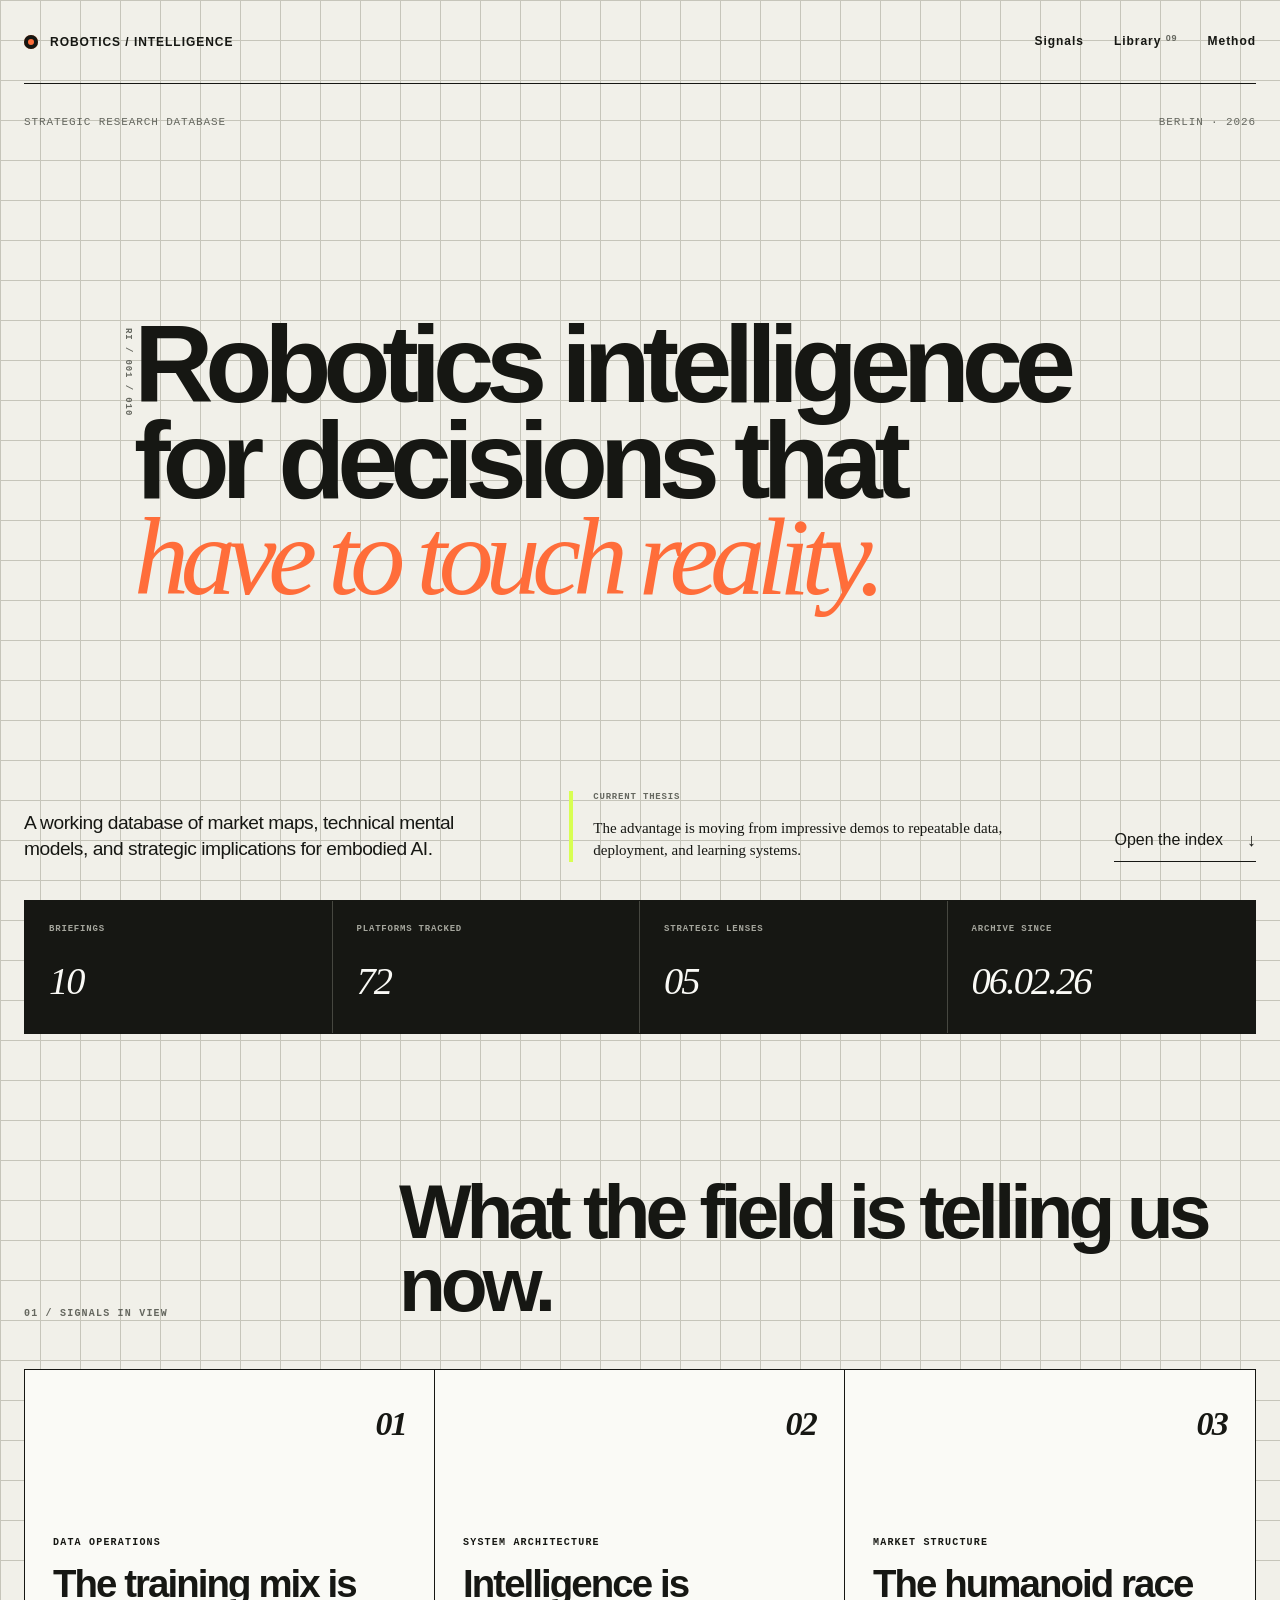
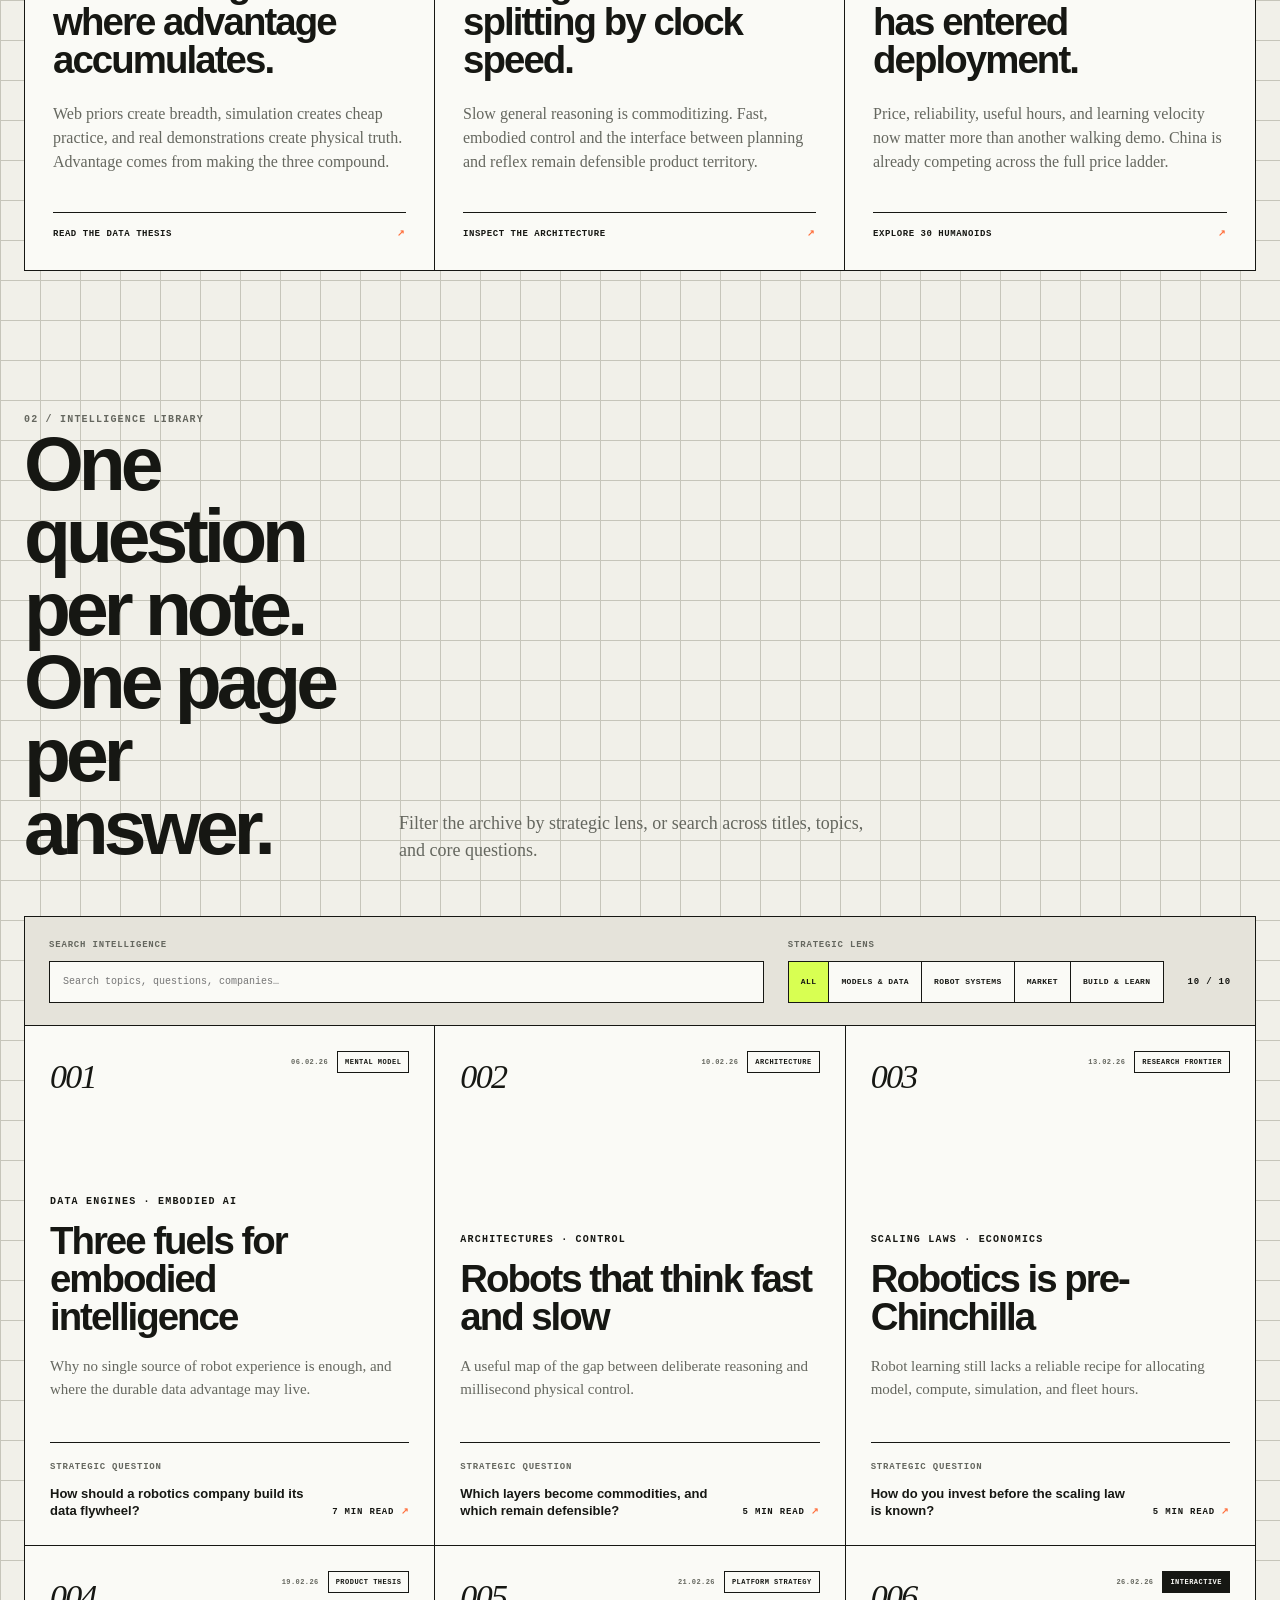
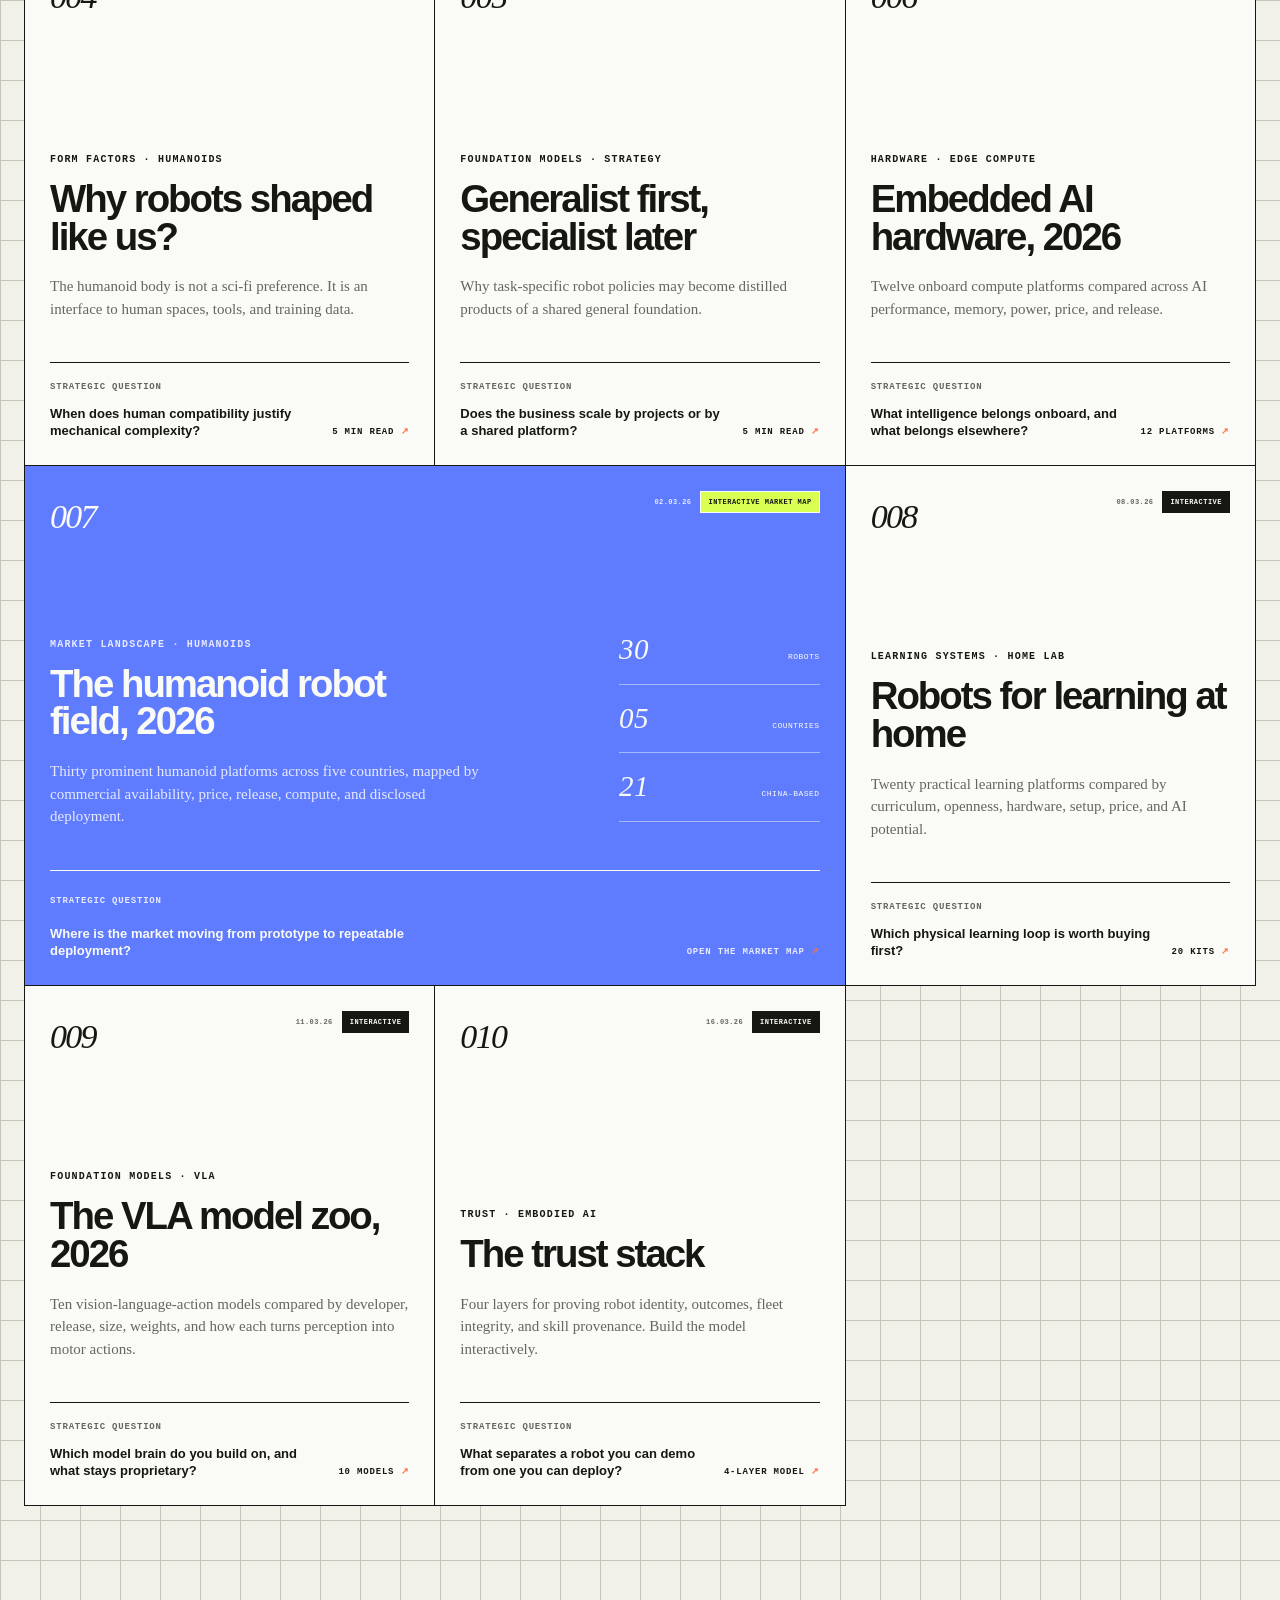
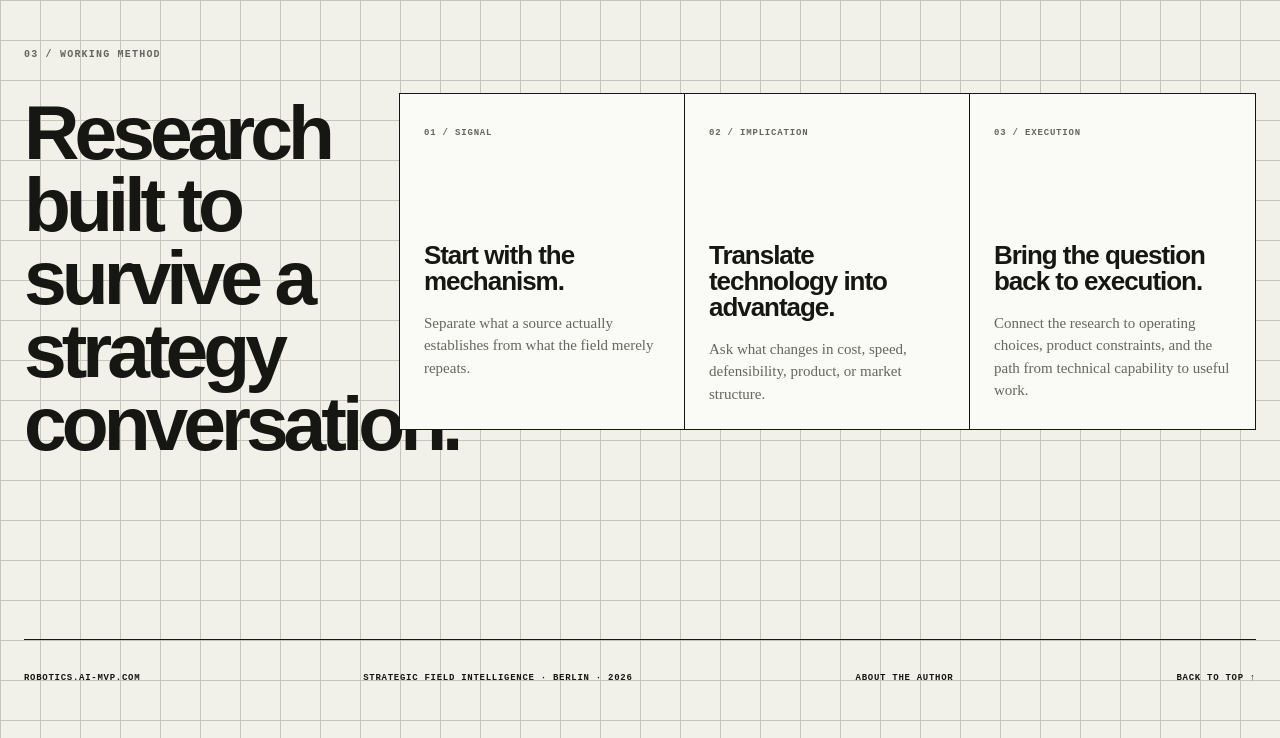
<file: index.html>
<!doctype html>
<html lang="en">
  <head>
    <meta charset="UTF-8" />
    <meta name="viewport" content="width=device-width, initial-scale=1.0" />
    <meta
      name="description"
      content="A strategic intelligence database on robotics, embodied AI, humanoids, and the systems that turn research into deployment."
    />
    <meta name="theme-color" content="#f1f0e9" />
    <meta property="og:title" content="Robotics Intelligence | AI MVP" />
    <meta
      property="og:description"
      content="Strategic field intelligence on robotics, embodied AI, and physical intelligence."
    />
    <meta property="og:type" content="website" />
    <title>Robotics Intelligence | AI MVP</title>
    <link rel="icon" href="./favicon.svg" type="image/svg+xml" />
    <link rel="stylesheet" href="./styles.css?v=16" />
    <script src="./main.js?v=11" defer></script>
  </head>
  <body class="intelligence-home">
    <div class="progress" aria-hidden="true"><span></span></div>

    <header class="site-header">
      <a class="wordmark" href="#top" aria-label="Robotics Intelligence, home">
        <span class="wordmark-mark" aria-hidden="true"></span>
        <span>ROBOTICS / INTELLIGENCE</span>
      </a>
      <nav aria-label="Primary navigation">
        <a href="#signals">Signals</a>
        <a href="#library">Library <span>09</span></a>
        <a href="#about">Method</a>
      </nav>
    </header>

    <main id="top">
      <section class="intelligence-hero" aria-labelledby="hero-title">
        <div class="hero-kicker reveal">
          <span>Strategic research database</span>
          <span>Berlin · 2026</span>
        </div>

        <div class="intelligence-hero-copy">
          <p class="hero-index reveal">RI / 001 / 010</p>
          <h1 id="hero-title" class="reveal">
            Robotics intelligence<br />
            for decisions that<br />
            <em>have to touch reality.</em>
          </h1>
        </div>

        <div class="intelligence-hero-bottom reveal">
          <p>
            A working database of market maps, technical mental models, and
            strategic implications for embodied AI.
          </p>
          <div class="hero-brief">
            <span>Current thesis</span>
            <strong>
              The advantage is moving from impressive demos to repeatable
              data, deployment, and learning systems.
            </strong>
          </div>
          <a class="down-link" href="#library">
            Open the index
            <span aria-hidden="true">↓</span>
          </a>
        </div>
      </section>

      <section class="database-status" aria-label="Database coverage">
        <div>
          <span>Briefings</span>
          <strong>10</strong>
        </div>
        <div>
          <span>Platforms tracked</span>
          <strong>72</strong>
        </div>
        <div>
          <span>Strategic lenses</span>
          <strong>05</strong>
        </div>
        <div>
          <span>Archive since</span>
          <strong>06.02.26</strong>
        </div>
      </section>

      <section id="signals" class="signal-board" aria-labelledby="signals-title">
        <div class="signal-heading">
          <p class="section-label">01 / Signals in view</p>
          <h2 id="signals-title">What the field is telling us now.</h2>
        </div>

        <div class="signal-grid">
          <article>
            <span class="signal-number">01</span>
            <p class="eyebrow">Data operations</p>
            <h3>The training mix is where advantage accumulates.</h3>
            <p>
              Web priors create breadth, simulation creates cheap practice,
              and real demonstrations create physical truth. Advantage comes
              from making the three compound.
            </p>
            <a href="./notes/001-three-fuels-for-embodied-intelligence/">
              Read the data thesis <span aria-hidden="true">↗</span>
            </a>
          </article>
          <article>
            <span class="signal-number">02</span>
            <p class="eyebrow">System architecture</p>
            <h3>Intelligence is splitting by clock speed.</h3>
            <p>
              Slow general reasoning is commoditizing. Fast, embodied control
              and the interface between planning and reflex remain defensible
              product territory.
            </p>
            <a href="./notes/002-thinking-fast-and-slow-for-robots/">
              Inspect the architecture <span aria-hidden="true">↗</span>
            </a>
          </article>
          <article>
            <span class="signal-number">03</span>
            <p class="eyebrow">Market structure</p>
            <h3>The humanoid race has entered deployment.</h3>
            <p>
              Price, reliability, useful hours, and learning velocity now
              matter more than another walking demo. China is already
              competing across the full price ladder.
            </p>
            <a href="./notes/007-humanoid-robot-field-2026/">
              Explore 30 humanoids <span aria-hidden="true">↗</span>
            </a>
          </article>
        </div>
      </section>

      <section id="library" class="intelligence-library" aria-labelledby="library-title">
        <div class="library-heading">
          <div>
            <p class="section-label">02 / Intelligence library</p>
            <h2 id="library-title">One question per note.<br />One page per answer.</h2>
          </div>
          <p>
            Filter the archive by strategic lens, or search across titles,
            topics, and core questions.
          </p>
        </div>

        <div class="library-controls">
          <label class="library-search">
            <span>Search intelligence</span>
            <input
              id="note-search"
              type="search"
              placeholder="Search topics, questions, companies…"
              autocomplete="off"
            />
          </label>
          <div class="library-filters" aria-label="Filter notes by strategic lens">
            <span>Strategic lens</span>
            <div>
              <button class="library-chip active" type="button" data-note-filter="all">All</button>
              <button class="library-chip" type="button" data-note-filter="models">Models &amp; data</button>
              <button class="library-chip" type="button" data-note-filter="systems">Robot systems</button>
              <button class="library-chip" type="button" data-note-filter="market">Market</button>
              <button class="library-chip" type="button" data-note-filter="learning">Build &amp; learn</button>
            </div>
          </div>
          <span class="library-count" id="note-count" aria-live="polite">10 / 10</span>
        </div>

        <div class="intelligence-grid" id="note-grid">
          <article
            class="intelligence-card"
            data-note-topics="models systems"
            data-note-search="three fuels embodied intelligence data engines web data simulation real robot demonstrations training advantage"
          >
            <a href="./notes/001-three-fuels-for-embodied-intelligence/">
              <header>
                <span class="card-id">001</span>
                <time class="card-date" datetime="2026-02-06">06.02.26</time>
                <span class="card-status">Mental model</span>
              </header>
              <div>
                <p class="eyebrow">Data engines · Embodied AI</p>
                <h3>Three fuels for embodied intelligence</h3>
                <p>
                  Why no single source of robot experience is enough, and
                  where the durable data advantage may live.
                </p>
              </div>
              <footer>
                <span>Strategic question</span>
                <strong>How should a robotics company build its data flywheel?</strong>
                <small>7 min read <i aria-hidden="true">↗</i></small>
              </footer>
            </a>
          </article>

          <article
            class="intelligence-card"
            data-note-topics="models systems"
            data-note-search="thinking fast slow robots system one system two vla architecture control reflex reasoning planning"
          >
            <a href="./notes/002-thinking-fast-and-slow-for-robots/">
              <header>
                <span class="card-id">002</span>
                <time class="card-date" datetime="2026-02-10">10.02.26</time>
                <span class="card-status">Architecture</span>
              </header>
              <div>
                <p class="eyebrow">Architectures · Control</p>
                <h3>Robots that think fast and slow</h3>
                <p>
                  A useful map of the gap between deliberate reasoning and
                  millisecond physical control.
                </p>
              </div>
              <footer>
                <span>Strategic question</span>
                <strong>Which layers become commodities, and which remain defensible?</strong>
                <small>5 min read <i aria-hidden="true">↗</i></small>
              </footer>
            </a>
          </article>

          <article
            class="intelligence-card"
            data-note-topics="models"
            data-note-search="robotics pre chinchilla scaling laws compute data models embodied ai recipe economics"
          >
            <a href="./notes/003-robotics-is-pre-chinchilla/">
              <header>
                <span class="card-id">003</span>
                <time class="card-date" datetime="2026-02-13">13.02.26</time>
                <span class="card-status">Research frontier</span>
              </header>
              <div>
                <p class="eyebrow">Scaling laws · Economics</p>
                <h3>Robotics is pre-Chinchilla</h3>
                <p>
                  Robot learning still lacks a reliable recipe for allocating
                  model, compute, simulation, and fleet hours.
                </p>
              </div>
              <footer>
                <span>Strategic question</span>
                <strong>How do you invest before the scaling law is known?</strong>
                <small>5 min read <i aria-hidden="true">↗</i></small>
              </footer>
            </a>
          </article>

          <article
            class="intelligence-card"
            data-note-topics="systems market"
            data-note-search="humanoid form factor embodiment human world tools video data arms legs interface"
          >
            <a href="./notes/004-why-the-humanoid-form-factor/">
              <header>
                <span class="card-id">004</span>
                <time class="card-date" datetime="2026-02-19">19.02.26</time>
                <span class="card-status">Product thesis</span>
              </header>
              <div>
                <p class="eyebrow">Form factors · Humanoids</p>
                <h3>Why robots shaped like us?</h3>
                <p>
                  The humanoid body is not a sci-fi preference. It is an
                  interface to human spaces, tools, and training data.
                </p>
              </div>
              <footer>
                <span>Strategic question</span>
                <strong>When does human compatibility justify mechanical complexity?</strong>
                <small>5 min read <i aria-hidden="true">↗</i></small>
              </footer>
            </a>
          </article>

          <article
            class="intelligence-card"
            data-note-topics="models market"
            data-note-search="generalist specialist foundation models strategy groot fine tuning distillation task policies"
          >
            <a href="./notes/005-generalist-first-specialist-later/">
              <header>
                <span class="card-id">005</span>
                <time class="card-date" datetime="2026-02-21">21.02.26</time>
                <span class="card-status">Platform strategy</span>
              </header>
              <div>
                <p class="eyebrow">Foundation models · Strategy</p>
                <h3>Generalist first, specialist later</h3>
                <p>
                  Why task-specific robot policies may become distilled
                  products of a shared general foundation.
                </p>
              </div>
              <footer>
                <span>Strategic question</span>
                <strong>Does the business scale by projects or by a shared platform?</strong>
                <small>5 min read <i aria-hidden="true">↗</i></small>
              </footer>
            </a>
          </article>

          <article
            class="intelligence-card"
            data-note-topics="systems learning"
            data-note-search="embedded ai hardware 2026 jetson thor orin raspberry pi hailo edge compute memory power price"
          >
            <a href="./notes/006-embedded-ai-hardware-2026/">
              <header>
                <span class="card-id">006</span>
                <time class="card-date" datetime="2026-02-26">26.02.26</time>
                <span class="card-status live">Interactive</span>
              </header>
              <div>
                <p class="eyebrow">Hardware · Edge compute</p>
                <h3>Embedded AI hardware, 2026</h3>
                <p>
                  Twelve onboard compute platforms compared across AI
                  performance, memory, power, price, and release.
                </p>
              </div>
              <footer>
                <span>Strategic question</span>
                <strong>What intelligence belongs onboard, and what belongs elsewhere?</strong>
                <small>12 platforms <i aria-hidden="true">↗</i></small>
              </footer>
            </a>
          </article>

          <article
            class="intelligence-card intelligence-card-featured"
            data-note-topics="market systems"
            data-note-search="humanoid robot field 2026 market map neura 4ne1 china usa germany price availability deployments units"
          >
            <a href="./notes/007-humanoid-robot-field-2026/">
              <header>
                <span class="card-id">007</span>
                <time class="card-date" datetime="2026-03-02">02.03.26</time>
                <span class="card-status live">Interactive market map</span>
              </header>
              <div>
                <p class="eyebrow">Market landscape · Humanoids</p>
                <h3>The humanoid robot field, 2026</h3>
                <p>
                  Thirty prominent humanoid platforms across five countries,
                  mapped by commercial availability, price, release, compute,
                  and disclosed deployment.
                </p>
              </div>
              <div class="featured-metrics" aria-label="Market map coverage">
                <span><strong>30</strong> robots</span>
                <span><strong>05</strong> countries</span>
                <span><strong>21</strong> China-based</span>
              </div>
              <footer>
                <span>Strategic question</span>
                <strong>Where is the market moving from prototype to repeatable deployment?</strong>
                <small>Open the market map <i aria-hidden="true">↗</i></small>
              </footer>
            </a>
          </article>

          <article
            class="intelligence-card"
            data-note-topics="learning systems"
            data-note-search="robots learning home diy robotics kits ros turtlebot lerobot arms cars quadruped education comparison"
          >
            <a href="./notes/008-home-robot-learning-kits/">
              <header>
                <span class="card-id">008</span>
                <time class="card-date" datetime="2026-03-08">08.03.26</time>
                <span class="card-status live">Interactive</span>
              </header>
              <div>
                <p class="eyebrow">Learning systems · Home lab</p>
                <h3>Robots for learning at home</h3>
                <p>
                  Twenty practical learning platforms compared by curriculum,
                  openness, hardware, setup, price, and AI potential.
                </p>
              </div>
              <footer>
                <span>Strategic question</span>
                <strong>Which physical learning loop is worth buying first?</strong>
                <small>20 kits <i aria-hidden="true">↗</i></small>
              </footer>
            </a>
          </article>

          <article
            class="intelligence-card"
            data-note-topics="models systems"
            data-note-search="vla vision language action models zoo rt-2 openvla octo pi0 pi0.5 groot helix gemini robotics smolvla rdt diffusion flow matching tokens foundation policy open weights"
          >
            <a href="./notes/009-vision-language-action-models/">
              <header>
                <span class="card-id">009</span>
                <time class="card-date" datetime="2026-03-11">11.03.26</time>
                <span class="card-status live">Interactive</span>
              </header>
              <div>
                <p class="eyebrow">Foundation models · VLA</p>
                <h3>The VLA model zoo, 2026</h3>
                <p>
                  Ten vision-language-action models compared by developer,
                  release, size, weights, and how each turns perception into
                  motor actions.
                </p>
              </div>
              <footer>
                <span>Strategic question</span>
                <strong>Which model brain do you build on, and what stays proprietary?</strong>
                <small>10 models <i aria-hidden="true">↗</i></small>
              </footer>
            </a>
          </article>

          <article
            class="intelligence-card"
            data-note-topics="systems market"
            data-note-search="trust stack verifiable attestation confidential computing thor outcome evidence fleet revocation blast radius skill provenance marketplace default-deny assurance insurable deployment regulated governance"
          >
            <a href="./notes/010-the-trust-stack/">
              <header>
                <span class="card-id">010</span>
                <time class="card-date" datetime="2026-03-16">16.03.26</time>
                <span class="card-status live">Interactive</span>
              </header>
              <div>
                <p class="eyebrow">Trust · Embodied AI</p>
                <h3>The trust stack</h3>
                <p>
                  Four layers for proving robot identity, outcomes, fleet
                  integrity, and skill provenance. Build the model interactively.
                </p>
              </div>
              <footer>
                <span>Strategic question</span>
                <strong>What separates a robot you can demo from one you can deploy?</strong>
                <small>4-layer model <i aria-hidden="true">↗</i></small>
              </footer>
            </a>
          </article>
        </div>

        <p class="library-empty" id="library-empty" hidden>
          No notes match this view. Try another lens or search term.
        </p>
      </section>

      <section id="about" class="intelligence-method" aria-labelledby="method-title">
        <div>
          <p class="section-label">03 / Working method</p>
          <h2 id="method-title">Research built to survive a strategy conversation.</h2>
        </div>
        <div class="method-steps">
          <article>
            <span>01 / Signal</span>
            <h3>Start with the mechanism.</h3>
            <p>
              Separate what a source actually establishes from what the field
              merely repeats.
            </p>
          </article>
          <article>
            <span>02 / Implication</span>
            <h3>Translate technology into advantage.</h3>
            <p>
              Ask what changes in cost, speed, defensibility, product, or
              market structure.
            </p>
          </article>
          <article>
            <span>03 / Execution</span>
            <h3>Bring the question back to execution.</h3>
            <p>
              Connect the research to operating choices, product constraints,
              and the path from technical capability to useful work.
            </p>
          </article>
        </div>
      </section>
    </main>

    <footer class="site-footer">
      <span>robotics.ai-mvp.com</span>
      <span>Strategic field intelligence · Berlin · 2026</span>
      <a href="https://ai-mvp.com/">About the author</a>
      <a href="#top">Back to top ↑</a>
    </footer>
  </body>
</html>
</file>
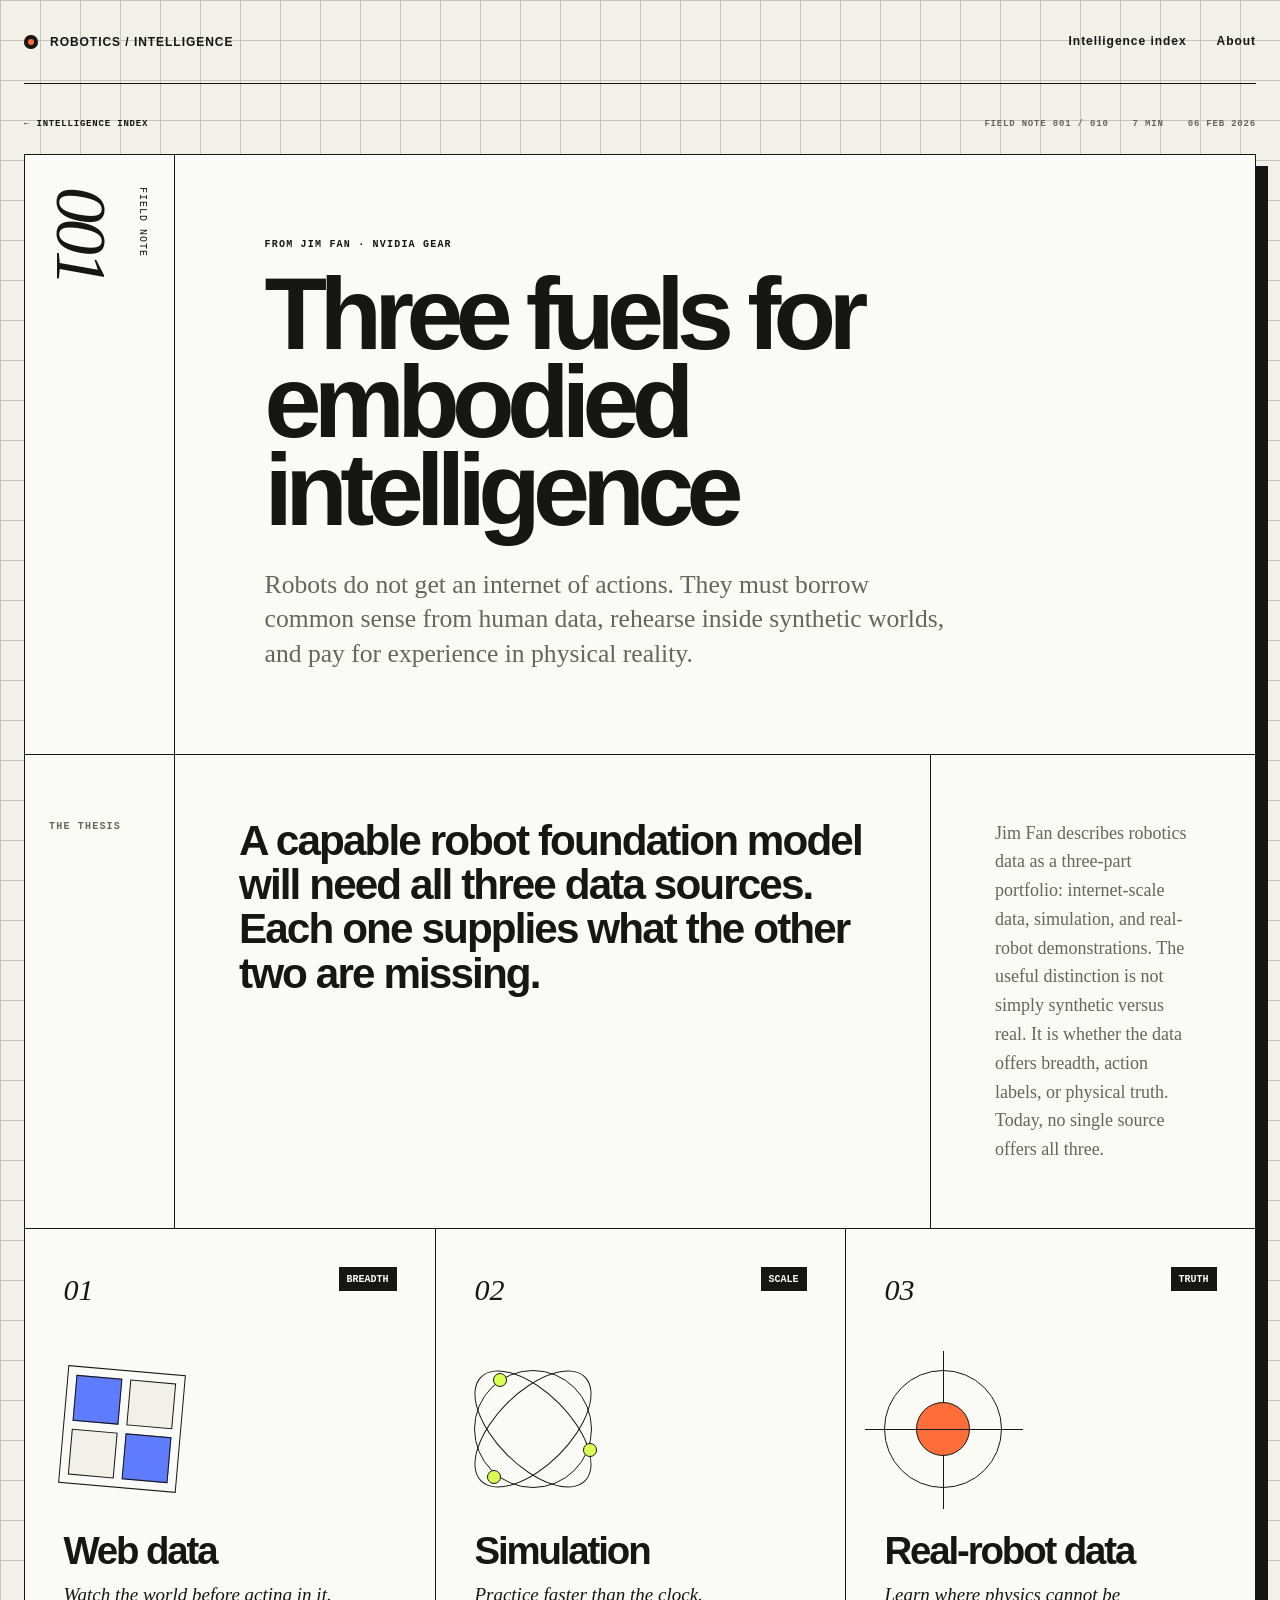
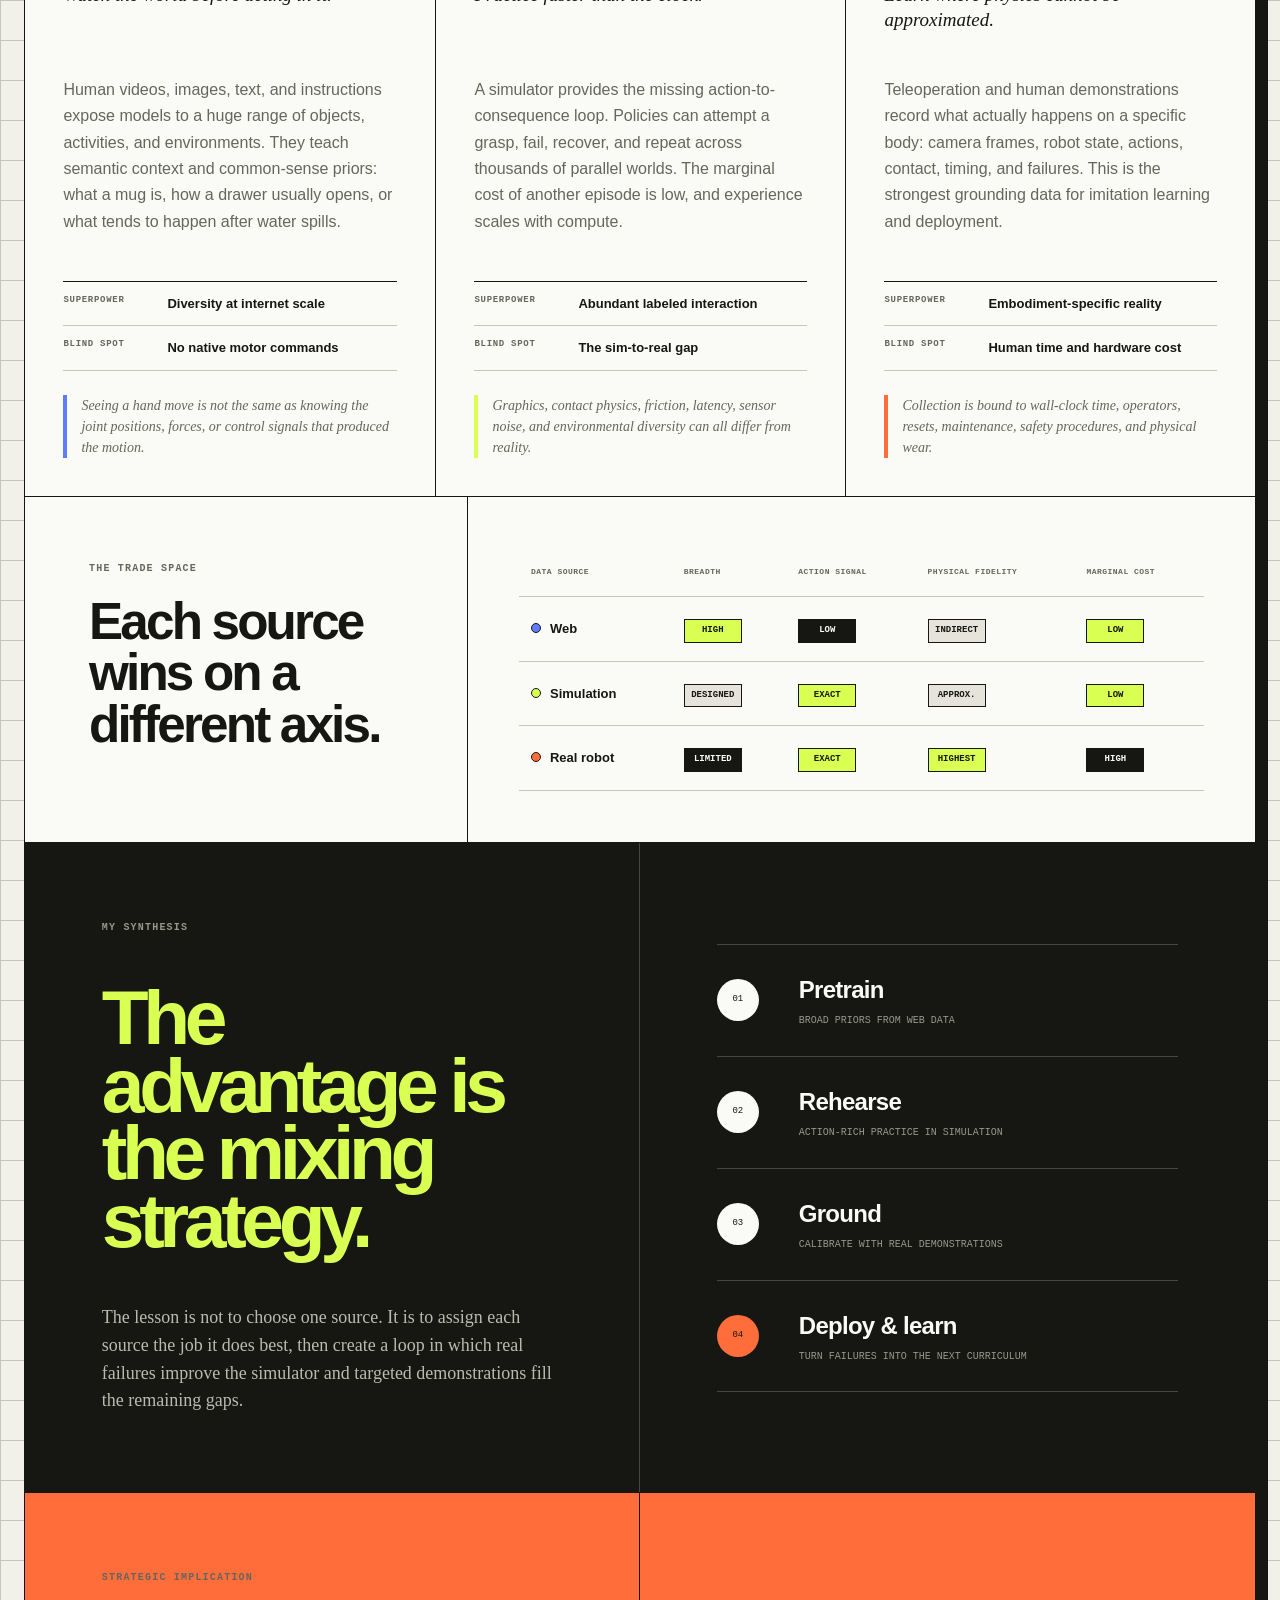
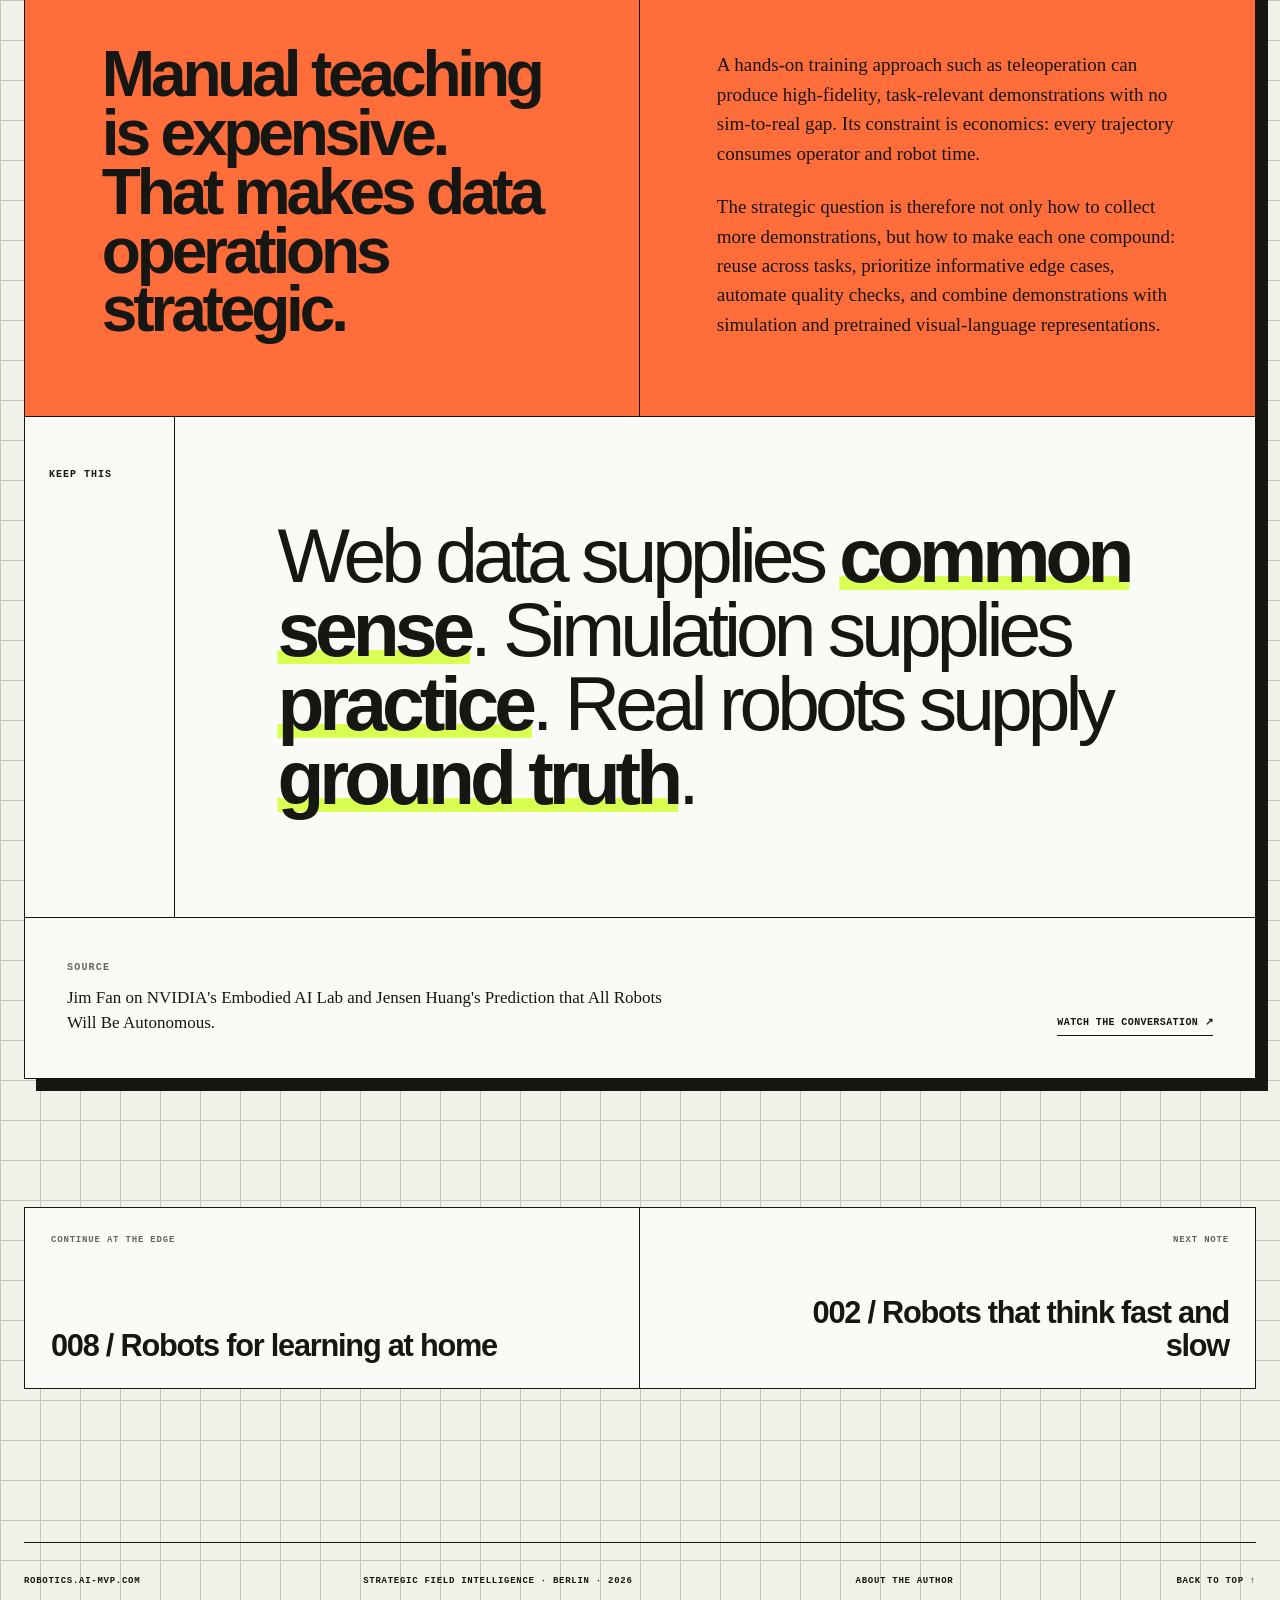
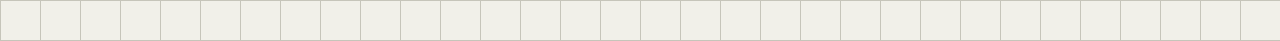
<file: notes/001-three-fuels-for-embodied-intelligence/index.html>
<!doctype html>
<html lang="en">
  <head>
    <meta charset="UTF-8" />
    <meta name="viewport" content="width=device-width, initial-scale=1.0" />
    <base href="../../" />
    <meta name="description" content="Why robot foundation models need web data, simulation, and real-world demonstrations." />
    <meta name="theme-color" content="#f1f0e9" />
    <meta property="og:title" content="Three fuels for embodied intelligence | Robotics Intelligence" />
    <meta property="og:description" content="Why robot foundation models need web data, simulation, and real-world demonstrations." />
    <meta property="og:type" content="article" />
    <link rel="canonical" href="https://robotics.ai-mvp.com/notes/001-three-fuels-for-embodied-intelligence/" />
    <title>Three fuels for embodied intelligence | Robotics Intelligence</title>
    <link rel="icon" href="./favicon.svg" type="image/svg+xml" />
    <link rel="stylesheet" href="./styles.css?v=16" />
    <script src="./main.js?v=11" defer></script>

  </head>
  <body class="note-site">
    <div class="progress" aria-hidden="true"><span></span></div>

    <header class="site-header note-site-header">
      <a class="wordmark" href="./" aria-label="Robotics Intelligence, home">
        <span class="wordmark-mark" aria-hidden="true"></span>
        <span>ROBOTICS / INTELLIGENCE</span>
      </a>
      <nav aria-label="Primary navigation">
        <a href="./#library">Intelligence index</a>
        <a href="./#about">About</a>
      </nav>
    </header>

    <main id="top" class="note-page">
      <section class="note-context" aria-label="Note context">
        <a href="./#library"><span aria-hidden="true">←</span> Intelligence index</a>
        <div>
          <span>Field note 001 / 010</span>
          <span>7 min</span>
          <time datetime="2026-02-06">06 Feb 2026</time>
        </div>
      </section>

<article id="note-001" class="learning-note standalone-note">
        <header class="article-header">
          <div class="article-id">
            <span>FIELD NOTE</span>
            <strong>001</strong>
          </div>
          <div class="article-title">
            <p class="eyebrow">From Jim Fan · NVIDIA GEAR</p>
            <h2>Three fuels for<br />embodied intelligence</h2>
            <p class="dek">
              Robots do not get an internet of actions. They must borrow
              common sense from human data, rehearse inside synthetic worlds,
              and pay for experience in physical reality.
            </p>
          </div>
        </header>

        <section class="thesis">
          <p class="section-label">The thesis</p>
          <blockquote>
            A capable robot foundation model will need all three data sources.
            Each one supplies what the other two are missing.
          </blockquote>
          <p class="body-copy">
            Jim Fan describes robotics data as a three-part portfolio:
            internet-scale data, simulation, and real-robot demonstrations.
            The useful distinction is not simply synthetic versus real. It is
            whether the data offers breadth, action labels, or physical truth.
            Today, no single source offers all three.
          </p>
        </section>

        <section class="data-cards" aria-label="Three types of robotics data">
          <article class="data-card web-card reveal">
            <header>
              <span class="card-number">01</span>
              <span class="card-tag">BREADTH</span>
            </header>
            <div class="card-icon" aria-hidden="true">
              <span></span><span></span><span></span><span></span>
            </div>
            <h3>Web data</h3>
            <p class="card-lead">Watch the world before acting in it.</p>
            <p>
              Human videos, images, text, and instructions expose models to a
              huge range of objects, activities, and environments. They teach
              semantic context and common-sense priors: what a mug is, how a
              drawer usually opens, or what tends to happen after water spills.
            </p>
            <dl>
              <div>
                <dt>Superpower</dt>
                <dd>Diversity at internet scale</dd>
              </div>
              <div>
                <dt>Blind spot</dt>
                <dd>No native motor commands</dd>
              </div>
            </dl>
            <p class="card-footnote">
              Seeing a hand move is not the same as knowing the joint
              positions, forces, or control signals that produced the motion.
            </p>
          </article>

          <article class="data-card sim-card reveal">
            <header>
              <span class="card-number">02</span>
              <span class="card-tag">SCALE</span>
            </header>
            <div class="card-icon orbit" aria-hidden="true">
              <span></span><span></span><span></span>
            </div>
            <h3>Simulation</h3>
            <p class="card-lead">Practice faster than the clock.</p>
            <p>
              A simulator provides the missing action-to-consequence loop.
              Policies can attempt a grasp, fail, recover, and repeat across
              thousands of parallel worlds. The marginal cost of another
              episode is low, and experience scales with compute.
            </p>
            <dl>
              <div>
                <dt>Superpower</dt>
                <dd>Abundant labeled interaction</dd>
              </div>
              <div>
                <dt>Blind spot</dt>
                <dd>The sim-to-real gap</dd>
              </div>
            </dl>
            <p class="card-footnote">
              Graphics, contact physics, friction, latency, sensor noise, and
              environmental diversity can all differ from reality.
            </p>
          </article>

          <article class="data-card real-card reveal">
            <header>
              <span class="card-number">03</span>
              <span class="card-tag">TRUTH</span>
            </header>
            <div class="card-icon crosshair" aria-hidden="true">
              <span></span><span></span><span></span>
            </div>
            <h3>Real-robot data</h3>
            <p class="card-lead">Learn where physics cannot be approximated.</p>
            <p>
              Teleoperation and human demonstrations record what actually
              happens on a specific body: camera frames, robot state, actions,
              contact, timing, and failures. This is the strongest grounding
              data for imitation learning and deployment.
            </p>
            <dl>
              <div>
                <dt>Superpower</dt>
                <dd>Embodiment-specific reality</dd>
              </div>
              <div>
                <dt>Blind spot</dt>
                <dd>Human time and hardware cost</dd>
              </div>
            </dl>
            <p class="card-footnote">
              Collection is bound to wall-clock time, operators, resets,
              maintenance, safety procedures, and physical wear.
            </p>
          </article>
        </section>

        <section class="comparison" aria-labelledby="comparison-title">
          <div class="comparison-heading">
            <p class="section-label">The trade space</p>
            <h3 id="comparison-title">Each source wins on a different axis.</h3>
          </div>
          <div class="matrix-wrap">
            <table>
              <thead>
                <tr>
                  <th scope="col">Data source</th>
                  <th scope="col">Breadth</th>
                  <th scope="col">Action signal</th>
                  <th scope="col">Physical fidelity</th>
                  <th scope="col">Marginal cost</th>
                </tr>
              </thead>
              <tbody>
                <tr>
                  <th scope="row"><span class="dot web"></span>Web</th>
                  <td><span class="rating high">High</span></td>
                  <td><span class="rating low">Low</span></td>
                  <td><span class="rating mid">Indirect</span></td>
                  <td><span class="rating high">Low</span></td>
                </tr>
                <tr>
                  <th scope="row"><span class="dot sim"></span>Simulation</th>
                  <td><span class="rating mid">Designed</span></td>
                  <td><span class="rating high">Exact</span></td>
                  <td><span class="rating mid">Approx.</span></td>
                  <td><span class="rating high">Low</span></td>
                </tr>
                <tr>
                  <th scope="row"><span class="dot real"></span>Real robot</th>
                  <td><span class="rating low">Limited</span></td>
                  <td><span class="rating high">Exact</span></td>
                  <td><span class="rating high">Highest</span></td>
                  <td><span class="rating low">High</span></td>
                </tr>
              </tbody>
            </table>
          </div>
        </section>

        <section class="synthesis" aria-labelledby="synthesis-title">
          <div class="synthesis-copy">
            <p class="section-label">My synthesis</p>
            <h3 id="synthesis-title">The advantage is the mixing strategy.</h3>
            <p>
              The lesson is not to choose one source. It is to assign each
              source the job it does best, then create a loop in which real
              failures improve the simulator and targeted demonstrations fill
              the remaining gaps.
            </p>
          </div>

          <div class="flywheel" aria-label="Data flywheel">
            <ol>
              <li>
                <span>01</span>
                <div><strong>Pretrain</strong><small>Broad priors from web data</small></div>
              </li>
              <li>
                <span>02</span>
                <div><strong>Rehearse</strong><small>Action-rich practice in simulation</small></div>
              </li>
              <li>
                <span>03</span>
                <div><strong>Ground</strong><small>Calibrate with real demonstrations</small></div>
              </li>
              <li>
                <span>04</span>
                <div><strong>Deploy & learn</strong><small>Turn failures into the next curriculum</small></div>
              </li>
            </ol>
          </div>
        </section>

        <section class="strategic-lens">
          <div>
            <p class="section-label">Strategic implication</p>
            <h3>Manual teaching is expensive. That makes data operations strategic.</h3>
          </div>
          <div>
            <p>
              A hands-on training approach such as teleoperation can produce
              high-fidelity, task-relevant demonstrations with no sim-to-real
              gap. Its constraint is economics: every trajectory consumes
              operator and robot time.
            </p>
            <p>
              The strategic question is therefore not only how to collect more
              demonstrations, but how to make each one compound: reuse across
              tasks, prioritize informative edge cases, automate quality
              checks, and combine demonstrations with simulation and pretrained
              visual-language representations.
            </p>
          </div>
        </section>

        <section class="takeaway">
          <span class="takeaway-label">Keep this</span>
          <p>
            Web data supplies <strong>common sense</strong>. Simulation supplies
            <strong>practice</strong>. Real robots supply
            <strong>ground truth</strong>.
          </p>
        </section>

        <footer class="source">
          <div>
            <p class="section-label">Source</p>
            <p>
              Jim Fan on NVIDIA's Embodied AI Lab and Jensen Huang's Prediction
              that All Robots Will Be Autonomous.
            </p>
          </div>
          <a
            href="https://www.youtube.com/watch?v=yMGGpMyW_vw"
            target="_blank"
            rel="noreferrer"
          >
            Watch the conversation <span aria-hidden="true">↗</span>
          </a>
        </footer>
      </article>

      <nav class="note-pagination" aria-label="More field notes">
          <a href="./notes/008-home-robot-learning-kits/">
            <span>Continue at the edge</span>
            <strong>008 / Robots for learning at home</strong>
          </a>
          <a href="./notes/002-thinking-fast-and-slow-for-robots/">
            <span>Next note</span>
            <strong>002 / Robots that think fast and slow</strong>
          </a>
      </nav>
    </main>

    <footer class="site-footer">
      <span>robotics.ai-mvp.com</span>
      <span>Strategic field intelligence · Berlin · 2026</span>
      <a href="https://ai-mvp.com/">About the author</a>
      <a href="#top">Back to top ↑</a>
    </footer>
  </body>
</html>
</file>
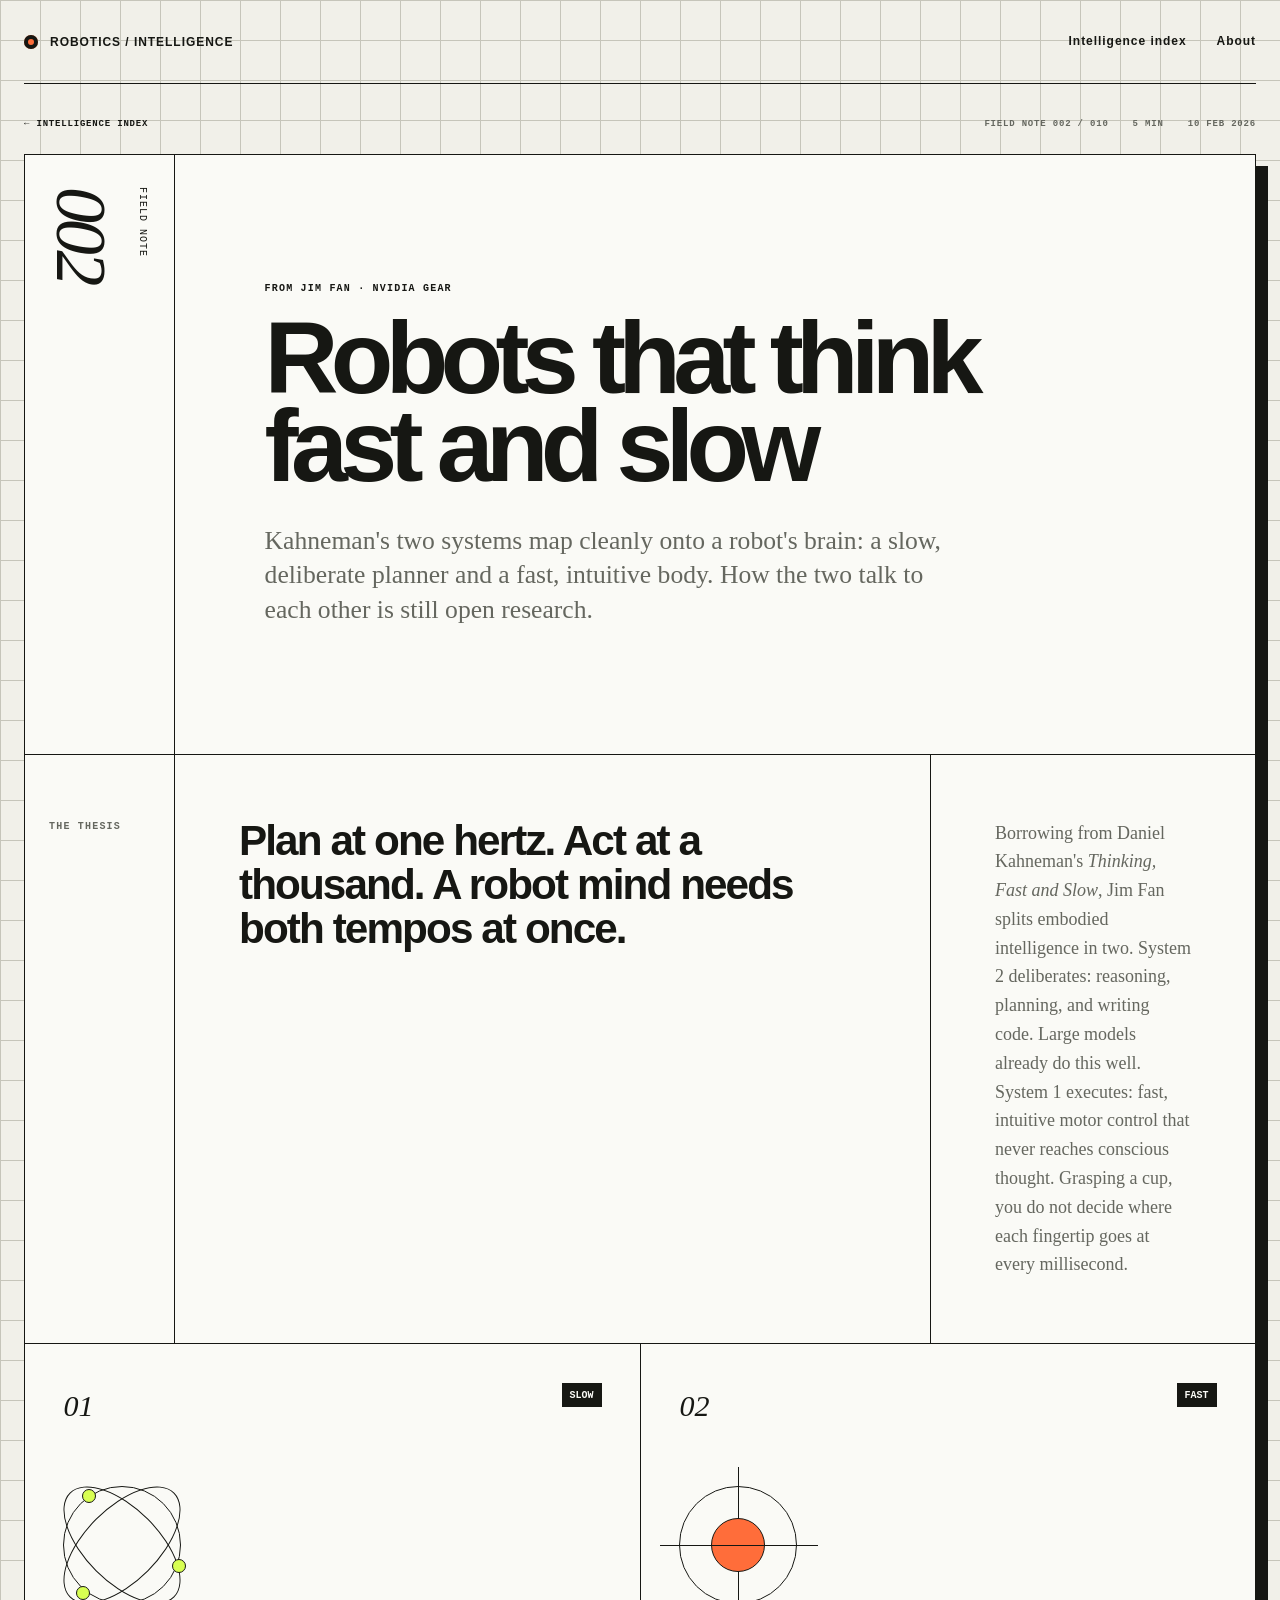
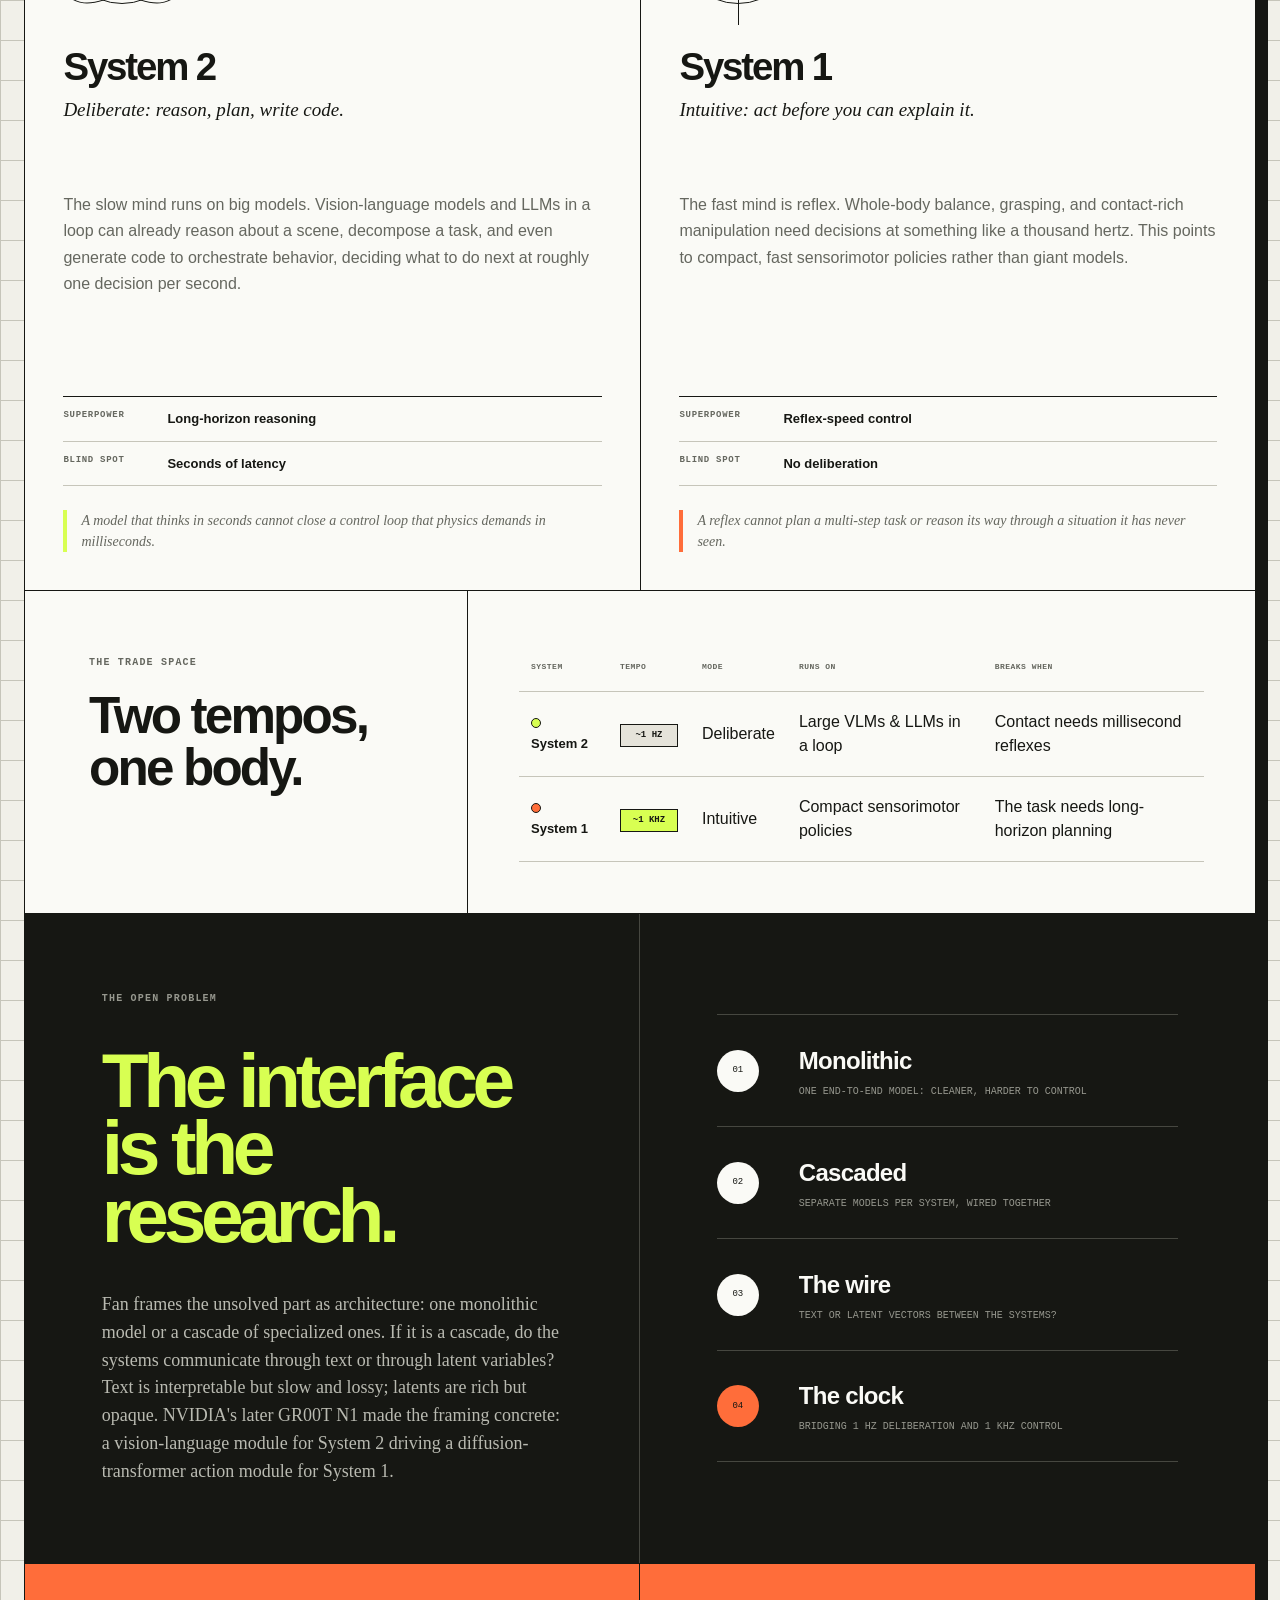
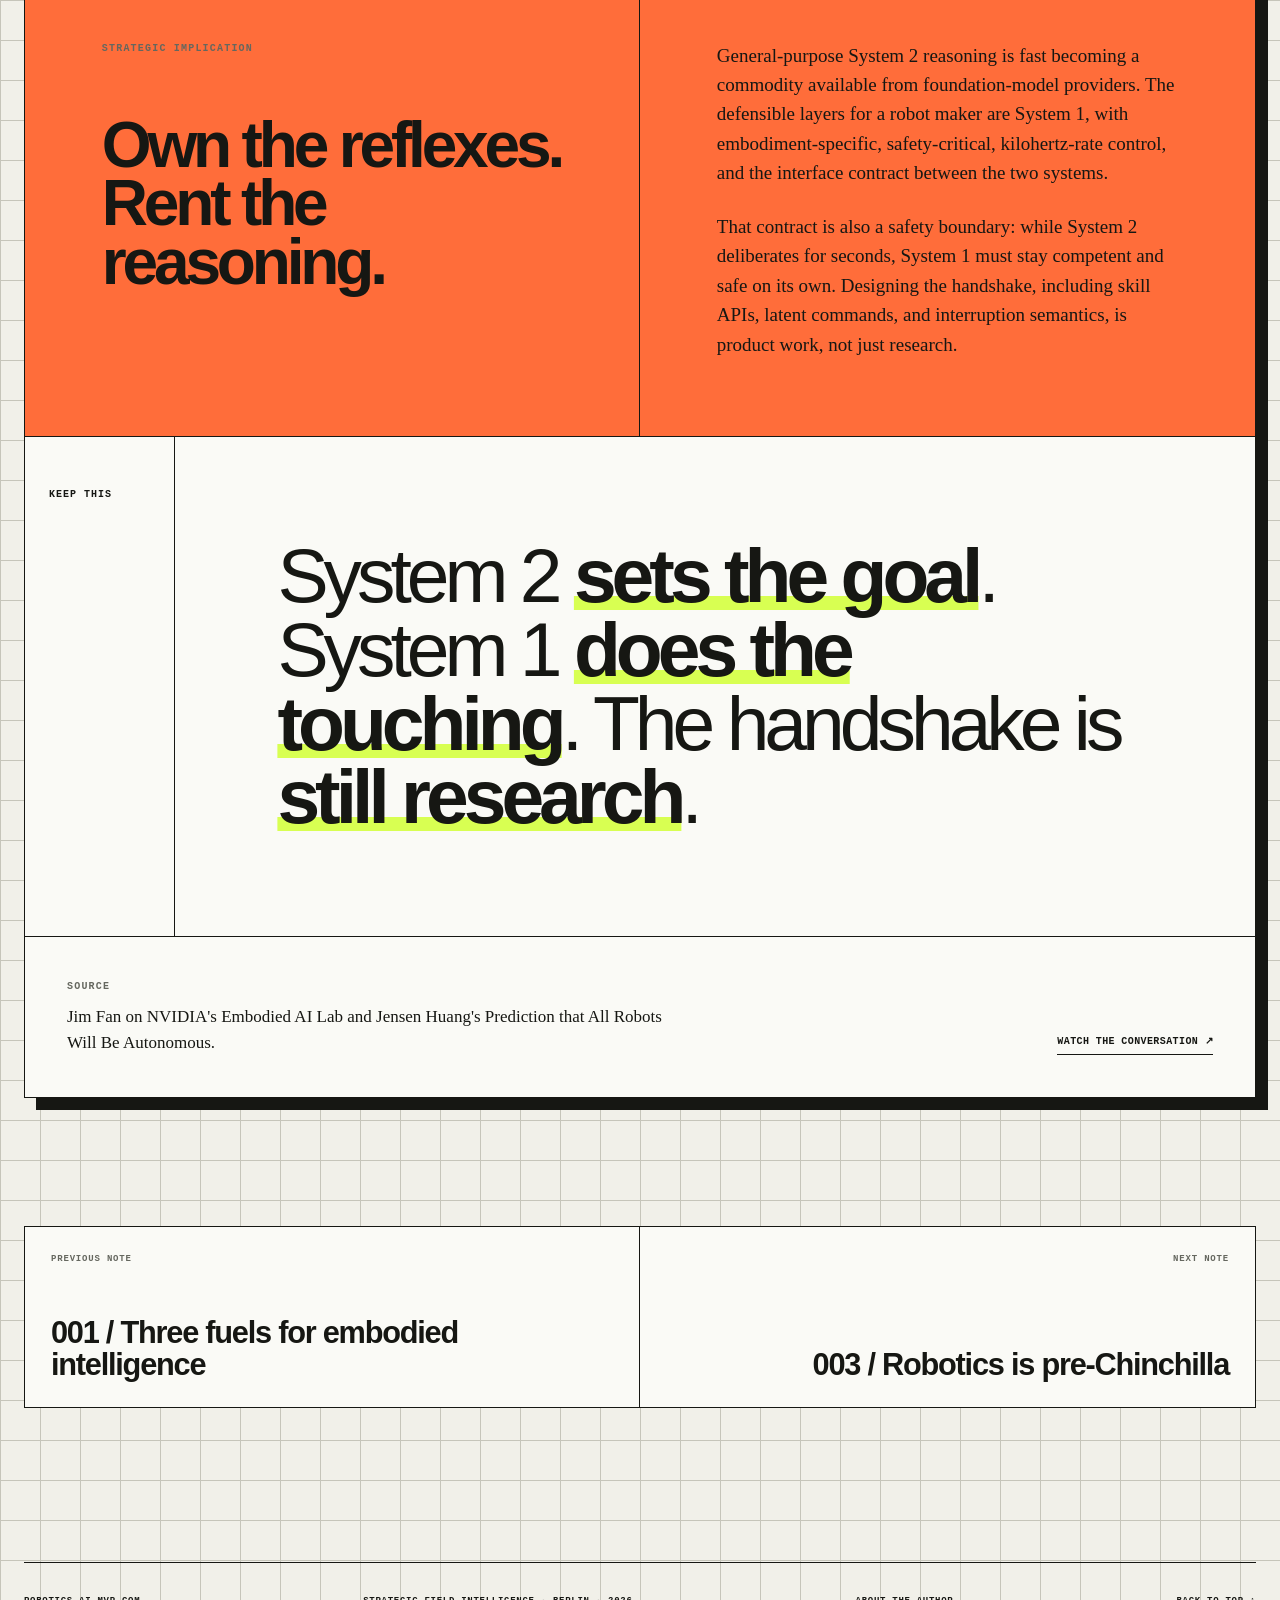
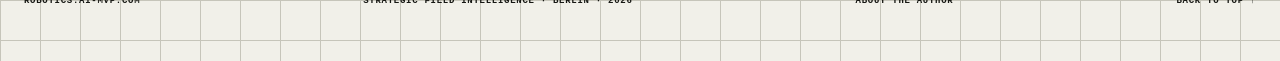
<file: notes/002-thinking-fast-and-slow-for-robots/index.html>
<!doctype html>
<html lang="en">
  <head>
    <meta charset="UTF-8" />
    <meta name="viewport" content="width=device-width, initial-scale=1.0" />
    <base href="../../" />
    <meta name="description" content="The strategic interface between slow reasoning and fast sensorimotor control." />
    <meta name="theme-color" content="#f1f0e9" />
    <meta property="og:title" content="Robots that think fast and slow | Robotics Intelligence" />
    <meta property="og:description" content="The strategic interface between slow reasoning and fast sensorimotor control." />
    <meta property="og:type" content="article" />
    <link rel="canonical" href="https://robotics.ai-mvp.com/notes/002-thinking-fast-and-slow-for-robots/" />
    <title>Robots that think fast and slow | Robotics Intelligence</title>
    <link rel="icon" href="./favicon.svg" type="image/svg+xml" />
    <link rel="stylesheet" href="./styles.css?v=16" />
    <script src="./main.js?v=11" defer></script>

  </head>
  <body class="note-site">
    <div class="progress" aria-hidden="true"><span></span></div>

    <header class="site-header note-site-header">
      <a class="wordmark" href="./" aria-label="Robotics Intelligence, home">
        <span class="wordmark-mark" aria-hidden="true"></span>
        <span>ROBOTICS / INTELLIGENCE</span>
      </a>
      <nav aria-label="Primary navigation">
        <a href="./#library">Intelligence index</a>
        <a href="./#about">About</a>
      </nav>
    </header>

    <main id="top" class="note-page">
      <section class="note-context" aria-label="Note context">
        <a href="./#library"><span aria-hidden="true">←</span> Intelligence index</a>
        <div>
          <span>Field note 002 / 010</span>
          <span>5 min</span>
          <time datetime="2026-02-10">10 Feb 2026</time>
        </div>
      </section>

<article id="note-002" class="learning-note standalone-note">
        <header class="article-header">
          <div class="article-id">
            <span>FIELD NOTE</span>
            <strong>002</strong>
          </div>
          <div class="article-title">
            <p class="eyebrow">From Jim Fan · NVIDIA GEAR</p>
            <h2>Robots that think<br />fast and slow</h2>
            <p class="dek">
              Kahneman's two systems map cleanly onto a robot's brain: a slow,
              deliberate planner and a fast, intuitive body. How the two talk
              to each other is still open research.
            </p>
          </div>
        </header>

        <section class="thesis">
          <p class="section-label">The thesis</p>
          <blockquote>
            Plan at one hertz. Act at a thousand. A robot mind needs both
            tempos at once.
          </blockquote>
          <p class="body-copy">
            Borrowing from Daniel Kahneman's <em>Thinking, Fast and Slow</em>,
            Jim Fan splits embodied intelligence in two. System 2 deliberates:
            reasoning, planning, and writing code. Large models already do this
            well. System 1 executes: fast, intuitive motor control that
            never reaches conscious thought. Grasping a cup, you do not decide
            where each fingertip goes at every millisecond.
          </p>
        </section>

        <section class="data-cards duo" aria-label="System 2 and System 1">
          <article class="data-card sim-card reveal">
            <header>
              <span class="card-number">01</span>
              <span class="card-tag">SLOW</span>
            </header>
            <div class="card-icon orbit" aria-hidden="true">
              <span></span><span></span><span></span>
            </div>
            <h3>System 2</h3>
            <p class="card-lead">Deliberate: reason, plan, write code.</p>
            <p>
              The slow mind runs on big models. Vision-language models and
              LLMs in a loop can already reason about a scene, decompose a
              task, and even generate code to orchestrate behavior, deciding
              what to do next at roughly one decision per second.
            </p>
            <dl>
              <div>
                <dt>Superpower</dt>
                <dd>Long-horizon reasoning</dd>
              </div>
              <div>
                <dt>Blind spot</dt>
                <dd>Seconds of latency</dd>
              </div>
            </dl>
            <p class="card-footnote">
              A model that thinks in seconds cannot close a control loop that
              physics demands in milliseconds.
            </p>
          </article>

          <article class="data-card real-card reveal">
            <header>
              <span class="card-number">02</span>
              <span class="card-tag">FAST</span>
            </header>
            <div class="card-icon crosshair" aria-hidden="true">
              <span></span><span></span><span></span>
            </div>
            <h3>System 1</h3>
            <p class="card-lead">Intuitive: act before you can explain it.</p>
            <p>
              The fast mind is reflex. Whole-body balance, grasping, and
              contact-rich manipulation need decisions at something like a
              thousand hertz. This points to compact, fast sensorimotor
              policies rather than giant models.
            </p>
            <dl>
              <div>
                <dt>Superpower</dt>
                <dd>Reflex-speed control</dd>
              </div>
              <div>
                <dt>Blind spot</dt>
                <dd>No deliberation</dd>
              </div>
            </dl>
            <p class="card-footnote">
              A reflex cannot plan a multi-step task or reason its way through
              a situation it has never seen.
            </p>
          </article>
        </section>

        <section class="comparison" aria-labelledby="comparison-002-title">
          <div class="comparison-heading">
            <p class="section-label">The trade space</p>
            <h3 id="comparison-002-title">Two tempos, one body.</h3>
          </div>
          <div class="matrix-wrap">
            <table>
              <thead>
                <tr>
                  <th scope="col">System</th>
                  <th scope="col">Tempo</th>
                  <th scope="col">Mode</th>
                  <th scope="col">Runs on</th>
                  <th scope="col">Breaks when</th>
                </tr>
              </thead>
              <tbody>
                <tr>
                  <th scope="row"><span class="dot sim"></span>System 2</th>
                  <td><span class="rating mid">~1 Hz</span></td>
                  <td>Deliberate</td>
                  <td>Large VLMs &amp; LLMs in a loop</td>
                  <td>Contact needs millisecond reflexes</td>
                </tr>
                <tr>
                  <th scope="row"><span class="dot real"></span>System 1</th>
                  <td><span class="rating high">~1 kHz</span></td>
                  <td>Intuitive</td>
                  <td>Compact sensorimotor policies</td>
                  <td>The task needs long-horizon planning</td>
                </tr>
              </tbody>
            </table>
          </div>
        </section>

        <section class="synthesis" aria-labelledby="synthesis-002-title">
          <div class="synthesis-copy">
            <p class="section-label">The open problem</p>
            <h3 id="synthesis-002-title">The interface is the research.</h3>
            <p>
              Fan frames the unsolved part as architecture: one monolithic
              model or a cascade of specialized ones. If it is a cascade, do
              the systems communicate through text or through latent
              variables? Text is interpretable but slow and lossy; latents
              are rich but opaque. NVIDIA's later GR00T N1 made the framing
              concrete: a vision-language module for System 2 driving a
              diffusion-transformer action module for System 1.
            </p>
          </div>

          <div class="flywheel" aria-label="Open architecture questions">
            <ol>
              <li>
                <span>01</span>
                <div><strong>Monolithic</strong><small>One end-to-end model: cleaner, harder to control</small></div>
              </li>
              <li>
                <span>02</span>
                <div><strong>Cascaded</strong><small>Separate models per system, wired together</small></div>
              </li>
              <li>
                <span>03</span>
                <div><strong>The wire</strong><small>Text or latent vectors between the systems?</small></div>
              </li>
              <li>
                <span>04</span>
                <div><strong>The clock</strong><small>Bridging 1 Hz deliberation and 1 kHz control</small></div>
              </li>
            </ol>
          </div>
        </section>

        <section class="strategic-lens">
          <div>
            <p class="section-label">Strategic implication</p>
            <h3>Own the reflexes. Rent the reasoning.</h3>
          </div>
          <div>
            <p>
              General-purpose System 2 reasoning is fast becoming a commodity
              available from foundation-model providers. The defensible layers
              for a robot maker are System 1, with embodiment-specific,
              safety-critical, kilohertz-rate control, and the interface
              contract between the two systems.
            </p>
            <p>
              That contract is also a safety boundary: while System 2
              deliberates for seconds, System 1 must stay competent and safe
              on its own. Designing the handshake, including skill APIs, latent
              commands, and interruption semantics, is product work, not just
              research.
            </p>
          </div>
        </section>

        <section class="takeaway">
          <span class="takeaway-label">Keep this</span>
          <p>
            System 2 <strong>sets the goal</strong>. System 1
            <strong>does the touching</strong>. The handshake is
            <strong>still research</strong>.
          </p>
        </section>

        <footer class="source">
          <div>
            <p class="section-label">Source</p>
            <p>
              Jim Fan on NVIDIA's Embodied AI Lab and Jensen Huang's Prediction
              that All Robots Will Be Autonomous.
            </p>
          </div>
          <a
            href="https://www.youtube.com/watch?v=yMGGpMyW_vw"
            target="_blank"
            rel="noreferrer"
          >
            Watch the conversation <span aria-hidden="true">↗</span>
          </a>
        </footer>
      </article>

      <nav class="note-pagination" aria-label="More field notes">
          <a href="./notes/001-three-fuels-for-embodied-intelligence/">
            <span>Previous note</span>
            <strong>001 / Three fuels for embodied intelligence</strong>
          </a>
          <a href="./notes/003-robotics-is-pre-chinchilla/">
            <span>Next note</span>
            <strong>003 / Robotics is pre-Chinchilla</strong>
          </a>
      </nav>
    </main>

    <footer class="site-footer">
      <span>robotics.ai-mvp.com</span>
      <span>Strategic field intelligence · Berlin · 2026</span>
      <a href="https://ai-mvp.com/">About the author</a>
      <a href="#top">Back to top ↑</a>
    </footer>
  </body>
</html>
</file>
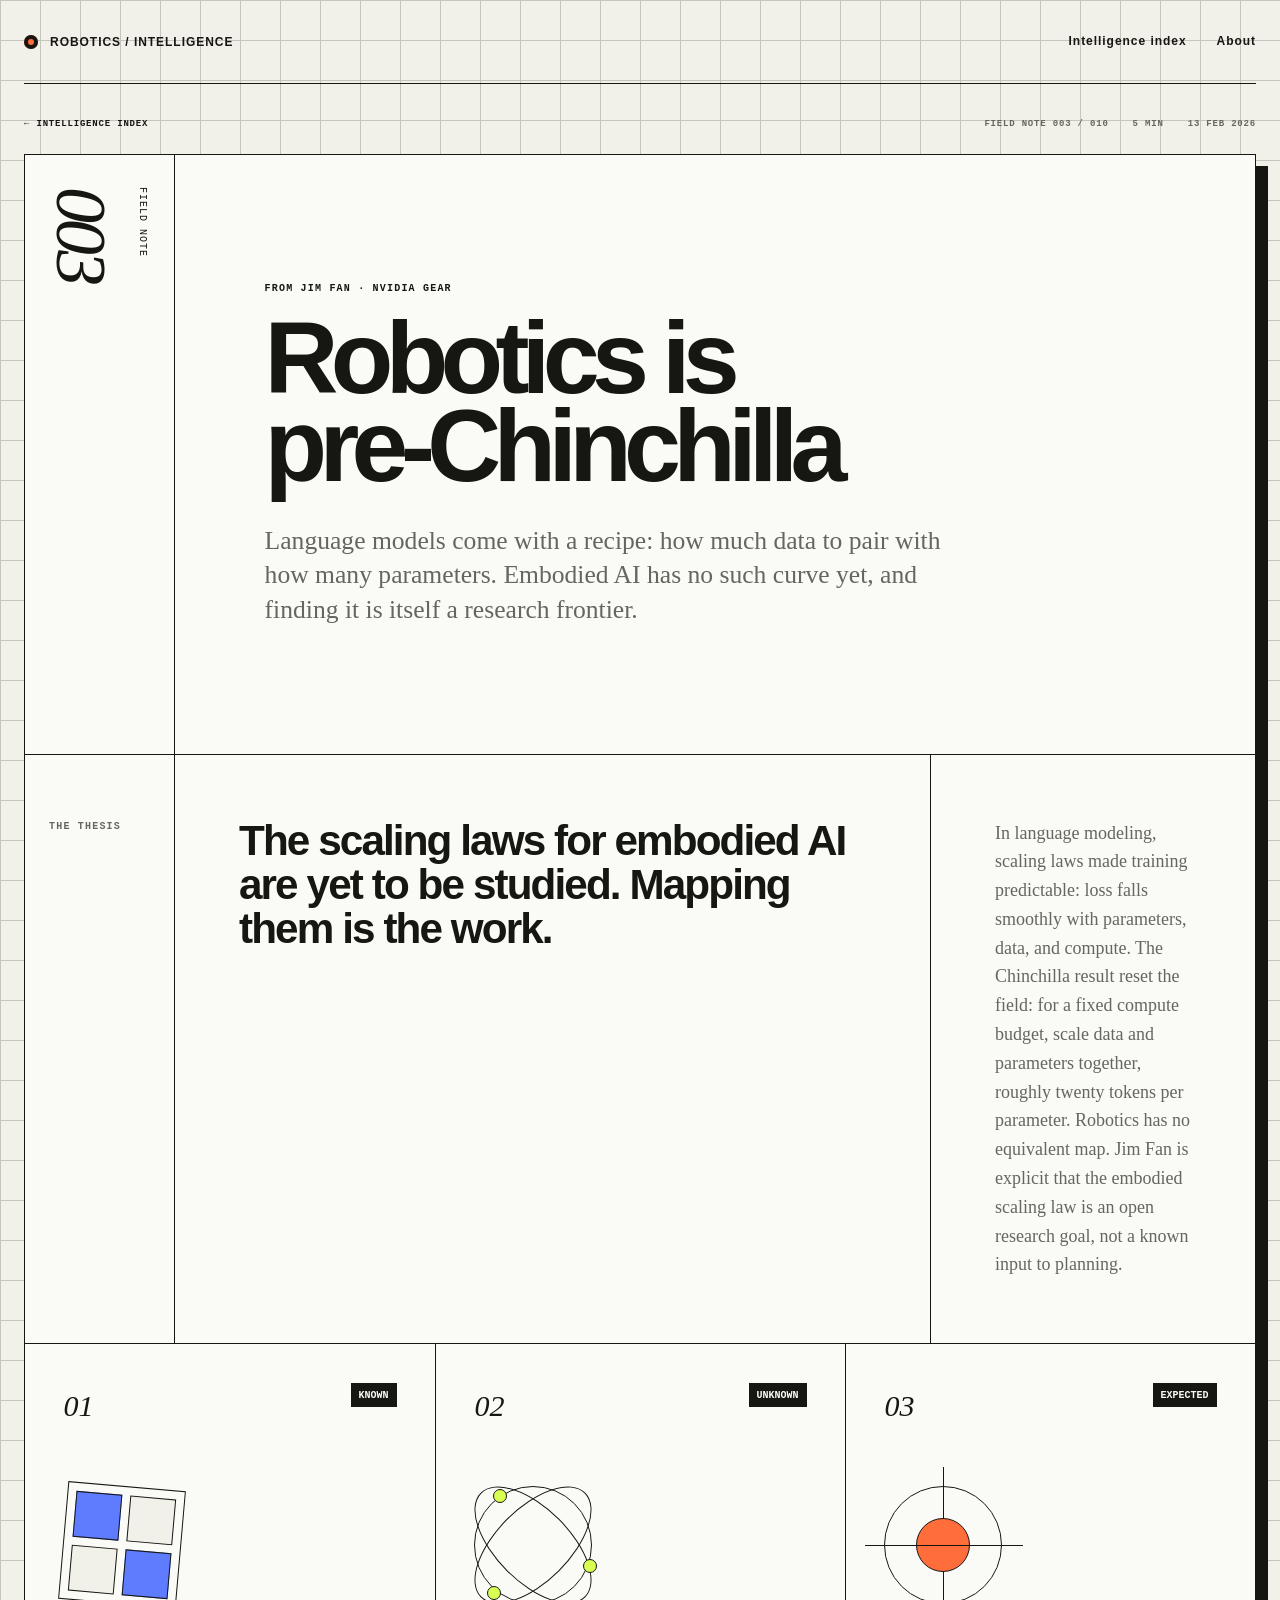
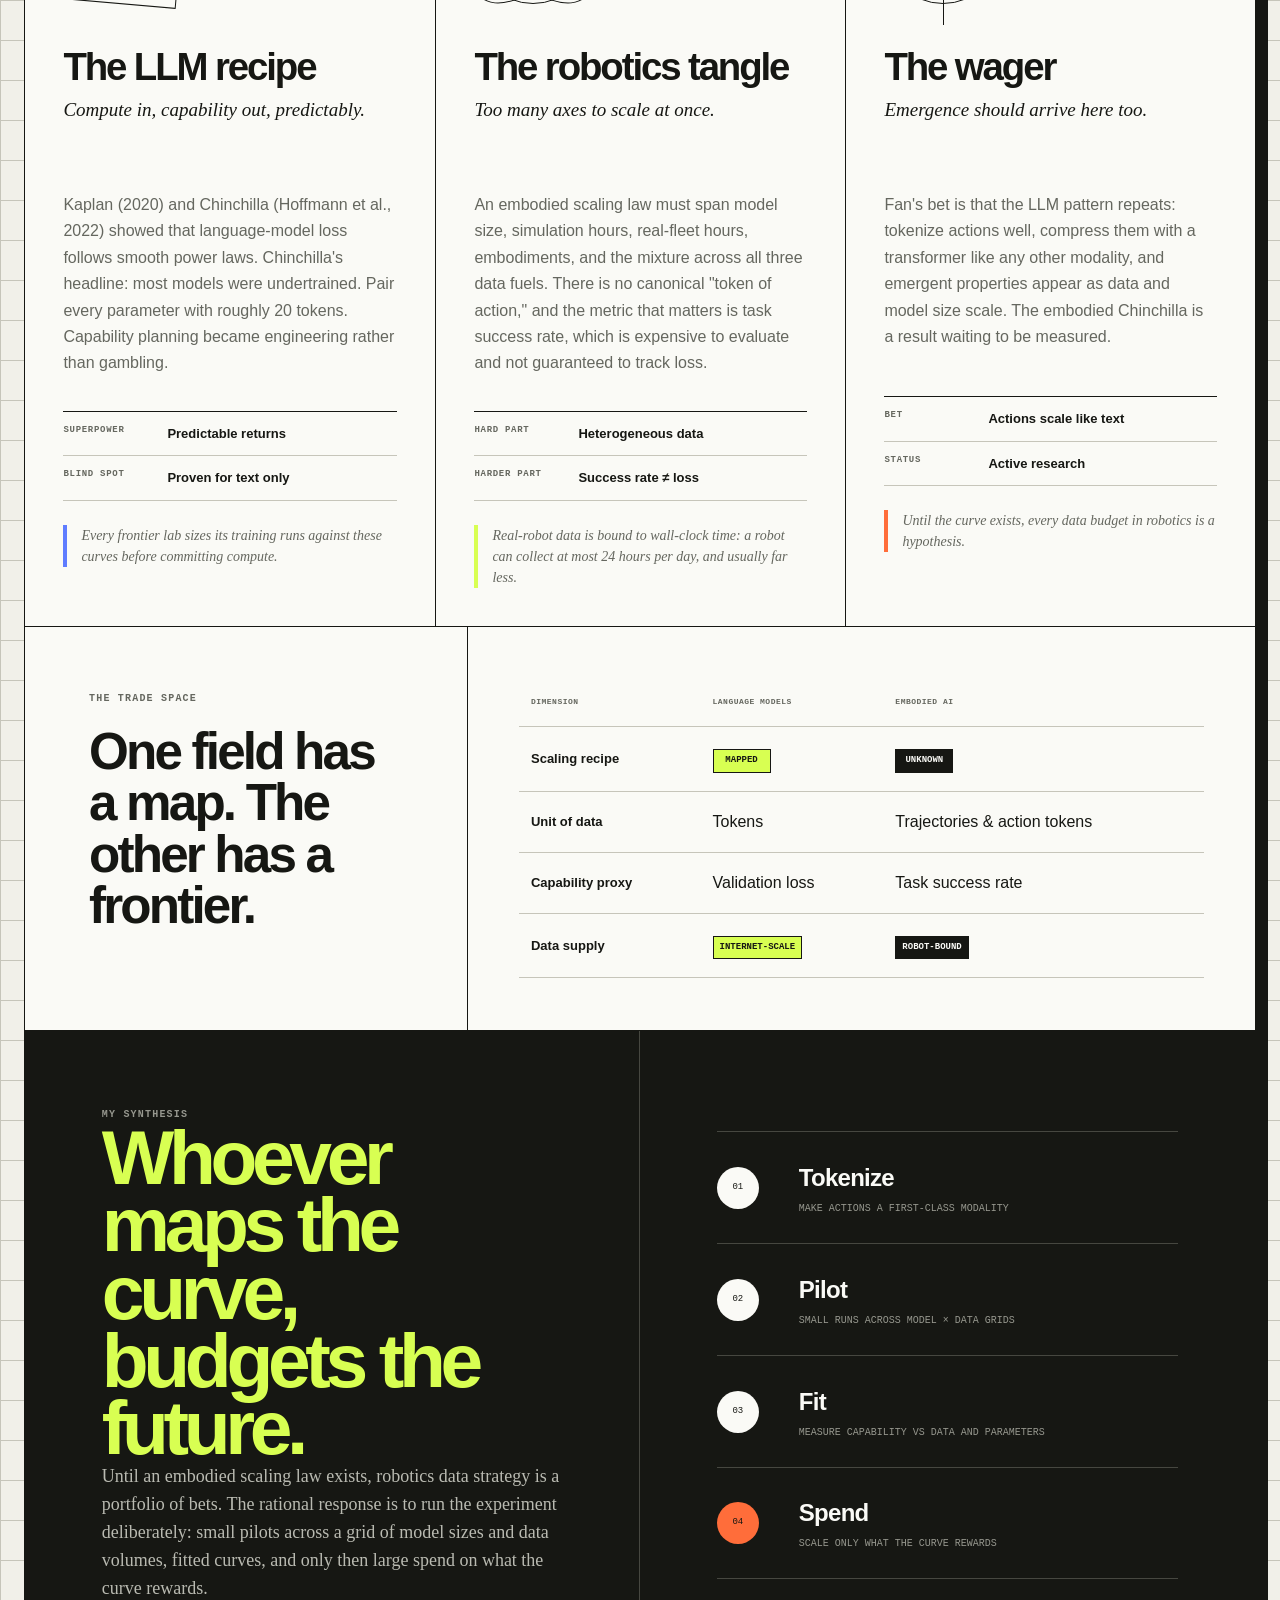
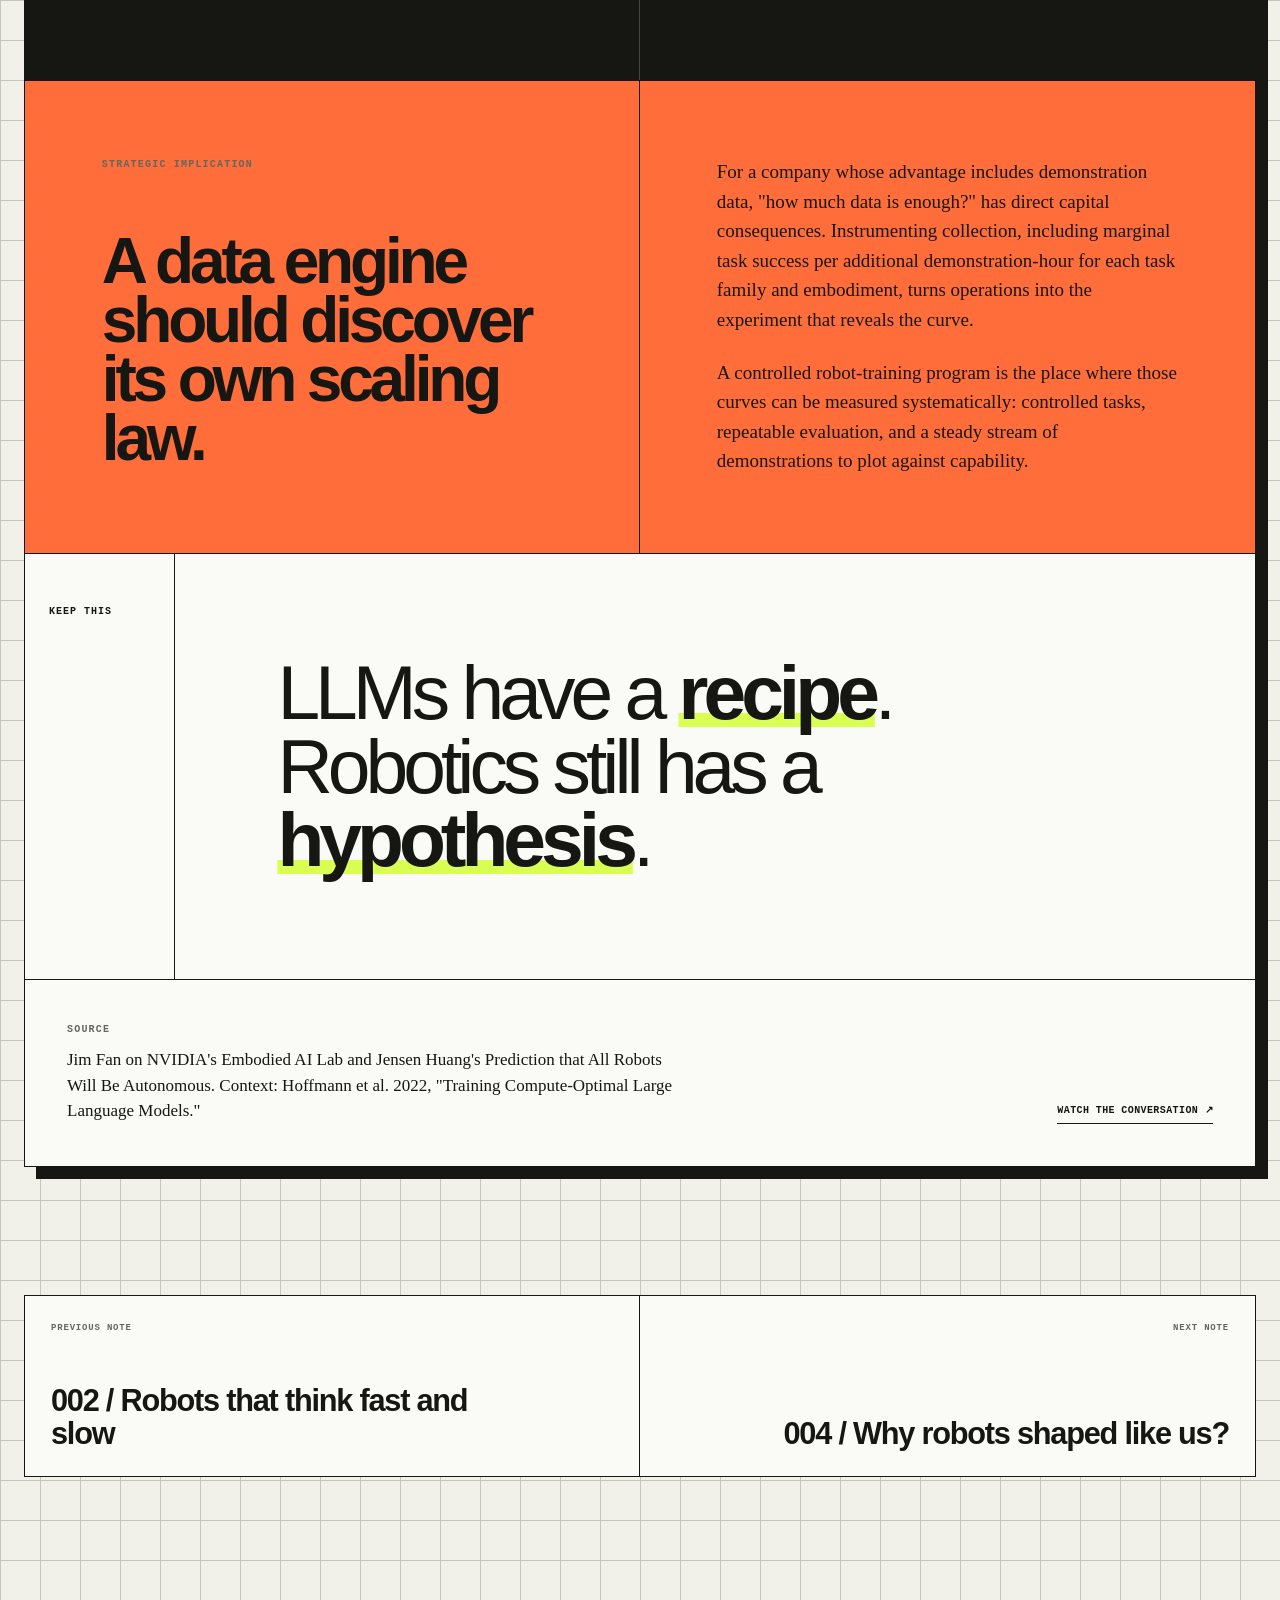
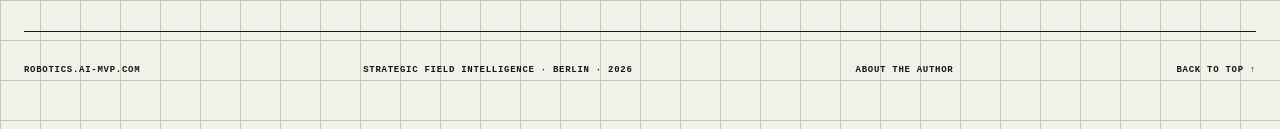
<file: notes/003-robotics-is-pre-chinchilla/index.html>
<!doctype html>
<html lang="en">
  <head>
    <meta charset="UTF-8" />
    <meta name="viewport" content="width=device-width, initial-scale=1.0" />
    <base href="../../" />
    <meta name="description" content="Embodied AI still lacks a reliable scaling recipe for models, data, and compute." />
    <meta name="theme-color" content="#f1f0e9" />
    <meta property="og:title" content="Robotics is pre-Chinchilla | Robotics Intelligence" />
    <meta property="og:description" content="Embodied AI still lacks a reliable scaling recipe for models, data, and compute." />
    <meta property="og:type" content="article" />
    <link rel="canonical" href="https://robotics.ai-mvp.com/notes/003-robotics-is-pre-chinchilla/" />
    <title>Robotics is pre-Chinchilla | Robotics Intelligence</title>
    <link rel="icon" href="./favicon.svg" type="image/svg+xml" />
    <link rel="stylesheet" href="./styles.css?v=16" />
    <script src="./main.js?v=11" defer></script>

  </head>
  <body class="note-site">
    <div class="progress" aria-hidden="true"><span></span></div>

    <header class="site-header note-site-header">
      <a class="wordmark" href="./" aria-label="Robotics Intelligence, home">
        <span class="wordmark-mark" aria-hidden="true"></span>
        <span>ROBOTICS / INTELLIGENCE</span>
      </a>
      <nav aria-label="Primary navigation">
        <a href="./#library">Intelligence index</a>
        <a href="./#about">About</a>
      </nav>
    </header>

    <main id="top" class="note-page">
      <section class="note-context" aria-label="Note context">
        <a href="./#library"><span aria-hidden="true">←</span> Intelligence index</a>
        <div>
          <span>Field note 003 / 010</span>
          <span>5 min</span>
          <time datetime="2026-02-13">13 Feb 2026</time>
        </div>
      </section>

<article id="note-003" class="learning-note standalone-note">
        <header class="article-header">
          <div class="article-id">
            <span>FIELD NOTE</span>
            <strong>003</strong>
          </div>
          <div class="article-title">
            <p class="eyebrow">From Jim Fan · NVIDIA GEAR</p>
            <h2>Robotics is<br />pre-Chinchilla</h2>
            <p class="dek">
              Language models come with a recipe: how much data to pair with
              how many parameters. Embodied AI has no such curve yet, and
              finding it is itself a research frontier.
            </p>
          </div>
        </header>

        <section class="thesis">
          <p class="section-label">The thesis</p>
          <blockquote>
            The scaling laws for embodied AI are yet to be studied. Mapping
            them is the work.
          </blockquote>
          <p class="body-copy">
            In language modeling, scaling laws made training predictable:
            loss falls smoothly with parameters, data, and compute. The
            Chinchilla result reset the field: for a fixed compute budget,
            scale data and parameters together, roughly twenty tokens per
            parameter. Robotics has no equivalent map. Jim Fan is explicit
            that the embodied scaling law is an open research goal, not a
            known input to planning.
          </p>
        </section>

        <section class="data-cards" aria-label="Scaling laws: known, unknown, expected">
          <article class="data-card web-card reveal">
            <header>
              <span class="card-number">01</span>
              <span class="card-tag">KNOWN</span>
            </header>
            <div class="card-icon" aria-hidden="true">
              <span></span><span></span><span></span><span></span>
            </div>
            <h3>The LLM recipe</h3>
            <p class="card-lead">Compute in, capability out, predictably.</p>
            <p>
              Kaplan (2020) and Chinchilla (Hoffmann et al., 2022) showed that
              language-model loss follows smooth power laws. Chinchilla's
              headline: most models were undertrained. Pair every parameter
              with roughly 20 tokens. Capability planning became engineering
              rather than gambling.
            </p>
            <dl>
              <div>
                <dt>Superpower</dt>
                <dd>Predictable returns</dd>
              </div>
              <div>
                <dt>Blind spot</dt>
                <dd>Proven for text only</dd>
              </div>
            </dl>
            <p class="card-footnote">
              Every frontier lab sizes its training runs against these curves
              before committing compute.
            </p>
          </article>

          <article class="data-card sim-card reveal">
            <header>
              <span class="card-number">02</span>
              <span class="card-tag">UNKNOWN</span>
            </header>
            <div class="card-icon orbit" aria-hidden="true">
              <span></span><span></span><span></span>
            </div>
            <h3>The robotics tangle</h3>
            <p class="card-lead">Too many axes to scale at once.</p>
            <p>
              An embodied scaling law must span model size, simulation hours,
              real-fleet hours, embodiments, and the mixture across all three
              data fuels. There is no canonical "token of action," and the
              metric that matters is task success rate, which is expensive to
              evaluate and not guaranteed to track loss.
            </p>
            <dl>
              <div>
                <dt>Hard part</dt>
                <dd>Heterogeneous data</dd>
              </div>
              <div>
                <dt>Harder part</dt>
                <dd>Success rate ≠ loss</dd>
              </div>
            </dl>
            <p class="card-footnote">
              Real-robot data is bound to wall-clock time: a robot can collect
              at most 24 hours per day, and usually far less.
            </p>
          </article>

          <article class="data-card real-card reveal">
            <header>
              <span class="card-number">03</span>
              <span class="card-tag">EXPECTED</span>
            </header>
            <div class="card-icon crosshair" aria-hidden="true">
              <span></span><span></span><span></span>
            </div>
            <h3>The wager</h3>
            <p class="card-lead">Emergence should arrive here too.</p>
            <p>
              Fan's bet is that the LLM pattern repeats: tokenize actions
              well, compress them with a transformer like any other modality,
              and emergent properties appear as data and model size scale.
              The embodied Chinchilla is a result waiting to be measured.
            </p>
            <dl>
              <div>
                <dt>Bet</dt>
                <dd>Actions scale like text</dd>
              </div>
              <div>
                <dt>Status</dt>
                <dd>Active research</dd>
              </div>
            </dl>
            <p class="card-footnote">
              Until the curve exists, every data budget in robotics is a
              hypothesis.
            </p>
          </article>
        </section>

        <section class="comparison" aria-labelledby="comparison-003-title">
          <div class="comparison-heading">
            <p class="section-label">The trade space</p>
            <h3 id="comparison-003-title">One field has a map. The other has a frontier.</h3>
          </div>
          <div class="matrix-wrap">
            <table>
              <thead>
                <tr>
                  <th scope="col">Dimension</th>
                  <th scope="col">Language models</th>
                  <th scope="col">Embodied AI</th>
                </tr>
              </thead>
              <tbody>
                <tr>
                  <th scope="row">Scaling recipe</th>
                  <td><span class="rating high">Mapped</span></td>
                  <td><span class="rating low">Unknown</span></td>
                </tr>
                <tr>
                  <th scope="row">Unit of data</th>
                  <td>Tokens</td>
                  <td>Trajectories &amp; action tokens</td>
                </tr>
                <tr>
                  <th scope="row">Capability proxy</th>
                  <td>Validation loss</td>
                  <td>Task success rate</td>
                </tr>
                <tr>
                  <th scope="row">Data supply</th>
                  <td><span class="rating high">Internet-scale</span></td>
                  <td><span class="rating low">Robot-bound</span></td>
                </tr>
              </tbody>
            </table>
          </div>
        </section>

        <section class="synthesis" aria-labelledby="synthesis-003-title">
          <div class="synthesis-copy">
            <p class="section-label">My synthesis</p>
            <h3 id="synthesis-003-title">Whoever maps the curve, budgets the future.</h3>
            <p>
              Until an embodied scaling law exists, robotics data strategy is
              a portfolio of bets. The rational response is to run the
              experiment deliberately: small pilots across a grid of model
              sizes and data volumes, fitted curves, and only then large
              spend on what the curve rewards.
            </p>
          </div>

          <div class="flywheel" aria-label="Finding the scaling law">
            <ol>
              <li>
                <span>01</span>
                <div><strong>Tokenize</strong><small>Make actions a first-class modality</small></div>
              </li>
              <li>
                <span>02</span>
                <div><strong>Pilot</strong><small>Small runs across model × data grids</small></div>
              </li>
              <li>
                <span>03</span>
                <div><strong>Fit</strong><small>Measure capability vs data and parameters</small></div>
              </li>
              <li>
                <span>04</span>
                <div><strong>Spend</strong><small>Scale only what the curve rewards</small></div>
              </li>
            </ol>
          </div>
        </section>

        <section class="strategic-lens">
          <div>
            <p class="section-label">Strategic implication</p>
            <h3>A data engine should discover its own scaling law.</h3>
          </div>
          <div>
            <p>
              For a company whose advantage includes demonstration data, "how much
              data is enough?" has direct capital consequences. Instrumenting
              collection, including marginal task success per additional
              demonstration-hour for each task family and embodiment, turns
              operations into the experiment that reveals the curve.
            </p>
            <p>
              A controlled robot-training program is the place where those
              curves can be measured systematically: controlled tasks,
              repeatable evaluation, and a steady stream of demonstrations to
              plot against capability.
            </p>
          </div>
        </section>

        <section class="takeaway">
          <span class="takeaway-label">Keep this</span>
          <p>
            LLMs have a <strong>recipe</strong>. Robotics still has a
            <strong>hypothesis</strong>.
          </p>
        </section>

        <footer class="source">
          <div>
            <p class="section-label">Source</p>
            <p>
              Jim Fan on NVIDIA's Embodied AI Lab and Jensen Huang's Prediction
              that All Robots Will Be Autonomous. Context: Hoffmann et al.
              2022, "Training Compute-Optimal Large Language Models."
            </p>
          </div>
          <a
            href="https://www.youtube.com/watch?v=yMGGpMyW_vw"
            target="_blank"
            rel="noreferrer"
          >
            Watch the conversation <span aria-hidden="true">↗</span>
          </a>
        </footer>
      </article>

      <nav class="note-pagination" aria-label="More field notes">
          <a href="./notes/002-thinking-fast-and-slow-for-robots/">
            <span>Previous note</span>
            <strong>002 / Robots that think fast and slow</strong>
          </a>
          <a href="./notes/004-why-the-humanoid-form-factor/">
            <span>Next note</span>
            <strong>004 / Why robots shaped like us?</strong>
          </a>
      </nav>
    </main>

    <footer class="site-footer">
      <span>robotics.ai-mvp.com</span>
      <span>Strategic field intelligence · Berlin · 2026</span>
      <a href="https://ai-mvp.com/">About the author</a>
      <a href="#top">Back to top ↑</a>
    </footer>
  </body>
</html>
</file>
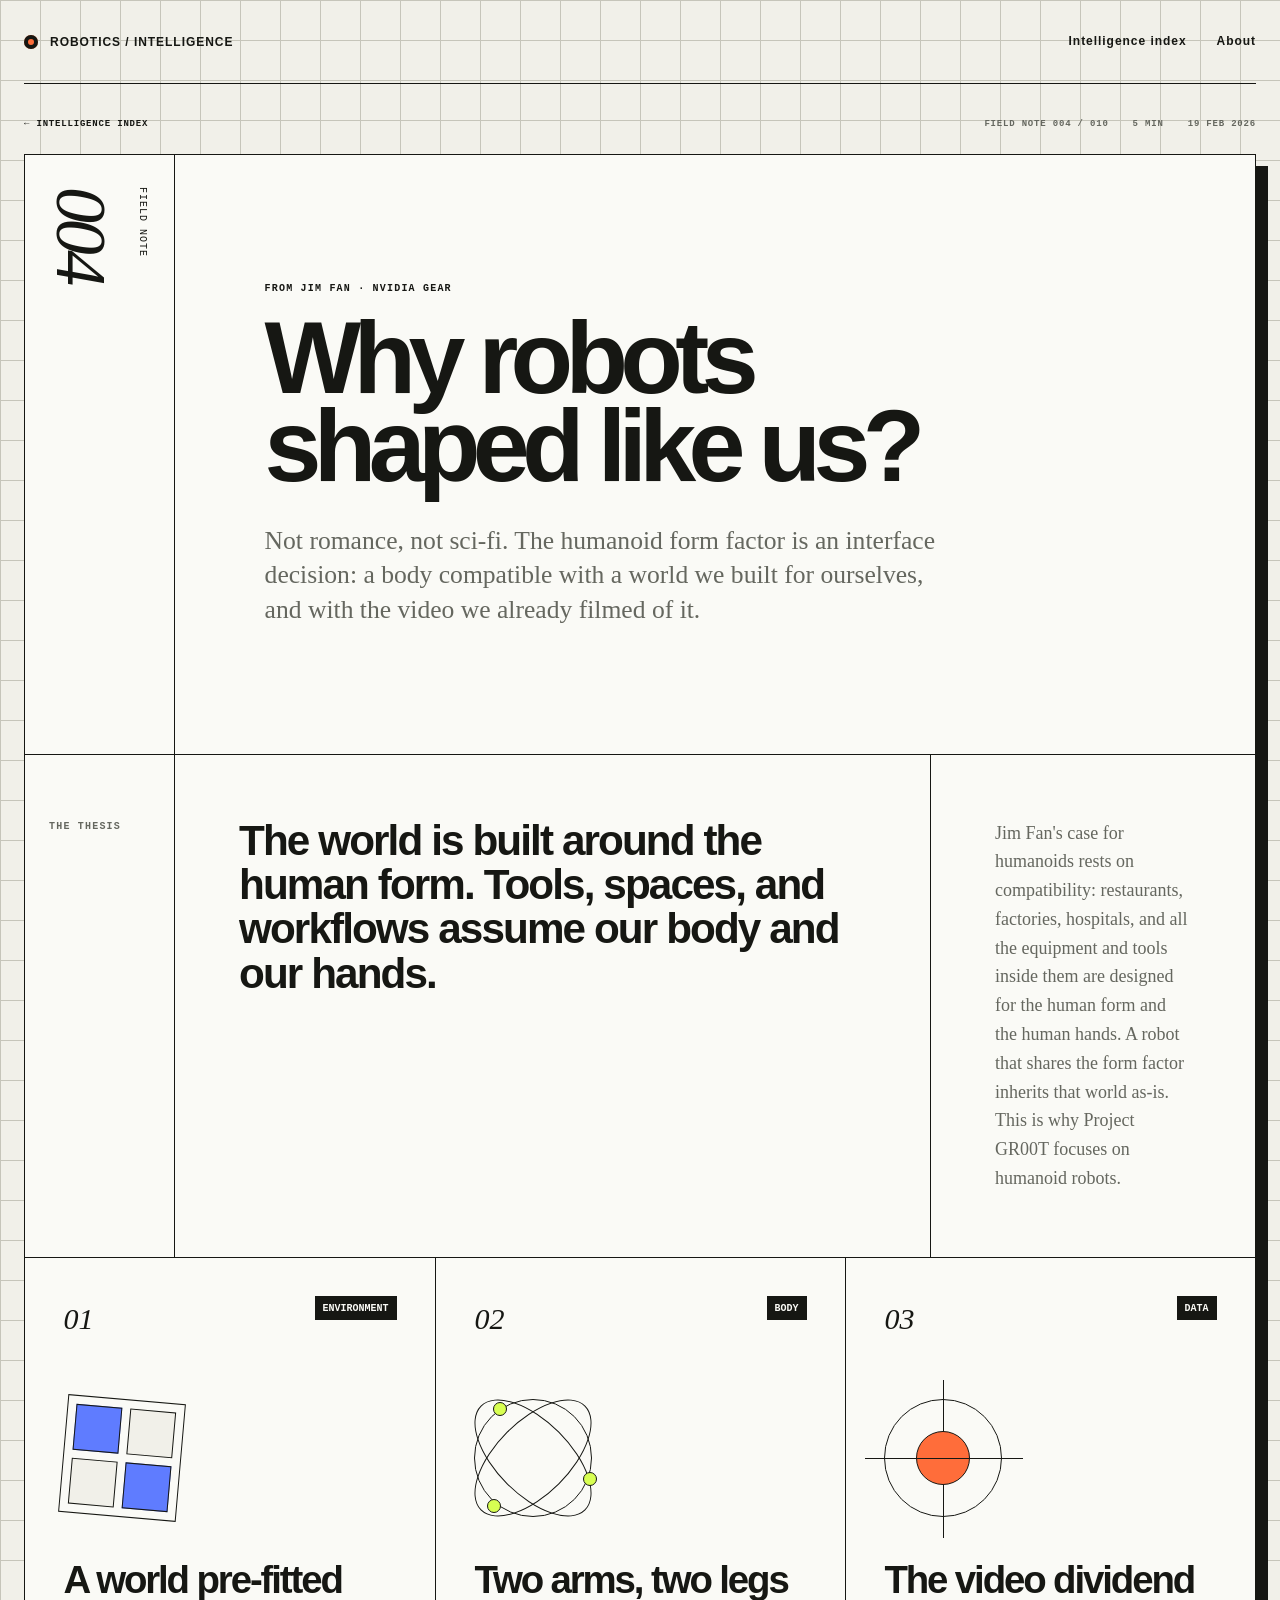
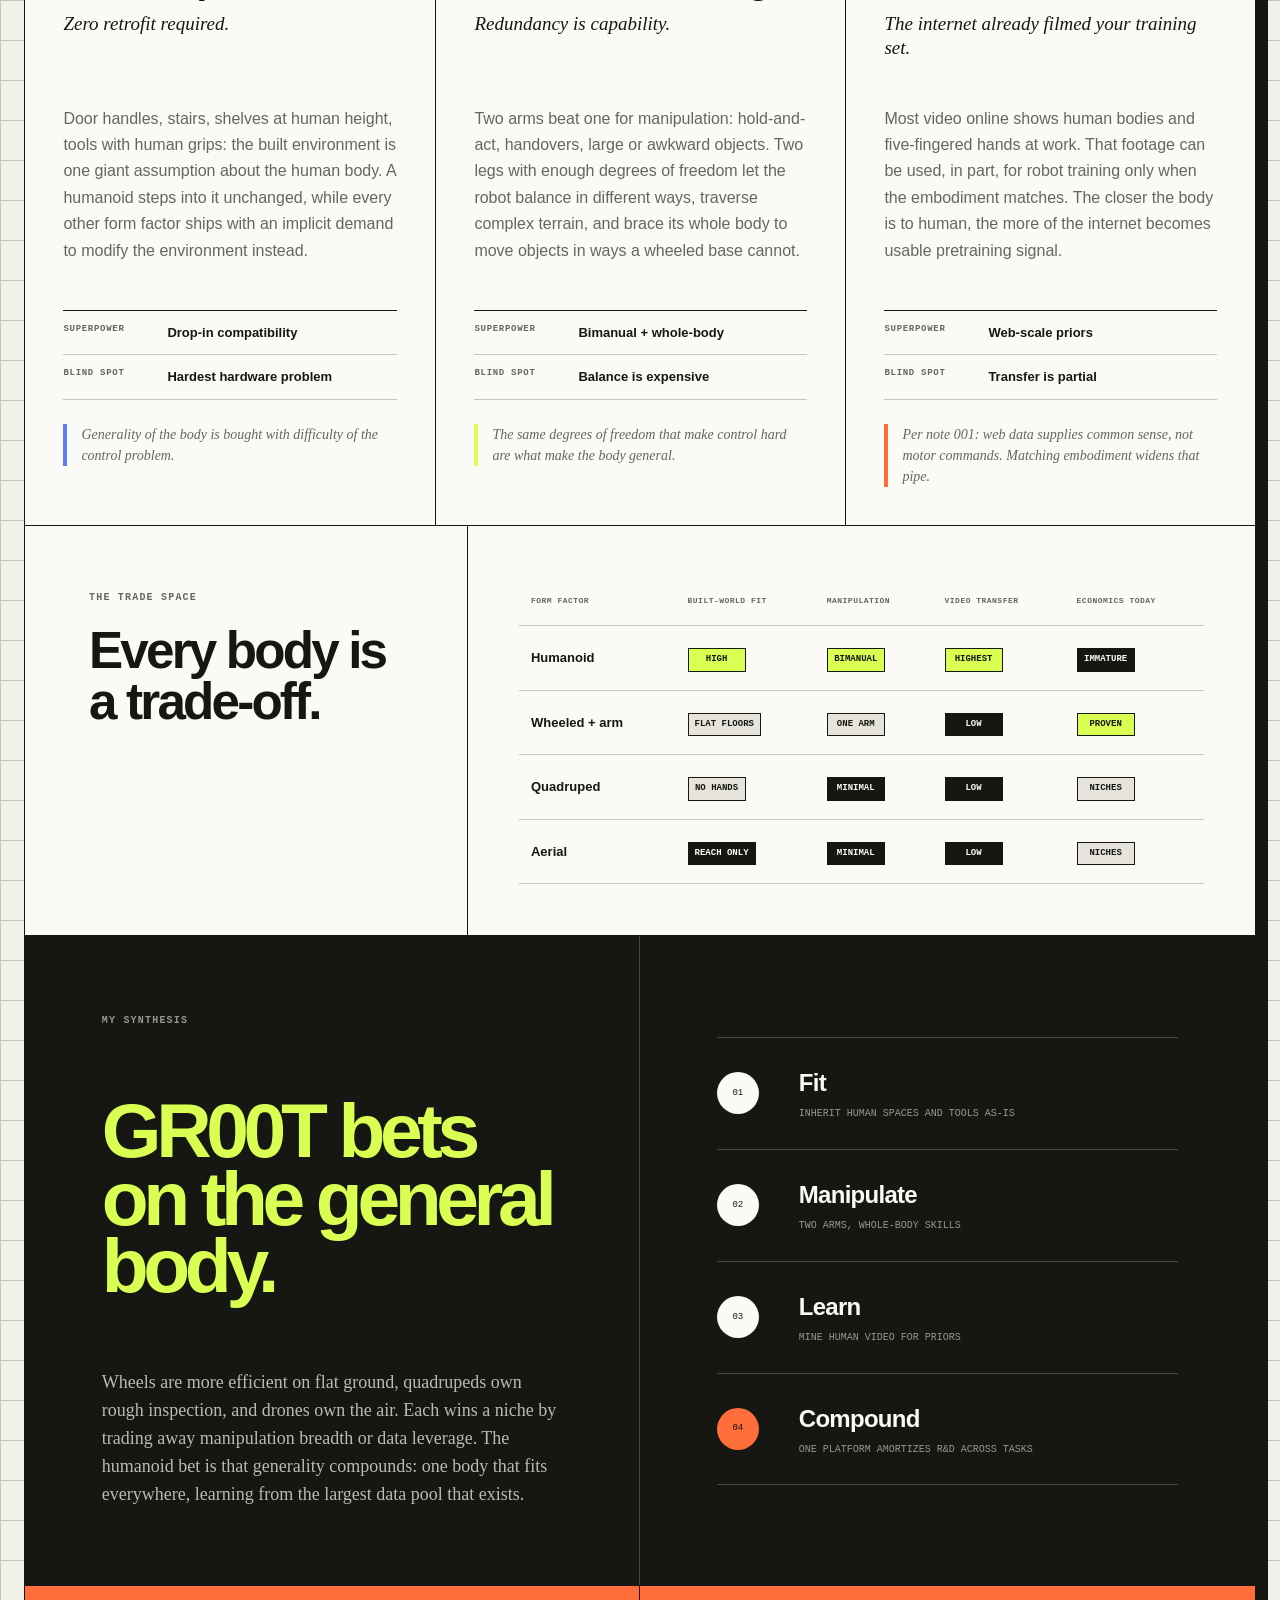
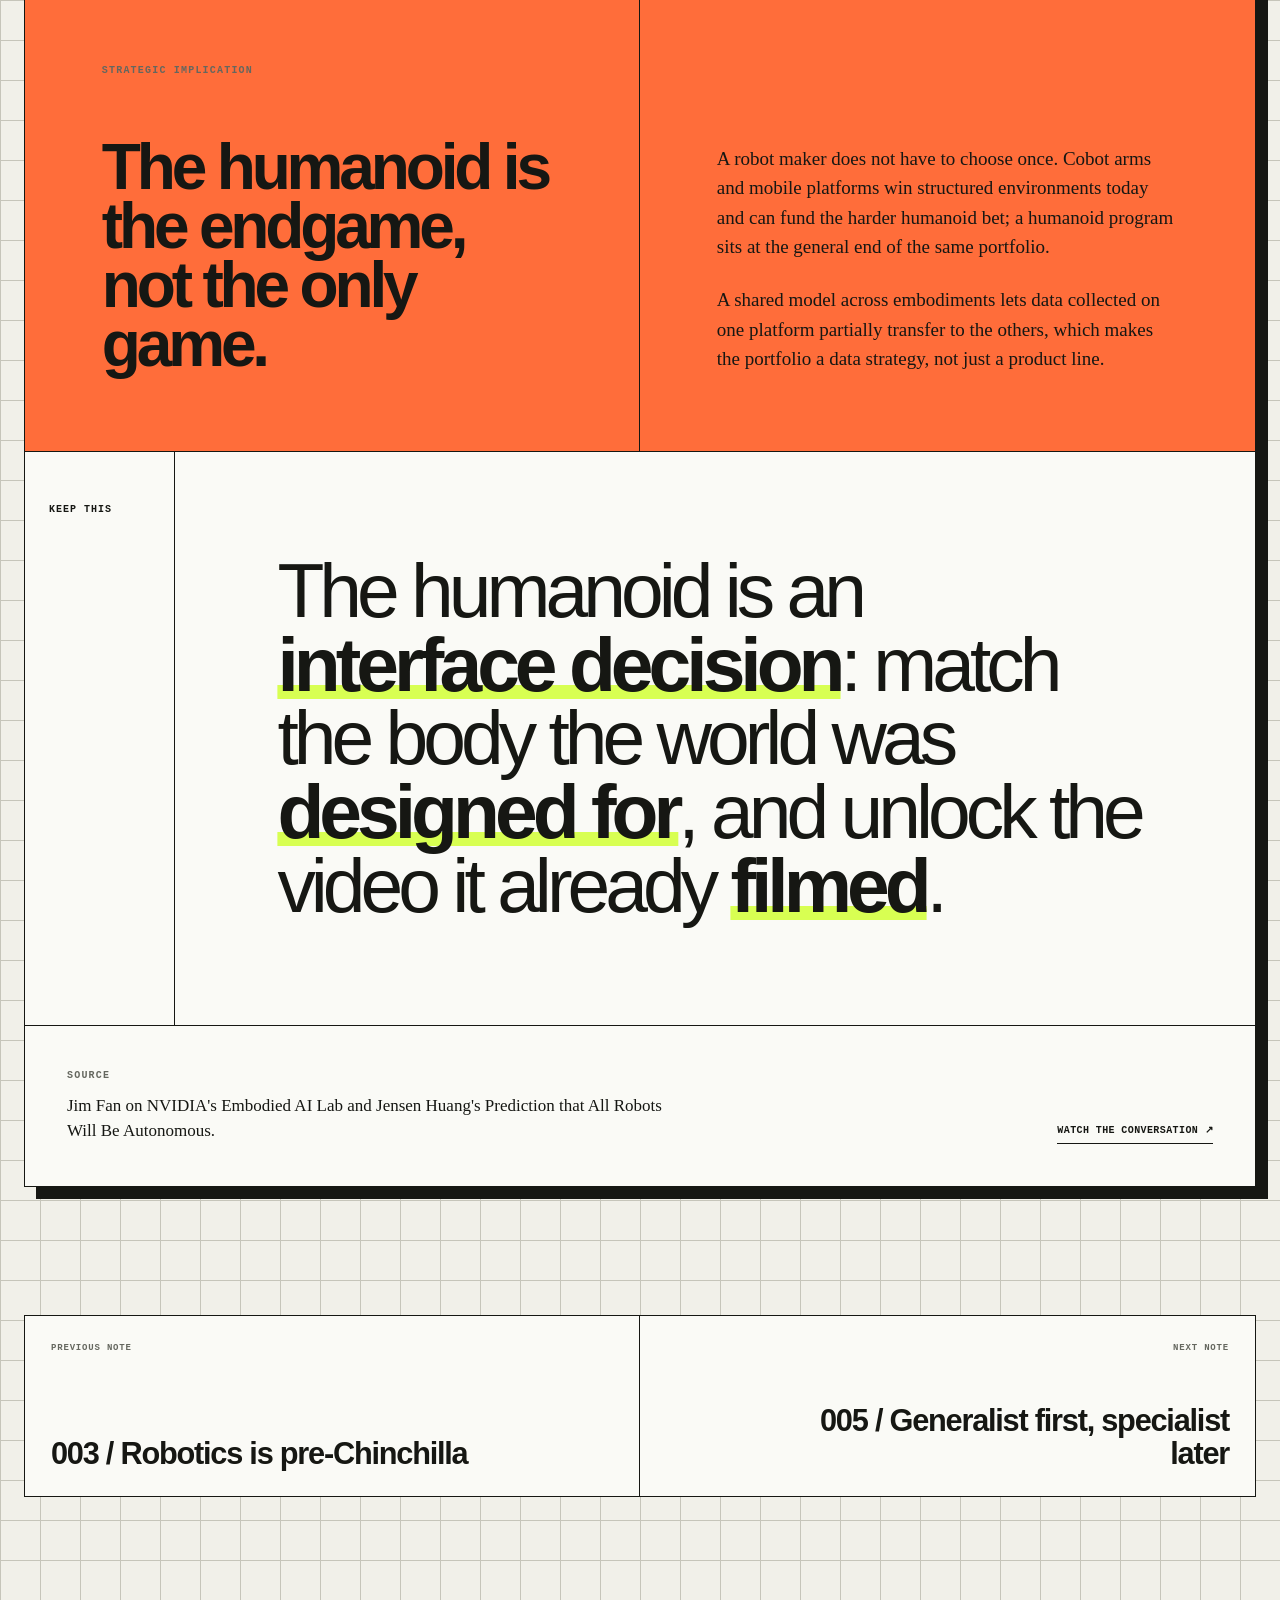
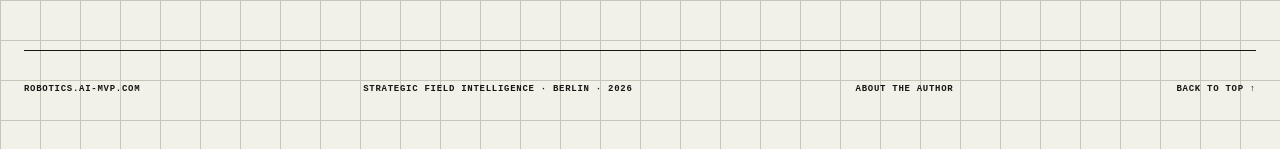
<file: notes/004-why-the-humanoid-form-factor/index.html>
<!doctype html>
<html lang="en">
  <head>
    <meta charset="UTF-8" />
    <meta name="viewport" content="width=device-width, initial-scale=1.0" />
    <base href="../../" />
    <meta name="description" content="The humanoid body as an interface to human environments, tools, and training data." />
    <meta name="theme-color" content="#f1f0e9" />
    <meta property="og:title" content="Why robots shaped like us? | Robotics Intelligence" />
    <meta property="og:description" content="The humanoid body as an interface to human environments, tools, and training data." />
    <meta property="og:type" content="article" />
    <link rel="canonical" href="https://robotics.ai-mvp.com/notes/004-why-the-humanoid-form-factor/" />
    <title>Why robots shaped like us? | Robotics Intelligence</title>
    <link rel="icon" href="./favicon.svg" type="image/svg+xml" />
    <link rel="stylesheet" href="./styles.css?v=16" />
    <script src="./main.js?v=11" defer></script>

  </head>
  <body class="note-site">
    <div class="progress" aria-hidden="true"><span></span></div>

    <header class="site-header note-site-header">
      <a class="wordmark" href="./" aria-label="Robotics Intelligence, home">
        <span class="wordmark-mark" aria-hidden="true"></span>
        <span>ROBOTICS / INTELLIGENCE</span>
      </a>
      <nav aria-label="Primary navigation">
        <a href="./#library">Intelligence index</a>
        <a href="./#about">About</a>
      </nav>
    </header>

    <main id="top" class="note-page">
      <section class="note-context" aria-label="Note context">
        <a href="./#library"><span aria-hidden="true">←</span> Intelligence index</a>
        <div>
          <span>Field note 004 / 010</span>
          <span>5 min</span>
          <time datetime="2026-02-19">19 Feb 2026</time>
        </div>
      </section>

<article id="note-004" class="learning-note standalone-note">
        <header class="article-header">
          <div class="article-id">
            <span>FIELD NOTE</span>
            <strong>004</strong>
          </div>
          <div class="article-title">
            <p class="eyebrow">From Jim Fan · NVIDIA GEAR</p>
            <h2>Why robots<br />shaped like us?</h2>
            <p class="dek">
              Not romance, not sci-fi. The humanoid form factor is an
              interface decision: a body compatible with a world we built for
              ourselves, and with the video we already filmed of it.
            </p>
          </div>
        </header>

        <section class="thesis">
          <p class="section-label">The thesis</p>
          <blockquote>
            The world is built around the human form. Tools, spaces, and
            workflows assume our body and our hands.
          </blockquote>
          <p class="body-copy">
            Jim Fan's case for humanoids rests on compatibility: restaurants,
            factories, hospitals, and all the equipment and tools inside them
            are designed for the human form and the human hands. A robot
            that shares the form factor inherits that world as-is. This is why
            Project GR00T focuses on humanoid robots.
          </p>
        </section>

        <section class="data-cards" aria-label="Three arguments for the humanoid form factor">
          <article class="data-card web-card reveal">
            <header>
              <span class="card-number">01</span>
              <span class="card-tag">ENVIRONMENT</span>
            </header>
            <div class="card-icon" aria-hidden="true">
              <span></span><span></span><span></span><span></span>
            </div>
            <h3>A world pre-fitted</h3>
            <p class="card-lead">Zero retrofit required.</p>
            <p>
              Door handles, stairs, shelves at human height, tools with human
              grips: the built environment is one giant assumption about the
              human body. A humanoid steps into it unchanged, while every
              other form factor ships with an implicit demand to modify the
              environment instead.
            </p>
            <dl>
              <div>
                <dt>Superpower</dt>
                <dd>Drop-in compatibility</dd>
              </div>
              <div>
                <dt>Blind spot</dt>
                <dd>Hardest hardware problem</dd>
              </div>
            </dl>
            <p class="card-footnote">
              Generality of the body is bought with difficulty of the control
              problem.
            </p>
          </article>

          <article class="data-card sim-card reveal">
            <header>
              <span class="card-number">02</span>
              <span class="card-tag">BODY</span>
            </header>
            <div class="card-icon orbit" aria-hidden="true">
              <span></span><span></span><span></span>
            </div>
            <h3>Two arms, two legs</h3>
            <p class="card-lead">Redundancy is capability.</p>
            <p>
              Two arms beat one for manipulation: hold-and-act, handovers,
              large or awkward objects. Two legs with enough degrees of
              freedom let the robot balance in different ways, traverse
              complex terrain, and brace its whole body to move objects in
              ways a wheeled base cannot.
            </p>
            <dl>
              <div>
                <dt>Superpower</dt>
                <dd>Bimanual + whole-body</dd>
              </div>
              <div>
                <dt>Blind spot</dt>
                <dd>Balance is expensive</dd>
              </div>
            </dl>
            <p class="card-footnote">
              The same degrees of freedom that make control hard are what make
              the body general.
            </p>
          </article>

          <article class="data-card real-card reveal">
            <header>
              <span class="card-number">03</span>
              <span class="card-tag">DATA</span>
            </header>
            <div class="card-icon crosshair" aria-hidden="true">
              <span></span><span></span><span></span>
            </div>
            <h3>The video dividend</h3>
            <p class="card-lead">The internet already filmed your training set.</p>
            <p>
              Most video online shows human bodies and five-fingered hands at
              work. That footage can be used, in part, for robot training
              only when the embodiment matches. The closer the body is to
              human, the more of the internet becomes usable pretraining
              signal.
            </p>
            <dl>
              <div>
                <dt>Superpower</dt>
                <dd>Web-scale priors</dd>
              </div>
              <div>
                <dt>Blind spot</dt>
                <dd>Transfer is partial</dd>
              </div>
            </dl>
            <p class="card-footnote">
              Per note 001: web data supplies common sense, not motor
              commands. Matching embodiment widens that pipe.
            </p>
          </article>
        </section>

        <section class="comparison" aria-labelledby="comparison-004-title">
          <div class="comparison-heading">
            <p class="section-label">The trade space</p>
            <h3 id="comparison-004-title">Every body is a trade-off.</h3>
          </div>
          <div class="matrix-wrap">
            <table>
              <thead>
                <tr>
                  <th scope="col">Form factor</th>
                  <th scope="col">Built-world fit</th>
                  <th scope="col">Manipulation</th>
                  <th scope="col">Video transfer</th>
                  <th scope="col">Economics today</th>
                </tr>
              </thead>
              <tbody>
                <tr>
                  <th scope="row">Humanoid</th>
                  <td><span class="rating high">High</span></td>
                  <td><span class="rating high">Bimanual</span></td>
                  <td><span class="rating high">Highest</span></td>
                  <td><span class="rating low">Immature</span></td>
                </tr>
                <tr>
                  <th scope="row">Wheeled + arm</th>
                  <td><span class="rating mid">Flat floors</span></td>
                  <td><span class="rating mid">One arm</span></td>
                  <td><span class="rating low">Low</span></td>
                  <td><span class="rating high">Proven</span></td>
                </tr>
                <tr>
                  <th scope="row">Quadruped</th>
                  <td><span class="rating mid">No hands</span></td>
                  <td><span class="rating low">Minimal</span></td>
                  <td><span class="rating low">Low</span></td>
                  <td><span class="rating mid">Niches</span></td>
                </tr>
                <tr>
                  <th scope="row">Aerial</th>
                  <td><span class="rating low">Reach only</span></td>
                  <td><span class="rating low">Minimal</span></td>
                  <td><span class="rating low">Low</span></td>
                  <td><span class="rating mid">Niches</span></td>
                </tr>
              </tbody>
            </table>
          </div>
        </section>

        <section class="synthesis" aria-labelledby="synthesis-004-title">
          <div class="synthesis-copy">
            <p class="section-label">My synthesis</p>
            <h3 id="synthesis-004-title">GR00T bets on the general body.</h3>
            <p>
              Wheels are more efficient on flat ground, quadrupeds own rough
              inspection, and drones own the air. Each wins a niche by trading
              away manipulation breadth or data leverage. The humanoid bet is
              that generality compounds: one body that fits everywhere,
              learning from the largest data pool that exists.
            </p>
          </div>

          <div class="flywheel" aria-label="Why the humanoid compounds">
            <ol>
              <li>
                <span>01</span>
                <div><strong>Fit</strong><small>Inherit human spaces and tools as-is</small></div>
              </li>
              <li>
                <span>02</span>
                <div><strong>Manipulate</strong><small>Two arms, whole-body skills</small></div>
              </li>
              <li>
                <span>03</span>
                <div><strong>Learn</strong><small>Mine human video for priors</small></div>
              </li>
              <li>
                <span>04</span>
                <div><strong>Compound</strong><small>One platform amortizes R&amp;D across tasks</small></div>
              </li>
            </ol>
          </div>
        </section>

        <section class="strategic-lens">
          <div>
            <p class="section-label">Strategic implication</p>
            <h3>The humanoid is the endgame, not the only game.</h3>
          </div>
          <div>
            <p>
              A robot maker does not have to choose once. Cobot arms and
              mobile platforms win structured environments today and can fund
              the harder humanoid bet; a humanoid program sits at the general
              end of the same portfolio.
            </p>
            <p>
              A shared model across embodiments lets data collected on one
              platform partially transfer to the others, which makes the
              portfolio a data strategy, not just a product line.
            </p>
          </div>
        </section>

        <section class="takeaway">
          <span class="takeaway-label">Keep this</span>
          <p>
            The humanoid is an <strong>interface decision</strong>: match the
            body the world was <strong>designed for</strong>, and unlock the
            video it already <strong>filmed</strong>.
          </p>
        </section>

        <footer class="source">
          <div>
            <p class="section-label">Source</p>
            <p>
              Jim Fan on NVIDIA's Embodied AI Lab and Jensen Huang's Prediction
              that All Robots Will Be Autonomous.
            </p>
          </div>
          <a
            href="https://www.youtube.com/watch?v=yMGGpMyW_vw"
            target="_blank"
            rel="noreferrer"
          >
            Watch the conversation <span aria-hidden="true">↗</span>
          </a>
        </footer>
      </article>

      <nav class="note-pagination" aria-label="More field notes">
          <a href="./notes/003-robotics-is-pre-chinchilla/">
            <span>Previous note</span>
            <strong>003 / Robotics is pre-Chinchilla</strong>
          </a>
          <a href="./notes/005-generalist-first-specialist-later/">
            <span>Next note</span>
            <strong>005 / Generalist first, specialist later</strong>
          </a>
      </nav>
    </main>

    <footer class="site-footer">
      <span>robotics.ai-mvp.com</span>
      <span>Strategic field intelligence · Berlin · 2026</span>
      <a href="https://ai-mvp.com/">About the author</a>
      <a href="#top">Back to top ↑</a>
    </footer>
  </body>
</html>
</file>
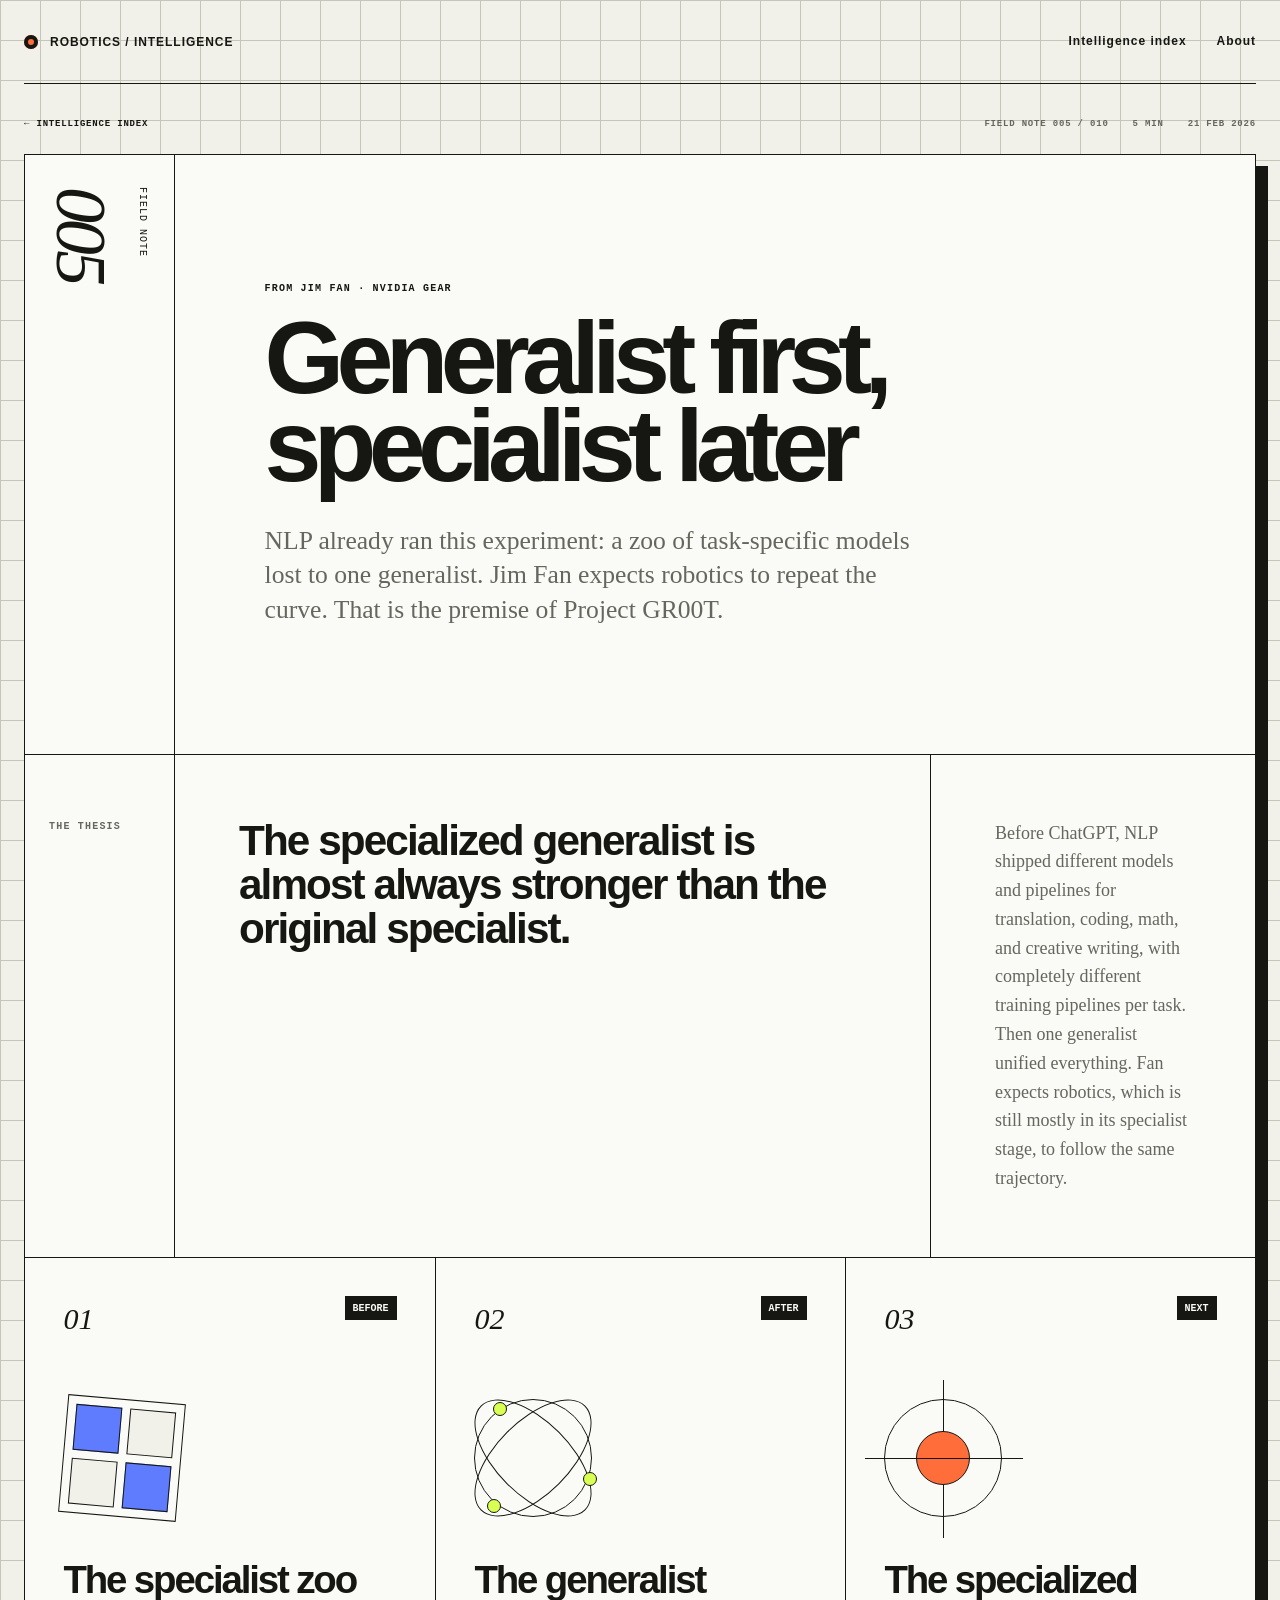
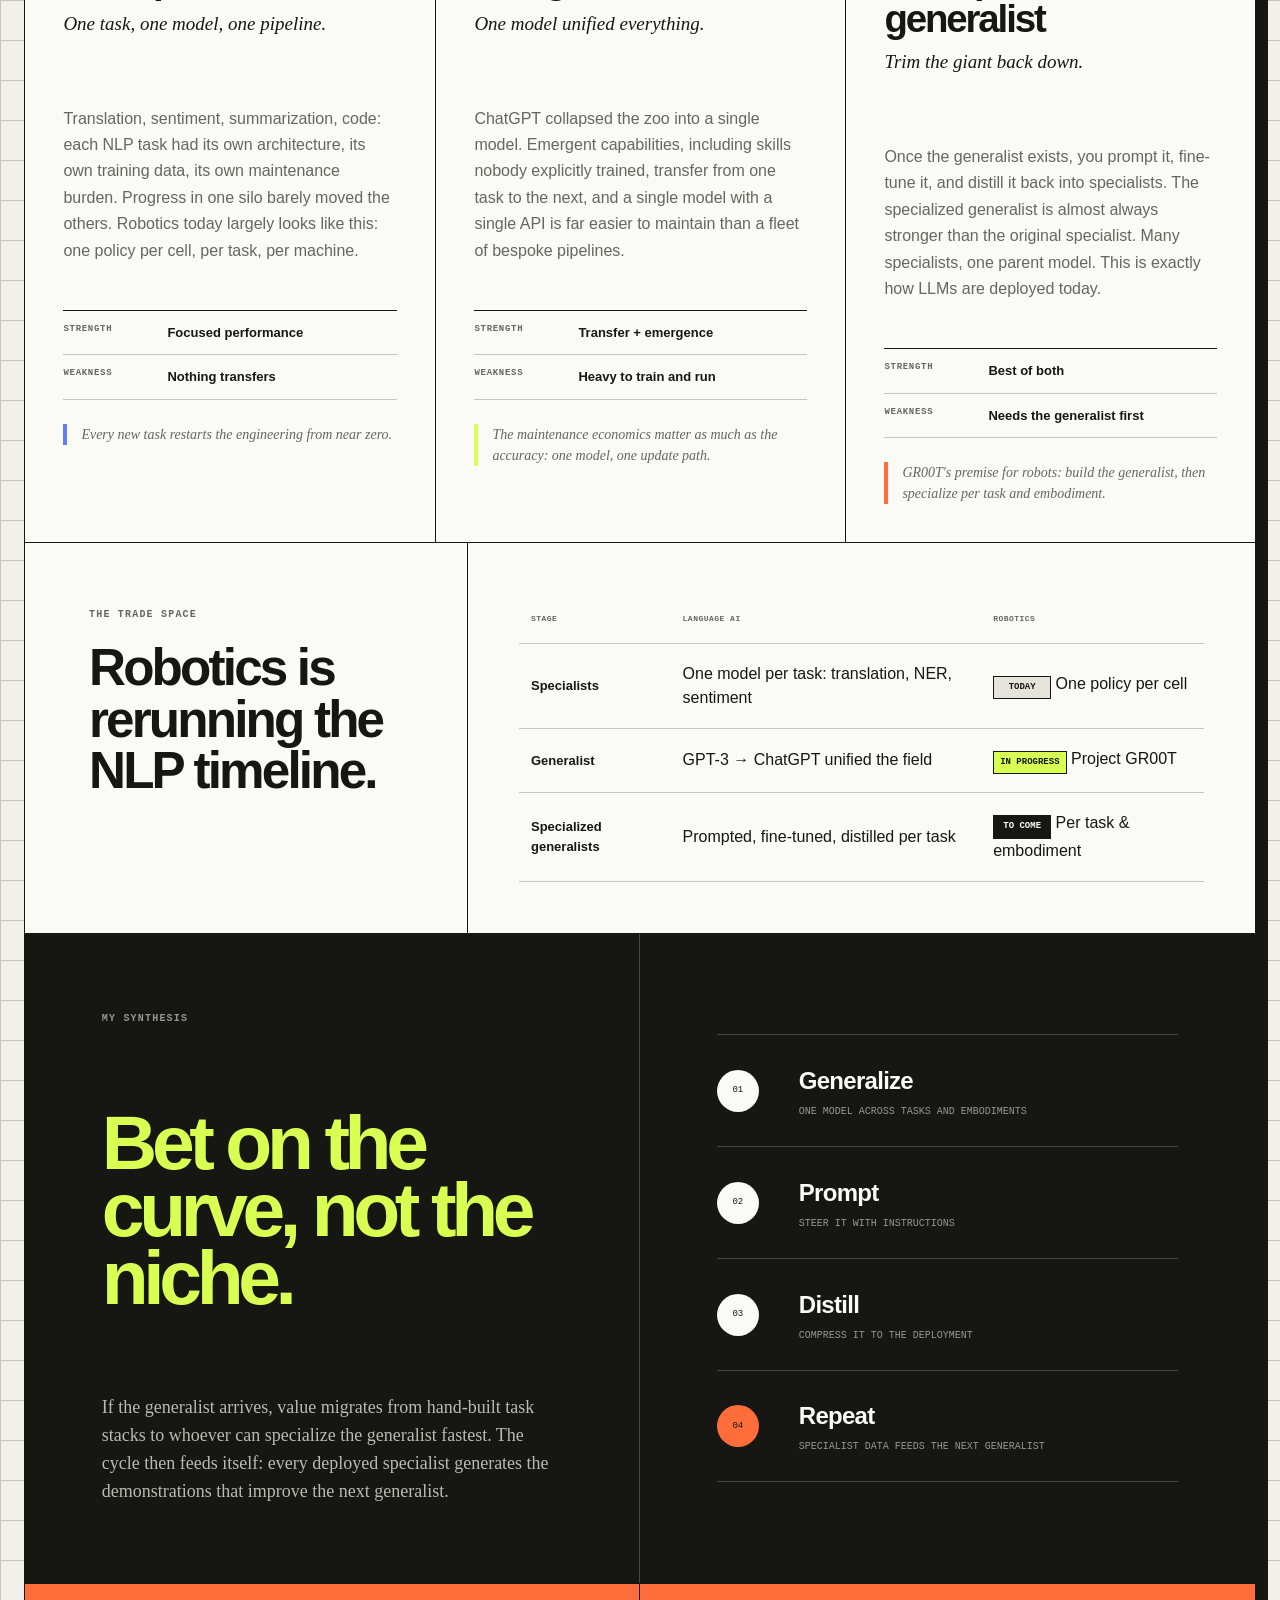
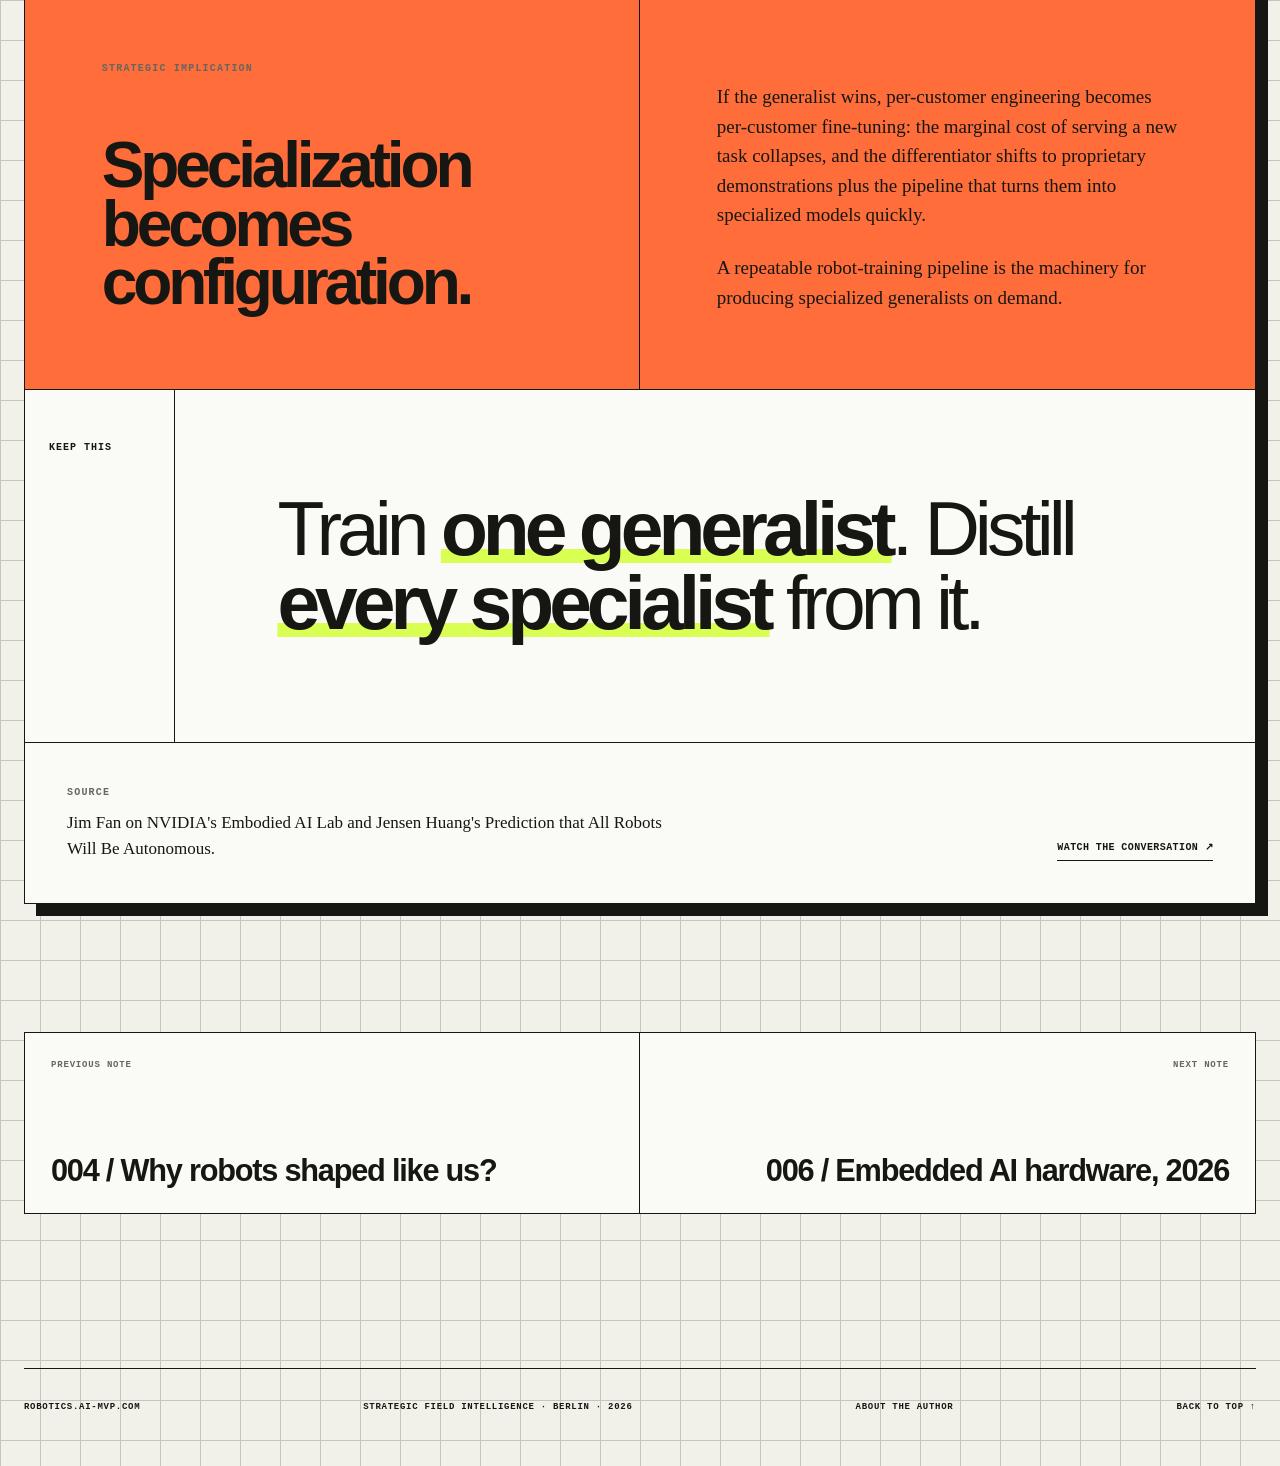
<file: notes/005-generalist-first-specialist-later/index.html>
<!doctype html>
<html lang="en">
  <head>
    <meta charset="UTF-8" />
    <meta name="viewport" content="width=device-width, initial-scale=1.0" />
    <base href="../../" />
    <meta name="description" content="Why robot foundation models may replace the current zoo of task-specific policies." />
    <meta name="theme-color" content="#f1f0e9" />
    <meta property="og:title" content="Generalist first, specialist later | Robotics Intelligence" />
    <meta property="og:description" content="Why robot foundation models may replace the current zoo of task-specific policies." />
    <meta property="og:type" content="article" />
    <link rel="canonical" href="https://robotics.ai-mvp.com/notes/005-generalist-first-specialist-later/" />
    <title>Generalist first, specialist later | Robotics Intelligence</title>
    <link rel="icon" href="./favicon.svg" type="image/svg+xml" />
    <link rel="stylesheet" href="./styles.css?v=16" />
    <script src="./main.js?v=11" defer></script>

  </head>
  <body class="note-site">
    <div class="progress" aria-hidden="true"><span></span></div>

    <header class="site-header note-site-header">
      <a class="wordmark" href="./" aria-label="Robotics Intelligence, home">
        <span class="wordmark-mark" aria-hidden="true"></span>
        <span>ROBOTICS / INTELLIGENCE</span>
      </a>
      <nav aria-label="Primary navigation">
        <a href="./#library">Intelligence index</a>
        <a href="./#about">About</a>
      </nav>
    </header>

    <main id="top" class="note-page">
      <section class="note-context" aria-label="Note context">
        <a href="./#library"><span aria-hidden="true">←</span> Intelligence index</a>
        <div>
          <span>Field note 005 / 010</span>
          <span>5 min</span>
          <time datetime="2026-02-21">21 Feb 2026</time>
        </div>
      </section>

<article id="note-005" class="learning-note standalone-note">
        <header class="article-header">
          <div class="article-id">
            <span>FIELD NOTE</span>
            <strong>005</strong>
          </div>
          <div class="article-title">
            <p class="eyebrow">From Jim Fan · NVIDIA GEAR</p>
            <h2>Generalist first,<br />specialist later</h2>
            <p class="dek">
              NLP already ran this experiment: a zoo of task-specific models
              lost to one generalist. Jim Fan expects robotics to repeat the
              curve. That is the premise of Project GR00T.
            </p>
          </div>
        </header>

        <section class="thesis">
          <p class="section-label">The thesis</p>
          <blockquote>
            The specialized generalist is almost always stronger than the
            original specialist.
          </blockquote>
          <p class="body-copy">
            Before ChatGPT, NLP shipped different models and pipelines for
            translation, coding, math, and creative writing, with completely
            different training pipelines per task. Then one generalist
            unified everything. Fan expects robotics, which is still mostly
            in its specialist stage, to follow the same trajectory.
          </p>
        </section>

        <section class="data-cards" aria-label="From specialists to specialized generalists">
          <article class="data-card web-card reveal">
            <header>
              <span class="card-number">01</span>
              <span class="card-tag">BEFORE</span>
            </header>
            <div class="card-icon" aria-hidden="true">
              <span></span><span></span><span></span><span></span>
            </div>
            <h3>The specialist zoo</h3>
            <p class="card-lead">One task, one model, one pipeline.</p>
            <p>
              Translation, sentiment, summarization, code: each NLP task had
              its own architecture, its own training data, its own maintenance
              burden. Progress in one silo barely moved the others. Robotics
              today largely looks like this: one policy per cell, per task,
              per machine.
            </p>
            <dl>
              <div>
                <dt>Strength</dt>
                <dd>Focused performance</dd>
              </div>
              <div>
                <dt>Weakness</dt>
                <dd>Nothing transfers</dd>
              </div>
            </dl>
            <p class="card-footnote">
              Every new task restarts the engineering from near zero.
            </p>
          </article>

          <article class="data-card sim-card reveal">
            <header>
              <span class="card-number">02</span>
              <span class="card-tag">AFTER</span>
            </header>
            <div class="card-icon orbit" aria-hidden="true">
              <span></span><span></span><span></span>
            </div>
            <h3>The generalist</h3>
            <p class="card-lead">One model unified everything.</p>
            <p>
              ChatGPT collapsed the zoo into a single model. Emergent
              capabilities, including skills nobody explicitly trained, transfer from
              one task to the next, and a single model with a single API is
              far easier to maintain than a fleet of bespoke pipelines.
            </p>
            <dl>
              <div>
                <dt>Strength</dt>
                <dd>Transfer + emergence</dd>
              </div>
              <div>
                <dt>Weakness</dt>
                <dd>Heavy to train and run</dd>
              </div>
            </dl>
            <p class="card-footnote">
              The maintenance economics matter as much as the accuracy: one
              model, one update path.
            </p>
          </article>

          <article class="data-card real-card reveal">
            <header>
              <span class="card-number">03</span>
              <span class="card-tag">NEXT</span>
            </header>
            <div class="card-icon crosshair" aria-hidden="true">
              <span></span><span></span><span></span>
            </div>
            <h3>The specialized generalist</h3>
            <p class="card-lead">Trim the giant back down.</p>
            <p>
              Once the generalist exists, you prompt it, fine-tune it, and
              distill it back into specialists. The specialized
              generalist is almost always stronger than the original
              specialist. Many specialists, one parent model. This is exactly
              how LLMs are deployed today.
            </p>
            <dl>
              <div>
                <dt>Strength</dt>
                <dd>Best of both</dd>
              </div>
              <div>
                <dt>Weakness</dt>
                <dd>Needs the generalist first</dd>
              </div>
            </dl>
            <p class="card-footnote">
              GR00T's premise for robots: build the generalist, then
              specialize per task and embodiment.
            </p>
          </article>
        </section>

        <section class="comparison" aria-labelledby="comparison-005-title">
          <div class="comparison-heading">
            <p class="section-label">The trade space</p>
            <h3 id="comparison-005-title">Robotics is rerunning the NLP timeline.</h3>
          </div>
          <div class="matrix-wrap">
            <table>
              <thead>
                <tr>
                  <th scope="col">Stage</th>
                  <th scope="col">Language AI</th>
                  <th scope="col">Robotics</th>
                </tr>
              </thead>
              <tbody>
                <tr>
                  <th scope="row">Specialists</th>
                  <td>One model per task: translation, NER, sentiment</td>
                  <td><span class="rating mid">Today</span> One policy per cell</td>
                </tr>
                <tr>
                  <th scope="row">Generalist</th>
                  <td>GPT-3 → ChatGPT unified the field</td>
                  <td><span class="rating high">In progress</span> Project GR00T</td>
                </tr>
                <tr>
                  <th scope="row">Specialized generalists</th>
                  <td>Prompted, fine-tuned, distilled per task</td>
                  <td><span class="rating low">To come</span> Per task &amp; embodiment</td>
                </tr>
              </tbody>
            </table>
          </div>
        </section>

        <section class="synthesis" aria-labelledby="synthesis-005-title">
          <div class="synthesis-copy">
            <p class="section-label">My synthesis</p>
            <h3 id="synthesis-005-title">Bet on the curve, not the niche.</h3>
            <p>
              If the generalist arrives, value migrates from hand-built task
              stacks to whoever can specialize the generalist fastest. The
              cycle then feeds itself: every deployed specialist generates the
              demonstrations that improve the next generalist.
            </p>
          </div>

          <div class="flywheel" aria-label="The generalist cycle">
            <ol>
              <li>
                <span>01</span>
                <div><strong>Generalize</strong><small>One model across tasks and embodiments</small></div>
              </li>
              <li>
                <span>02</span>
                <div><strong>Prompt</strong><small>Steer it with instructions</small></div>
              </li>
              <li>
                <span>03</span>
                <div><strong>Distill</strong><small>Compress it to the deployment</small></div>
              </li>
              <li>
                <span>04</span>
                <div><strong>Repeat</strong><small>Specialist data feeds the next generalist</small></div>
              </li>
            </ol>
          </div>
        </section>

        <section class="strategic-lens">
          <div>
            <p class="section-label">Strategic implication</p>
            <h3>Specialization becomes configuration.</h3>
          </div>
          <div>
            <p>
              If the generalist wins, per-customer engineering becomes
              per-customer fine-tuning: the marginal cost of serving a new
              task collapses, and the differentiator shifts to proprietary
              demonstrations plus the pipeline that turns them into
              specialized models quickly.
            </p>
            <p>
              A repeatable robot-training pipeline is the machinery for
              producing specialized generalists on demand.
            </p>
          </div>
        </section>

        <section class="takeaway">
          <span class="takeaway-label">Keep this</span>
          <p>
            Train <strong>one generalist</strong>. Distill
            <strong>every specialist</strong> from it.
          </p>
        </section>

        <footer class="source">
          <div>
            <p class="section-label">Source</p>
            <p>
              Jim Fan on NVIDIA's Embodied AI Lab and Jensen Huang's Prediction
              that All Robots Will Be Autonomous.
            </p>
          </div>
          <a
            href="https://www.youtube.com/watch?v=yMGGpMyW_vw"
            target="_blank"
            rel="noreferrer"
          >
            Watch the conversation <span aria-hidden="true">↗</span>
          </a>
        </footer>
      </article>

      <nav class="note-pagination" aria-label="More field notes">
          <a href="./notes/004-why-the-humanoid-form-factor/">
            <span>Previous note</span>
            <strong>004 / Why robots shaped like us?</strong>
          </a>
          <a href="./notes/006-embedded-ai-hardware-2026/">
            <span>Next note</span>
            <strong>006 / Embedded AI hardware, 2026</strong>
          </a>
      </nav>
    </main>

    <footer class="site-footer">
      <span>robotics.ai-mvp.com</span>
      <span>Strategic field intelligence · Berlin · 2026</span>
      <a href="https://ai-mvp.com/">About the author</a>
      <a href="#top">Back to top ↑</a>
    </footer>
  </body>
</html>
</file>
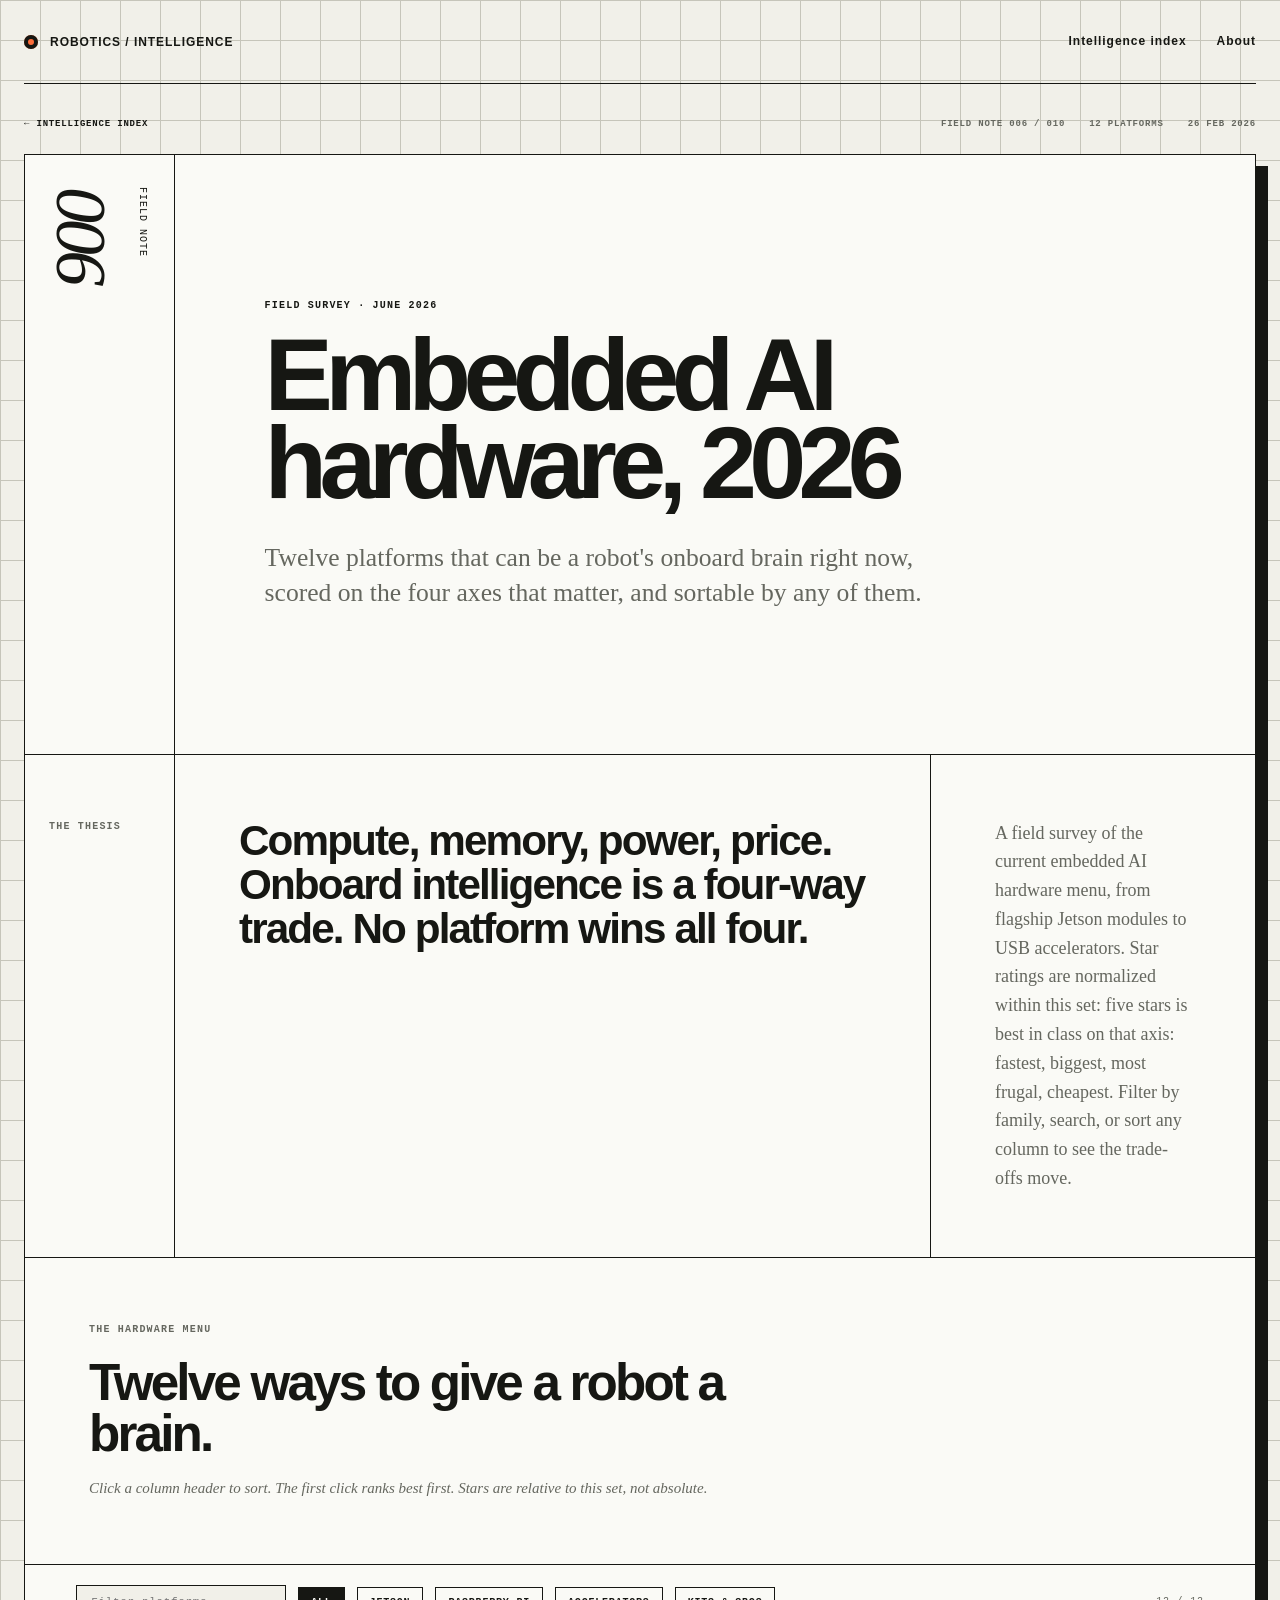
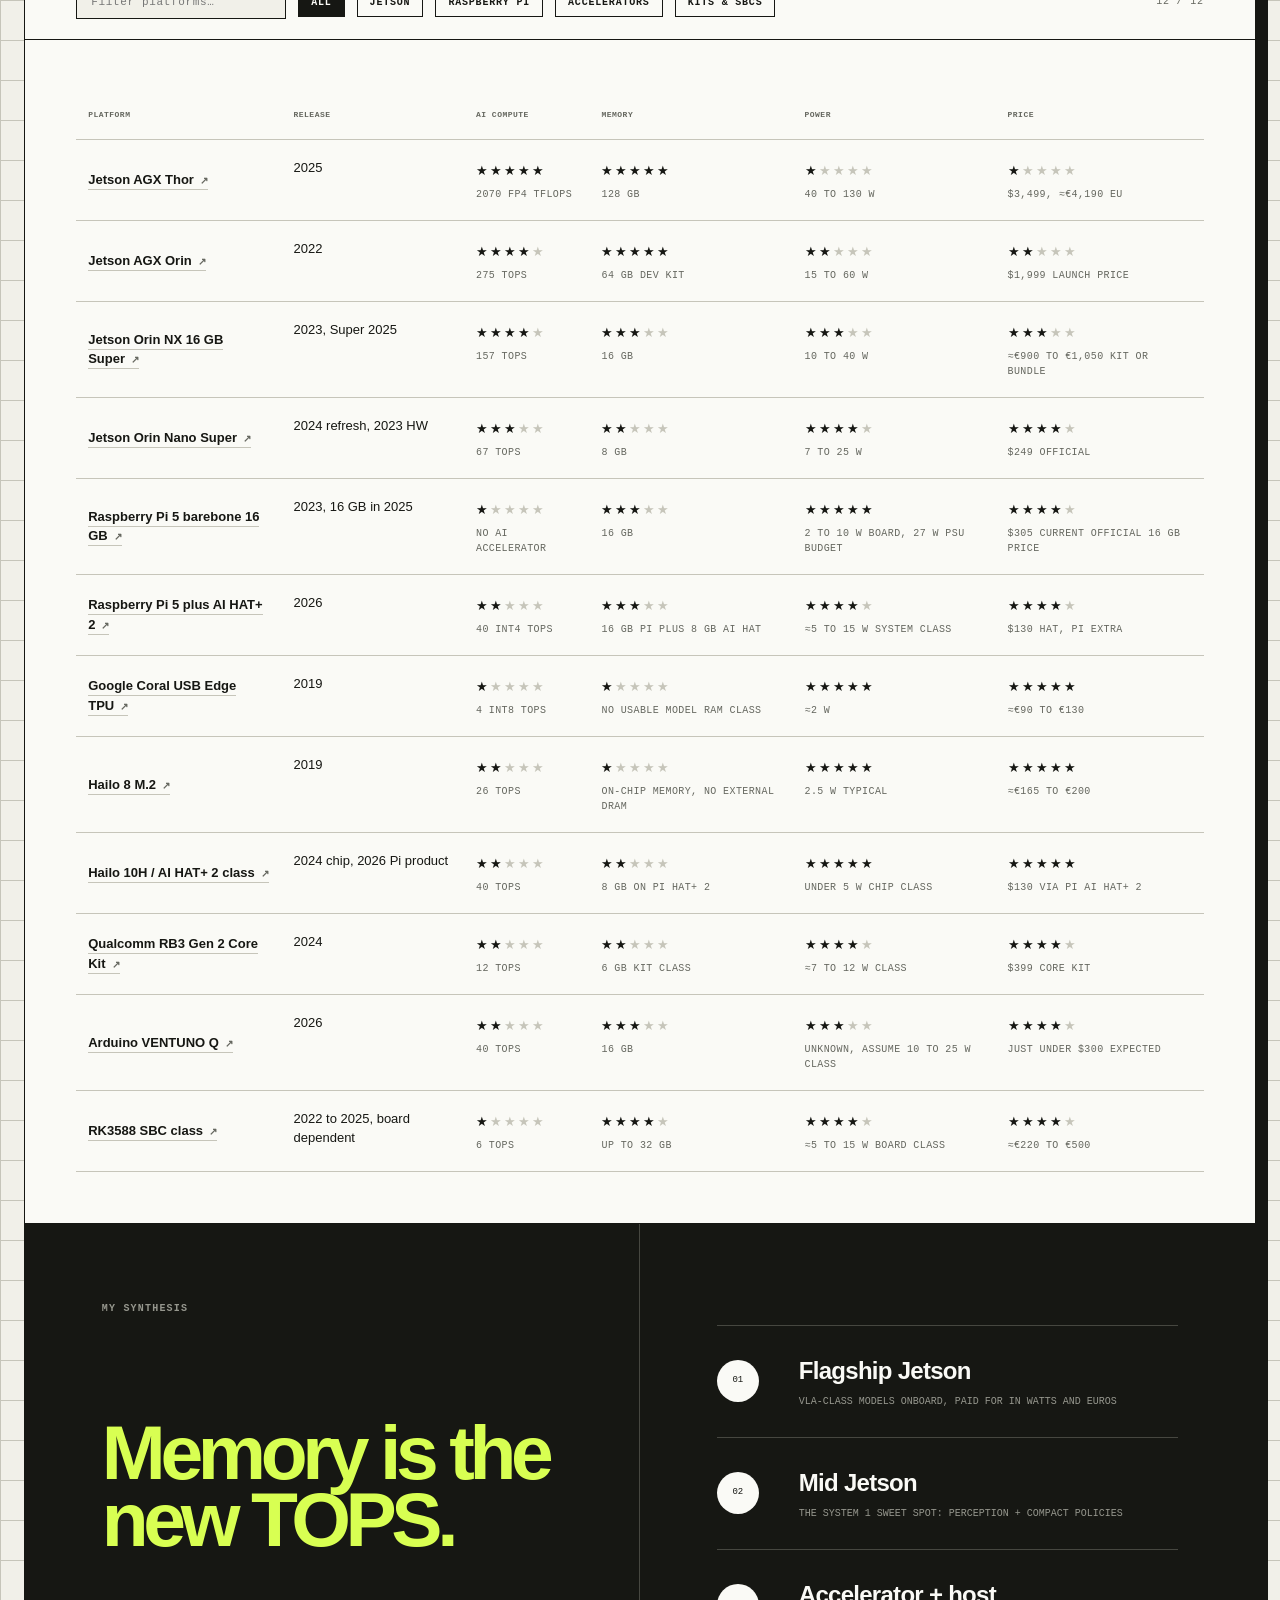
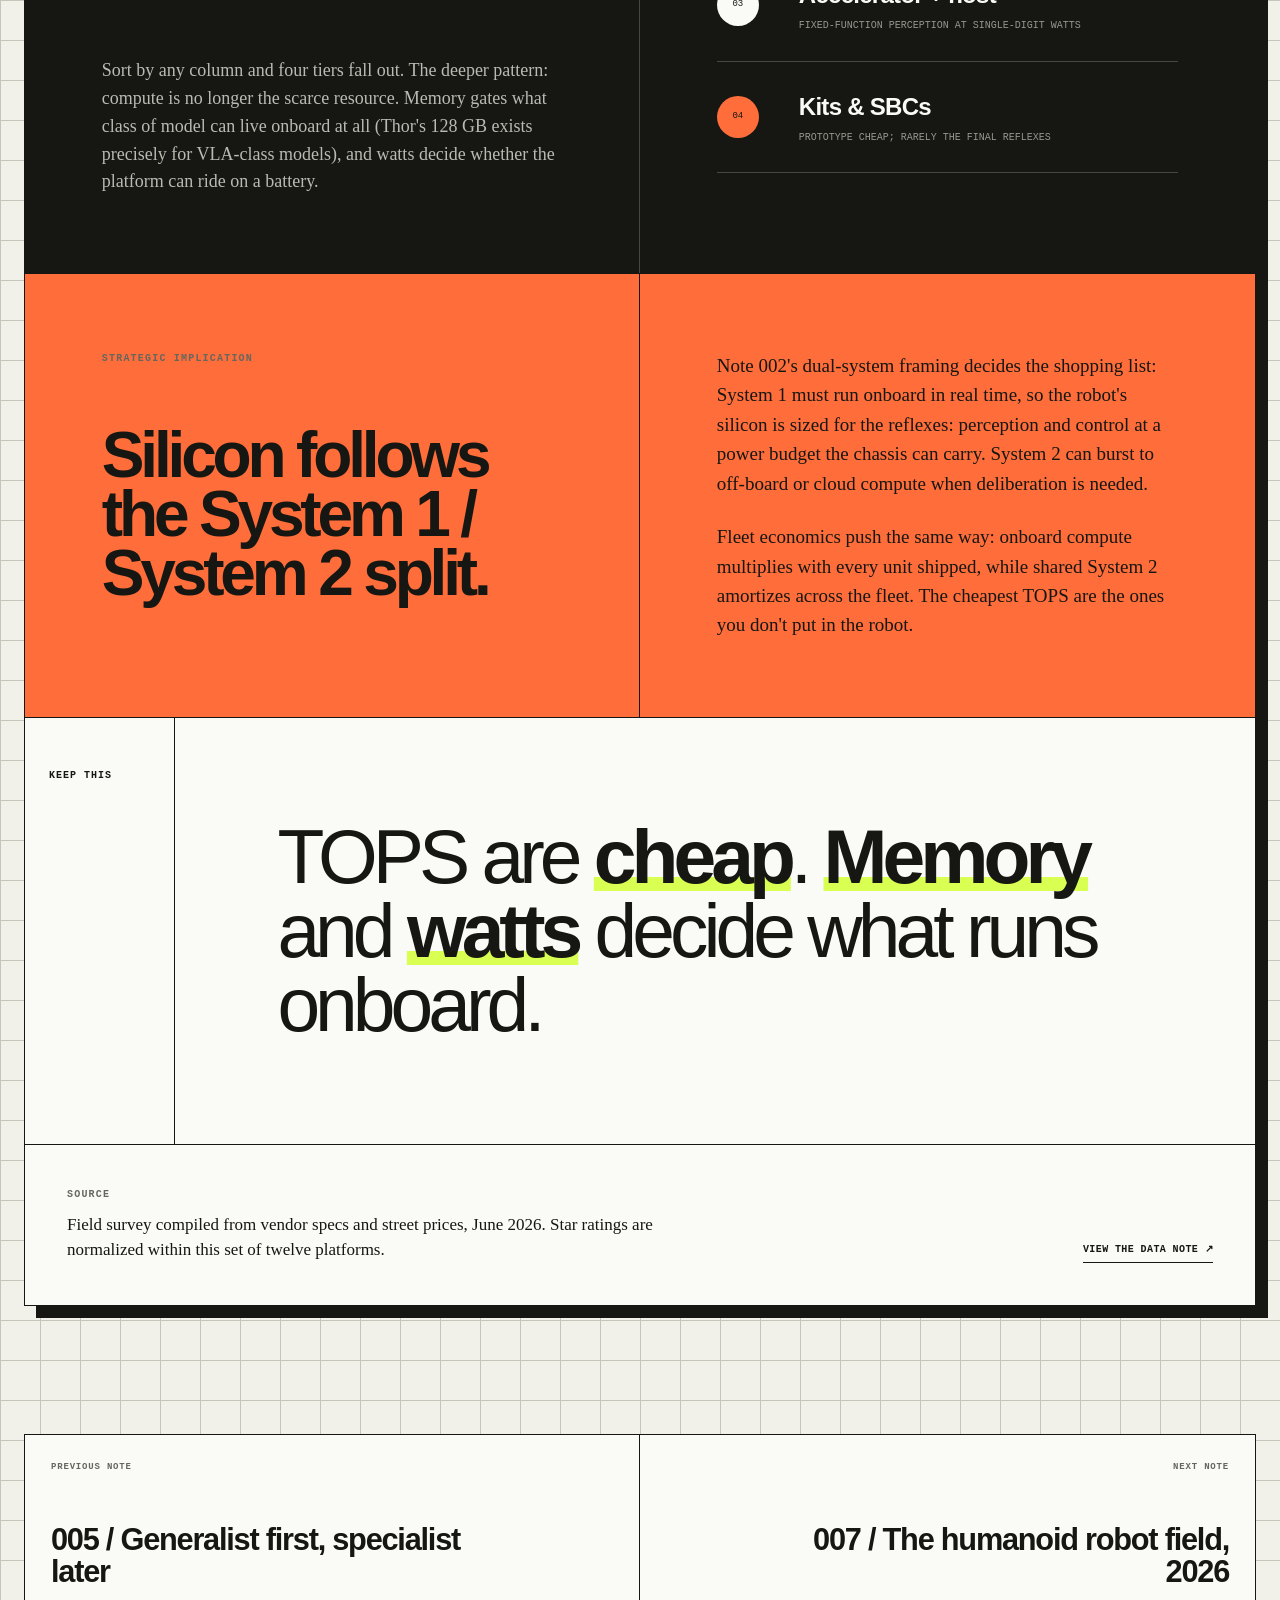
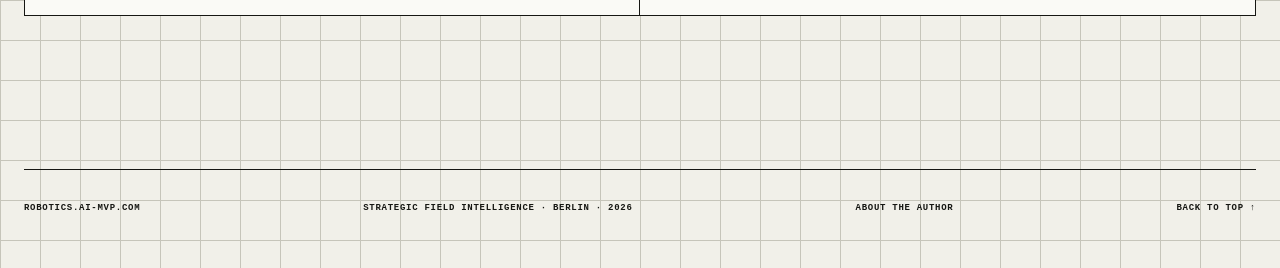
<file: notes/006-embedded-ai-hardware-2026/index.html>
<!doctype html>
<html lang="en">
  <head>
    <meta charset="UTF-8" />
    <meta name="viewport" content="width=device-width, initial-scale=1.0" />
    <base href="../../" />
    <meta name="description" content="An interactive comparison of the compute platforms that can become a robot's onboard brain." />
    <meta name="theme-color" content="#f1f0e9" />
    <meta property="og:title" content="Embedded AI hardware, 2026 | Robotics Intelligence" />
    <meta property="og:description" content="An interactive comparison of the compute platforms that can become a robot's onboard brain." />
    <meta property="og:type" content="article" />
    <link rel="canonical" href="https://robotics.ai-mvp.com/notes/006-embedded-ai-hardware-2026/" />
    <title>Embedded AI hardware, 2026 | Robotics Intelligence</title>
    <link rel="icon" href="./favicon.svg" type="image/svg+xml" />
    <link rel="stylesheet" href="./styles.css?v=16" />
    <script src="./main.js?v=11" defer></script>

  </head>
  <body class="note-site">
    <div class="progress" aria-hidden="true"><span></span></div>

    <header class="site-header note-site-header">
      <a class="wordmark" href="./" aria-label="Robotics Intelligence, home">
        <span class="wordmark-mark" aria-hidden="true"></span>
        <span>ROBOTICS / INTELLIGENCE</span>
      </a>
      <nav aria-label="Primary navigation">
        <a href="./#library">Intelligence index</a>
        <a href="./#about">About</a>
      </nav>
    </header>

    <main id="top" class="note-page">
      <section class="note-context" aria-label="Note context">
        <a href="./#library"><span aria-hidden="true">←</span> Intelligence index</a>
        <div>
          <span>Field note 006 / 010</span>
          <span>12 platforms</span>
          <time datetime="2026-02-26">26 Feb 2026</time>
        </div>
      </section>

<article id="note-006" class="learning-note standalone-note">
        <header class="article-header">
          <div class="article-id">
            <span>FIELD NOTE</span>
            <strong>006</strong>
          </div>
          <div class="article-title">
            <p class="eyebrow">Field survey · June 2026</p>
            <h2>Embedded AI<br />hardware, 2026</h2>
            <p class="dek">
              Twelve platforms that can be a robot's onboard brain right now,
              scored on the four axes that matter, and sortable by any of
              them.
            </p>
          </div>
        </header>

        <section class="thesis">
          <p class="section-label">The thesis</p>
          <blockquote>
            Compute, memory, power, price. Onboard intelligence is a four-way
            trade. No platform wins all four.
          </blockquote>
          <p class="body-copy">
            A field survey of the current embedded AI hardware menu, from
            flagship Jetson modules to USB accelerators. Star ratings are
            normalized within this set: five stars is best in class on that
            axis: fastest, biggest, most frugal, cheapest. Filter by family,
            search, or sort any column to see the trade-offs move.
          </p>
        </section>

        <section class="hw-explorer" aria-labelledby="hw-title">
          <div class="hw-heading">
            <p class="section-label">The hardware menu</p>
            <h3 id="hw-title">Twelve ways to give a robot a brain.</h3>
            <p class="hw-hint">
              Click a column header to sort. The first click ranks best
              first. Stars are relative to this set, not absolute.
            </p>
          </div>

          <div class="hw-controls">
            <input
              id="hw-search"
              type="search"
              placeholder="Filter platforms…"
              aria-label="Filter platforms by text"
            />
            <button class="hw-chip active" type="button" data-family="all">All</button>
            <button class="hw-chip" type="button" data-family="jetson">Jetson</button>
            <button class="hw-chip" type="button" data-family="pi">Raspberry Pi</button>
            <button class="hw-chip" type="button" data-family="accel">Accelerators</button>
            <button class="hw-chip" type="button" data-family="kit">Kits &amp; SBCs</button>
            <span class="hw-count" id="hw-count">12 / 12</span>
          </div>

          <div class="hw-table-wrap">
            <table id="hw-table" class="hw-table">
              <thead>
                <tr>
                  <th scope="col" aria-sort="none">
                    <button type="button" data-key="platform">Platform <span class="dir" aria-hidden="true"></span></button>
                  </th>
                  <th scope="col" aria-sort="none">
                    <button type="button" data-key="release">Release <span class="dir" aria-hidden="true"></span></button>
                  </th>
                  <th scope="col" aria-sort="none">
                    <button type="button" data-key="compute">AI compute <span class="dir" aria-hidden="true"></span></button>
                  </th>
                  <th scope="col" aria-sort="none">
                    <button type="button" data-key="memory">Memory <span class="dir" aria-hidden="true"></span></button>
                  </th>
                  <th scope="col" aria-sort="none">
                    <button type="button" data-key="power">Power <span class="dir" aria-hidden="true"></span></button>
                  </th>
                  <th scope="col" aria-sort="none">
                    <button type="button" data-key="price">Price <span class="dir" aria-hidden="true"></span></button>
                  </th>
                </tr>
              </thead>
              <tbody>
                <tr data-family="jetson" data-platform="Jetson AGX Thor" data-compute="5" data-memory="5" data-power="1" data-price="1">
                  <th scope="row"><a href="https://www.nvidia.com/en-us/autonomous-machines/embedded-systems/jetson-thor/" target="_blank" rel="noreferrer">Jetson AGX Thor</a></th>
                  <td class="release">2025</td>
                  <td><span class="stars" role="img" aria-label="5 of 5">★★★★★</span><small>2070 FP4 TFLOPS</small></td>
                  <td><span class="stars" role="img" aria-label="5 of 5">★★★★★</span><small>128 GB</small></td>
                  <td><span class="stars" role="img" aria-label="1 of 5">★<span class="dim">★★★★</span></span><small>40 to 130 W</small></td>
                  <td><span class="stars" role="img" aria-label="1 of 5">★<span class="dim">★★★★</span></span><small>$3,499, ≈€4,190 EU</small></td>
                </tr>
                <tr data-family="jetson" data-platform="Jetson AGX Orin" data-compute="4" data-memory="5" data-power="2" data-price="2">
                  <th scope="row"><a href="https://www.nvidia.com/en-us/autonomous-machines/embedded-systems/jetson-orin/" target="_blank" rel="noreferrer">Jetson AGX Orin</a></th>
                  <td class="release">2022</td>
                  <td><span class="stars" role="img" aria-label="4 of 5">★★★★<span class="dim">★</span></span><small>275 TOPS</small></td>
                  <td><span class="stars" role="img" aria-label="5 of 5">★★★★★</span><small>64 GB dev kit</small></td>
                  <td><span class="stars" role="img" aria-label="2 of 5">★★<span class="dim">★★★</span></span><small>15 to 60 W</small></td>
                  <td><span class="stars" role="img" aria-label="2 of 5">★★<span class="dim">★★★</span></span><small>$1,999 launch price</small></td>
                </tr>
                <tr data-family="jetson" data-platform="Jetson Orin NX 16 GB Super" data-compute="4" data-memory="3" data-power="3" data-price="3">
                  <th scope="row"><a href="https://developer.nvidia.com/embedded/jetson-orin-nx" target="_blank" rel="noreferrer">Jetson Orin NX 16 GB Super</a></th>
                  <td class="release">2023, Super 2025</td>
                  <td><span class="stars" role="img" aria-label="4 of 5">★★★★<span class="dim">★</span></span><small>157 TOPS</small></td>
                  <td><span class="stars" role="img" aria-label="3 of 5">★★★<span class="dim">★★</span></span><small>16 GB</small></td>
                  <td><span class="stars" role="img" aria-label="3 of 5">★★★<span class="dim">★★</span></span><small>10 to 40 W</small></td>
                  <td><span class="stars" role="img" aria-label="3 of 5">★★★<span class="dim">★★</span></span><small>≈€900 to €1,050 kit or bundle</small></td>
                </tr>
                <tr data-family="jetson" data-platform="Jetson Orin Nano Super" data-compute="3" data-memory="2" data-power="4" data-price="4">
                  <th scope="row"><a href="https://www.nvidia.com/en-us/autonomous-machines/embedded-systems/jetson-orin/nano-super-developer-kit/" target="_blank" rel="noreferrer">Jetson Orin Nano Super</a></th>
                  <td class="release">2024 refresh, 2023 HW</td>
                  <td><span class="stars" role="img" aria-label="3 of 5">★★★<span class="dim">★★</span></span><small>67 TOPS</small></td>
                  <td><span class="stars" role="img" aria-label="2 of 5">★★<span class="dim">★★★</span></span><small>8 GB</small></td>
                  <td><span class="stars" role="img" aria-label="4 of 5">★★★★<span class="dim">★</span></span><small>7 to 25 W</small></td>
                  <td><span class="stars" role="img" aria-label="4 of 5">★★★★<span class="dim">★</span></span><small>$249 official</small></td>
                </tr>
                <tr data-family="pi" data-platform="Raspberry Pi 5 barebone 16 GB" data-compute="1" data-memory="3" data-power="5" data-price="4">
                  <th scope="row"><a href="https://www.raspberrypi.com/products/raspberry-pi-5/" target="_blank" rel="noreferrer">Raspberry Pi 5 barebone 16 GB</a></th>
                  <td class="release">2023, 16 GB in 2025</td>
                  <td><span class="stars" role="img" aria-label="1 of 5">★<span class="dim">★★★★</span></span><small>No AI accelerator</small></td>
                  <td><span class="stars" role="img" aria-label="3 of 5">★★★<span class="dim">★★</span></span><small>16 GB</small></td>
                  <td><span class="stars" role="img" aria-label="5 of 5">★★★★★</span><small>2 to 10 W board, 27 W PSU budget</small></td>
                  <td><span class="stars" role="img" aria-label="4 of 5">★★★★<span class="dim">★</span></span><small>$305 current official 16 GB price</small></td>
                </tr>
                <tr data-family="pi" data-platform="Raspberry Pi 5 plus AI HAT+ 2" data-compute="2" data-memory="3" data-power="4" data-price="4">
                  <th scope="row"><a href="https://www.raspberrypi.com/products/ai-hat-plus-2/" target="_blank" rel="noreferrer">Raspberry Pi 5 plus AI HAT+ 2</a></th>
                  <td class="release">2026</td>
                  <td><span class="stars" role="img" aria-label="2 of 5">★★<span class="dim">★★★</span></span><small>40 INT4 TOPS</small></td>
                  <td><span class="stars" role="img" aria-label="3 of 5">★★★<span class="dim">★★</span></span><small>16 GB Pi plus 8 GB AI HAT</small></td>
                  <td><span class="stars" role="img" aria-label="4 of 5">★★★★<span class="dim">★</span></span><small>≈5 to 15 W system class</small></td>
                  <td><span class="stars" role="img" aria-label="4 of 5">★★★★<span class="dim">★</span></span><small>$130 HAT, Pi extra</small></td>
                </tr>
                <tr data-family="accel" data-platform="Google Coral USB Edge TPU" data-compute="1" data-memory="1" data-power="5" data-price="5">
                  <th scope="row"><a href="https://coral.ai/products/accelerator/" target="_blank" rel="noreferrer">Google Coral USB Edge TPU</a></th>
                  <td class="release">2019</td>
                  <td><span class="stars" role="img" aria-label="1 of 5">★<span class="dim">★★★★</span></span><small>4 INT8 TOPS</small></td>
                  <td><span class="stars" role="img" aria-label="1 of 5">★<span class="dim">★★★★</span></span><small>No usable model RAM class</small></td>
                  <td><span class="stars" role="img" aria-label="5 of 5">★★★★★</span><small>≈2 W</small></td>
                  <td><span class="stars" role="img" aria-label="5 of 5">★★★★★</span><small>≈€90 to €130</small></td>
                </tr>
                <tr data-family="accel" data-platform="Hailo 8 M.2" data-compute="2" data-memory="1" data-power="5" data-price="5">
                  <th scope="row"><a href="https://hailo.ai/products/ai-accelerators/hailo-8-m2-ai-acceleration-module/" target="_blank" rel="noreferrer">Hailo 8 M.2</a></th>
                  <td class="release">2019</td>
                  <td><span class="stars" role="img" aria-label="2 of 5">★★<span class="dim">★★★</span></span><small>26 TOPS</small></td>
                  <td><span class="stars" role="img" aria-label="1 of 5">★<span class="dim">★★★★</span></span><small>On-chip memory, no external DRAM</small></td>
                  <td><span class="stars" role="img" aria-label="5 of 5">★★★★★</span><small>2.5 W typical</small></td>
                  <td><span class="stars" role="img" aria-label="5 of 5">★★★★★</span><small>≈€165 to €200</small></td>
                </tr>
                <tr data-family="accel" data-platform="Hailo 10H / AI HAT+ 2 class" data-compute="2" data-memory="2" data-power="5" data-price="5">
                  <th scope="row"><a href="https://hailo.ai/products/ai-accelerators/hailo-10h-ai-accelerator/" target="_blank" rel="noreferrer">Hailo 10H / AI HAT+ 2 class</a></th>
                  <td class="release">2024 chip, 2026 Pi product</td>
                  <td><span class="stars" role="img" aria-label="2 of 5">★★<span class="dim">★★★</span></span><small>40 TOPS</small></td>
                  <td><span class="stars" role="img" aria-label="2 of 5">★★<span class="dim">★★★</span></span><small>8 GB on Pi HAT+ 2</small></td>
                  <td><span class="stars" role="img" aria-label="5 of 5">★★★★★</span><small>Under 5 W chip class</small></td>
                  <td><span class="stars" role="img" aria-label="5 of 5">★★★★★</span><small>$130 via Pi AI HAT+ 2</small></td>
                </tr>
                <tr data-family="kit" data-platform="Qualcomm RB3 Gen 2 Core Kit" data-compute="2" data-memory="2" data-power="4" data-price="4">
                  <th scope="row"><a href="https://www.qualcomm.com/developer/hardware/rb3-gen-2-development-kit" target="_blank" rel="noreferrer">Qualcomm RB3 Gen 2 Core Kit</a></th>
                  <td class="release">2024</td>
                  <td><span class="stars" role="img" aria-label="2 of 5">★★<span class="dim">★★★</span></span><small>12 TOPS</small></td>
                  <td><span class="stars" role="img" aria-label="2 of 5">★★<span class="dim">★★★</span></span><small>6 GB kit class</small></td>
                  <td><span class="stars" role="img" aria-label="4 of 5">★★★★<span class="dim">★</span></span><small>≈7 to 12 W class</small></td>
                  <td><span class="stars" role="img" aria-label="4 of 5">★★★★<span class="dim">★</span></span><small>$399 core kit</small></td>
                </tr>
                <tr data-family="kit" data-platform="Arduino VENTUNO Q" data-compute="2" data-memory="3" data-power="3" data-price="4">
                  <th scope="row"><a href="https://www.arduino.cc/product-ventuno-q" target="_blank" rel="noreferrer">Arduino VENTUNO Q</a></th>
                  <td class="release">2026</td>
                  <td><span class="stars" role="img" aria-label="2 of 5">★★<span class="dim">★★★</span></span><small>40 TOPS</small></td>
                  <td><span class="stars" role="img" aria-label="3 of 5">★★★<span class="dim">★★</span></span><small>16 GB</small></td>
                  <td><span class="stars" role="img" aria-label="3 of 5">★★★<span class="dim">★★</span></span><small>Unknown, assume 10 to 25 W class</small></td>
                  <td><span class="stars" role="img" aria-label="4 of 5">★★★★<span class="dim">★</span></span><small>Just under $300 expected</small></td>
                </tr>
                <tr data-family="kit" data-platform="RK3588 SBC class" data-compute="1" data-memory="4" data-power="4" data-price="4">
                  <th scope="row"><a href="https://www.rock-chips.com/a/en/products/RK35_Series/2022/0926/1660.html" target="_blank" rel="noreferrer">RK3588 SBC class</a></th>
                  <td class="release">2022 to 2025, board dependent</td>
                  <td><span class="stars" role="img" aria-label="1 of 5">★<span class="dim">★★★★</span></span><small>6 TOPS</small></td>
                  <td><span class="stars" role="img" aria-label="4 of 5">★★★★<span class="dim">★</span></span><small>Up to 32 GB</small></td>
                  <td><span class="stars" role="img" aria-label="4 of 5">★★★★<span class="dim">★</span></span><small>≈5 to 15 W board class</small></td>
                  <td><span class="stars" role="img" aria-label="4 of 5">★★★★<span class="dim">★</span></span><small>≈€220 to €500</small></td>
                </tr>
              </tbody>
            </table>
          </div>
        </section>

        <section class="synthesis" aria-labelledby="synthesis-006-title">
          <div class="synthesis-copy">
            <p class="section-label">My synthesis</p>
            <h3 id="synthesis-006-title">Memory is the new TOPS.</h3>
            <p>
              Sort by any column and four tiers fall out. The deeper pattern:
              compute is no longer the scarce resource. Memory gates what
              class of model can live onboard at all (Thor's 128 GB exists
              precisely for VLA-class models), and watts decide whether the
              platform can ride on a battery.
            </p>
          </div>

          <div class="flywheel" aria-label="The four hardware tiers">
            <ol>
              <li>
                <span>01</span>
                <div><strong>Flagship Jetson</strong><small>VLA-class models onboard, paid for in watts and euros</small></div>
              </li>
              <li>
                <span>02</span>
                <div><strong>Mid Jetson</strong><small>The System 1 sweet spot: perception + compact policies</small></div>
              </li>
              <li>
                <span>03</span>
                <div><strong>Accelerator + host</strong><small>Fixed-function perception at single-digit watts</small></div>
              </li>
              <li>
                <span>04</span>
                <div><strong>Kits &amp; SBCs</strong><small>Prototype cheap; rarely the final reflexes</small></div>
              </li>
            </ol>
          </div>
        </section>

        <section class="strategic-lens">
          <div>
            <p class="section-label">Strategic implication</p>
            <h3>Silicon follows the System 1 / System 2 split.</h3>
          </div>
          <div>
            <p>
              Note 002's dual-system framing decides the shopping list:
              System 1 must run onboard in real time, so the robot's silicon
              is sized for the reflexes: perception and control at a power
              budget the chassis can carry. System 2 can burst to off-board
              or cloud compute when deliberation is needed.
            </p>
            <p>
              Fleet economics push the same way: onboard compute multiplies
              with every unit shipped, while shared System 2 amortizes across
              the fleet. The cheapest TOPS are the ones you don't put in the
              robot.
            </p>
          </div>
        </section>

        <section class="takeaway">
          <span class="takeaway-label">Keep this</span>
          <p>
            TOPS are <strong>cheap</strong>. <strong>Memory</strong> and
            <strong>watts</strong> decide what runs onboard.
          </p>
        </section>

        <footer class="source">
          <div>
            <p class="section-label">Source</p>
            <p>
              Field survey compiled from vendor specs and street prices,
              June 2026. Star ratings are normalized within this set of
              twelve platforms.
            </p>
          </div>
          <a href="./notes/006-embedded-ai-hardware-2026.md" target="_blank" rel="noreferrer">
            View the data note <span aria-hidden="true">↗</span>
          </a>
        </footer>
      </article>

      <nav class="note-pagination" aria-label="More field notes">
          <a href="./notes/005-generalist-first-specialist-later/">
            <span>Previous note</span>
            <strong>005 / Generalist first, specialist later</strong>
          </a>
          <a href="./notes/007-humanoid-robot-field-2026/">
            <span>Next note</span>
            <strong>007 / The humanoid robot field, 2026</strong>
          </a>
      </nav>
    </main>

    <footer class="site-footer">
      <span>robotics.ai-mvp.com</span>
      <span>Strategic field intelligence · Berlin · 2026</span>
      <a href="https://ai-mvp.com/">About the author</a>
      <a href="#top">Back to top ↑</a>
    </footer>
  </body>
</html>
</file>
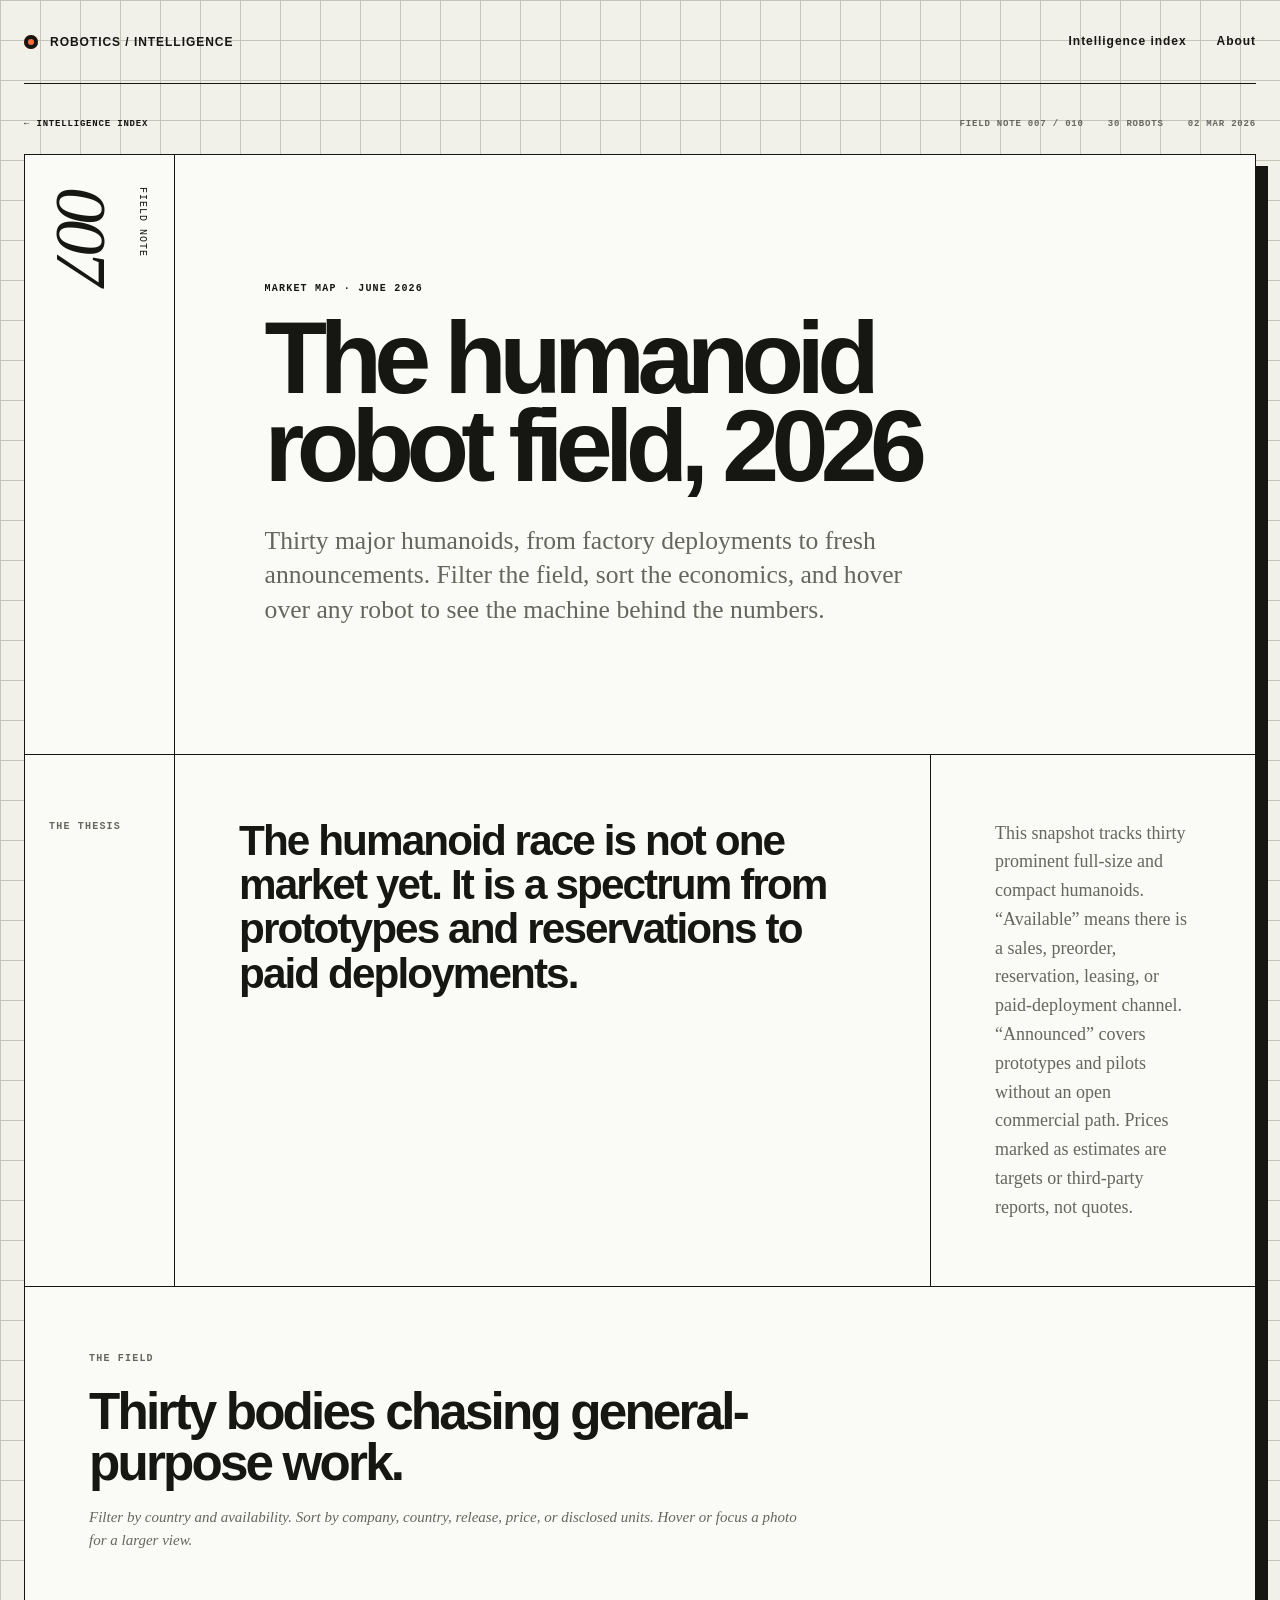
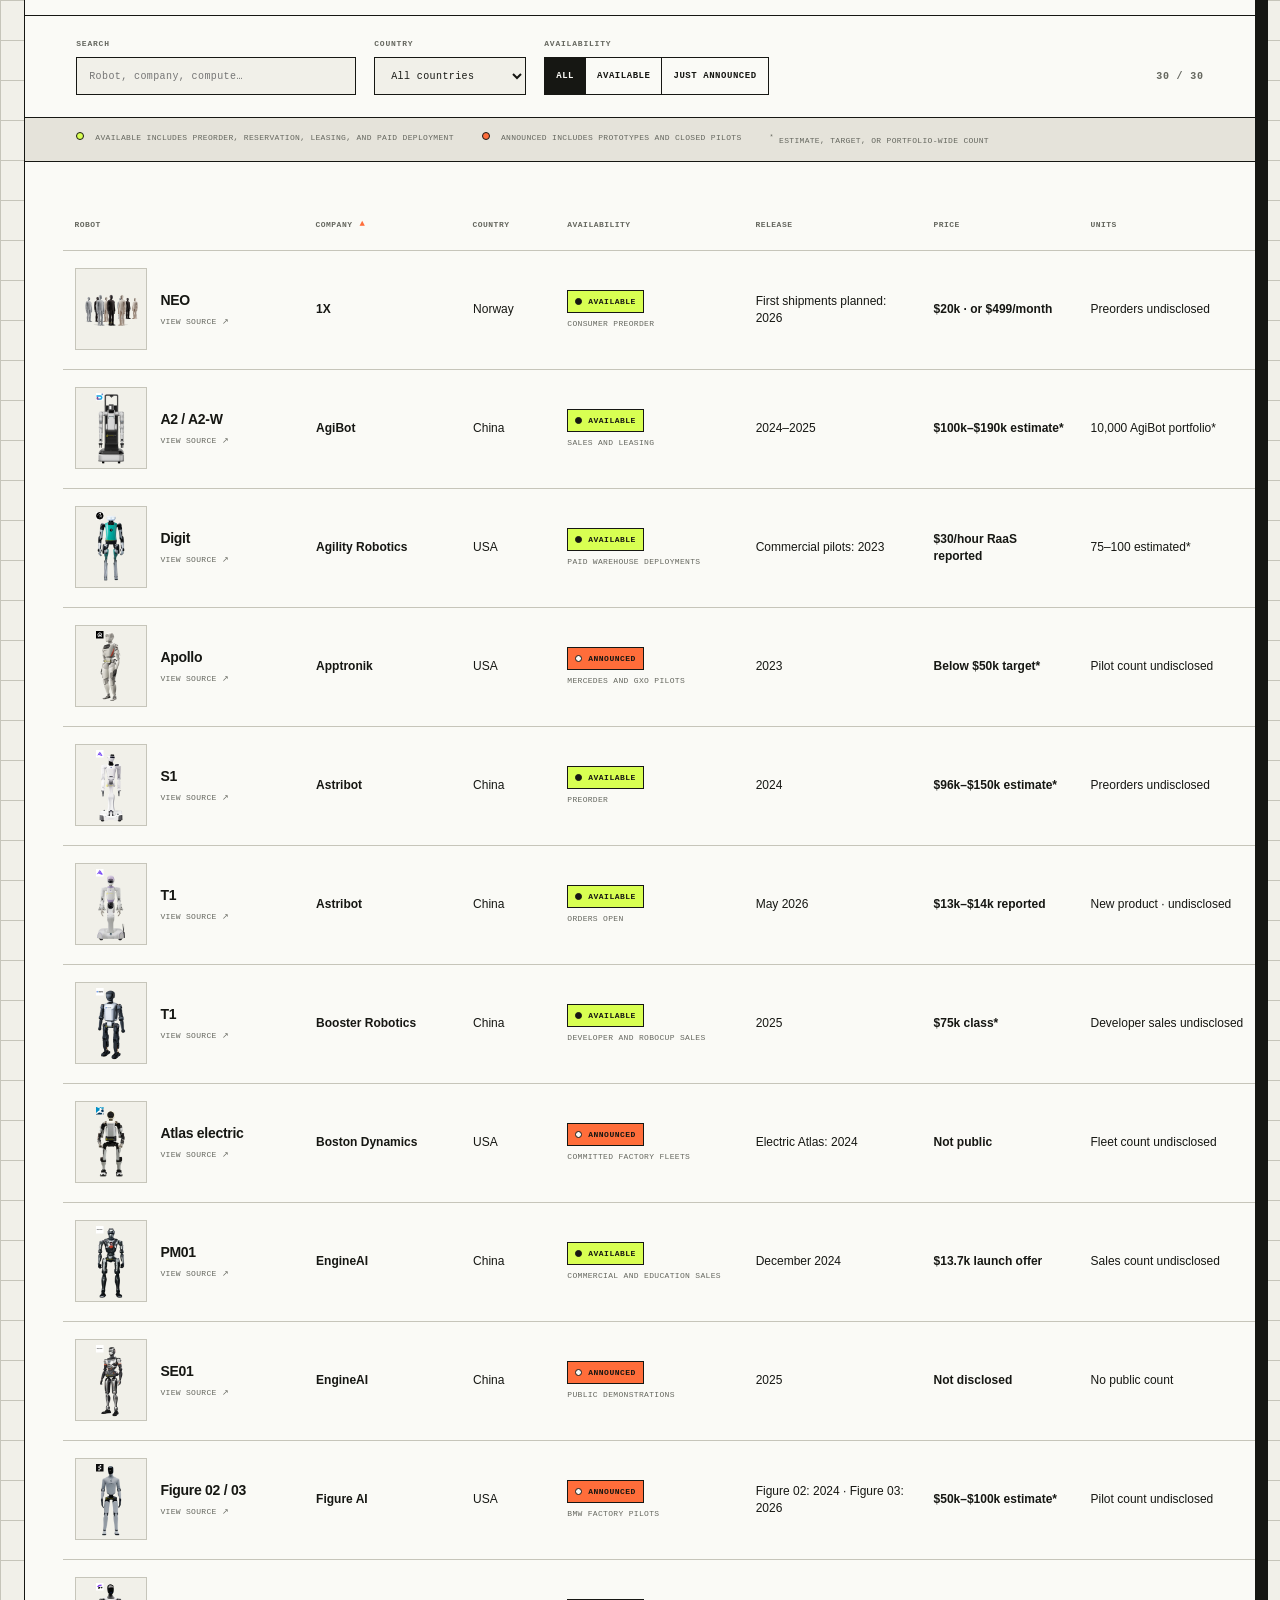
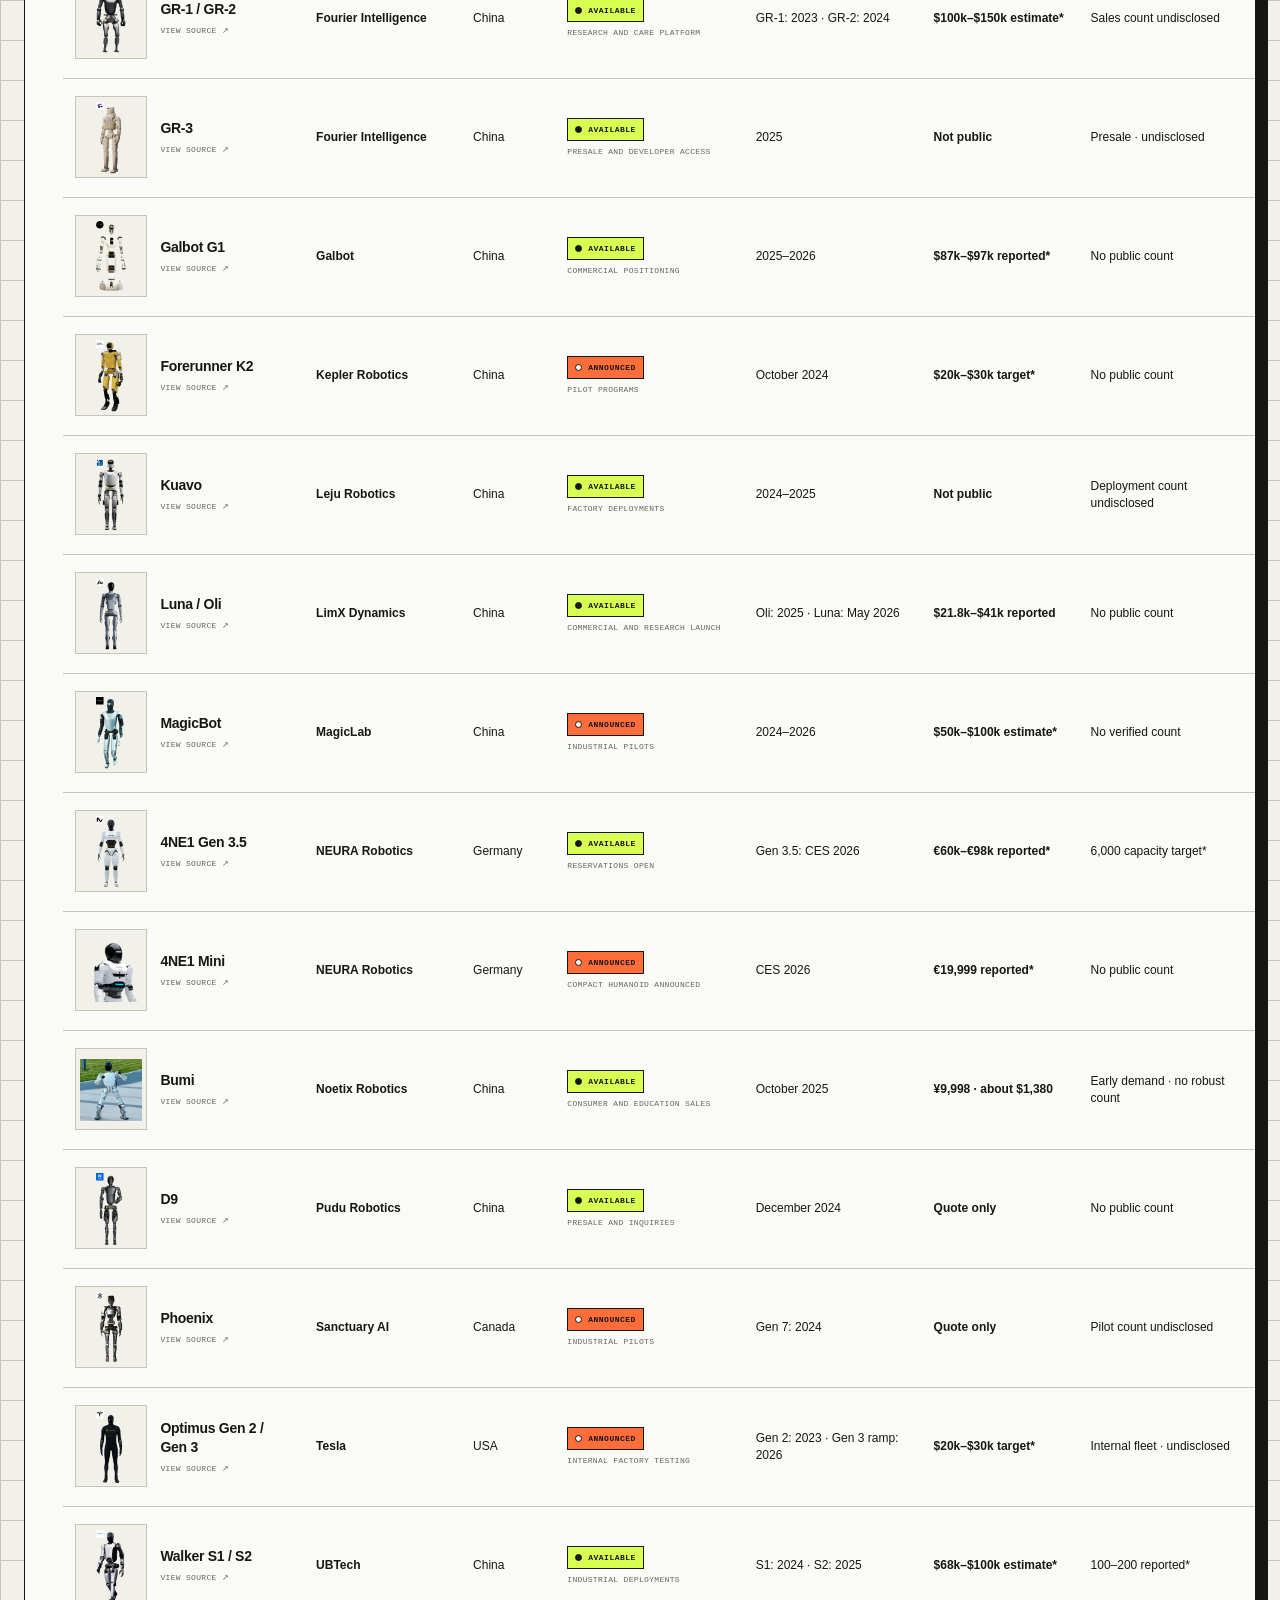
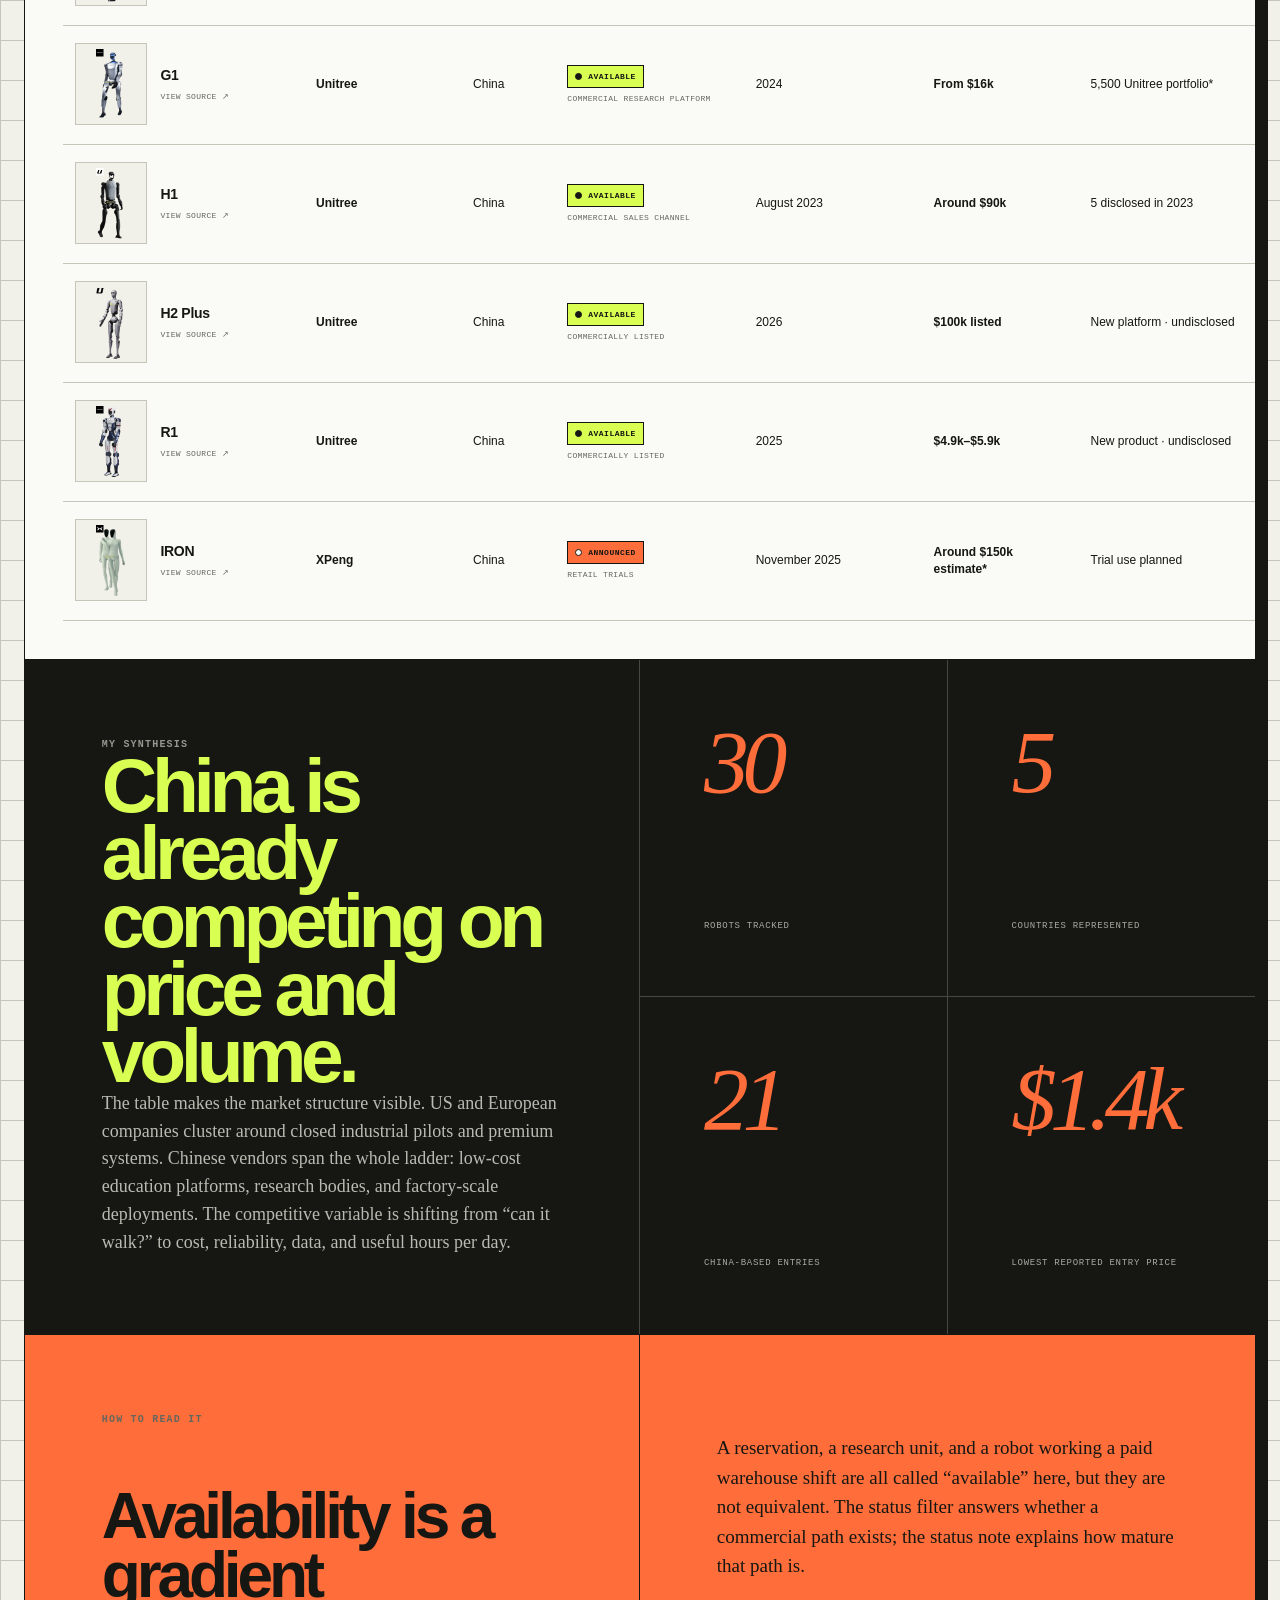
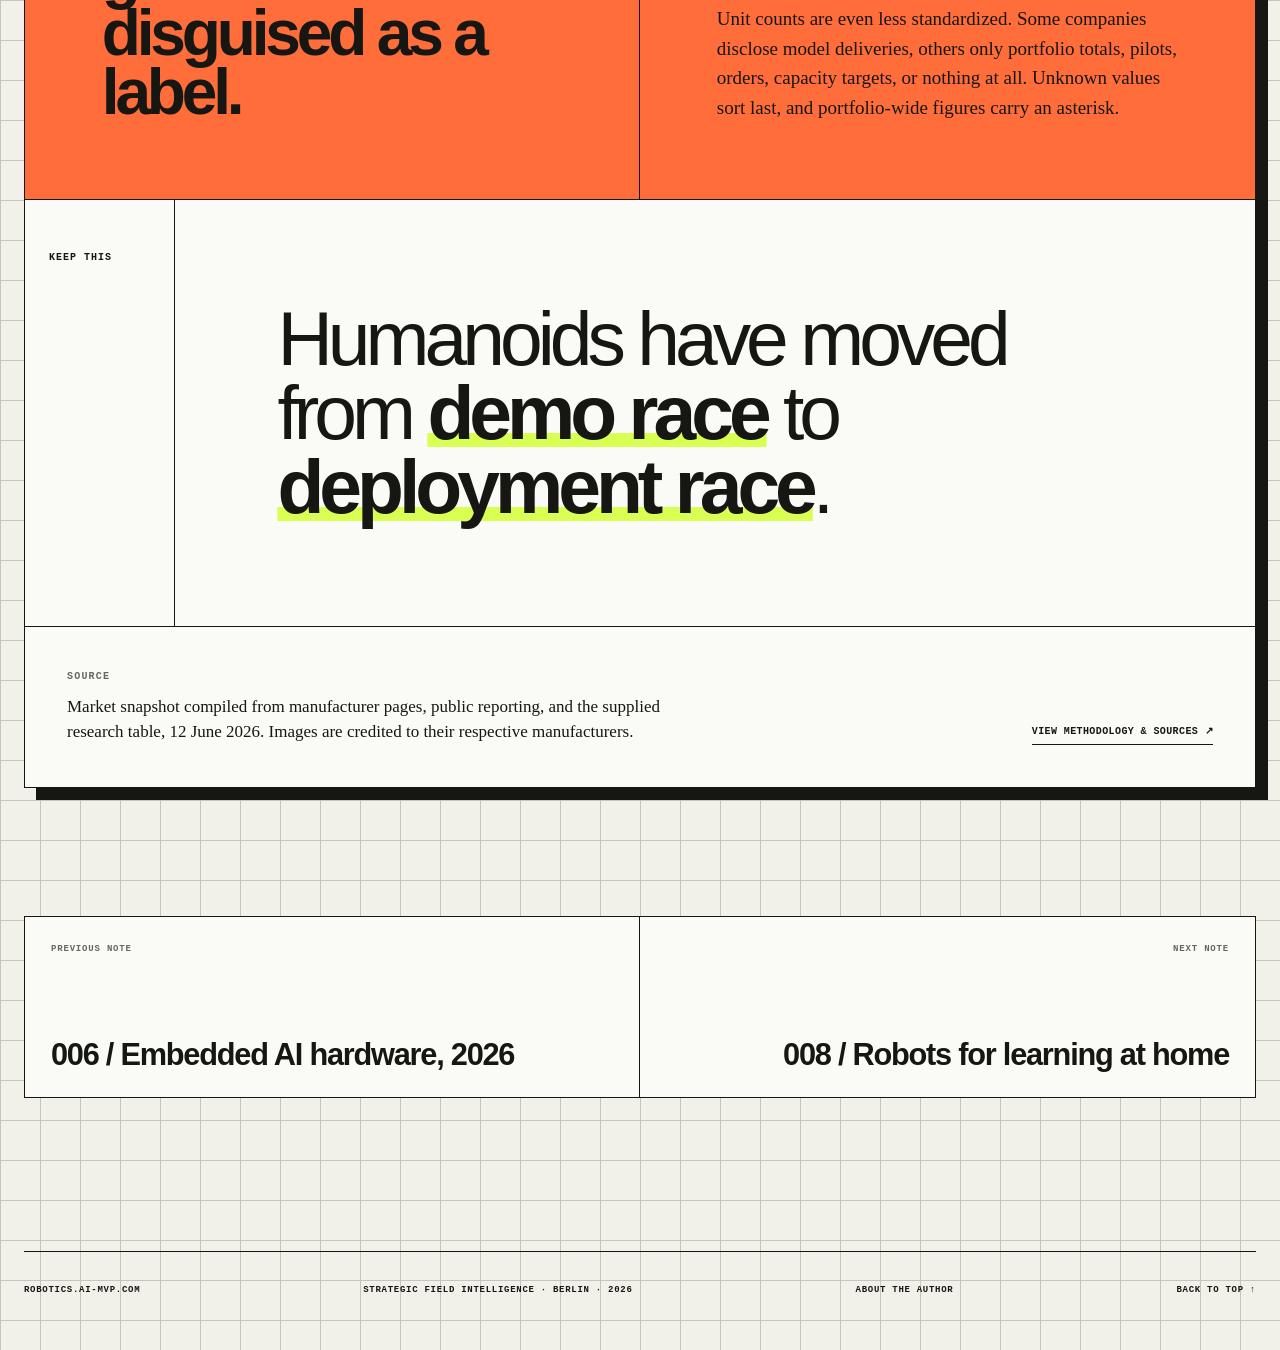
<file: notes/007-humanoid-robot-field-2026/index.html>
<!doctype html>
<html lang="en">
  <head>
    <meta charset="UTF-8" />
    <meta name="viewport" content="width=device-width, initial-scale=1.0" />
    <base href="../../" />
    <meta name="description" content="An interactive market map of 30 humanoid robots across price, availability, and deployment." />
    <meta name="theme-color" content="#f1f0e9" />
    <meta property="og:title" content="The humanoid robot field, 2026 | Robotics Intelligence" />
    <meta property="og:description" content="An interactive market map of 30 humanoid robots across price, availability, and deployment." />
    <meta property="og:type" content="article" />
    <link rel="canonical" href="https://robotics.ai-mvp.com/notes/007-humanoid-robot-field-2026/" />
    <title>The humanoid robot field, 2026 | Robotics Intelligence</title>
    <link rel="icon" href="./favicon.svg" type="image/svg+xml" />
    <link rel="stylesheet" href="./styles.css?v=16" />
    <script src="./main.js?v=11" defer></script>
    <script src="./robots.js?v=11" defer></script>
  </head>
  <body class="note-site">
    <div class="progress" aria-hidden="true"><span></span></div>

    <header class="site-header note-site-header">
      <a class="wordmark" href="./" aria-label="Robotics Intelligence, home">
        <span class="wordmark-mark" aria-hidden="true"></span>
        <span>ROBOTICS / INTELLIGENCE</span>
      </a>
      <nav aria-label="Primary navigation">
        <a href="./#library">Intelligence index</a>
        <a href="./#about">About</a>
      </nav>
    </header>

    <main id="top" class="note-page">
      <section class="note-context" aria-label="Note context">
        <a href="./#library"><span aria-hidden="true">←</span> Intelligence index</a>
        <div>
          <span>Field note 007 / 010</span>
          <span>30 robots</span>
          <time datetime="2026-03-02">02 Mar 2026</time>
        </div>
      </section>

<article id="note-007" class="learning-note standalone-note">
        <header class="article-header">
          <div class="article-id">
            <span>FIELD NOTE</span>
            <strong>007</strong>
          </div>
          <div class="article-title">
            <p class="eyebrow">Market map · June 2026</p>
            <h2>The humanoid<br />robot field, 2026</h2>
            <p class="dek">
              Thirty major humanoids, from factory deployments to fresh
              announcements. Filter the field, sort the economics, and hover
              over any robot to see the machine behind the numbers.
            </p>
          </div>
        </header>

        <section class="thesis">
          <p class="section-label">The thesis</p>
          <blockquote>
            The humanoid race is not one market yet. It is a spectrum from
            prototypes and reservations to paid deployments.
          </blockquote>
          <p class="body-copy">
            This snapshot tracks thirty prominent full-size and compact
            humanoids. “Available” means there is a sales, preorder,
            reservation, leasing, or paid-deployment channel. “Announced”
            covers prototypes and pilots without an open commercial path.
            Prices marked as estimates are targets or third-party reports,
            not quotes.
          </p>
        </section>

        <section class="robot-explorer" aria-labelledby="robot-table-title">
          <div class="robot-heading">
            <p class="section-label">The field</p>
            <h3 id="robot-table-title">Thirty bodies chasing general-purpose work.</h3>
            <p class="robot-hint">
              Filter by country and availability. Sort by company, country,
              release, price, or disclosed units. Hover or focus a photo for
              a larger view.
            </p>
          </div>

          <div class="robot-controls">
            <label class="robot-search">
              <span>Search</span>
              <input
                id="robot-search"
                type="search"
                placeholder="Robot, company, compute…"
                autocomplete="off"
              />
            </label>
            <label>
              <span>Country</span>
              <select id="robot-country">
                <option value="all">All countries</option>
                <option value="Canada">Canada</option>
                <option value="China">China</option>
                <option value="Germany">Germany</option>
                <option value="Norway">Norway</option>
                <option value="USA">USA</option>
              </select>
            </label>
            <div class="robot-status-filter" aria-label="Filter by availability">
              <span>Availability</span>
              <div>
                <button class="robot-chip active" type="button" data-status="all">All</button>
                <button class="robot-chip" type="button" data-status="available">Available</button>
                <button class="robot-chip" type="button" data-status="announced">Just announced</button>
              </div>
            </div>
            <span class="robot-count" id="robot-count" aria-live="polite">30 / 30</span>
          </div>

          <div class="robot-legend">
            <span><i class="status-dot available"></i> Available includes preorder, reservation, leasing, and paid deployment</span>
            <span><i class="status-dot announced"></i> Announced includes prototypes and closed pilots</span>
            <span><sup>*</sup> Estimate, target, or portfolio-wide count</span>
          </div>

          <div class="robot-table-wrap">
            <table id="robot-table" class="robot-table">
              <thead>
                <tr>
                  <th scope="col" aria-sort="none">
                    <button type="button" data-key="name">Robot <span class="dir" aria-hidden="true"></span></button>
                  </th>
                  <th scope="col" aria-sort="none">
                    <button type="button" data-key="company">Company <span class="dir" aria-hidden="true"></span></button>
                  </th>
                  <th scope="col" aria-sort="none">
                    <button type="button" data-key="country">Country <span class="dir" aria-hidden="true"></span></button>
                  </th>
                  <th scope="col">Availability</th>
                  <th scope="col" aria-sort="none">
                    <button type="button" data-key="release">Release <span class="dir" aria-hidden="true"></span></button>
                  </th>
                  <th scope="col" aria-sort="none">
                    <button type="button" data-key="price">Price <span class="dir" aria-hidden="true"></span></button>
                  </th>
                  <th scope="col" aria-sort="none">
                    <button type="button" data-key="units">Units <span class="dir" aria-hidden="true"></span></button>
                  </th>
                  <th scope="col">Main compute</th>
                </tr>
              </thead>
              <tbody></tbody>
            </table>
            <noscript>
              <p class="robot-noscript">JavaScript is required for the interactive table.</p>
            </noscript>
          </div>
        </section>

        <section class="synthesis" aria-labelledby="synthesis-007-title">
          <div class="synthesis-copy">
            <p class="section-label">My synthesis</p>
            <h3 id="synthesis-007-title">China is already competing on price and volume.</h3>
            <p>
              The table makes the market structure visible. US and European
              companies cluster around closed industrial pilots and premium
              systems. Chinese vendors span the whole ladder: low-cost
              education platforms, research bodies, and factory-scale
              deployments. The competitive variable is shifting from “can it
              walk?” to cost, reliability, data, and useful hours per day.
            </p>
          </div>

          <div class="robot-stats" aria-label="Humanoid field summary">
            <div>
              <strong>30</strong>
              <span>robots tracked</span>
            </div>
            <div>
              <strong>5</strong>
              <span>countries represented</span>
            </div>
            <div>
              <strong>21</strong>
              <span>China-based entries</span>
            </div>
            <div>
              <strong>$1.4k</strong>
              <span>lowest reported entry price</span>
            </div>
          </div>
        </section>

        <section class="strategic-lens">
          <div>
            <p class="section-label">How to read it</p>
            <h3>Availability is a gradient disguised as a label.</h3>
          </div>
          <div>
            <p>
              A reservation, a research unit, and a robot working a paid
              warehouse shift are all called “available” here, but they are
              not equivalent. The status filter answers whether a commercial
              path exists; the status note explains how mature that path is.
            </p>
            <p>
              Unit counts are even less standardized. Some companies disclose
              model deliveries, others only portfolio totals, pilots, orders,
              capacity targets, or nothing at all. Unknown values sort last,
              and portfolio-wide figures carry an asterisk.
            </p>
          </div>
        </section>

        <section class="takeaway">
          <span class="takeaway-label">Keep this</span>
          <p>
            Humanoids have moved from <strong>demo race</strong> to
            <strong>deployment race</strong>.
          </p>
        </section>

        <footer class="source">
          <div>
            <p class="section-label">Source</p>
            <p>
              Market snapshot compiled from manufacturer pages, public
              reporting, and the supplied research table, 12 June 2026.
              Images are credited to their respective manufacturers.
            </p>
          </div>
          <a href="./notes/007-humanoid-robot-field-2026.md" target="_blank" rel="noreferrer">
            View methodology &amp; sources <span aria-hidden="true">↗</span>
          </a>
        </footer>
      </article>

      <nav class="note-pagination" aria-label="More field notes">
          <a href="./notes/006-embedded-ai-hardware-2026/">
            <span>Previous note</span>
            <strong>006 / Embedded AI hardware, 2026</strong>
          </a>
          <a href="./notes/008-home-robot-learning-kits/">
            <span>Next note</span>
            <strong>008 / Robots for learning at home</strong>
          </a>
      </nav>
    </main>

    <footer class="site-footer">
      <span>robotics.ai-mvp.com</span>
      <span>Strategic field intelligence · Berlin · 2026</span>
      <a href="https://ai-mvp.com/">About the author</a>
      <a href="#top">Back to top ↑</a>
    </footer>
  </body>
</html>
</file>
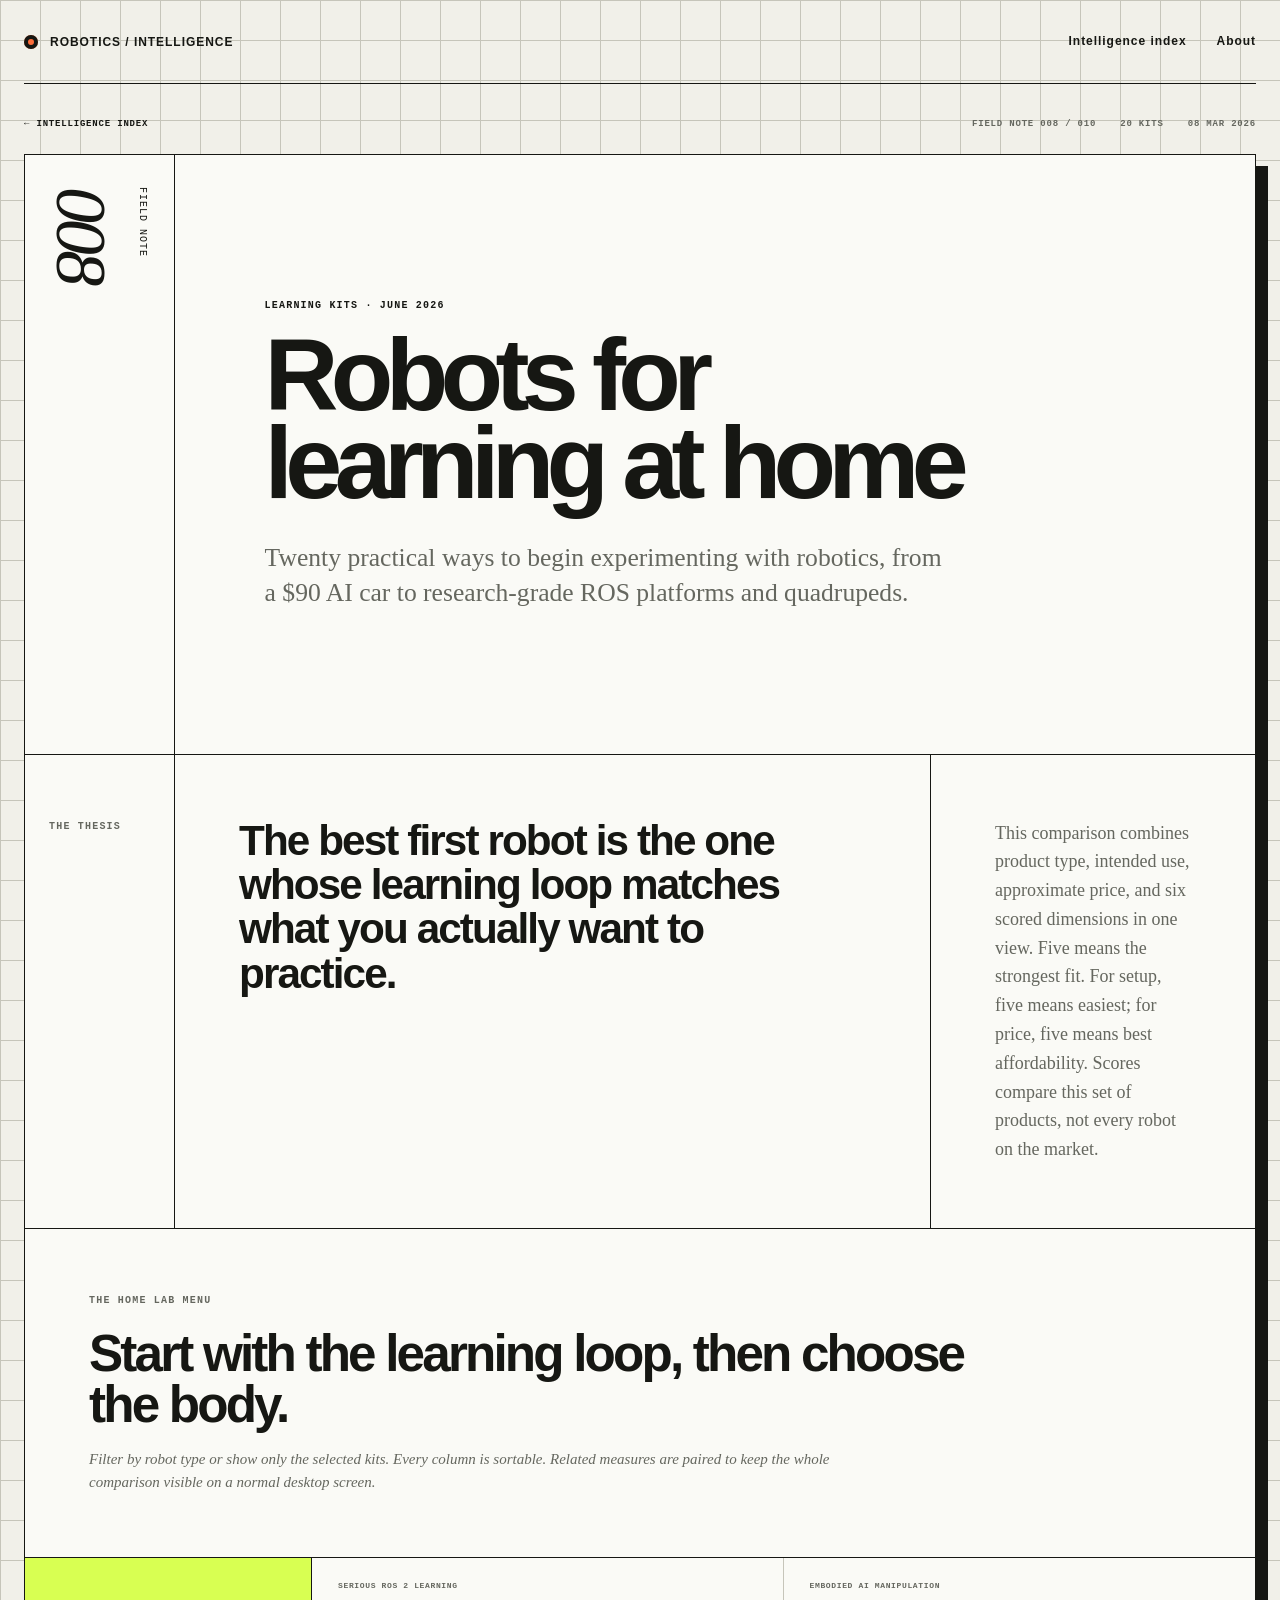
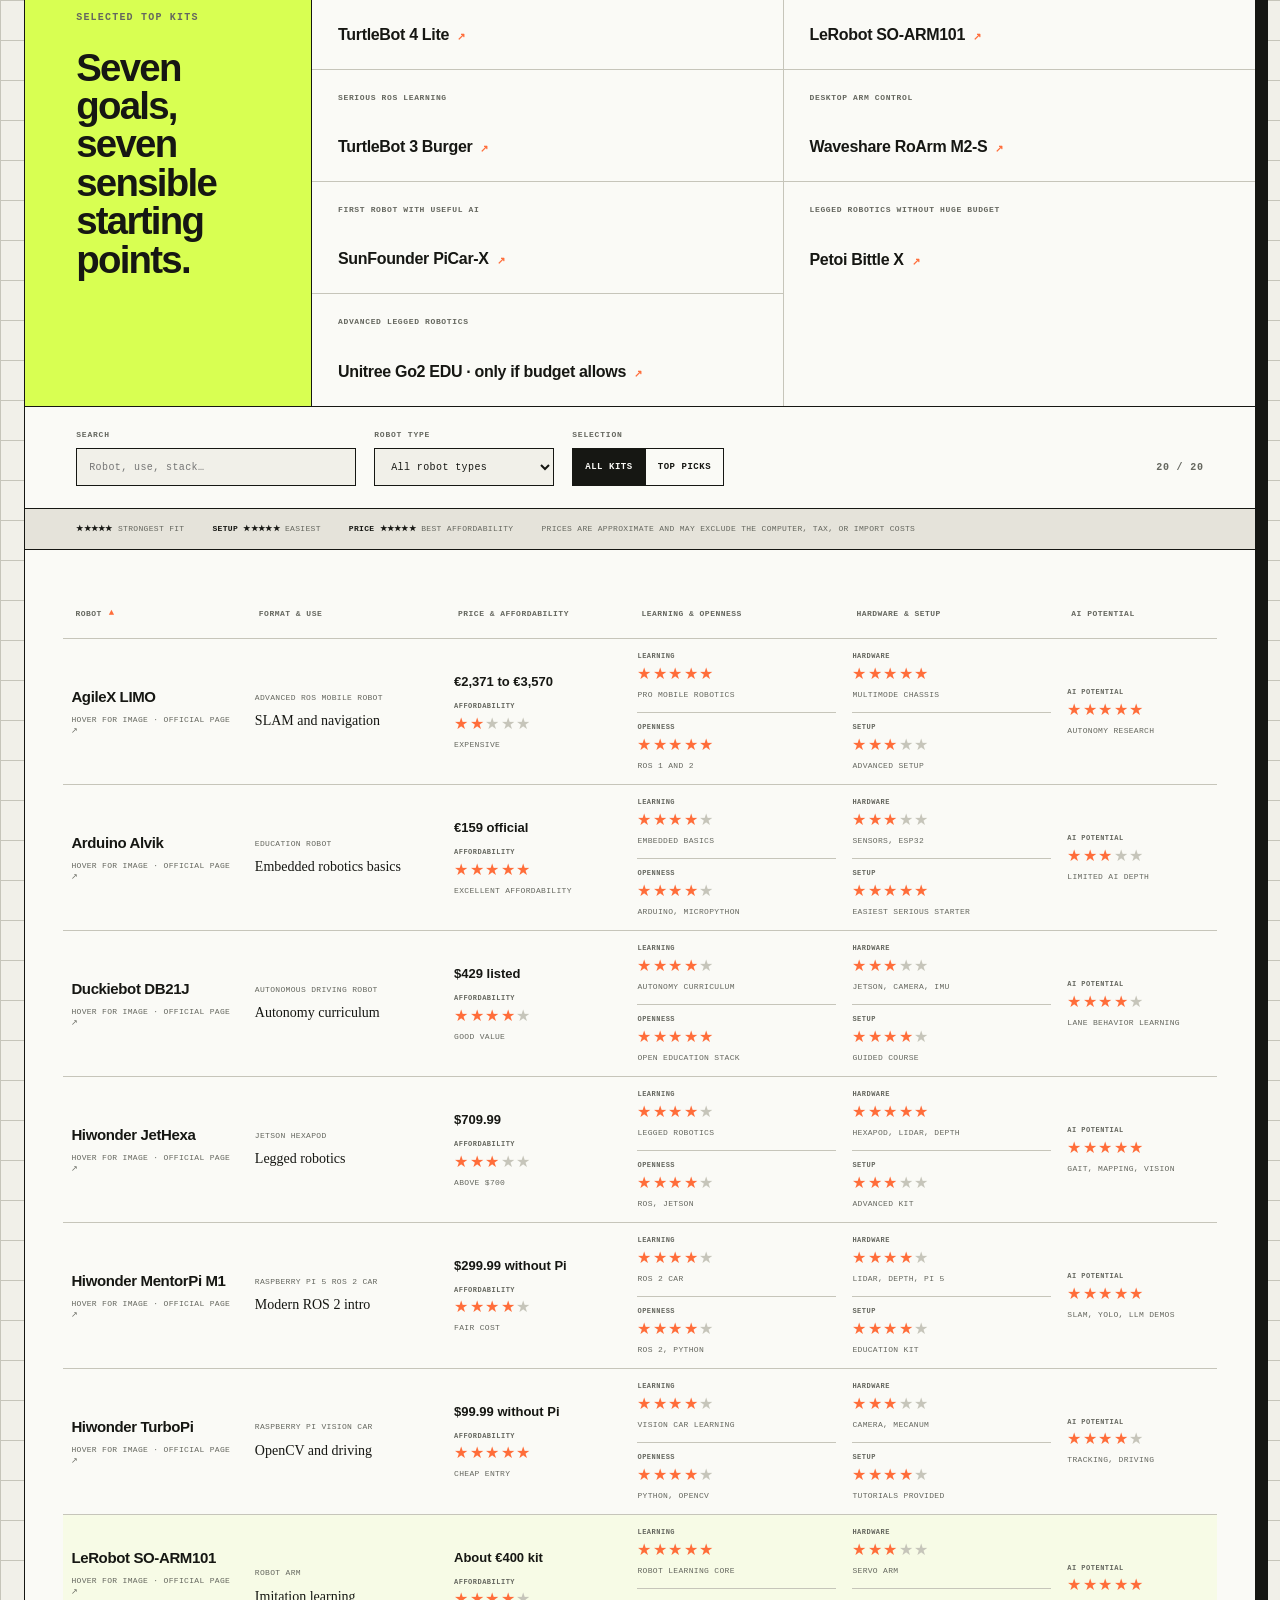
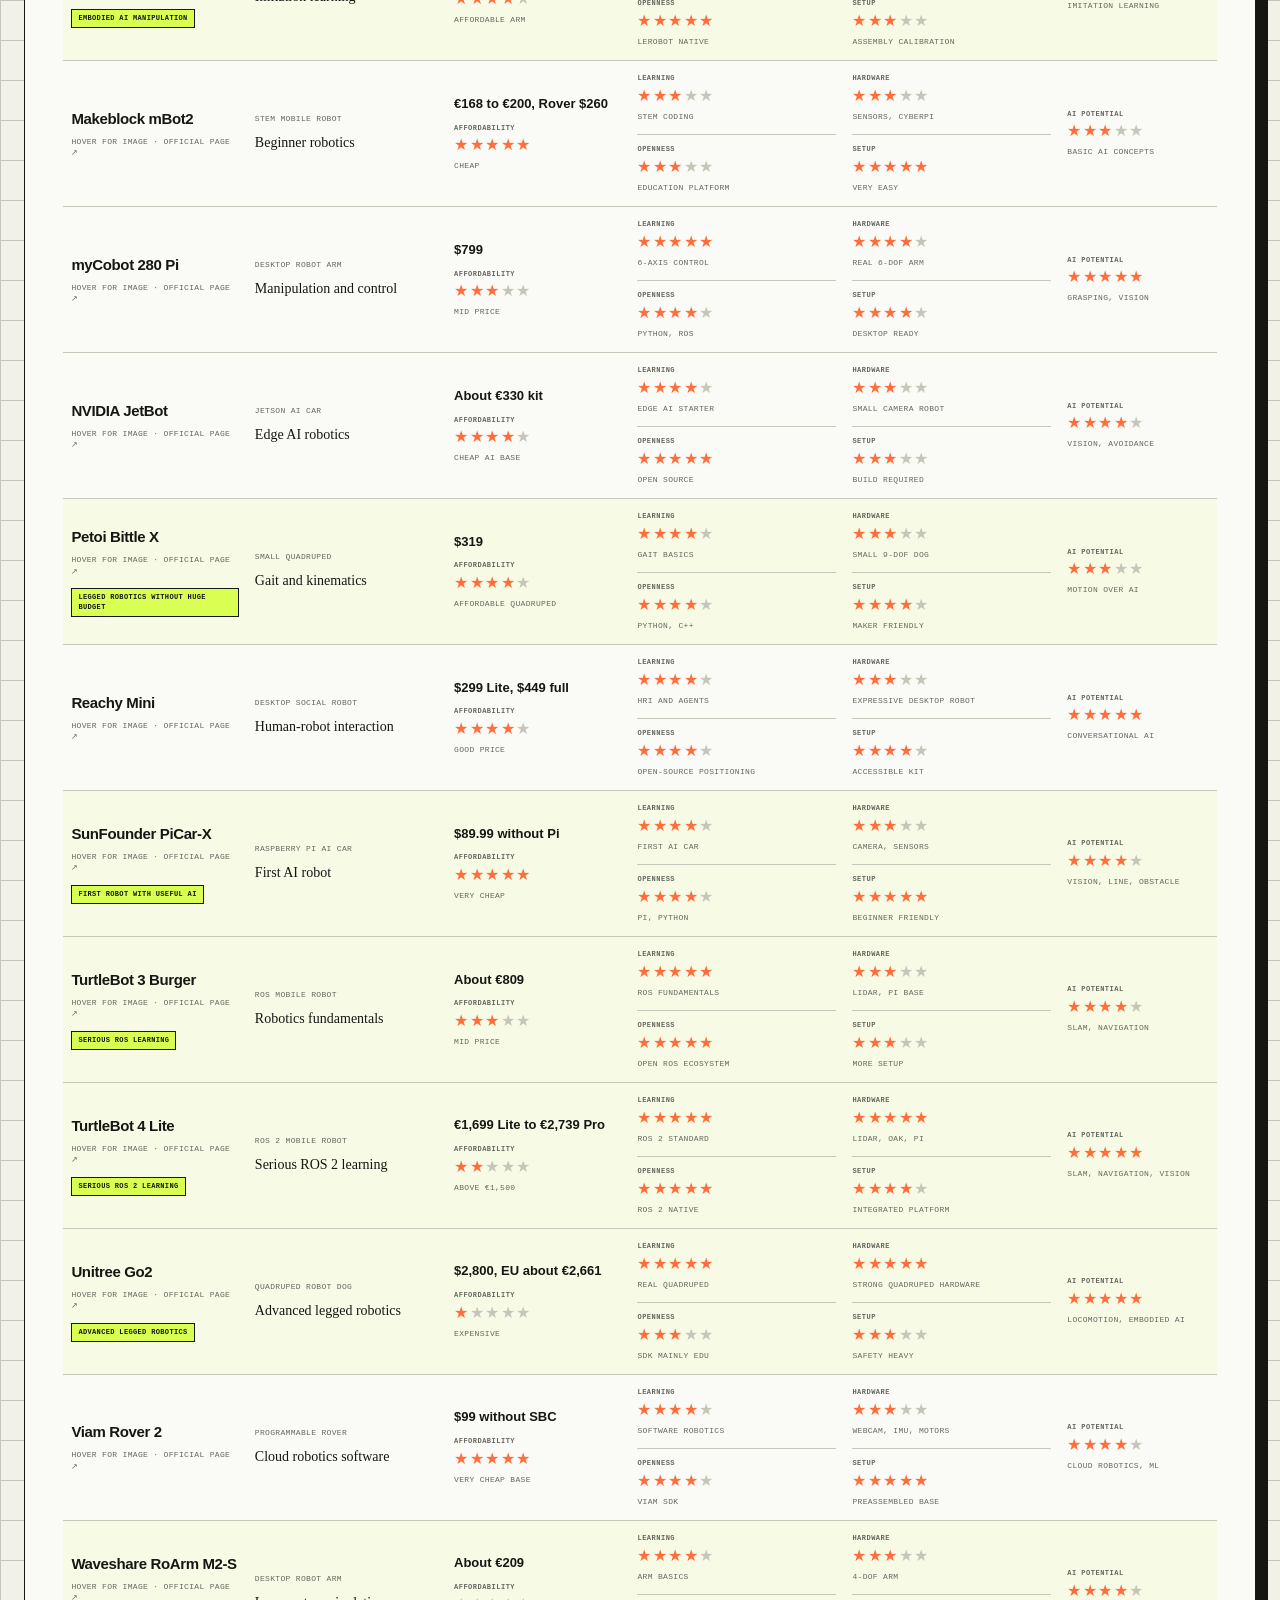
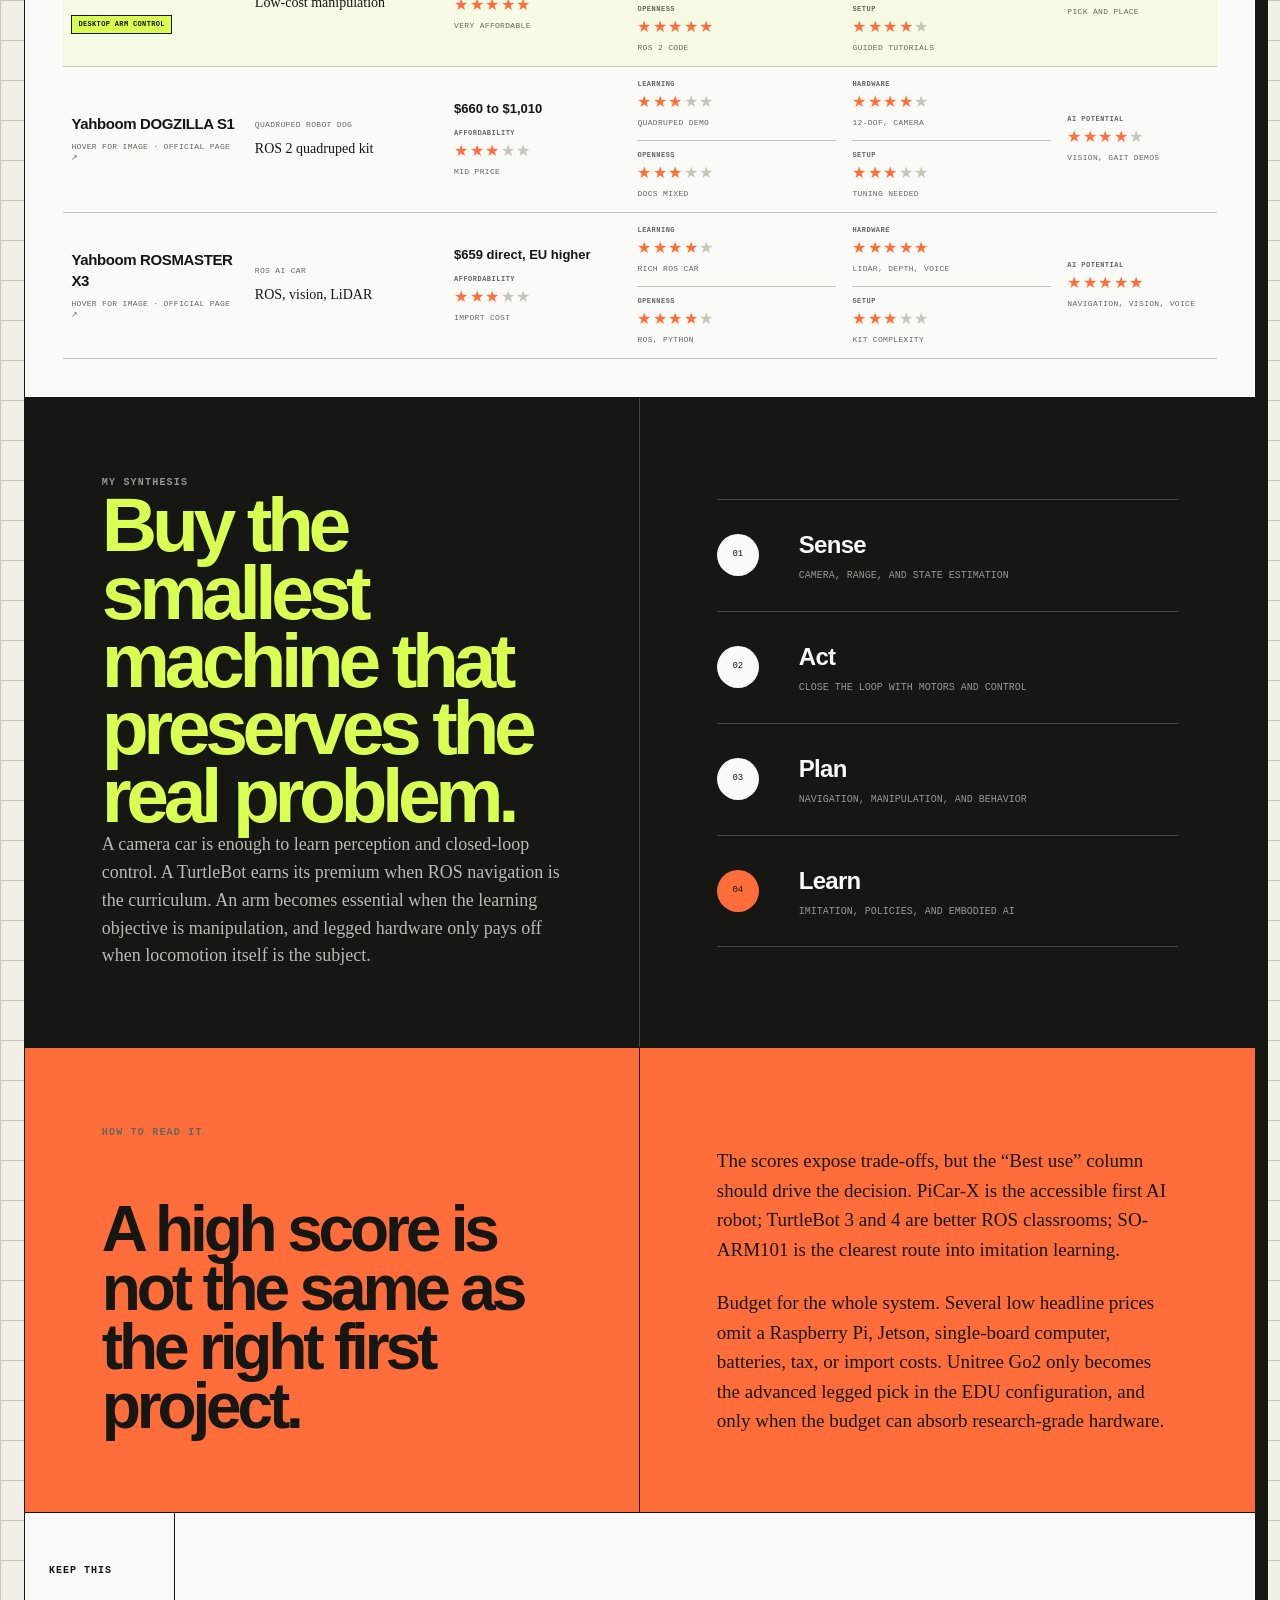
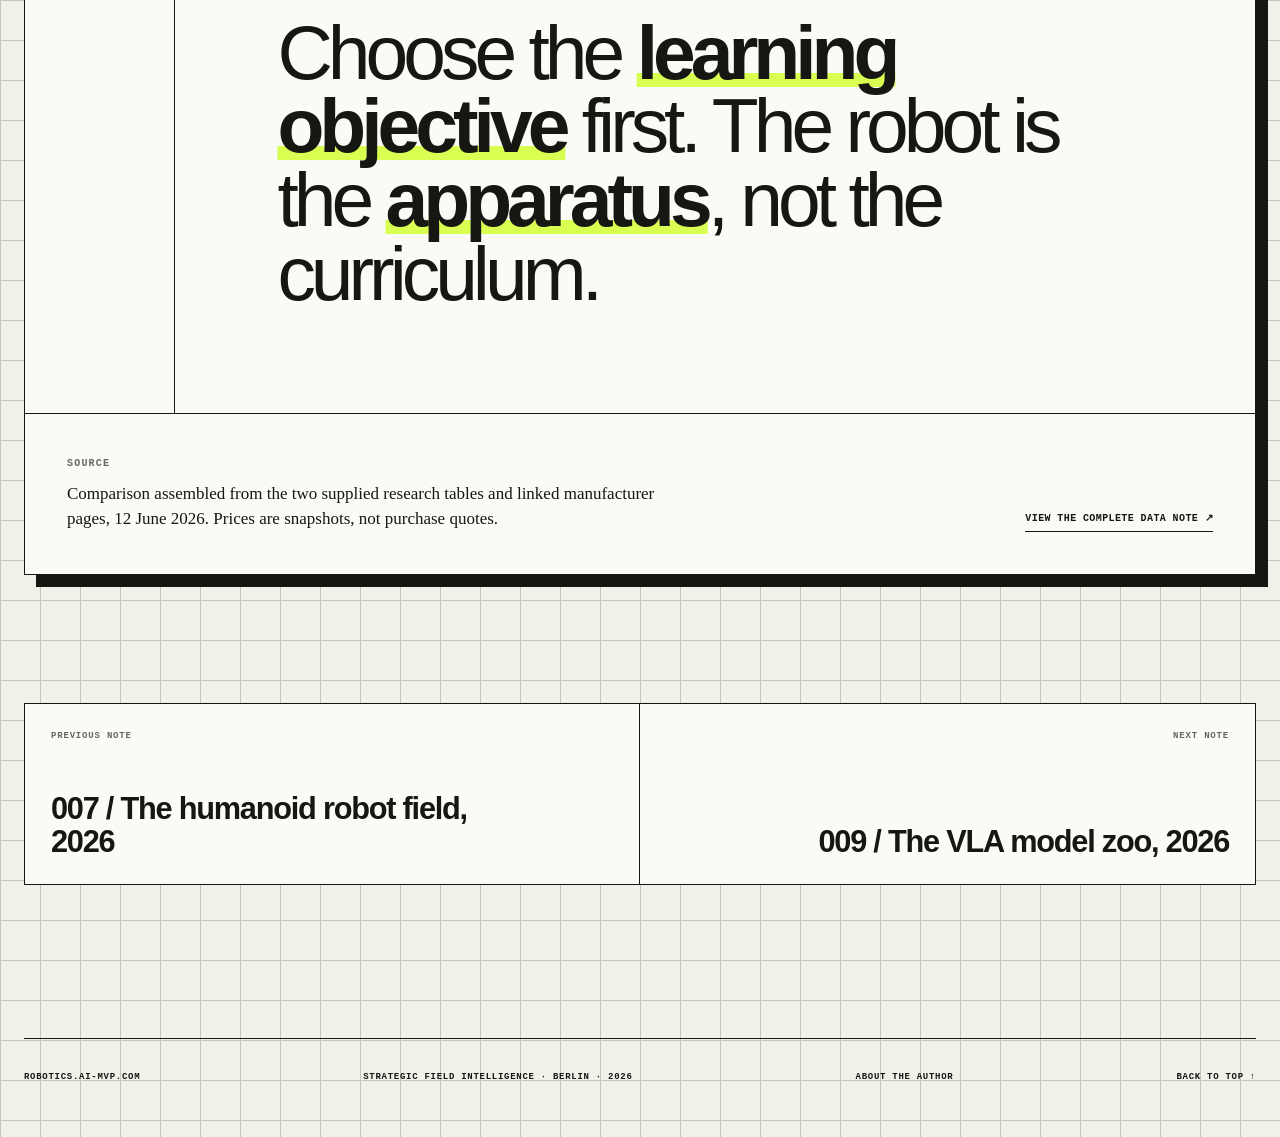
<file: notes/008-home-robot-learning-kits/index.html>
<!doctype html>
<html lang="en">
  <head>
    <meta charset="UTF-8" />
    <meta name="viewport" content="width=device-width, initial-scale=1.0" />
    <base href="../../" />
    <meta name="description" content="An interactive comparison of 20 practical robotics platforms for a personal learning lab." />
    <meta name="theme-color" content="#f1f0e9" />
    <meta property="og:title" content="Robots for learning at home | Robotics Intelligence" />
    <meta property="og:description" content="An interactive comparison of 20 practical robotics platforms for a personal learning lab." />
    <meta property="og:type" content="article" />
    <link rel="canonical" href="https://robotics.ai-mvp.com/notes/008-home-robot-learning-kits/" />
    <title>Robots for learning at home | Robotics Intelligence</title>
    <link rel="icon" href="./favicon.svg" type="image/svg+xml" />
    <link rel="stylesheet" href="./styles.css?v=16" />
    <script src="./main.js?v=11" defer></script>
    <script src="./diy-robots.js?v=14" defer></script>
  </head>
  <body class="note-site">
    <div class="progress" aria-hidden="true"><span></span></div>

    <header class="site-header note-site-header">
      <a class="wordmark" href="./" aria-label="Robotics Intelligence, home">
        <span class="wordmark-mark" aria-hidden="true"></span>
        <span>ROBOTICS / INTELLIGENCE</span>
      </a>
      <nav aria-label="Primary navigation">
        <a href="./#library">Intelligence index</a>
        <a href="./#about">About</a>
      </nav>
    </header>

    <main id="top" class="note-page">
      <section class="note-context" aria-label="Note context">
        <a href="./#library"><span aria-hidden="true">←</span> Intelligence index</a>
        <div>
          <span>Field note 008 / 010</span>
          <span>20 kits</span>
          <time datetime="2026-03-08">08 Mar 2026</time>
        </div>
      </section>

<article id="note-008" class="learning-note standalone-note">
        <header class="article-header">
          <div class="article-id">
            <span>FIELD NOTE</span>
            <strong>008</strong>
          </div>
          <div class="article-title">
            <p class="eyebrow">Learning kits · June 2026</p>
            <h2>Robots for<br />learning at home</h2>
            <p class="dek">
              Twenty practical ways to begin experimenting with robotics,
              from a $90 AI car to research-grade ROS platforms and
              quadrupeds.
            </p>
          </div>
        </header>

        <section class="thesis">
          <p class="section-label">The thesis</p>
          <blockquote>
            The best first robot is the one whose learning loop matches what
            you actually want to practice.
          </blockquote>
          <p class="body-copy">
            This comparison combines product type, intended use, approximate
            price, and six scored dimensions in one view. Five means the
            strongest fit. For setup, five means easiest; for price, five
            means best affordability. Scores compare this set of products,
            not every robot on the market.
          </p>
        </section>

        <section class="diy-explorer" aria-labelledby="diy-table-title">
          <div class="diy-heading">
            <p class="section-label">The home lab menu</p>
            <h3 id="diy-table-title">Start with the learning loop, then choose the body.</h3>
            <p class="diy-hint">
              Filter by robot type or show only the selected kits. Every
              column is sortable. Related measures are paired to keep the
              whole comparison visible on a normal desktop screen.
            </p>
          </div>

          <div class="diy-picks" aria-labelledby="diy-picks-title">
            <div class="diy-picks-intro">
              <p class="section-label">Selected top kits</p>
              <h4 id="diy-picks-title">Seven goals, seven sensible starting points.</h4>
            </div>
            <div id="diy-pick-list" class="diy-pick-list"></div>
          </div>

          <div class="diy-controls">
            <label>
              <span>Search</span>
              <input
                id="diy-search"
                type="search"
                placeholder="Robot, use, stack…"
                autocomplete="off"
              />
            </label>
            <label>
              <span>Robot type</span>
              <select id="diy-type">
                <option value="all">All robot types</option>
                <option value="mobile">Mobile robots</option>
                <option value="arm">Robot arms</option>
                <option value="legged">Legged robots</option>
                <option value="social">Social robots</option>
              </select>
            </label>
            <div class="diy-pick-filter" aria-label="Filter selected top kits">
              <span>Selection</span>
              <div>
                <button class="diy-chip active" type="button" data-picks="all">All kits</button>
                <button class="diy-chip" type="button" data-picks="selected">Top picks</button>
              </div>
            </div>
            <span class="diy-count" id="diy-count" aria-live="polite">20 / 20</span>
          </div>

          <div class="diy-legend">
            <span><strong>★★★★★</strong> strongest fit</span>
            <span><strong>Setup ★★★★★</strong> easiest</span>
            <span><strong>Price ★★★★★</strong> best affordability</span>
            <span>Prices are approximate and may exclude the computer, tax, or import costs</span>
          </div>

          <div class="diy-table-wrap">
            <table id="diy-table" class="diy-table">
              <thead>
                <tr>
                  <th scope="col" aria-sort="none">
                    <button type="button" data-key="name">Robot <span class="dir" aria-hidden="true"></span></button>
                  </th>
                  <th scope="col" aria-sort="none">
                    <button type="button" data-key="format">Format &amp; use <span class="dir" aria-hidden="true"></span></button>
                  </th>
                  <th scope="col" aria-sort="none">
                    <button type="button" data-key="price">Price &amp; affordability <span class="dir" aria-hidden="true"></span></button>
                  </th>
                  <th scope="col" aria-sort="none">
                    <button type="button" data-key="learningOpen">Learning &amp; openness <span class="dir" aria-hidden="true"></span></button>
                  </th>
                  <th scope="col" aria-sort="none">
                    <button type="button" data-key="build">Hardware &amp; setup <span class="dir" aria-hidden="true"></span></button>
                  </th>
                  <th scope="col" aria-sort="none">
                    <button type="button" data-key="ai">AI potential <span class="dir" aria-hidden="true"></span></button>
                  </th>
                </tr>
              </thead>
              <tbody></tbody>
            </table>
            <noscript>
              <p class="robot-noscript">JavaScript is required for the interactive table.</p>
            </noscript>
          </div>
        </section>

        <section class="synthesis" aria-labelledby="synthesis-008-title">
          <div class="synthesis-copy">
            <p class="section-label">My synthesis</p>
            <h3 id="synthesis-008-title">Buy the smallest machine that preserves the real problem.</h3>
            <p>
              A camera car is enough to learn perception and closed-loop
              control. A TurtleBot earns its premium when ROS navigation is
              the curriculum. An arm becomes essential when the learning
              objective is manipulation, and legged hardware only pays off
              when locomotion itself is the subject.
            </p>
          </div>

          <div class="flywheel" aria-label="A progression for home robotics">
            <ol>
              <li>
                <span>01</span>
                <div><strong>Sense</strong><small>Camera, range, and state estimation</small></div>
              </li>
              <li>
                <span>02</span>
                <div><strong>Act</strong><small>Close the loop with motors and control</small></div>
              </li>
              <li>
                <span>03</span>
                <div><strong>Plan</strong><small>Navigation, manipulation, and behavior</small></div>
              </li>
              <li>
                <span>04</span>
                <div><strong>Learn</strong><small>Imitation, policies, and embodied AI</small></div>
              </li>
            </ol>
          </div>
        </section>

        <section class="strategic-lens">
          <div>
            <p class="section-label">How to read it</p>
            <h3>A high score is not the same as the right first project.</h3>
          </div>
          <div>
            <p>
              The scores expose trade-offs, but the “Best use” column should
              drive the decision. PiCar-X is the accessible first AI robot;
              TurtleBot 3 and 4 are better ROS classrooms; SO-ARM101 is the
              clearest route into imitation learning.
            </p>
            <p>
              Budget for the whole system. Several low headline prices omit a
              Raspberry Pi, Jetson, single-board computer, batteries, tax, or
              import costs. Unitree Go2 only becomes the advanced legged pick
              in the EDU configuration, and only when the budget can absorb
              research-grade hardware.
            </p>
          </div>
        </section>

        <section class="takeaway">
          <span class="takeaway-label">Keep this</span>
          <p>
            Choose the <strong>learning objective</strong> first. The robot is
            the <strong>apparatus</strong>, not the curriculum.
          </p>
        </section>

        <footer class="source">
          <div>
            <p class="section-label">Source</p>
            <p>
              Comparison assembled from the two supplied research tables and
              linked manufacturer pages, 12 June 2026. Prices are snapshots,
              not purchase quotes.
            </p>
          </div>
          <a href="./notes/008-home-robot-learning-kits.md" target="_blank" rel="noreferrer">
            View the complete data note <span aria-hidden="true">↗</span>
          </a>
        </footer>
      </article>

      <nav class="note-pagination" aria-label="More field notes">
          <a href="./notes/007-humanoid-robot-field-2026/">
            <span>Previous note</span>
            <strong>007 / The humanoid robot field, 2026</strong>
          </a>
          <a href="./notes/009-vision-language-action-models/">
            <span>Next note</span>
            <strong>009 / The VLA model zoo, 2026</strong>
          </a>
      </nav>
    </main>

    <footer class="site-footer">
      <span>robotics.ai-mvp.com</span>
      <span>Strategic field intelligence · Berlin · 2026</span>
      <a href="https://ai-mvp.com/">About the author</a>
      <a href="#top">Back to top ↑</a>
    </footer>
  </body>
</html>
</file>
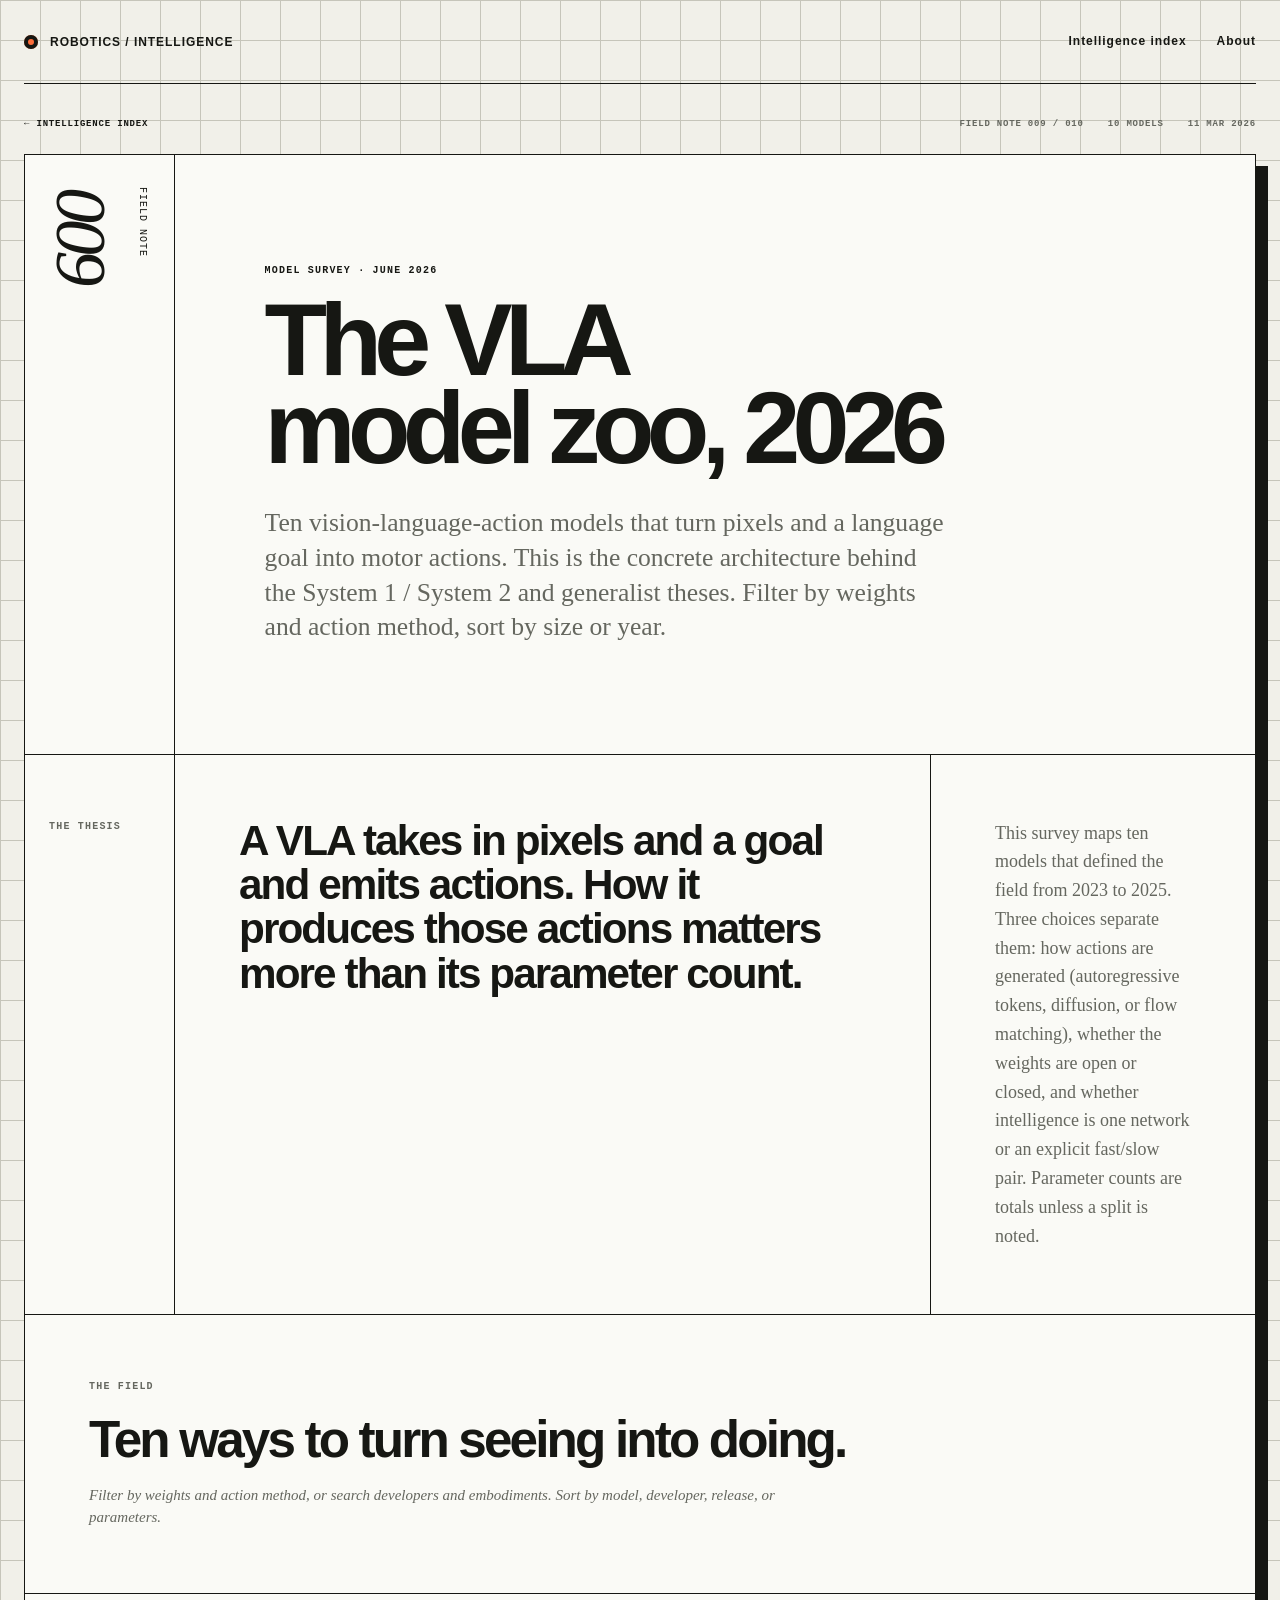
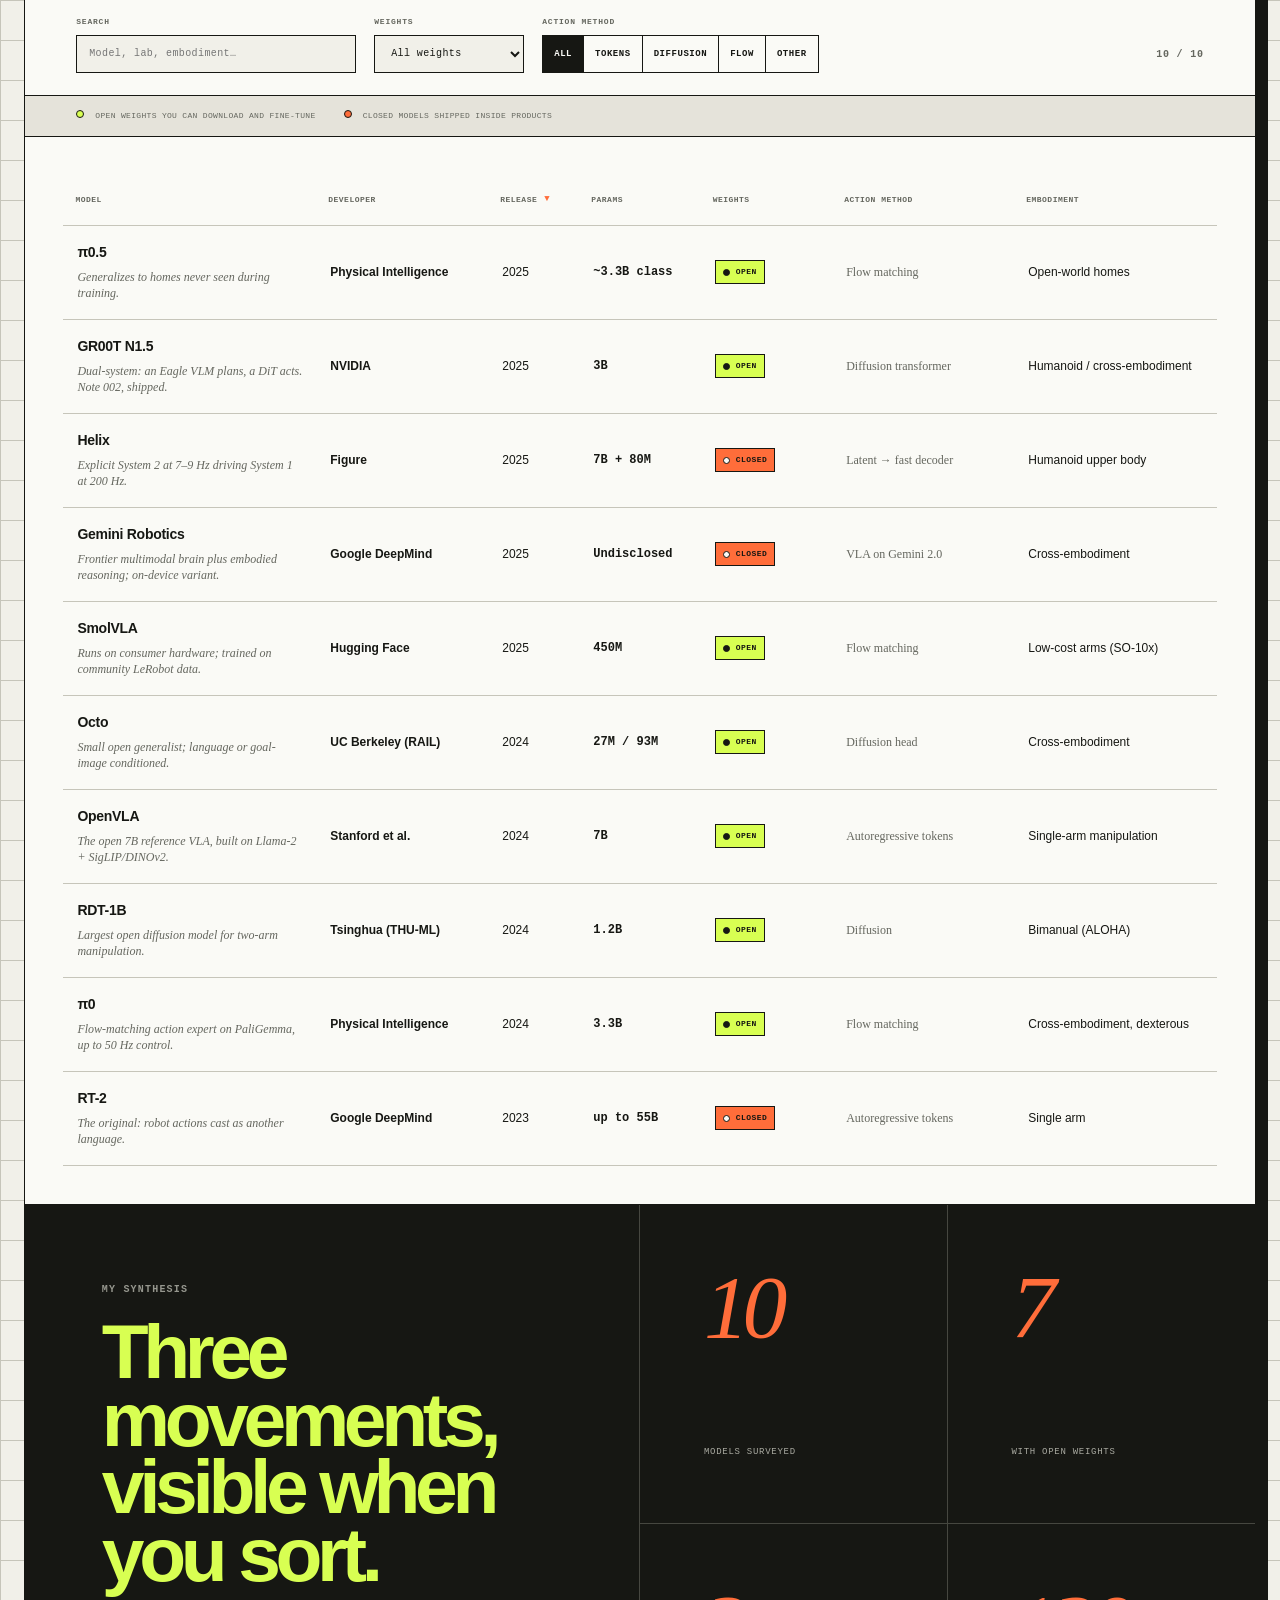
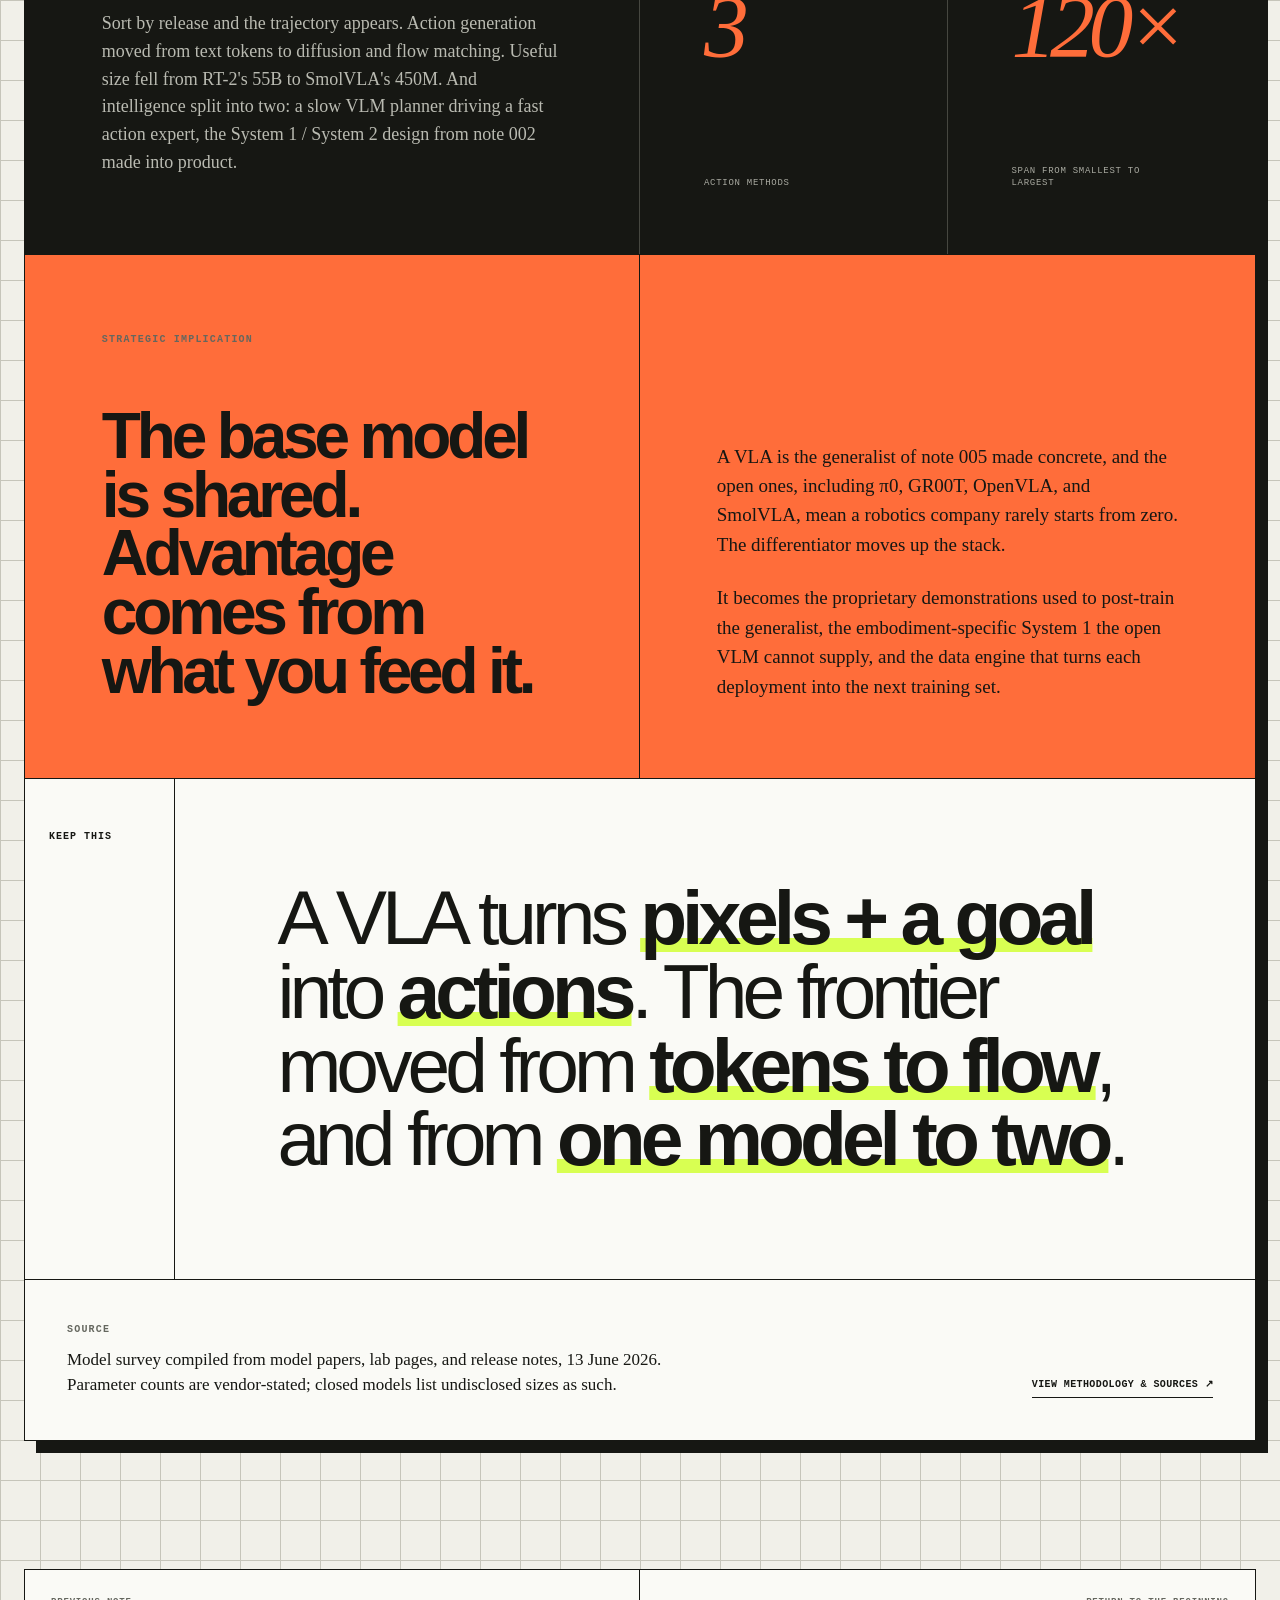
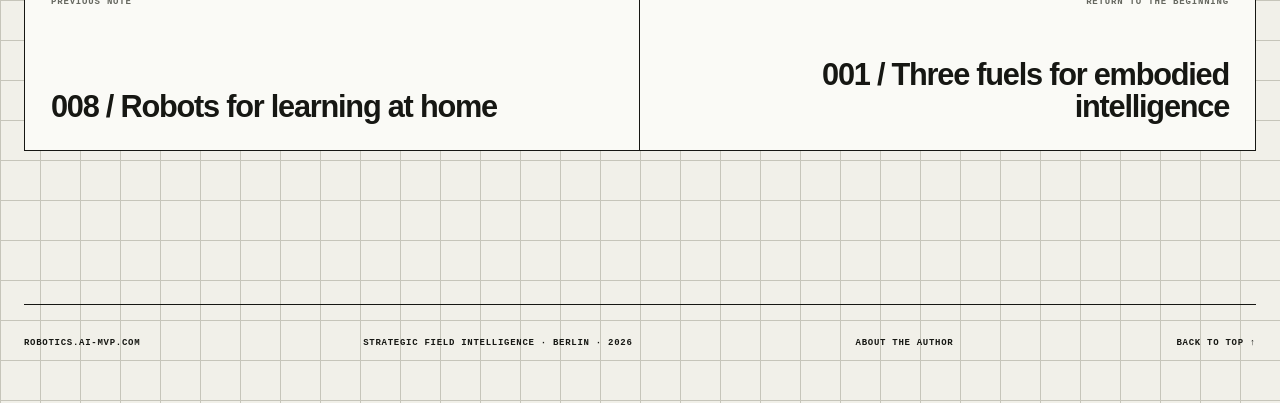
<file: notes/009-vision-language-action-models/index.html>
<!doctype html>
<html lang="en">
  <head>
    <meta charset="UTF-8" />
    <meta name="viewport" content="width=device-width, initial-scale=1.0" />
    <base href="../../" />
    <meta name="description" content="An interactive zoo of the vision-language-action models that turn pixels and a goal into robot actions." />
    <meta name="theme-color" content="#f1f0e9" />
    <meta property="og:title" content="The VLA model zoo, 2026 | Robotics Intelligence" />
    <meta property="og:description" content="An interactive zoo of the vision-language-action models that turn pixels and a goal into robot actions." />
    <meta property="og:type" content="article" />
    <link rel="canonical" href="https://robotics.ai-mvp.com/notes/009-vision-language-action-models/" />
    <title>The VLA model zoo, 2026 | Robotics Intelligence</title>
    <link rel="icon" href="./favicon.svg" type="image/svg+xml" />
    <link rel="stylesheet" href="./styles.css?v=16" />
    <script src="./main.js?v=11" defer></script>
    <script src="./vla.js?v=15" defer></script>
  </head>
  <body class="note-site">
    <div class="progress" aria-hidden="true"><span></span></div>

    <header class="site-header note-site-header">
      <a class="wordmark" href="./" aria-label="Robotics Intelligence, home">
        <span class="wordmark-mark" aria-hidden="true"></span>
        <span>ROBOTICS / INTELLIGENCE</span>
      </a>
      <nav aria-label="Primary navigation">
        <a href="./#library">Intelligence index</a>
        <a href="./#about">About</a>
      </nav>
    </header>

    <main id="top" class="note-page">
      <section class="note-context" aria-label="Note context">
        <a href="./#library"><span aria-hidden="true">←</span> Intelligence index</a>
        <div>
          <span>Field note 009 / 010</span>
          <span>10 models</span>
          <time datetime="2026-03-11">11 Mar 2026</time>
        </div>
      </section>

<article id="note-009" class="learning-note standalone-note">
        <header class="article-header">
          <div class="article-id">
            <span>FIELD NOTE</span>
            <strong>009</strong>
          </div>
          <div class="article-title">
            <p class="eyebrow">Model survey · June 2026</p>
            <h2>The VLA<br />model zoo, 2026</h2>
            <p class="dek">
              Ten vision-language-action models that turn pixels and a language
              goal into motor actions. This is the concrete architecture
              behind the System 1 / System 2 and generalist theses. Filter by
              weights and action method, sort by size or year.
            </p>
          </div>
        </header>

        <section class="thesis">
          <p class="section-label">The thesis</p>
          <blockquote>
            A VLA takes in pixels and a goal and emits actions. How it produces
            those actions matters more than its parameter count.
          </blockquote>
          <p class="body-copy">
            This survey maps ten models that defined the field from 2023 to
            2025. Three choices separate them: how actions are generated
            (autoregressive tokens, diffusion, or flow matching), whether the
            weights are open or closed, and whether intelligence is one network
            or an explicit fast/slow pair. Parameter counts are totals unless a
            split is noted.
          </p>
        </section>

        <section class="vla-explorer" aria-labelledby="vla-table-title">
          <div class="vla-heading">
            <p class="section-label">The field</p>
            <h3 id="vla-table-title">Ten ways to turn seeing into doing.</h3>
            <p class="vla-hint">
              Filter by weights and action method, or search developers and
              embodiments. Sort by model, developer, release, or parameters.
            </p>
          </div>

          <div class="vla-controls">
            <label class="vla-search">
              <span>Search</span>
              <input
                id="vla-search"
                type="search"
                placeholder="Model, lab, embodiment…"
                autocomplete="off"
              />
            </label>
            <label>
              <span>Weights</span>
              <select id="vla-weights">
                <option value="all">All weights</option>
                <option value="open">Open</option>
                <option value="closed">Closed</option>
              </select>
            </label>
            <div class="vla-method-filter" aria-label="Filter by action method">
              <span>Action method</span>
              <div>
                <button class="vla-chip active" type="button" data-method="all">All</button>
                <button class="vla-chip" type="button" data-method="tokens">Tokens</button>
                <button class="vla-chip" type="button" data-method="diffusion">Diffusion</button>
                <button class="vla-chip" type="button" data-method="flow">Flow</button>
                <button class="vla-chip" type="button" data-method="other">Other</button>
              </div>
            </div>
            <span class="vla-count" id="vla-count" aria-live="polite">10 / 10</span>
          </div>

          <div class="vla-legend">
            <span><i class="weight-dot open"></i> Open weights you can download and fine-tune</span>
            <span><i class="weight-dot closed"></i> Closed models shipped inside products</span>
          </div>

          <div class="vla-table-wrap">
            <table id="vla-table" class="vla-table">
              <thead>
                <tr>
                  <th scope="col" aria-sort="none">
                    <button type="button" data-key="name">Model <span class="dir" aria-hidden="true"></span></button>
                  </th>
                  <th scope="col" aria-sort="none">
                    <button type="button" data-key="developer">Developer <span class="dir" aria-hidden="true"></span></button>
                  </th>
                  <th scope="col" aria-sort="none">
                    <button type="button" data-key="year">Release <span class="dir" aria-hidden="true"></span></button>
                  </th>
                  <th scope="col" aria-sort="none">
                    <button type="button" data-key="params">Params <span class="dir" aria-hidden="true"></span></button>
                  </th>
                  <th scope="col">Weights</th>
                  <th scope="col">Action method</th>
                  <th scope="col">Embodiment</th>
                </tr>
              </thead>
              <tbody></tbody>
            </table>
            <noscript>
              <p class="vla-noscript">JavaScript is required for the interactive table.</p>
            </noscript>
          </div>
        </section>

        <section class="synthesis" aria-labelledby="synthesis-009-title">
          <div class="synthesis-copy">
            <p class="section-label">My synthesis</p>
            <h3 id="synthesis-009-title">Three movements, visible when you sort.</h3>
            <p>
              Sort by release and the trajectory appears. Action generation
              moved from text tokens to diffusion and flow matching. Useful
              size fell from RT-2's 55B to SmolVLA's 450M. And intelligence
              split into two: a slow VLM planner driving a fast action expert,
              the System 1 / System 2 design from note 002 made into product.
            </p>
          </div>

          <div class="robot-stats" aria-label="VLA field summary">
            <div>
              <strong>10</strong>
              <span>models surveyed</span>
            </div>
            <div>
              <strong>7</strong>
              <span>with open weights</span>
            </div>
            <div>
              <strong>3</strong>
              <span>action methods</span>
            </div>
            <div>
              <strong>120×</strong>
              <span>span from smallest to largest</span>
            </div>
          </div>
        </section>

        <section class="strategic-lens">
          <div>
            <p class="section-label">Strategic implication</p>
            <h3>The base model is shared. Advantage comes from what you feed it.</h3>
          </div>
          <div>
            <p>
              A VLA is the generalist of note 005 made concrete, and the open
              ones, including π0, GR00T, OpenVLA, and SmolVLA, mean a robotics
              company rarely starts from zero. The differentiator moves up
              the stack.
            </p>
            <p>
              It becomes the proprietary demonstrations used to post-train the
              generalist, the embodiment-specific System 1 the open VLM cannot
              supply, and the data engine that turns each deployment into the
              next training set.
            </p>
          </div>
        </section>

        <section class="takeaway">
          <span class="takeaway-label">Keep this</span>
          <p>
            A VLA turns <strong>pixels + a goal</strong> into
            <strong>actions</strong>. The frontier moved from
            <strong>tokens to flow</strong>, and from
            <strong>one model to two</strong>.
          </p>
        </section>

        <footer class="source">
          <div>
            <p class="section-label">Source</p>
            <p>
              Model survey compiled from model papers, lab pages, and release
              notes, 13 June 2026. Parameter counts are vendor-stated; closed
              models list undisclosed sizes as such.
            </p>
          </div>
          <a href="./notes/009-vision-language-action-models.md" target="_blank" rel="noreferrer">
            View methodology &amp; sources <span aria-hidden="true">↗</span>
          </a>
        </footer>
      </article>

      <nav class="note-pagination" aria-label="More field notes">
          <a href="./notes/008-home-robot-learning-kits/">
            <span>Previous note</span>
            <strong>008 / Robots for learning at home</strong>
          </a>
          <a href="./notes/001-three-fuels-for-embodied-intelligence/">
            <span>Return to the beginning</span>
            <strong>001 / Three fuels for embodied intelligence</strong>
          </a>
      </nav>
    </main>

    <footer class="site-footer">
      <span>robotics.ai-mvp.com</span>
      <span>Strategic field intelligence · Berlin · 2026</span>
      <a href="https://ai-mvp.com/">About the author</a>
      <a href="#top">Back to top ↑</a>
    </footer>
  </body>
</html>
</file>
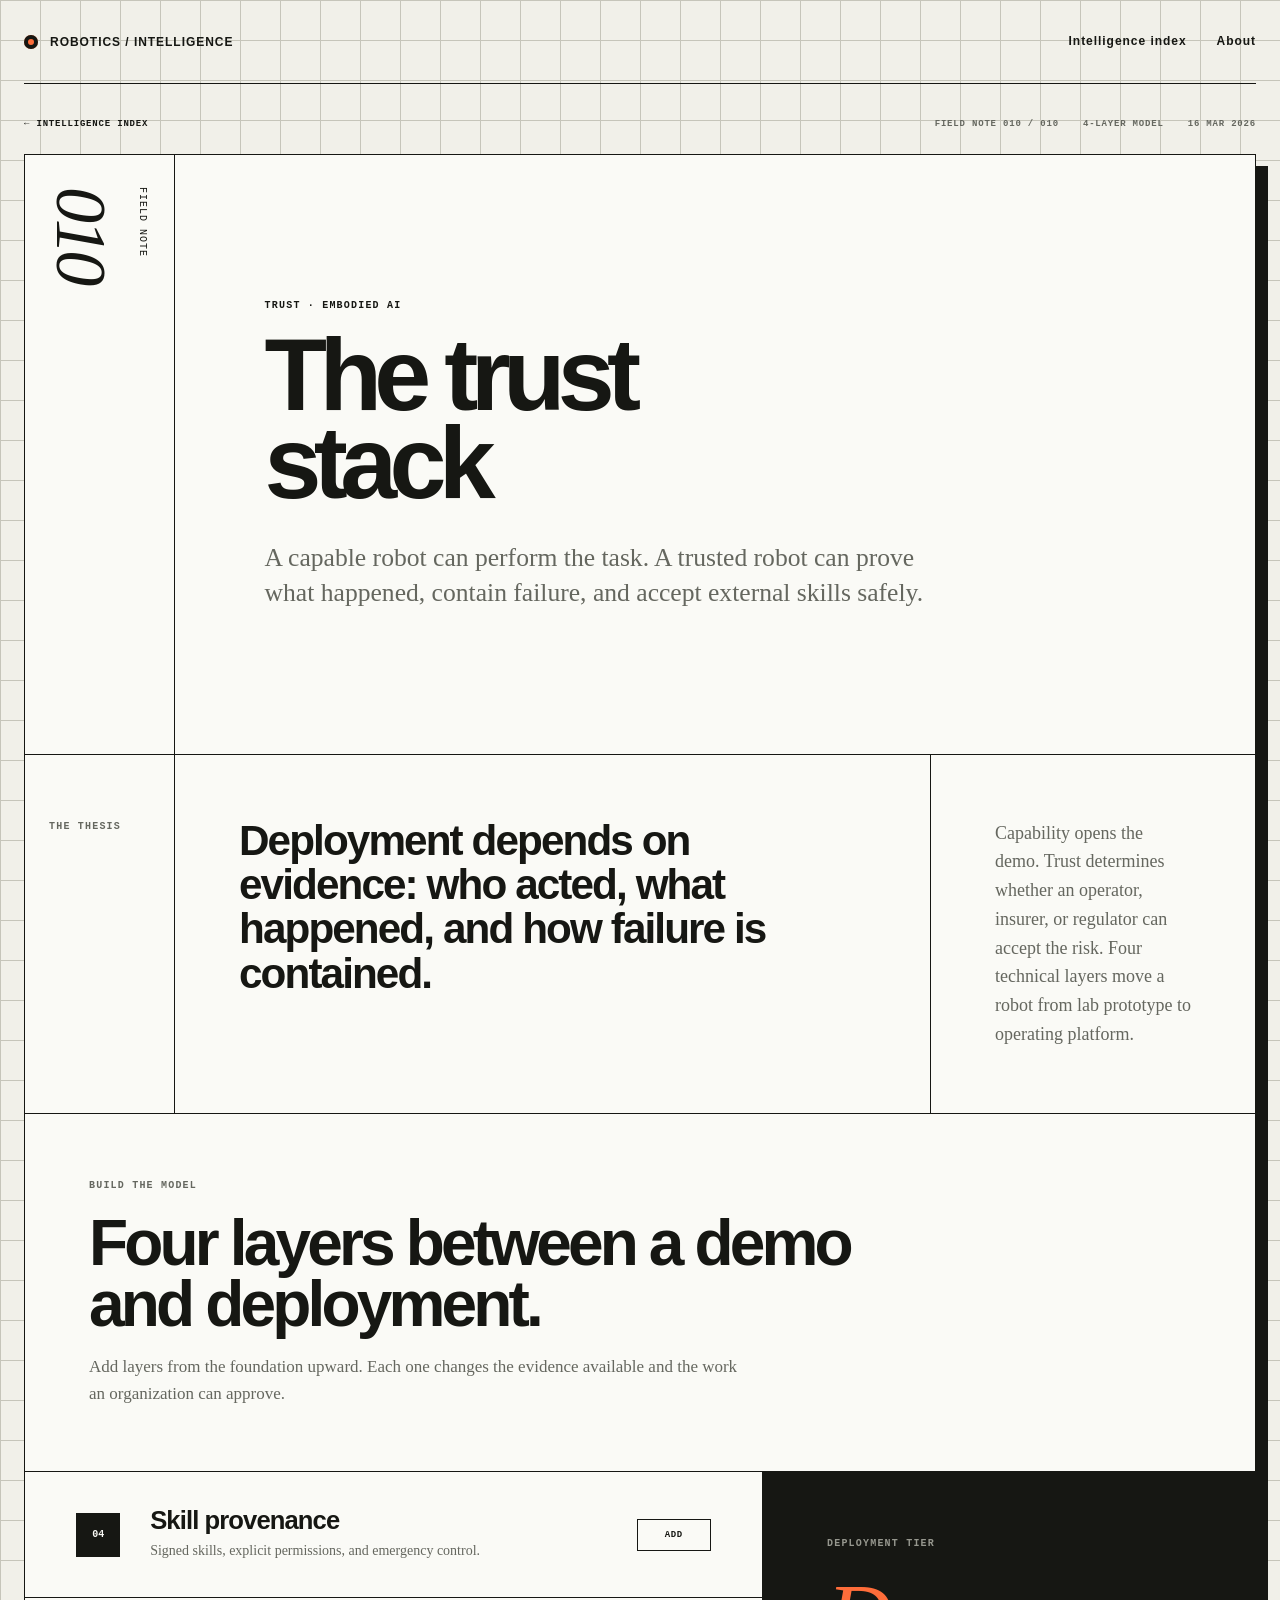
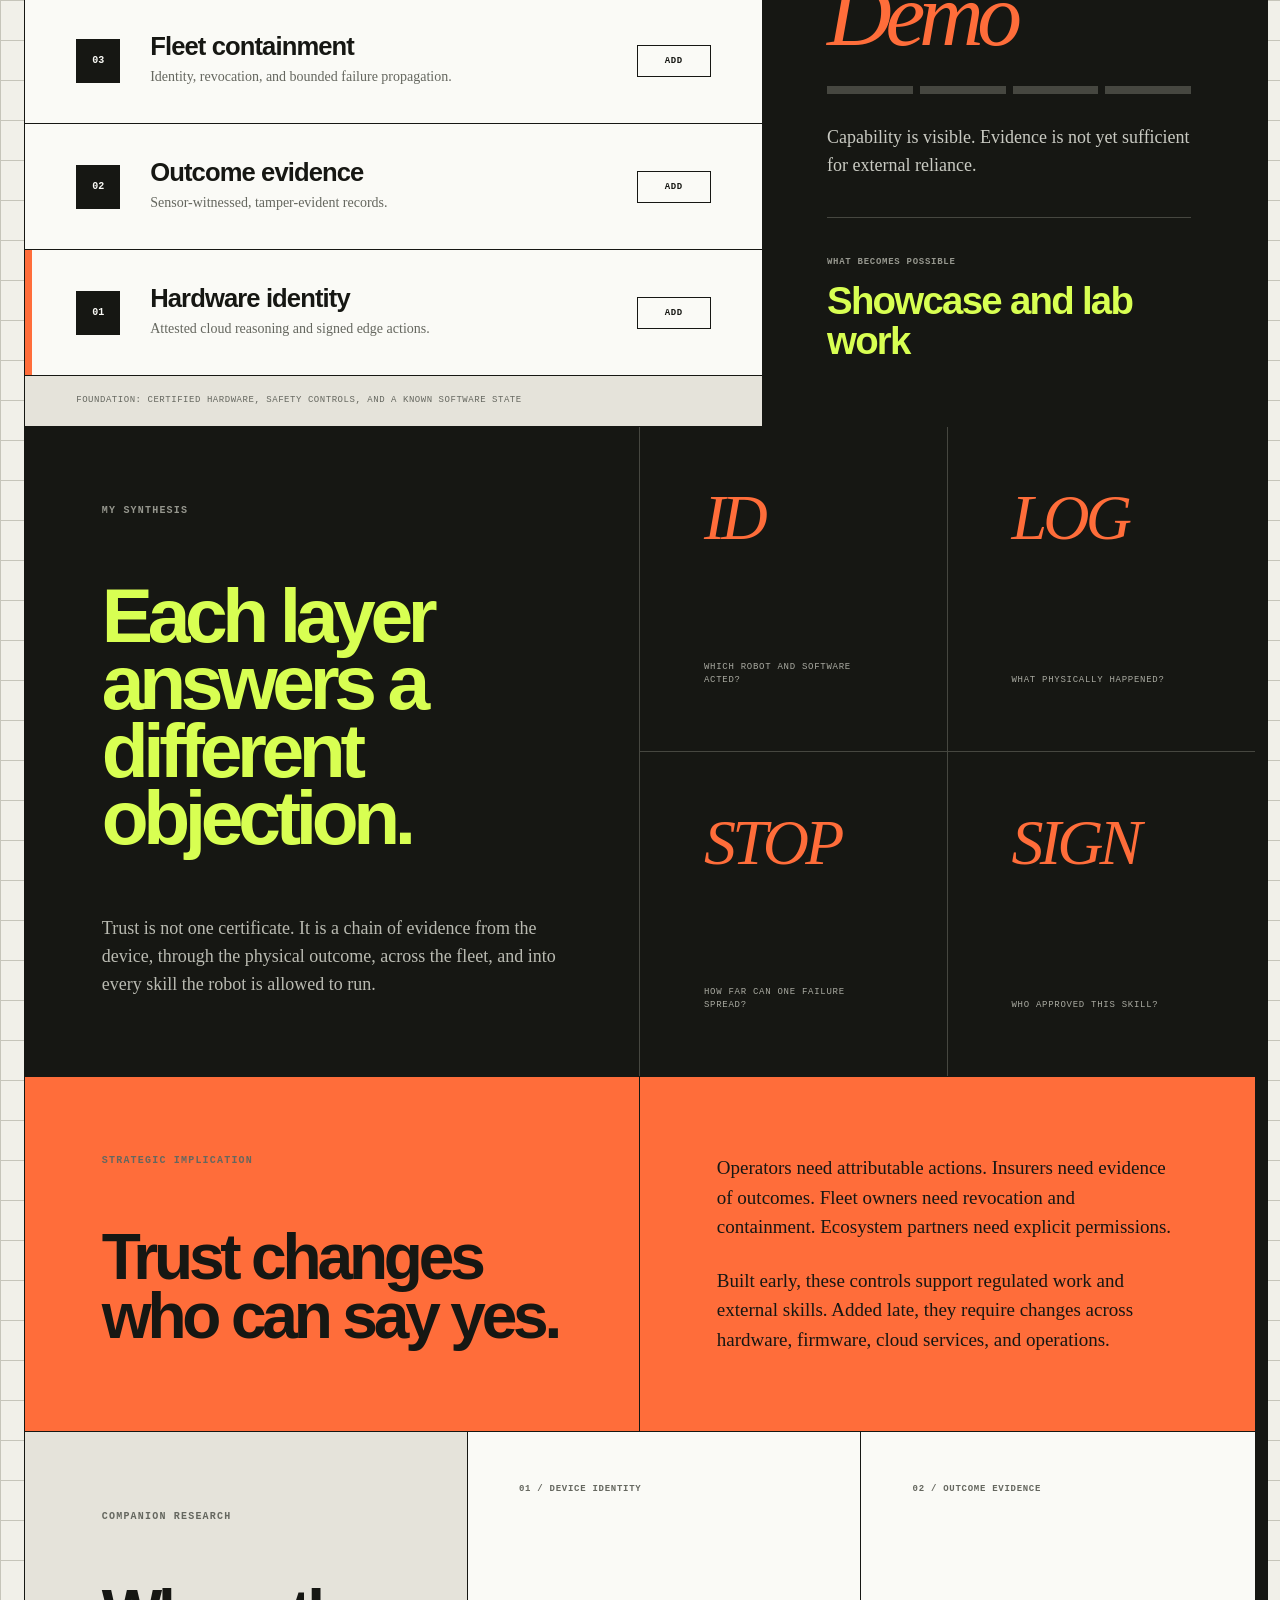
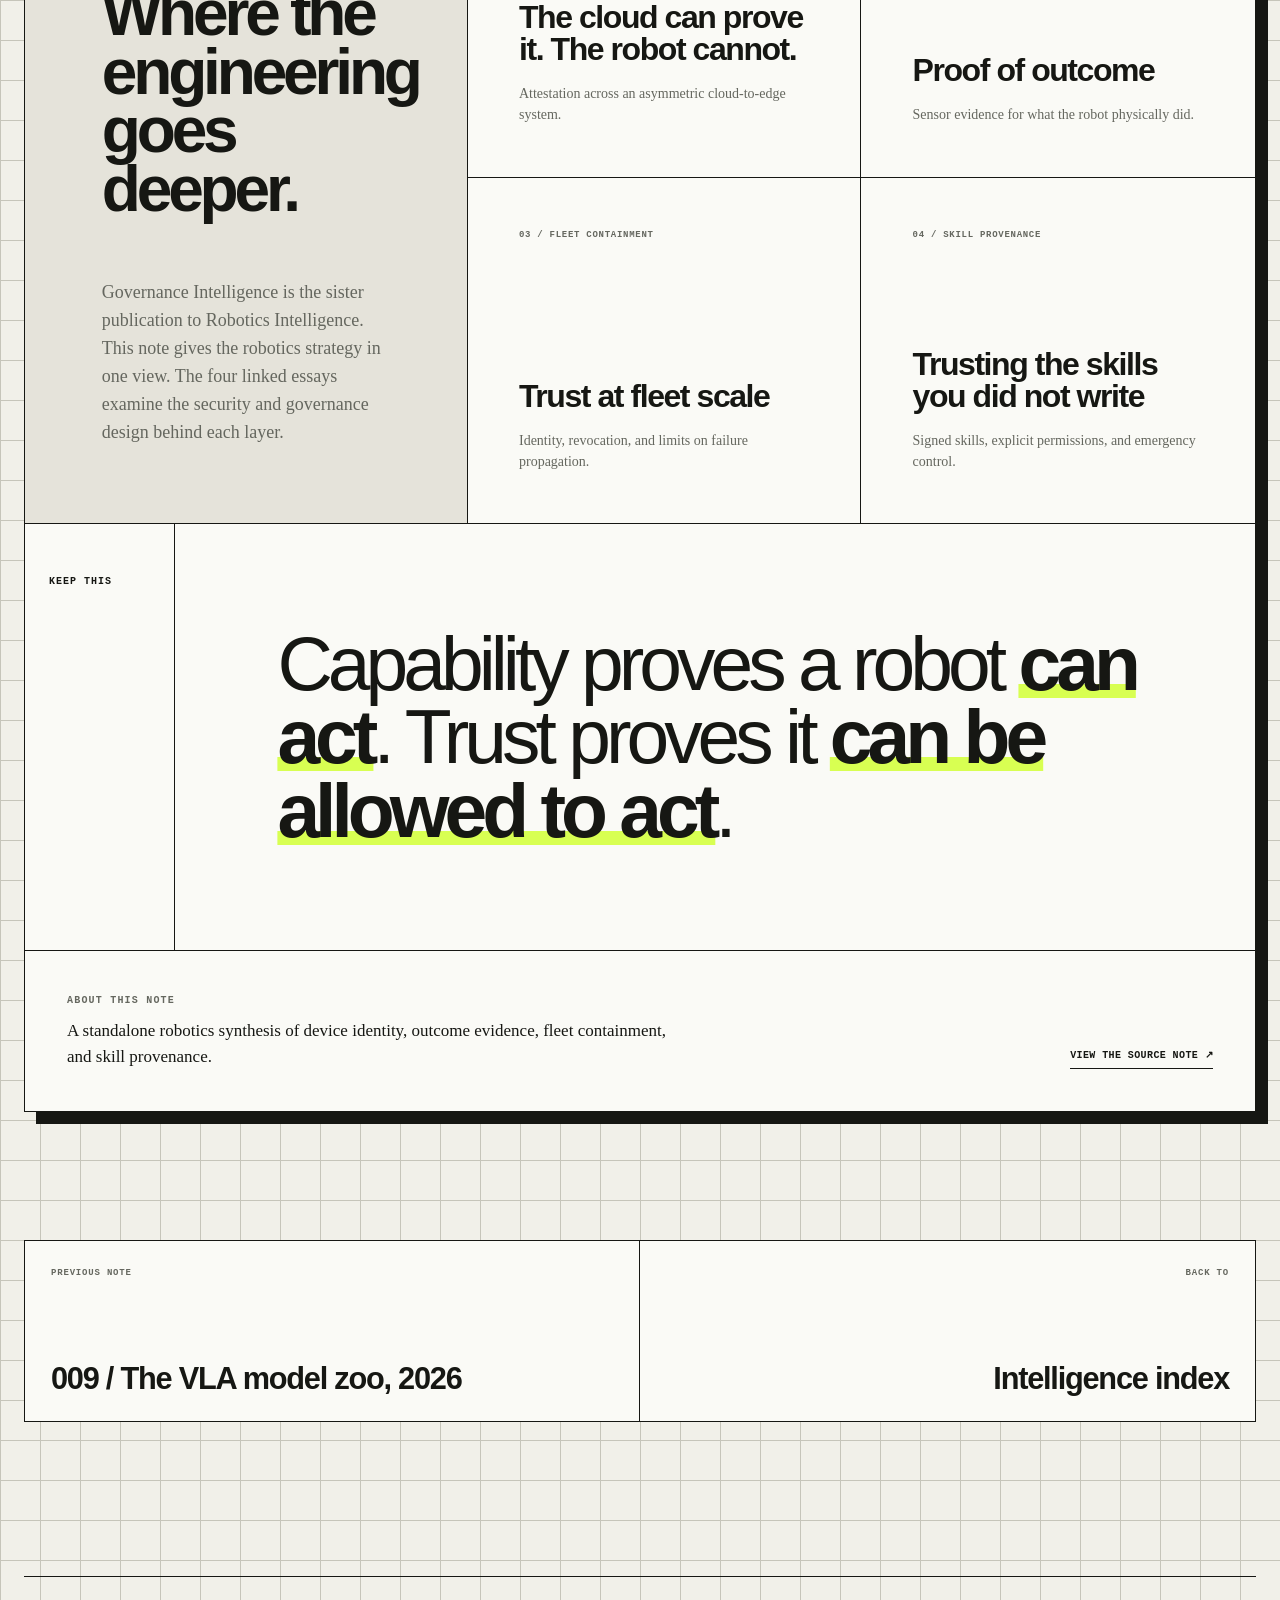
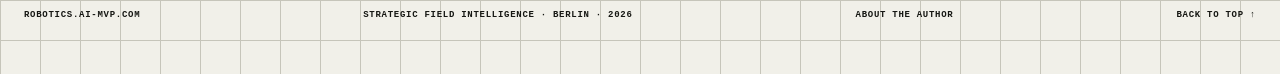
<file: notes/010-the-trust-stack/index.html>
<!doctype html>
<html lang="en">
  <head>
    <meta charset="UTF-8" />
    <meta name="viewport" content="width=device-width, initial-scale=1.0" />
    <base href="../../" />
    <meta
      name="description"
      content="A four-layer model for proving robot identity, outcomes, fleet integrity, and skill provenance."
    />
    <meta name="theme-color" content="#f1f0e9" />
    <meta property="og:title" content="The trust stack | Robotics Intelligence" />
    <meta
      property="og:description"
      content="Capability gets a robot into a demo. Evidence and containment get it into deployment."
    />
    <meta property="og:type" content="article" />
    <link rel="canonical" href="https://robotics.ai-mvp.com/notes/010-the-trust-stack/" />
    <title>The trust stack | Robotics Intelligence</title>
    <link rel="icon" href="./favicon.svg" type="image/svg+xml" />
    <link rel="stylesheet" href="./styles.css?v=17" />
    <script src="./main.js?v=11" defer></script>
    <script src="./trust-stack.js?v=1" defer></script>
  </head>
  <body class="note-site">
    <div class="progress" aria-hidden="true"><span></span></div>

    <header class="site-header note-site-header">
      <a class="wordmark" href="./" aria-label="Robotics Intelligence, home">
        <span class="wordmark-mark" aria-hidden="true"></span>
        <span>ROBOTICS / INTELLIGENCE</span>
      </a>
      <nav aria-label="Primary navigation">
        <a href="./#library">Intelligence index</a>
        <a href="./#about">About</a>
      </nav>
    </header>

    <main id="top" class="note-page">
      <section class="note-context" aria-label="Note context">
        <a href="./#library"><span aria-hidden="true">←</span> Intelligence index</a>
        <div>
          <span>Field note 010 / 010</span>
          <span>4-layer model</span>
          <time datetime="2026-03-16">16 Mar 2026</time>
        </div>
      </section>

      <article id="note-010" class="learning-note standalone-note">
        <header class="article-header">
          <div class="article-id">
            <span>FIELD NOTE</span>
            <strong>010</strong>
          </div>
          <div class="article-title">
            <p class="eyebrow">Trust · Embodied AI</p>
            <h2>The trust<br />stack</h2>
            <p class="dek">
              A capable robot can perform the task. A trusted robot can prove
              what happened, contain failure, and accept external skills safely.
            </p>
          </div>
        </header>

        <section class="thesis">
          <p class="section-label">The thesis</p>
          <blockquote>
            Deployment depends on evidence: who acted, what happened, and how
            failure is contained.
          </blockquote>
          <p class="body-copy">
            Capability opens the demo. Trust determines whether an operator,
            insurer, or regulator can accept the risk. Four technical layers
            move a robot from lab prototype to operating platform.
          </p>
        </section>

        <section class="trust-explorer" aria-labelledby="trust-explorer-title">
          <div class="trust-heading">
            <p class="section-label">Build the model</p>
            <h3 id="trust-explorer-title">
              Four layers between a demo and deployment.
            </h3>
            <p class="trust-hint">
              Add layers from the foundation upward. Each one changes the
              evidence available and the work an organization can approve.
            </p>
          </div>

          <div class="trust-builder">
            <div>
              <div id="trust-layers" class="trust-layers"></div>
              <p class="trust-foundation">
                Foundation: certified hardware, safety controls, and a known
                software state
              </p>
            </div>

            <aside class="trust-outcome" aria-live="polite">
              <p class="section-label">Deployment tier</p>
              <strong id="trust-tier" class="trust-tier">Demo</strong>
              <div id="trust-meter" class="trust-meter" aria-hidden="true"></div>
              <p id="trust-description" class="trust-description"></p>
              <div class="trust-access">
                <span>What becomes possible</span>
                <strong id="trust-access"></strong>
              </div>
            </aside>
          </div>

          <noscript>
            <p class="trust-noscript">
              JavaScript is required for the interactive trust model.
            </p>
          </noscript>
        </section>

        <section class="synthesis" aria-labelledby="synthesis-010-title">
          <div class="synthesis-copy">
            <p class="section-label">My synthesis</p>
            <h3 id="synthesis-010-title">
              Each layer answers a different objection.
            </h3>
            <p>
              Trust is not one certificate. It is a chain of evidence from the
              device, through the physical outcome, across the fleet, and into
              every skill the robot is allowed to run.
            </p>
          </div>

          <div class="robot-stats trust-stats" aria-label="Trust stack summary">
            <div>
              <strong>ID</strong>
              <span>Which robot and software acted?</span>
            </div>
            <div>
              <strong>LOG</strong>
              <span>What physically happened?</span>
            </div>
            <div>
              <strong>STOP</strong>
              <span>How far can one failure spread?</span>
            </div>
            <div>
              <strong>SIGN</strong>
              <span>Who approved this skill?</span>
            </div>
          </div>
        </section>

        <section class="strategic-lens">
          <div>
            <p class="section-label">Strategic implication</p>
            <h3>Trust changes who can say yes.</h3>
          </div>
          <div>
            <p>
              Operators need attributable actions. Insurers need evidence of
              outcomes. Fleet owners need revocation and containment.
              Ecosystem partners need explicit permissions.
            </p>
            <p>
              Built early, these controls support regulated work and external
              skills. Added late, they require changes across hardware,
              firmware, cloud services, and operations.
            </p>
          </div>
        </section>

        <section class="governance-bridge" aria-labelledby="governance-title">
          <div class="governance-intro">
            <p class="section-label">Companion research</p>
            <h3 id="governance-title">Where the engineering goes deeper.</h3>
            <p>
              Governance Intelligence is the sister publication to Robotics
              Intelligence. This note gives the robotics strategy in one view.
              The four linked essays examine the security and governance
              design behind each layer.
            </p>
          </div>

          <div class="governance-links">
            <a
              href="https://governance.ai-mvp.com/2026/06/11/the-cloud-can-prove-it-the-robot-cant/"
              target="_blank"
              rel="noreferrer"
            >
              <span>01 / Device identity</span>
              <strong>The cloud can prove it. The robot cannot.</strong>
              <p>Attestation across an asymmetric cloud-to-edge system.</p>
            </a>
            <a
              href="https://governance.ai-mvp.com/2026/06/14/proof-of-outcome/"
              target="_blank"
              rel="noreferrer"
            >
              <span>02 / Outcome evidence</span>
              <strong>Proof of outcome</strong>
              <p>Sensor evidence for what the robot physically did.</p>
            </a>
            <a
              href="https://governance.ai-mvp.com/2026/06/17/trust-at-fleet-scale/"
              target="_blank"
              rel="noreferrer"
            >
              <span>03 / Fleet containment</span>
              <strong>Trust at fleet scale</strong>
              <p>Identity, revocation, and limits on failure propagation.</p>
            </a>
            <a
              href="https://governance.ai-mvp.com/2026/06/19/trusting-the-skills-you-didnt-write/"
              target="_blank"
              rel="noreferrer"
            >
              <span>04 / Skill provenance</span>
              <strong>Trusting the skills you did not write</strong>
              <p>Signed skills, explicit permissions, and emergency control.</p>
            </a>
          </div>
        </section>

        <section class="takeaway">
          <span class="takeaway-label">Keep this</span>
          <p>
            Capability proves a robot <strong>can act</strong>. Trust proves it
            <strong>can be allowed to act</strong>.
          </p>
        </section>

        <footer class="source">
          <div>
            <p class="section-label">About this note</p>
            <p>
              A standalone robotics synthesis of device identity, outcome
              evidence, fleet containment, and skill provenance.
            </p>
          </div>
          <a href="./notes/010-the-trust-stack.md" target="_blank" rel="noreferrer">
            View the source note <span aria-hidden="true">↗</span>
          </a>
        </footer>
      </article>

      <nav class="note-pagination" aria-label="More field notes">
        <a href="./notes/009-vision-language-action-models/">
          <span>Previous note</span>
          <strong>009 / The VLA model zoo, 2026</strong>
        </a>
        <a href="./#library">
          <span>Back to</span>
          <strong>Intelligence index</strong>
        </a>
      </nav>
    </main>

    <footer class="site-footer">
      <span>robotics.ai-mvp.com</span>
      <span>Strategic field intelligence · Berlin · 2026</span>
      <a href="https://ai-mvp.com/">About the author</a>
      <a href="#top">Back to top ↑</a>
    </footer>
  </body>
</html>
</file>
<file: styles.css>
:root {
  --paper: #f1f0e9;
  --paper-deep: #e5e3da;
  --ink: #161713;
  --muted: #65675f;
  --line: #c6c5ba;
  --acid: #d8ff52;
  --orange: #ff6d3a;
  --blue: #5f7cff;
  --white: #fafaf6;
  --max: 1440px;
}

* {
  box-sizing: border-box;
}

html {
  scroll-behavior: smooth;
}

body {
  margin: 0;
  color: var(--ink);
  background:
    linear-gradient(var(--line) 1px, transparent 1px),
    linear-gradient(90deg, var(--line) 1px, transparent 1px),
    var(--paper);
  background-size: 40px 40px;
  font-family: "Helvetica Neue", Helvetica, Arial, sans-serif;
  font-size: 16px;
  line-height: 1.5;
}

a {
  color: inherit;
  text-decoration: none;
}

p,
h1,
h2,
h3,
blockquote,
dl,
dd {
  margin: 0;
}

button,
a {
  -webkit-tap-highlight-color: transparent;
}

::selection {
  color: var(--ink);
  background: var(--acid);
}

.progress {
  position: fixed;
  z-index: 100;
  top: 0;
  left: 0;
  width: 100%;
  height: 4px;
  background: transparent;
}

.progress span {
  display: block;
  width: 0;
  height: 100%;
  background: var(--orange);
}

.site-header,
.site-footer,
main {
  width: min(calc(100% - 48px), var(--max));
  margin-inline: auto;
}

.site-header {
  display: flex;
  align-items: center;
  justify-content: space-between;
  min-height: 84px;
  border-bottom: 1px solid var(--ink);
  font-size: 12px;
  font-weight: 700;
  letter-spacing: 0.08em;
}

.wordmark {
  display: flex;
  gap: 12px;
  align-items: center;
}

.wordmark-mark {
  width: 14px;
  height: 14px;
  background: var(--orange);
  border-radius: 50%;
  box-shadow: inset 0 0 0 4px var(--ink);
}

.site-header nav {
  display: flex;
  gap: 30px;
}

.site-header nav a {
  padding: 8px 0;
  border-bottom: 1px solid transparent;
}

.site-header nav a:hover,
.site-header nav a:focus-visible {
  border-color: var(--ink);
}

.site-header nav span {
  color: var(--muted);
  font-size: 9px;
  vertical-align: top;
}

.hero {
  display: flex;
  min-height: calc(100vh - 84px);
  flex-direction: column;
  justify-content: space-between;
  padding: 32px 0 42px;
}

.hero-kicker,
.hero-bottom {
  display: flex;
  justify-content: space-between;
  color: var(--muted);
  font-family: "SFMono-Regular", Consolas, "Liberation Mono", monospace;
  font-size: 11px;
  letter-spacing: 0.08em;
  text-transform: uppercase;
}

.hero h1 {
  max-width: 1240px;
  font-size: clamp(56px, 9.4vw, 148px);
  font-weight: 700;
  letter-spacing: -0.075em;
  line-height: 0.86;
}

.hero h1 em {
  display: inline-block;
  padding-right: 0.09em;
  color: var(--orange);
  font-family: Georgia, "Times New Roman", serif;
  font-weight: 400;
}

.hero-bottom {
  align-items: flex-end;
}

.hero-bottom p {
  max-width: 480px;
  color: var(--ink);
  font-family: "Helvetica Neue", Helvetica, Arial, sans-serif;
  font-size: clamp(17px, 1.6vw, 23px);
  letter-spacing: -0.02em;
  line-height: 1.35;
  text-transform: none;
}

.down-link {
  display: flex;
  gap: 24px;
  align-items: center;
  color: var(--ink);
  border-bottom: 1px solid var(--ink);
  padding-bottom: 7px;
}

.down-link span {
  font-size: 18px;
}

.note-index {
  padding: 100px 0 140px;
  border-top: 1px solid var(--ink);
}

.section-label,
.eyebrow {
  font-family: "SFMono-Regular", Consolas, "Liberation Mono", monospace;
  font-size: 10px;
  font-weight: 700;
  letter-spacing: 0.12em;
  text-transform: uppercase;
}

.section-label {
  color: var(--muted);
}

.note-row {
  display: grid;
  grid-template-columns: 90px minmax(0, 1fr) 180px 90px;
  gap: 24px;
  align-items: end;
  margin-top: 34px;
  padding: 28px 0;
  border-top: 1px solid var(--ink);
  border-bottom: 1px solid var(--ink);
}

.note-row + .note-row {
  margin-top: 0;
  border-top: 0;
}

.note-number {
  font-family: Georgia, "Times New Roman", serif;
  font-size: 30px;
  font-style: italic;
}

.note-row h2 {
  margin-top: 8px;
  font-size: clamp(24px, 3vw, 46px);
  letter-spacing: -0.045em;
  line-height: 1;
}

.note-meta {
  display: flex;
  flex-direction: column;
  color: var(--muted);
  font-family: "SFMono-Regular", Consolas, "Liberation Mono", monospace;
  font-size: 10px;
  text-transform: uppercase;
}

.note-row > a {
  display: flex;
  justify-content: space-between;
  border-bottom: 1px solid var(--ink);
  padding-bottom: 5px;
  font-family: "SFMono-Regular", Consolas, "Liberation Mono", monospace;
  font-size: 11px;
  font-weight: 700;
  text-transform: uppercase;
}

.learning-note {
  background: var(--white);
  border: 1px solid var(--ink);
  box-shadow: 12px 12px 0 var(--ink);
}

.learning-note + .learning-note {
  margin-top: clamp(90px, 12vw, 160px);
}

.article-header {
  display: grid;
  min-height: 600px;
  grid-template-columns: 150px 1fr;
  border-bottom: 1px solid var(--ink);
}

.article-id {
  display: flex;
  flex-direction: column;
  justify-content: space-between;
  padding: 32px 24px;
  border-right: 1px solid var(--ink);
  font-family: "SFMono-Regular", Consolas, "Liberation Mono", monospace;
  font-size: 10px;
  letter-spacing: 0.1em;
  writing-mode: vertical-rl;
}

.article-id strong {
  font-family: Georgia, "Times New Roman", serif;
  font-size: 72px;
  font-style: italic;
  font-weight: 400;
  letter-spacing: -0.06em;
}

.article-title {
  display: flex;
  flex-direction: column;
  justify-content: center;
  padding: 70px clamp(32px, 7vw, 110px);
}

.article-title h2 {
  margin: 18px 0 34px;
  max-width: 1000px;
  font-size: clamp(54px, 8vw, 122px);
  letter-spacing: -0.075em;
  line-height: 0.86;
}

.article-title .dek {
  max-width: 680px;
  color: var(--muted);
  font-family: Georgia, "Times New Roman", serif;
  font-size: clamp(18px, 2vw, 28px);
  line-height: 1.35;
}

.thesis {
  display: grid;
  grid-template-columns: 150px minmax(0, 1.4fr) minmax(280px, 0.6fr);
  border-bottom: 1px solid var(--ink);
}

.thesis > * {
  padding: clamp(30px, 5vw, 72px);
}

.thesis .section-label {
  padding-inline: 24px;
  border-right: 1px solid var(--ink);
}

.thesis blockquote {
  border-right: 1px solid var(--ink);
  font-size: clamp(28px, 3.3vw, 52px);
  font-weight: 700;
  letter-spacing: -0.045em;
  line-height: 1.05;
}

.body-copy {
  align-self: end;
  color: var(--muted);
  font-family: Georgia, "Times New Roman", serif;
  font-size: 18px;
  line-height: 1.6;
}

.data-cards {
  display: grid;
  grid-template-columns: repeat(3, 1fr);
  border-bottom: 1px solid var(--ink);
}

.data-cards.duo {
  grid-template-columns: repeat(2, 1fr);
}

.data-card {
  position: relative;
  display: flex;
  min-width: 0;
  flex-direction: column;
  padding: clamp(28px, 3vw, 48px);
  overflow: hidden;
}

.data-card + .data-card {
  border-left: 1px solid var(--ink);
}

.data-card header {
  display: flex;
  justify-content: space-between;
  font-family: "SFMono-Regular", Consolas, "Liberation Mono", monospace;
  font-size: 10px;
  font-weight: 700;
}

.card-number {
  font-family: Georgia, "Times New Roman", serif;
  font-size: 30px;
  font-style: italic;
  font-weight: 400;
}

.card-tag {
  height: fit-content;
  padding: 5px 8px 4px;
  color: var(--white);
  background: var(--ink);
}

.card-icon {
  position: relative;
  width: 118px;
  height: 118px;
  margin: 58px 0 44px;
}

.web-card .card-icon {
  display: grid;
  grid-template-columns: repeat(2, 1fr);
  gap: 8px;
  padding: 8px;
  border: 1px solid var(--ink);
  transform: rotate(5deg);
}

.web-card .card-icon span {
  background: var(--blue);
  border: 1px solid var(--ink);
}

.web-card .card-icon span:nth-child(2),
.web-card .card-icon span:nth-child(3) {
  background: var(--paper);
}

.orbit {
  border: 1px solid var(--ink);
  border-radius: 50%;
}

.orbit::before,
.orbit::after {
  position: absolute;
  content: "";
  border: 1px solid var(--ink);
  border-radius: 50%;
}

.orbit::before {
  inset: 21px -16px;
  transform: rotate(45deg);
}

.orbit::after {
  inset: 21px -16px;
  transform: rotate(-45deg);
}

.orbit span {
  position: absolute;
  z-index: 1;
  width: 14px;
  height: 14px;
  background: var(--acid);
  border: 1px solid var(--ink);
  border-radius: 50%;
}

.orbit span:nth-child(1) {
  top: 2px;
  left: 18px;
}

.orbit span:nth-child(2) {
  right: -6px;
  bottom: 30px;
}

.orbit span:nth-child(3) {
  bottom: 3px;
  left: 12px;
}

.crosshair {
  border: 1px solid var(--ink);
  border-radius: 50%;
}

.crosshair::before,
.crosshair::after {
  position: absolute;
  content: "";
  background: var(--ink);
}

.crosshair::before {
  top: -20px;
  left: 50%;
  width: 1px;
  height: 158px;
}

.crosshair::after {
  top: 50%;
  left: -20px;
  width: 158px;
  height: 1px;
}

.crosshair span:first-child {
  position: absolute;
  inset: 31px;
  background: var(--orange);
  border: 1px solid var(--ink);
  border-radius: 50%;
}

.data-card h3 {
  font-size: clamp(32px, 3vw, 52px);
  letter-spacing: -0.055em;
  line-height: 1;
}

.card-lead {
  min-height: 70px;
  margin: 12px 0 24px;
  font-family: Georgia, "Times New Roman", serif;
  font-size: 19px;
  font-style: italic;
  line-height: 1.3;
}

.data-card > p:not(.card-lead, .card-footnote) {
  min-height: 170px;
  color: var(--muted);
  line-height: 1.65;
}

.data-card dl {
  margin-top: 34px;
  border-top: 1px solid var(--ink);
}

.data-card dl div {
  display: grid;
  grid-template-columns: 104px 1fr;
  padding: 12px 0;
  border-bottom: 1px solid var(--line);
}

.data-card dt {
  color: var(--muted);
  font-family: "SFMono-Regular", Consolas, "Liberation Mono", monospace;
  font-size: 9px;
  font-weight: 700;
  letter-spacing: 0.08em;
  text-transform: uppercase;
}

.data-card dd {
  font-size: 13px;
  font-weight: 700;
}

.card-footnote {
  margin-top: 24px;
  padding-left: 14px;
  color: var(--muted);
  border-left: 4px solid;
  font-family: Georgia, "Times New Roman", serif;
  font-size: 14px;
  font-style: italic;
}

.web-card .card-footnote {
  border-color: var(--blue);
}

.sim-card .card-footnote {
  border-color: var(--acid);
}

.real-card .card-footnote {
  border-color: var(--orange);
}

.comparison {
  display: grid;
  grid-template-columns: 36% 64%;
  border-bottom: 1px solid var(--ink);
}

.comparison-heading {
  padding: clamp(36px, 5vw, 76px);
  border-right: 1px solid var(--ink);
}

.comparison-heading h3 {
  margin-top: 20px;
  font-size: clamp(34px, 4vw, 62px);
  letter-spacing: -0.055em;
  line-height: 1;
}

.matrix-wrap {
  display: flex;
  align-items: center;
  padding: clamp(24px, 4vw, 60px);
  overflow-x: auto;
}

table {
  width: 100%;
  min-width: 620px;
  border-collapse: collapse;
}

th,
td {
  padding: 18px 12px;
  border-bottom: 1px solid var(--line);
  text-align: left;
}

thead th {
  color: var(--muted);
  font-family: "SFMono-Regular", Consolas, "Liberation Mono", monospace;
  font-size: 8px;
  letter-spacing: 0.06em;
  text-transform: uppercase;
}

tbody th {
  font-size: 13px;
}

.dot {
  display: inline-block;
  width: 10px;
  height: 10px;
  margin-right: 9px;
  border: 1px solid var(--ink);
  border-radius: 50%;
}

.dot.web {
  background: var(--blue);
}

.dot.sim {
  background: var(--acid);
}

.dot.real {
  background: var(--orange);
}

.rating {
  display: inline-block;
  min-width: 58px;
  padding: 4px 6px;
  border: 1px solid var(--ink);
  font-family: "SFMono-Regular", Consolas, "Liberation Mono", monospace;
  font-size: 9px;
  font-weight: 700;
  text-align: center;
  text-transform: uppercase;
}

.rating.high {
  background: var(--acid);
}

.rating.mid {
  background: var(--paper-deep);
}

.rating.low {
  color: var(--white);
  background: var(--ink);
}

.hw-explorer {
  border-bottom: 1px solid var(--ink);
}

.hw-heading {
  padding: clamp(36px, 5vw, 76px);
  border-bottom: 1px solid var(--ink);
}

.hw-heading h3 {
  max-width: 760px;
  margin-top: 20px;
  font-size: clamp(34px, 4vw, 62px);
  letter-spacing: -0.055em;
  line-height: 1;
}

.hw-hint {
  max-width: 700px;
  margin-top: 18px;
  color: var(--muted);
  font-family: Georgia, "Times New Roman", serif;
  font-size: 15px;
  font-style: italic;
  line-height: 1.5;
}

.hw-controls {
  display: flex;
  flex-wrap: wrap;
  gap: 12px;
  align-items: center;
  padding: 20px clamp(24px, 4vw, 60px);
  border-bottom: 1px solid var(--ink);
}

.hw-controls input {
  min-width: 210px;
  padding: 10px 14px;
  color: var(--ink);
  background: var(--paper);
  border: 1px solid var(--ink);
  border-radius: 0;
  font-family: "SFMono-Regular", Consolas, "Liberation Mono", monospace;
  font-size: 11px;
  letter-spacing: 0.06em;
}

.hw-controls input:focus-visible {
  outline: 2px solid var(--orange);
  outline-offset: 2px;
}

.hw-chip {
  padding: 9px 12px 8px;
  color: var(--ink);
  background: var(--white);
  border: 1px solid var(--ink);
  font-family: "SFMono-Regular", Consolas, "Liberation Mono", monospace;
  font-size: 10px;
  font-weight: 700;
  letter-spacing: 0.08em;
  text-transform: uppercase;
  cursor: pointer;
}

.hw-chip.active {
  color: var(--white);
  background: var(--ink);
}

.hw-count {
  margin-left: auto;
  color: var(--muted);
  font-family: "SFMono-Regular", Consolas, "Liberation Mono", monospace;
  font-size: 10px;
  letter-spacing: 0.08em;
}

.hw-table-wrap {
  padding: clamp(24px, 4vw, 60px);
  overflow-x: auto;
}

.hw-table {
  min-width: 940px;
}

.hw-table thead button {
  display: inline-flex;
  gap: 7px;
  align-items: center;
  padding: 0;
  color: inherit;
  background: none;
  border: 0;
  font: inherit;
  letter-spacing: inherit;
  text-transform: inherit;
  cursor: pointer;
}

.hw-table thead button:hover,
.hw-table thead button:focus-visible {
  color: var(--ink);
}

.hw-table thead .dir {
  color: var(--orange);
  font-size: 10px;
}

.hw-table td {
  vertical-align: top;
}

.hw-table tbody th a {
  padding-bottom: 2px;
  border-bottom: 1px solid var(--line);
}

.hw-table tbody th a::after {
  content: "↗";
  margin-left: 6px;
  color: var(--muted);
  font-size: 10px;
}

.hw-table tbody th a:hover,
.hw-table tbody th a:focus-visible {
  border-color: var(--ink);
}

.hw-table tbody th a:hover::after,
.hw-table tbody th a:focus-visible::after {
  color: var(--orange);
}

.hw-table .release {
  font-size: 13px;
}

.stars {
  color: var(--ink);
  font-size: 13px;
  letter-spacing: 2px;
  white-space: nowrap;
}

.stars .dim {
  color: var(--line);
}

.hw-table small {
  display: block;
  margin-top: 5px;
  color: var(--muted);
  font-family: "SFMono-Regular", Consolas, "Liberation Mono", monospace;
  font-size: 10px;
  letter-spacing: 0.04em;
  text-transform: uppercase;
}

.robot-explorer {
  border-bottom: 1px solid var(--ink);
}

.robot-heading {
  padding: clamp(36px, 5vw, 76px);
  border-bottom: 1px solid var(--ink);
}

.robot-heading h3 {
  max-width: 820px;
  margin-top: 20px;
  font-size: clamp(34px, 4vw, 62px);
  letter-spacing: -0.055em;
  line-height: 1;
}

.robot-hint {
  max-width: 720px;
  margin-top: 18px;
  color: var(--muted);
  font-family: Georgia, "Times New Roman", serif;
  font-size: 15px;
  font-style: italic;
  line-height: 1.5;
}

.robot-controls {
  display: flex;
  flex-wrap: wrap;
  gap: 18px;
  align-items: flex-end;
  padding: 22px clamp(24px, 4vw, 60px);
  border-bottom: 1px solid var(--ink);
}

.robot-controls label,
.robot-status-filter {
  display: flex;
  gap: 7px;
  flex-direction: column;
}

.robot-controls label > span,
.robot-status-filter > span {
  color: var(--muted);
  font-family: "SFMono-Regular", Consolas, "Liberation Mono", monospace;
  font-size: 8px;
  font-weight: 700;
  letter-spacing: 0.1em;
  text-transform: uppercase;
}

.robot-controls input,
.robot-controls select {
  min-height: 38px;
  padding: 9px 34px 9px 12px;
  color: var(--ink);
  background-color: var(--paper);
  border: 1px solid var(--ink);
  border-radius: 0;
  font-family: "SFMono-Regular", Consolas, "Liberation Mono", monospace;
  font-size: 10px;
  letter-spacing: 0.04em;
}

.robot-controls input {
  width: min(280px, 70vw);
  padding-right: 12px;
}

.robot-controls select {
  min-width: 150px;
  cursor: pointer;
}

.robot-controls input:focus-visible,
.robot-controls select:focus-visible,
.robot-chip:focus-visible {
  outline: 2px solid var(--orange);
  outline-offset: 2px;
}

.robot-status-filter > div {
  display: flex;
}

.robot-chip {
  min-height: 38px;
  padding: 8px 11px;
  color: var(--ink);
  background: var(--white);
  border: 1px solid var(--ink);
  border-right: 0;
  font-family: "SFMono-Regular", Consolas, "Liberation Mono", monospace;
  font-size: 9px;
  font-weight: 700;
  letter-spacing: 0.06em;
  text-transform: uppercase;
  cursor: pointer;
}

.robot-chip:last-child {
  border-right: 1px solid var(--ink);
}

.robot-chip.active {
  color: var(--white);
  background: var(--ink);
}

.robot-count {
  margin: 0 0 11px auto;
  color: var(--muted);
  font-family: "SFMono-Regular", Consolas, "Liberation Mono", monospace;
  font-size: 10px;
  font-weight: 700;
  letter-spacing: 0.08em;
}

.robot-legend {
  display: flex;
  flex-wrap: wrap;
  gap: 14px 28px;
  padding: 14px clamp(24px, 4vw, 60px);
  color: var(--muted);
  background: var(--paper-deep);
  border-bottom: 1px solid var(--ink);
  font-family: "SFMono-Regular", Consolas, "Liberation Mono", monospace;
  font-size: 8px;
  letter-spacing: 0.04em;
  text-transform: uppercase;
}

.status-dot {
  display: inline-block;
  width: 8px;
  height: 8px;
  margin-right: 6px;
  border: 1px solid var(--ink);
  border-radius: 50%;
}

.status-dot.available {
  background: var(--acid);
}

.status-dot.announced {
  background: var(--orange);
}

.robot-table-wrap {
  padding: clamp(20px, 3vw, 46px);
  overflow-x: auto;
}

.robot-table {
  min-width: 1460px;
  table-layout: fixed;
}

.robot-table th:nth-child(1) {
  width: 230px;
}

.robot-table th:nth-child(2) {
  width: 150px;
}

.robot-table th:nth-child(3) {
  width: 90px;
}

.robot-table th:nth-child(4) {
  width: 180px;
}

.robot-table th:nth-child(5) {
  width: 170px;
}

.robot-table th:nth-child(6) {
  width: 150px;
}

.robot-table th:nth-child(7) {
  width: 175px;
}

.robot-table th:nth-child(8) {
  width: 250px;
}

.robot-table thead th {
  position: sticky;
  z-index: 4;
  top: 0;
  color: var(--muted);
  background: var(--white);
}

.robot-table thead button {
  display: inline-flex;
  gap: 7px;
  align-items: center;
  padding: 0;
  color: inherit;
  background: none;
  border: 0;
  font: inherit;
  letter-spacing: inherit;
  text-transform: inherit;
  cursor: pointer;
}

.robot-table thead button:hover,
.robot-table thead button:focus-visible {
  color: var(--ink);
}

.robot-table thead .dir {
  color: var(--orange);
  font-size: 9px;
}

.robot-table tbody tr {
  transition: background-color 160ms ease;
}

.robot-table tbody tr:hover {
  background: color-mix(in srgb, var(--acid) 18%, var(--white));
}

.robot-table tbody th,
.robot-table tbody td {
  height: 112px;
  vertical-align: middle;
  font-size: 12px;
  line-height: 1.4;
}

.robot-table tbody th {
  position: sticky;
  z-index: 2;
  left: 0;
  background: var(--white);
}

.robot-table tbody tr:hover th {
  background: color-mix(in srgb, var(--acid) 18%, var(--white));
}

.robot-identity {
  display: grid;
  grid-template-columns: 72px 1fr;
  gap: 13px;
  align-items: center;
}

.robot-identity img {
  width: 72px;
  height: 82px;
  padding: 4px;
  object-fit: contain;
  background: var(--paper);
  border: 1px solid var(--line);
  cursor: zoom-in;
}

.robot-identity > span {
  font-size: 14px;
  letter-spacing: -0.02em;
}

.robot-identity small,
.robot-table td > small {
  display: block;
  margin-top: 6px;
  color: var(--muted);
  font-family: "SFMono-Regular", Consolas, "Liberation Mono", monospace;
  font-size: 8px;
  font-weight: 400;
  letter-spacing: 0.04em;
  line-height: 1.35;
  text-transform: uppercase;
}

.robot-company {
  font-weight: 700;
}

.robot-status {
  display: inline-flex;
  gap: 6px;
  align-items: center;
  padding: 5px 7px;
  border: 1px solid var(--ink);
  font-family: "SFMono-Regular", Consolas, "Liberation Mono", monospace;
  font-size: 8px;
  font-weight: 700;
  letter-spacing: 0.06em;
  text-transform: uppercase;
}

.robot-status i {
  width: 7px;
  height: 7px;
  border: 1px solid var(--ink);
  border-radius: 50%;
}

.robot-status.available {
  background: var(--acid);
}

.robot-status.available i {
  background: var(--ink);
}

.robot-status.announced {
  background: var(--orange);
}

.robot-status.announced i {
  background: var(--white);
}

.robot-price {
  font-weight: 700;
}

.robot-compute {
  color: var(--muted);
  font-family: Georgia, "Times New Roman", serif;
  font-size: 13px;
}

.robot-noscript {
  padding: 30px;
  border: 1px solid var(--ink);
  text-align: center;
}

.robot-preview {
  position: fixed;
  z-index: 1000;
  display: grid;
  width: 280px;
  height: 350px;
  grid-template-rows: 1fr auto;
  padding: 10px;
  pointer-events: none;
  opacity: 0;
  background: var(--white);
  border: 1px solid var(--ink);
  box-shadow: 10px 10px 0 var(--ink);
  transform: translateY(8px);
  transition:
    opacity 140ms ease,
    transform 140ms ease;
}

.robot-preview.visible {
  opacity: 1;
  transform: translateY(0);
}

.robot-preview img {
  width: 100%;
  height: 300px;
  object-fit: contain;
  background: var(--paper);
}

.robot-preview span {
  padding-top: 8px;
  font-family: "SFMono-Regular", Consolas, "Liberation Mono", monospace;
  font-size: 9px;
  font-weight: 700;
  letter-spacing: 0.06em;
  text-align: center;
  text-transform: uppercase;
}

.diy-preview {
  width: 340px;
  height: 400px;
}

.diy-preview img {
  height: 350px;
}

.robot-stats {
  display: grid;
  grid-template-columns: repeat(2, 1fr);
}

.robot-stats > div {
  display: flex;
  min-height: 50%;
  flex-direction: column;
  justify-content: space-between;
  padding: clamp(30px, 5vw, 64px);
  border-bottom: 1px solid #464740;
}

.robot-stats > div:nth-child(odd) {
  border-right: 1px solid #464740;
}

.robot-stats > div:nth-child(n + 3) {
  border-bottom: 0;
}

.robot-stats strong {
  color: var(--orange);
  font-family: Georgia, "Times New Roman", serif;
  font-size: clamp(58px, 7vw, 104px);
  font-style: italic;
  font-weight: 400;
  letter-spacing: -0.07em;
  line-height: 0.85;
}

.robot-stats span {
  max-width: 170px;
  margin-top: 28px;
  color: #a9aaa1;
  font-family: "SFMono-Regular", Consolas, "Liberation Mono", monospace;
  font-size: 9px;
  letter-spacing: 0.08em;
  line-height: 1.4;
  text-transform: uppercase;
}

.vla-explorer {
  border-bottom: 1px solid var(--ink);
}

.vla-heading {
  padding: clamp(36px, 5vw, 76px);
  border-bottom: 1px solid var(--ink);
}

.vla-heading h3 {
  max-width: 820px;
  margin-top: 20px;
  font-size: clamp(34px, 4vw, 62px);
  letter-spacing: -0.055em;
  line-height: 1;
}

.vla-hint {
  max-width: 720px;
  margin-top: 18px;
  color: var(--muted);
  font-family: Georgia, "Times New Roman", serif;
  font-size: 15px;
  font-style: italic;
  line-height: 1.5;
}

.trust-explorer {
  border-bottom: 1px solid var(--ink);
}

.trust-heading {
  padding: clamp(36px, 5vw, 76px);
  border-bottom: 1px solid var(--ink);
}

.trust-heading h3 {
  max-width: 850px;
  margin-top: 20px;
  font-size: clamp(40px, 5vw, 72px);
  letter-spacing: -0.06em;
  line-height: 0.95;
}

.trust-hint {
  max-width: 650px;
  margin-top: 20px;
  color: var(--muted);
  font-family: Georgia, "Times New Roman", serif;
  font-size: 17px;
  line-height: 1.55;
}

.trust-builder {
  display: grid;
  grid-template-columns: minmax(0, 1.2fr) minmax(320px, 0.8fr);
}

.trust-builder > div {
  background: var(--paper-deep);
  border-right: 1px solid var(--ink);
}

.trust-layers {
  display: flex;
  flex-direction: column;
}

.trust-layer {
  display: grid;
  min-height: 126px;
  grid-template-columns: 52px 1fr auto;
  gap: 22px;
  align-items: center;
  padding: 24px clamp(24px, 4vw, 52px);
  background: var(--white);
  border-bottom: 1px solid var(--ink);
  transition: background-color 160ms ease;
}

.trust-layer.active {
  background: var(--acid);
}

.trust-layer.next {
  box-shadow: inset 7px 0 0 var(--orange);
}

.trust-layer-number {
  display: grid;
  width: 44px;
  height: 44px;
  place-items: center;
  color: var(--white);
  background: var(--ink);
  font-family: "SFMono-Regular", Consolas, "Liberation Mono", monospace;
  font-size: 10px;
  font-weight: 700;
}

.trust-layer h4 {
  margin: 0;
  font-size: clamp(20px, 2vw, 28px);
  letter-spacing: -0.035em;
  line-height: 1;
}

.trust-layer p {
  max-width: 520px;
  margin-top: 8px;
  color: var(--muted);
  font-family: Georgia, "Times New Roman", serif;
  font-size: 14px;
  line-height: 1.45;
}

.trust-layer button {
  min-width: 74px;
  padding: 10px 12px;
  color: var(--ink);
  background: var(--white);
  border: 1px solid var(--ink);
  font-family: "SFMono-Regular", Consolas, "Liberation Mono", monospace;
  font-size: 9px;
  font-weight: 700;
  letter-spacing: 0.08em;
  text-transform: uppercase;
  cursor: pointer;
}

.trust-layer button:hover,
.trust-layer button:focus-visible,
.trust-layer button.active {
  color: var(--white);
  background: var(--ink);
  outline: 0;
}

.trust-foundation {
  padding: 18px clamp(24px, 4vw, 52px);
  color: var(--muted);
  font-family: "SFMono-Regular", Consolas, "Liberation Mono", monospace;
  font-size: 9px;
  letter-spacing: 0.06em;
  line-height: 1.5;
  text-transform: uppercase;
}

.trust-outcome {
  display: flex;
  min-height: 100%;
  flex-direction: column;
  padding: clamp(38px, 5vw, 72px);
  color: var(--white);
  background: var(--ink);
}

.trust-outcome .section-label {
  color: #96978e;
}

.trust-tier {
  margin-top: 24px;
  color: var(--orange);
  font-family: Georgia, "Times New Roman", serif;
  font-size: clamp(60px, 7vw, 100px);
  font-style: italic;
  font-weight: 400;
  letter-spacing: -0.07em;
  line-height: 0.9;
}

.trust-meter {
  display: grid;
  grid-template-columns: repeat(4, 1fr);
  gap: 7px;
  margin: 30px 0;
}

.trust-meter span {
  height: 8px;
  background: #464740;
}

.trust-meter span.active {
  background: var(--acid);
}

.trust-description {
  max-width: 470px;
  color: #c9cac2;
  font-family: Georgia, "Times New Roman", serif;
  font-size: 18px;
  line-height: 1.55;
}

.trust-access {
  margin-top: auto;
  padding-top: 38px;
  border-top: 1px solid #464740;
}

.trust-access span,
.trust-access strong {
  display: block;
}

.trust-access span {
  color: #96978e;
  font-family: "SFMono-Regular", Consolas, "Liberation Mono", monospace;
  font-size: 9px;
  font-weight: 700;
  letter-spacing: 0.08em;
  text-transform: uppercase;
}

.trust-access strong {
  max-width: 430px;
  margin-top: 12px;
  color: var(--acid);
  font-size: clamp(24px, 3vw, 40px);
  letter-spacing: -0.045em;
  line-height: 1.05;
}

.trust-noscript {
  padding: 24px;
  color: var(--muted);
  font-family: "SFMono-Regular", Consolas, "Liberation Mono", monospace;
  font-size: 10px;
}

.trust-stats strong {
  font-size: clamp(42px, 5vw, 72px);
  letter-spacing: -0.06em;
}

.vla-controls {
  display: flex;
  flex-wrap: wrap;
  gap: 18px;
  align-items: flex-end;
  padding: 22px clamp(24px, 4vw, 60px);
  border-bottom: 1px solid var(--ink);
}

.vla-controls label,
.vla-method-filter {
  display: flex;
  gap: 7px;
  flex-direction: column;
}

.vla-controls label > span,
.vla-method-filter > span {
  color: var(--muted);
  font-family: "SFMono-Regular", Consolas, "Liberation Mono", monospace;
  font-size: 8px;
  font-weight: 700;
  letter-spacing: 0.1em;
  text-transform: uppercase;
}

.vla-controls input,
.vla-controls select {
  min-height: 38px;
  padding: 9px 12px;
  color: var(--ink);
  background-color: var(--paper);
  border: 1px solid var(--ink);
  border-radius: 0;
  font-family: "SFMono-Regular", Consolas, "Liberation Mono", monospace;
  font-size: 10px;
  letter-spacing: 0.04em;
}

.vla-controls input {
  width: min(280px, 70vw);
}

.vla-controls select {
  min-width: 150px;
  cursor: pointer;
}

.vla-controls input:focus-visible,
.vla-controls select:focus-visible,
.vla-chip:focus-visible {
  outline: 2px solid var(--orange);
  outline-offset: 2px;
}

.vla-method-filter > div {
  display: flex;
}

.vla-chip {
  min-height: 38px;
  padding: 8px 11px;
  color: var(--ink);
  background: var(--white);
  border: 1px solid var(--ink);
  border-right: 0;
  font-family: "SFMono-Regular", Consolas, "Liberation Mono", monospace;
  font-size: 9px;
  font-weight: 700;
  letter-spacing: 0.06em;
  text-transform: uppercase;
  cursor: pointer;
}

.vla-chip:last-child {
  border-right: 1px solid var(--ink);
}

.vla-chip.active {
  color: var(--white);
  background: var(--ink);
}

.vla-count {
  margin: 0 0 11px auto;
  color: var(--muted);
  font-family: "SFMono-Regular", Consolas, "Liberation Mono", monospace;
  font-size: 10px;
  font-weight: 700;
  letter-spacing: 0.08em;
}

.vla-legend {
  display: flex;
  flex-wrap: wrap;
  gap: 14px 28px;
  padding: 14px clamp(24px, 4vw, 60px);
  color: var(--muted);
  background: var(--paper-deep);
  border-bottom: 1px solid var(--ink);
  font-family: "SFMono-Regular", Consolas, "Liberation Mono", monospace;
  font-size: 8px;
  letter-spacing: 0.04em;
  text-transform: uppercase;
}

.weight-dot {
  display: inline-block;
  width: 8px;
  height: 8px;
  margin-right: 6px;
  border: 1px solid var(--ink);
  border-radius: 50%;
}

.weight-dot.open {
  background: var(--acid);
}

.weight-dot.closed {
  background: var(--orange);
}

.vla-table-wrap {
  padding: clamp(20px, 3vw, 46px);
  overflow-x: auto;
}

.vla-table {
  min-width: 1100px;
  table-layout: fixed;
}

.vla-table th:nth-child(1) {
  width: 250px;
}

.vla-table th:nth-child(2) {
  width: 170px;
}

.vla-table th:nth-child(3) {
  width: 90px;
}

.vla-table th:nth-child(4) {
  width: 120px;
}

.vla-table th:nth-child(5) {
  width: 130px;
}

.vla-table th:nth-child(6) {
  width: 180px;
}

.vla-table th:nth-child(7) {
  width: 200px;
}

.vla-table thead th {
  position: sticky;
  z-index: 4;
  top: 0;
  color: var(--muted);
  background: var(--white);
}

.vla-table thead button {
  display: inline-flex;
  gap: 7px;
  align-items: center;
  padding: 0;
  color: inherit;
  background: none;
  border: 0;
  font: inherit;
  letter-spacing: inherit;
  text-transform: inherit;
  cursor: pointer;
}

.vla-table thead button:hover,
.vla-table thead button:focus-visible {
  color: var(--ink);
}

.vla-table thead .dir {
  color: var(--orange);
  font-size: 9px;
}

.vla-table tbody tr {
  transition: background-color 160ms ease;
}

.vla-table tbody tr:hover {
  background: color-mix(in srgb, var(--acid) 18%, var(--white));
}

.vla-table tbody th,
.vla-table tbody td {
  height: 94px;
  padding: 16px 14px;
  vertical-align: middle;
  font-size: 12px;
  line-height: 1.4;
}

.vla-table tbody th {
  position: sticky;
  z-index: 2;
  left: 0;
  background: var(--white);
}

.vla-table tbody tr:hover th {
  background: color-mix(in srgb, var(--acid) 18%, var(--white));
}

.vla-identity > span {
  font-size: 14px;
  font-weight: 700;
  letter-spacing: -0.02em;
}

.vla-identity small {
  display: block;
  margin-top: 6px;
  color: var(--muted);
  font-family: Georgia, "Times New Roman", serif;
  font-size: 12px;
  font-style: italic;
  font-weight: 400;
  letter-spacing: 0;
  line-height: 1.35;
  text-transform: none;
}

.vla-identity:hover > span,
.vla-identity:focus-visible > span {
  text-decoration: underline;
  text-decoration-color: var(--orange);
  text-underline-offset: 3px;
}

.vla-developer {
  font-weight: 700;
}

.vla-params {
  font-family: "SFMono-Regular", Consolas, "Liberation Mono", monospace;
  font-weight: 700;
}

.vla-method {
  color: var(--muted);
  font-family: Georgia, "Times New Roman", serif;
  font-size: 13px;
}

.vla-weight {
  display: inline-flex;
  gap: 6px;
  align-items: center;
  padding: 5px 7px;
  border: 1px solid var(--ink);
  font-family: "SFMono-Regular", Consolas, "Liberation Mono", monospace;
  font-size: 8px;
  font-weight: 700;
  letter-spacing: 0.06em;
  text-transform: uppercase;
}

.vla-weight i {
  width: 7px;
  height: 7px;
  border: 1px solid var(--ink);
  border-radius: 50%;
}

.vla-weight.open {
  background: var(--acid);
}

.vla-weight.open i {
  background: var(--ink);
}

.vla-weight.closed {
  background: var(--orange);
}

.vla-weight.closed i {
  background: var(--white);
}

.vla-noscript {
  padding: 30px;
  border: 1px solid var(--ink);
  text-align: center;
}

.diy-explorer {
  border-bottom: 1px solid var(--ink);
}

.diy-heading {
  padding: clamp(36px, 5vw, 76px);
  border-bottom: 1px solid var(--ink);
}

.diy-heading h3 {
  max-width: 900px;
  margin-top: 20px;
  font-size: clamp(34px, 4vw, 62px);
  letter-spacing: -0.055em;
  line-height: 1;
}

.diy-hint {
  max-width: 760px;
  margin-top: 18px;
  color: var(--muted);
  font-family: Georgia, "Times New Roman", serif;
  font-size: 15px;
  font-style: italic;
  line-height: 1.5;
}

.diy-picks {
  display: grid;
  grid-template-columns: minmax(230px, 0.7fr) minmax(0, 2.3fr);
  border-bottom: 1px solid var(--ink);
}

.diy-picks-intro {
  padding: clamp(28px, 4vw, 54px);
  background: var(--acid);
  border-right: 1px solid var(--ink);
}

.diy-picks-intro h4 {
  margin: 24px 0 0;
  font-size: clamp(26px, 3vw, 42px);
  letter-spacing: -0.045em;
  line-height: 1;
}

.diy-pick-list {
  display: grid;
  grid-template-columns: repeat(2, minmax(0, 1fr));
}

.diy-pick-list a {
  display: flex;
  min-height: 112px;
  flex-direction: column;
  justify-content: space-between;
  padding: 22px 26px;
  border-right: 1px solid var(--line);
  border-bottom: 1px solid var(--line);
  transition: background-color 150ms ease;
}

.diy-pick-list a:nth-child(even) {
  border-right: 0;
}

.diy-pick-list a:nth-last-child(-n + 2) {
  border-bottom: 0;
}

.diy-pick-list a:hover,
.diy-pick-list a:focus-visible {
  background: var(--paper);
  outline: 0;
}

.diy-pick-list span {
  color: var(--muted);
  font-family: "SFMono-Regular", Consolas, "Liberation Mono", monospace;
  font-size: 8px;
  font-weight: 700;
  letter-spacing: 0.08em;
  text-transform: uppercase;
}

.diy-pick-list strong {
  margin-top: 14px;
  font-size: 16px;
  letter-spacing: -0.02em;
}

.diy-pick-list strong::after {
  content: "↗";
  margin-left: 8px;
  color: var(--orange);
  font-size: 10px;
}

.diy-controls {
  display: flex;
  flex-wrap: wrap;
  gap: 18px;
  align-items: flex-end;
  padding: 22px clamp(24px, 4vw, 60px);
  border-bottom: 1px solid var(--ink);
}

.diy-controls label,
.diy-pick-filter {
  display: flex;
  gap: 7px;
  flex-direction: column;
}

.diy-controls label > span,
.diy-pick-filter > span {
  color: var(--muted);
  font-family: "SFMono-Regular", Consolas, "Liberation Mono", monospace;
  font-size: 8px;
  font-weight: 700;
  letter-spacing: 0.1em;
  text-transform: uppercase;
}

.diy-controls input,
.diy-controls select {
  min-height: 38px;
  padding: 9px 34px 9px 12px;
  color: var(--ink);
  background-color: var(--paper);
  border: 1px solid var(--ink);
  border-radius: 0;
  font-family: "SFMono-Regular", Consolas, "Liberation Mono", monospace;
  font-size: 10px;
  letter-spacing: 0.04em;
}

.diy-controls input {
  width: min(280px, 70vw);
  padding-right: 12px;
}

.diy-controls select {
  min-width: 180px;
  cursor: pointer;
}

.diy-controls input:focus-visible,
.diy-controls select:focus-visible,
.diy-chip:focus-visible {
  outline: 2px solid var(--orange);
  outline-offset: 2px;
}

.diy-pick-filter > div {
  display: flex;
}

.diy-chip {
  min-height: 38px;
  padding: 8px 12px;
  color: var(--ink);
  background: var(--white);
  border: 1px solid var(--ink);
  border-right: 0;
  font-family: "SFMono-Regular", Consolas, "Liberation Mono", monospace;
  font-size: 9px;
  font-weight: 700;
  letter-spacing: 0.06em;
  text-transform: uppercase;
  cursor: pointer;
}

.diy-chip:last-child {
  border-right: 1px solid var(--ink);
}

.diy-chip.active {
  color: var(--white);
  background: var(--ink);
}

.diy-count {
  margin: 0 0 11px auto;
  color: var(--muted);
  font-family: "SFMono-Regular", Consolas, "Liberation Mono", monospace;
  font-size: 10px;
  font-weight: 700;
  letter-spacing: 0.08em;
}

.diy-legend {
  display: flex;
  flex-wrap: wrap;
  gap: 14px 28px;
  padding: 14px clamp(24px, 4vw, 60px);
  color: var(--muted);
  background: var(--paper-deep);
  border-bottom: 1px solid var(--ink);
  font-family: "SFMono-Regular", Consolas, "Liberation Mono", monospace;
  font-size: 8px;
  letter-spacing: 0.04em;
  text-transform: uppercase;
}

.diy-legend strong {
  color: var(--ink);
}

.diy-table-wrap {
  padding: clamp(20px, 3vw, 46px);
  overflow-x: auto;
}

.diy-table {
  min-width: 1100px;
  table-layout: fixed;
}

.diy-table th:nth-child(1) {
  width: 175px;
}

.diy-table th:nth-child(2) {
  width: 190px;
}

.diy-table th:nth-child(3) {
  width: 175px;
}

.diy-table th:nth-child(4) {
  width: 205px;
}

.diy-table th:nth-child(5) {
  width: 205px;
}

.diy-table th:nth-child(6) {
  width: 150px;
}

.diy-table thead th {
  position: sticky;
  z-index: 4;
  top: 0;
  color: var(--muted);
  background: var(--white);
}

.diy-table thead button {
  display: inline-flex;
  gap: 7px;
  align-items: center;
  padding: 0;
  color: inherit;
  background: none;
  border: 0;
  font: inherit;
  letter-spacing: inherit;
  text-transform: inherit;
  cursor: pointer;
}

.diy-table thead button:hover,
.diy-table thead button:focus-visible {
  color: var(--ink);
}

.diy-table thead .dir {
  color: var(--orange);
  font-size: 9px;
}

.diy-table tbody tr {
  transition: background-color 150ms ease;
}

.diy-table tbody tr:hover,
.diy-table tbody tr.diy-selected:hover {
  background: color-mix(in srgb, var(--acid) 24%, var(--white));
}

.diy-table tbody tr.diy-selected {
  background: color-mix(in srgb, var(--acid) 10%, var(--white));
}

.diy-table tbody th,
.diy-table tbody td {
  height: 118px;
  padding: 13px 8px;
  vertical-align: middle;
  font-size: 12px;
  line-height: 1.4;
}

.diy-table tbody th {
  position: sticky;
  z-index: 2;
  left: 0;
  background: var(--white);
}

.diy-table tbody tr.diy-selected th {
  background: color-mix(in srgb, var(--acid) 10%, var(--white));
}

.diy-table tbody tr:hover th,
.diy-table tbody tr.diy-selected:hover th {
  background: color-mix(in srgb, var(--acid) 24%, var(--white));
}

.diy-name {
  display: inline-block;
  font-size: 15px;
  letter-spacing: -0.025em;
  cursor: zoom-in;
}

.diy-name small,
.diy-table td small {
  display: block;
  margin-top: 7px;
  color: var(--muted);
  font-family: "SFMono-Regular", Consolas, "Liberation Mono", monospace;
  font-size: 8px;
  font-weight: 400;
  letter-spacing: 0.04em;
  line-height: 1.4;
  text-transform: uppercase;
}

.diy-name:hover small,
.diy-name:focus-visible small {
  color: var(--orange);
}

.diy-pick-tag {
  display: block;
  width: fit-content;
  margin-top: 10px;
  padding: 4px 6px;
  color: var(--ink);
  background: var(--acid);
  border: 1px solid var(--ink);
  font-family: "SFMono-Regular", Consolas, "Liberation Mono", monospace;
  font-size: 7px;
  font-weight: 700;
  letter-spacing: 0.05em;
  line-height: 1.3;
  text-transform: uppercase;
}

.diy-format span,
.diy-format strong {
  display: block;
}

.diy-format span {
  color: var(--muted);
  font-family: "SFMono-Regular", Consolas, "Liberation Mono", monospace;
  font-size: 8px;
  letter-spacing: 0.04em;
  line-height: 1.35;
  text-transform: uppercase;
}

.diy-format strong {
  margin-top: 8px;
  font-family: Georgia, "Times New Roman", serif;
  font-size: 14px;
  font-weight: 400;
}

.diy-price {
  font-weight: 400;
}

.diy-price > strong {
  display: block;
  margin-bottom: 11px;
  font-size: 13px;
  line-height: 1.3;
}

.diy-paired {
  display: table-cell;
}

.diy-metric + .diy-metric {
  margin-top: 12px;
  padding-top: 10px;
  border-top: 1px solid var(--line);
}

.diy-metric-label {
  display: block;
  margin-bottom: 4px;
  color: var(--muted);
  font-family: "SFMono-Regular", Consolas, "Liberation Mono", monospace;
  font-size: 7px;
  font-weight: 700;
  letter-spacing: 0.07em;
  text-transform: uppercase;
}

.diy-stars {
  display: block;
  color: var(--orange);
  font-size: 16px;
  letter-spacing: 1.5px;
  line-height: 1;
  white-space: nowrap;
}

.diy-stars i {
  color: var(--line);
  font-style: normal;
}

.synthesis {
  display: grid;
  grid-template-columns: 1fr 1fr;
  min-height: 650px;
  color: var(--white);
  background: var(--ink);
  border-bottom: 1px solid var(--ink);
}

.synthesis-copy {
  display: flex;
  flex-direction: column;
  justify-content: space-between;
  padding: clamp(40px, 6vw, 90px);
  border-right: 1px solid #464740;
}

.synthesis-copy .section-label {
  color: #96978e;
}

.synthesis-copy h3 {
  max-width: 570px;
  color: var(--acid);
  font-size: clamp(52px, 6vw, 90px);
  letter-spacing: -0.07em;
  line-height: 0.88;
}

.synthesis-copy > p:last-child {
  max-width: 570px;
  color: #b9bab1;
  font-family: Georgia, "Times New Roman", serif;
  font-size: 18px;
  line-height: 1.55;
}

.flywheel {
  display: flex;
  align-items: center;
  padding: clamp(40px, 6vw, 90px);
}

.flywheel ol {
  width: 100%;
  margin: 0;
  padding: 0;
  list-style: none;
  counter-reset: steps;
}

.flywheel li {
  position: relative;
  display: grid;
  grid-template-columns: 62px 1fr;
  gap: 20px;
  align-items: center;
  min-height: 112px;
  border-top: 1px solid #464740;
}

.flywheel li:last-child {
  border-bottom: 1px solid #464740;
}

.flywheel li > span {
  display: grid;
  width: 42px;
  height: 42px;
  place-items: center;
  color: var(--ink);
  background: var(--white);
  border-radius: 50%;
  font-family: "SFMono-Regular", Consolas, "Liberation Mono", monospace;
  font-size: 9px;
}

.flywheel li:last-child > span {
  background: var(--orange);
}

.flywheel strong,
.flywheel small {
  display: block;
}

.flywheel strong {
  font-size: 24px;
  letter-spacing: -0.03em;
}

.flywheel small {
  margin-top: 5px;
  color: #96978e;
  font-family: "SFMono-Regular", Consolas, "Liberation Mono", monospace;
  font-size: 10px;
  text-transform: uppercase;
}

.strategic-lens {
  display: grid;
  grid-template-columns: 1fr 1fr;
  background: var(--orange);
  border-bottom: 1px solid var(--ink);
}

.strategic-lens > div {
  padding: clamp(40px, 6vw, 90px);
}

.strategic-lens > div:first-child {
  border-right: 1px solid var(--ink);
}

.strategic-lens h3 {
  margin-top: 60px;
  font-size: clamp(42px, 5vw, 76px);
  letter-spacing: -0.065em;
  line-height: 0.92;
}

.strategic-lens > div:last-child {
  display: flex;
  flex-direction: column;
  justify-content: flex-end;
  gap: 24px;
  font-family: Georgia, "Times New Roman", serif;
  font-size: 19px;
  line-height: 1.55;
}

.governance-bridge {
  display: grid;
  grid-template-columns: minmax(320px, 0.72fr) minmax(0, 1.28fr);
  border-bottom: 1px solid var(--ink);
}

.governance-intro {
  display: flex;
  flex-direction: column;
  justify-content: space-between;
  padding: clamp(40px, 6vw, 90px);
  background: var(--paper-deep);
  border-right: 1px solid var(--ink);
}

.governance-intro h3 {
  max-width: 500px;
  margin: 60px 0;
  font-size: clamp(42px, 5vw, 74px);
  letter-spacing: -0.065em;
  line-height: 0.92;
}

.governance-intro > p:last-child {
  max-width: 530px;
  color: var(--muted);
  font-family: Georgia, "Times New Roman", serif;
  font-size: 18px;
  line-height: 1.55;
}

.governance-links {
  display: grid;
  grid-template-columns: repeat(2, 1fr);
}

.governance-links a {
  display: flex;
  min-height: 300px;
  flex-direction: column;
  padding: clamp(28px, 4vw, 54px);
  border-right: 1px solid var(--ink);
  border-bottom: 1px solid var(--ink);
  transition: background-color 160ms ease;
}

.governance-links a:nth-child(even) {
  border-right: 0;
}

.governance-links a:nth-last-child(-n + 2) {
  border-bottom: 0;
}

.governance-links a:hover,
.governance-links a:focus-visible {
  background: var(--acid);
  outline: 0;
}

.governance-links span {
  color: var(--muted);
  font-family: "SFMono-Regular", Consolas, "Liberation Mono", monospace;
  font-size: 9px;
  font-weight: 700;
  letter-spacing: 0.08em;
  text-transform: uppercase;
}

.governance-links strong {
  max-width: 340px;
  margin-top: auto;
  padding-top: 46px;
  font-size: clamp(24px, 2.5vw, 36px);
  letter-spacing: -0.045em;
  line-height: 1;
}

.governance-links p {
  max-width: 340px;
  margin-top: 18px;
  color: var(--muted);
  font-family: Georgia, "Times New Roman", serif;
  font-size: 14px;
  line-height: 1.5;
}

.takeaway {
  display: grid;
  grid-template-columns: 150px 1fr;
  border-bottom: 1px solid var(--ink);
}

.takeaway-label {
  padding: 50px 24px;
  border-right: 1px solid var(--ink);
  font-family: "SFMono-Regular", Consolas, "Liberation Mono", monospace;
  font-size: 10px;
  font-weight: 700;
  letter-spacing: 0.1em;
  text-transform: uppercase;
}

.takeaway p {
  padding: clamp(50px, 8vw, 120px);
  font-size: clamp(38px, 6vw, 88px);
  letter-spacing: -0.065em;
  line-height: 0.96;
}

.takeaway strong {
  text-decoration: underline;
  text-decoration-color: var(--acid);
  text-decoration-thickness: 0.18em;
  text-underline-offset: -0.08em;
  text-decoration-skip-ink: none;
}

.source {
  display: grid;
  grid-template-columns: 1fr auto;
  gap: 40px;
  align-items: end;
  padding: 42px;
}

.source p:last-child {
  max-width: 620px;
  margin-top: 10px;
  font-family: Georgia, "Times New Roman", serif;
  font-size: 17px;
}

.source a {
  padding-bottom: 5px;
  border-bottom: 1px solid var(--ink);
  font-family: "SFMono-Regular", Consolas, "Liberation Mono", monospace;
  font-size: 10px;
  font-weight: 700;
  letter-spacing: 0.04em;
  text-transform: uppercase;
}

.about {
  display: grid;
  grid-template-columns: 28% 72%;
  gap: 30px;
  padding: 180px 0;
}

.about > div {
  max-width: 850px;
}

.about h2 {
  font-size: clamp(42px, 6vw, 88px);
  letter-spacing: -0.065em;
  line-height: 0.94;
}

.about > div p {
  max-width: 570px;
  margin-top: 40px;
  color: var(--muted);
  font-family: Georgia, "Times New Roman", serif;
  font-size: 19px;
  line-height: 1.55;
}

.site-footer {
  display: flex;
  justify-content: space-between;
  padding: 32px 0 52px;
  border-top: 1px solid var(--ink);
  font-family: "SFMono-Regular", Consolas, "Liberation Mono", monospace;
  font-size: 9px;
  font-weight: 700;
  letter-spacing: 0.08em;
  text-transform: uppercase;
}

.reveal {
  opacity: 0;
  transform: translateY(22px);
  transition:
    opacity 700ms ease,
    transform 700ms ease;
}

.reveal.visible {
  opacity: 1;
  transform: translateY(0);
}

@media (prefers-reduced-motion: reduce) {
  html {
    scroll-behavior: auto;
  }

  .reveal {
    opacity: 1;
    transform: none;
    transition: none;
  }
}

@media (max-width: 980px) {
  .data-cards,
  .data-cards.duo {
    grid-template-columns: 1fr;
  }

  .data-card + .data-card {
    border-top: 1px solid var(--ink);
    border-left: 0;
  }

  .data-card > p:not(.card-lead, .card-footnote),
  .card-lead {
    min-height: auto;
  }

  .comparison,
  .synthesis,
  .strategic-lens,
  .trust-builder,
  .governance-bridge {
    grid-template-columns: 1fr;
  }

  .comparison-heading,
  .synthesis-copy,
  .strategic-lens > div:first-child,
  .trust-builder > div,
  .governance-intro {
    border-right: 0;
    border-bottom: 1px solid var(--ink);
  }

  .synthesis-copy {
    min-height: 580px;
    border-color: #464740;
  }

  .diy-picks {
    grid-template-columns: 1fr;
  }

  .diy-picks-intro {
    border-right: 0;
    border-bottom: 1px solid var(--ink);
  }

  .trust-outcome {
    min-height: 520px;
  }
}

@media (max-width: 720px) {
  body {
    background-size: 24px 24px;
  }

  .site-header,
  .site-footer,
  main {
    width: min(calc(100% - 28px), var(--max));
  }

  .site-header {
    min-height: 68px;
  }

  .site-header nav {
    gap: 16px;
  }

  .site-header nav a:last-child {
    display: none;
  }

  .hero {
    min-height: calc(100svh - 68px);
    padding-bottom: 24px;
  }

  .hero-kicker span:last-child {
    display: none;
  }

  .hero h1 {
    font-size: clamp(54px, 17vw, 88px);
  }

  .hero-bottom {
    gap: 28px;
    align-items: flex-start;
    flex-direction: column;
  }

  .note-index {
    padding: 76px 0 100px;
  }

  .note-row {
    grid-template-columns: 50px 1fr;
  }

  .note-meta {
    grid-column: 2;
    flex-direction: row;
    gap: 14px;
  }

  .note-row > a {
    display: flex;
    grid-column: 2;
    width: 92px;
  }

  .learning-note {
    box-shadow: 6px 6px 0 var(--ink);
  }

  .article-header {
    min-height: auto;
    grid-template-columns: 1fr;
  }

  .article-id {
    flex-direction: row;
    padding: 18px;
    border-right: 0;
    border-bottom: 1px solid var(--ink);
    writing-mode: initial;
  }

  .article-id strong {
    font-size: 30px;
  }

  .article-title {
    min-height: 620px;
    padding: 42px 24px;
  }

  .article-title h2 {
    font-size: clamp(52px, 17vw, 86px);
  }

  .thesis {
    grid-template-columns: 1fr;
  }

  .thesis > * {
    padding: 34px 24px;
  }

  .thesis .section-label,
  .thesis blockquote {
    border-right: 0;
    border-bottom: 1px solid var(--ink);
  }

  .data-card {
    padding: 32px 24px 42px;
  }

  .data-card > p:not(.card-lead, .card-footnote) {
    font-size: 15px;
  }

  .card-icon {
    margin-block: 42px 36px;
  }

  .matrix-wrap {
    padding: 24px;
  }

  .robot-controls {
    gap: 14px;
    align-items: stretch;
    padding: 22px 18px;
  }

  .robot-controls label,
  .robot-status-filter {
    width: 100%;
  }

  .robot-controls input,
  .robot-controls select {
    width: 100%;
  }

  .robot-status-filter > div {
    overflow-x: auto;
  }

  .robot-chip {
    flex: 1;
    white-space: nowrap;
  }

  .robot-count {
    margin: 2px 0 0;
  }

  .robot-legend {
    flex-direction: column;
    padding: 16px 18px;
  }

  .robot-table-wrap {
    padding: 16px;
  }

  .robot-table {
    min-width: 1250px;
  }

  .robot-preview {
    display: none;
  }

  .diy-preview {
    display: grid;
  }

  .robot-stats > div {
    padding: 32px 22px;
  }

  .diy-pick-list {
    grid-template-columns: 1fr;
  }

  .diy-pick-list a,
  .diy-pick-list a:nth-child(even),
  .diy-pick-list a:nth-last-child(-n + 2) {
    min-height: 98px;
    border-right: 0;
    border-bottom: 1px solid var(--line);
  }

  .diy-pick-list a:last-child {
    border-bottom: 0;
  }

  .diy-controls {
    gap: 14px;
    align-items: stretch;
    padding: 22px 18px;
  }

  .diy-controls label,
  .diy-pick-filter {
    width: 100%;
  }

  .diy-controls input,
  .diy-controls select {
    width: 100%;
  }

  .diy-chip {
    flex: 1;
  }

  .diy-count {
    margin: 2px 0 0;
  }

  .diy-legend {
    flex-direction: column;
    padding: 16px 18px;
  }

  .diy-table-wrap {
    padding: 16px;
  }

  .diy-table {
    min-width: 1040px;
  }

  .synthesis-copy,
  .flywheel,
  .strategic-lens > div,
  .governance-intro {
    padding: 48px 24px;
  }

  .synthesis-copy {
    min-height: 520px;
  }

  .strategic-lens h3 {
    margin-top: 40px;
  }

  .trust-heading {
    padding: 42px 24px;
  }

  .trust-layer {
    grid-template-columns: 42px 1fr;
    gap: 16px;
    padding: 22px 18px;
  }

  .trust-layer-number {
    width: 38px;
    height: 38px;
  }

  .trust-layer button {
    grid-column: 2;
    width: fit-content;
  }

  .trust-outcome {
    min-height: 500px;
    padding: 48px 24px;
  }

  .governance-intro h3 {
    margin: 40px 0;
  }

  .governance-links {
    grid-template-columns: 1fr;
  }

  .governance-links a,
  .governance-links a:nth-child(even),
  .governance-links a:nth-last-child(-n + 2) {
    min-height: 240px;
    border-right: 0;
    border-bottom: 1px solid var(--ink);
  }

  .governance-links a:last-child {
    border-bottom: 0;
  }

  .takeaway {
    grid-template-columns: 1fr;
  }

  .takeaway-label {
    padding: 18px 24px;
    border-right: 0;
    border-bottom: 1px solid var(--ink);
  }

  .takeaway p {
    padding: 60px 24px;
  }

  .source {
    grid-template-columns: 1fr;
    align-items: start;
    padding: 34px 24px;
  }

  .source a {
    width: fit-content;
  }

  .about {
    grid-template-columns: 1fr;
    padding: 120px 0;
  }

  .site-footer {
    gap: 18px;
    flex-direction: column;
  }
}

/* Robotics intelligence index */

.intelligence-hero {
  display: flex;
  min-height: calc(100svh - 84px);
  flex-direction: column;
  justify-content: space-between;
  padding: 30px 0 38px;
}

.intelligence-hero-copy {
  display: grid;
  grid-template-columns: 110px minmax(0, 1fr);
  align-items: start;
}

.hero-index {
  padding-top: 1.3em;
  color: var(--muted);
  font-family: "SFMono-Regular", Consolas, "Liberation Mono", monospace;
  font-size: 9px;
  font-weight: 700;
  letter-spacing: 0.1em;
  writing-mode: vertical-rl;
}

.intelligence-hero h1 {
  max-width: 1250px;
  font-size: clamp(58px, 8.6vw, 136px);
  font-weight: 700;
  letter-spacing: -0.075em;
  line-height: 0.87;
}

.intelligence-hero h1 em {
  color: var(--orange);
  font-family: Georgia, "Times New Roman", serif;
  font-weight: 400;
}

.intelligence-hero-bottom {
  display: grid;
  grid-template-columns: minmax(240px, 1fr) minmax(300px, 1fr) auto;
  gap: clamp(28px, 5vw, 80px);
  align-items: end;
}

.intelligence-hero-bottom > p {
  max-width: 440px;
  font-size: clamp(17px, 1.5vw, 22px);
  letter-spacing: -0.025em;
  line-height: 1.35;
}

.hero-brief {
  display: flex;
  gap: 14px;
  flex-direction: column;
  max-width: 480px;
  padding-left: 20px;
  border-left: 4px solid var(--acid);
}

.hero-brief span,
.database-status span,
.signal-number,
.library-controls label > span,
.library-filters > span,
.library-count,
.intelligence-card footer > span,
.intelligence-card footer small,
.method-steps article > span,
.note-context,
.note-pagination span {
  color: var(--muted);
  font-family: "SFMono-Regular", Consolas, "Liberation Mono", monospace;
  font-size: 9px;
  font-weight: 700;
  letter-spacing: 0.09em;
  text-transform: uppercase;
}

.hero-brief strong {
  max-width: 410px;
  font-family: Georgia, "Times New Roman", serif;
  font-size: 15px;
  font-weight: 400;
  line-height: 1.45;
}

.database-status {
  display: grid;
  grid-template-columns: repeat(4, 1fr);
  color: var(--white);
  background: var(--ink);
  border: 1px solid var(--ink);
}

.database-status > div {
  display: flex;
  min-height: 132px;
  flex-direction: column;
  justify-content: space-between;
  padding: 22px 24px;
  border-right: 1px solid #464740;
}

.database-status > div:last-child {
  border-right: 0;
}

.database-status span {
  color: #a5a69d;
}

.database-status strong {
  font-family: Georgia, "Times New Roman", serif;
  font-size: clamp(30px, 3vw, 46px);
  font-style: italic;
  font-weight: 400;
  letter-spacing: -0.05em;
}

.signal-board,
.intelligence-library,
.intelligence-method {
  padding-top: clamp(100px, 11vw, 170px);
}

.signal-heading,
.library-heading,
.intelligence-method {
  display: grid;
  grid-template-columns: minmax(190px, 28%) minmax(0, 72%);
  gap: 30px;
}

.signal-heading {
  align-items: end;
  padding-bottom: 48px;
}

.signal-heading h2,
.library-heading h2,
.intelligence-method h2 {
  max-width: 940px;
  font-size: clamp(42px, 6vw, 86px);
  letter-spacing: -0.065em;
  line-height: 0.95;
}

.signal-grid {
  display: grid;
  grid-template-columns: repeat(3, 1fr);
  border: 1px solid var(--ink);
}

.signal-grid article {
  display: flex;
  min-height: 500px;
  flex-direction: column;
  padding: 28px;
  background: var(--white);
  border-right: 1px solid var(--ink);
}

.signal-grid article:last-child {
  border-right: 0;
}

.signal-number {
  align-self: flex-end;
  color: var(--ink);
  font-family: Georgia, "Times New Roman", serif;
  font-size: 34px;
  font-style: italic;
  letter-spacing: -0.05em;
}

.signal-grid .eyebrow {
  margin-top: auto;
}

.signal-grid h3 {
  max-width: 360px;
  margin-top: 15px;
  font-size: clamp(28px, 3vw, 45px);
  letter-spacing: -0.05em;
  line-height: 0.98;
}

.signal-grid article > p:not(.eyebrow) {
  max-width: 430px;
  margin-top: 24px;
  color: var(--muted);
  font-family: Georgia, "Times New Roman", serif;
  font-size: 16px;
  line-height: 1.5;
}

.signal-grid a {
  display: flex;
  justify-content: space-between;
  margin-top: 38px;
  padding-top: 15px;
  border-top: 1px solid var(--ink);
  font-family: "SFMono-Regular", Consolas, "Liberation Mono", monospace;
  font-size: 9px;
  font-weight: 700;
  letter-spacing: 0.06em;
  text-transform: uppercase;
}

.signal-grid a span {
  color: var(--orange);
}

.library-heading {
  align-items: end;
  padding-bottom: 52px;
}

.library-heading > p {
  max-width: 470px;
  color: var(--muted);
  font-family: Georgia, "Times New Roman", serif;
  font-size: 18px;
  line-height: 1.5;
}

.library-controls {
  display: grid;
  grid-template-columns: minmax(260px, 1fr) auto auto;
  gap: 24px;
  align-items: end;
  padding: 22px 24px;
  background: var(--paper-deep);
  border: 1px solid var(--ink);
  border-bottom: 0;
}

.library-search,
.library-filters {
  display: flex;
  gap: 8px;
  flex-direction: column;
}

.library-search input {
  width: 100%;
  min-height: 42px;
  padding: 10px 13px;
  color: var(--ink);
  background: var(--white);
  border: 1px solid var(--ink);
  border-radius: 0;
  font-family: "SFMono-Regular", Consolas, "Liberation Mono", monospace;
  font-size: 10px;
}

.library-filters > div {
  display: flex;
}

.library-chip {
  min-height: 42px;
  padding: 9px 12px;
  color: var(--ink);
  background: var(--white);
  border: 1px solid var(--ink);
  border-right: 0;
  font-family: "SFMono-Regular", Consolas, "Liberation Mono", monospace;
  font-size: 8px;
  font-weight: 700;
  letter-spacing: 0.05em;
  text-transform: uppercase;
  cursor: pointer;
}

.library-chip:last-child {
  border-right: 1px solid var(--ink);
}

.library-chip.active {
  background: var(--acid);
}

.library-search input:focus-visible,
.library-chip:focus-visible {
  outline: 2px solid var(--orange);
  outline-offset: 2px;
}

.library-count {
  padding-bottom: 13px;
  color: var(--ink);
}

.intelligence-grid {
  display: grid;
  grid-template-columns: repeat(3, minmax(0, 1fr));
  border-top: 1px solid var(--ink);
  border-left: 1px solid var(--ink);
}

.intelligence-card {
  min-height: 520px;
  background: var(--white);
  border-right: 1px solid var(--ink);
  border-bottom: 1px solid var(--ink);
}

.intelligence-card[hidden] {
  display: none;
}

.intelligence-card > a {
  display: flex;
  height: 100%;
  flex-direction: column;
  padding: 25px;
  transition:
    color 180ms ease,
    background-color 180ms ease;
}

.intelligence-card > a:hover,
.intelligence-card > a:focus-visible {
  background: var(--acid);
  outline: 0;
}

.intelligence-card header {
  display: flex;
  justify-content: space-between;
  align-items: flex-start;
}

.card-id {
  font-family: Georgia, "Times New Roman", serif;
  font-size: 34px;
  font-style: italic;
  letter-spacing: -0.05em;
}

.card-date {
  margin-left: auto;
  margin-right: 9px;
  padding-top: 6px;
  color: var(--muted);
  font-family: "SFMono-Regular", Consolas, "Liberation Mono", monospace;
  font-size: 7px;
  font-weight: 700;
  letter-spacing: 0.06em;
  white-space: nowrap;
  text-transform: uppercase;
}

.card-status {
  padding: 5px 7px;
  border: 1px solid var(--ink);
  font-family: "SFMono-Regular", Consolas, "Liberation Mono", monospace;
  font-size: 7px;
  font-weight: 700;
  letter-spacing: 0.07em;
  text-transform: uppercase;
}

.card-status.live {
  color: var(--white);
  background: var(--ink);
}

.intelligence-card > a > div:not(.featured-metrics) {
  margin-top: auto;
  padding-top: 70px;
}

.intelligence-card h3 {
  max-width: 420px;
  margin-top: 13px;
  font-size: clamp(29px, 3vw, 45px);
  letter-spacing: -0.052em;
  line-height: 0.98;
}

.intelligence-card > a > div > p:last-child {
  max-width: 430px;
  margin-top: 20px;
  color: var(--muted);
  font-family: Georgia, "Times New Roman", serif;
  font-size: 15px;
  line-height: 1.5;
}

.intelligence-card footer {
  display: grid;
  grid-template-columns: 1fr auto;
  gap: 10px 18px;
  align-items: end;
  margin-top: 42px;
  padding-top: 18px;
  border-top: 1px solid var(--ink);
}

.intelligence-card footer > span {
  grid-column: 1 / -1;
}

.intelligence-card footer strong {
  max-width: 360px;
  font-size: 13px;
  line-height: 1.35;
}

.intelligence-card footer small {
  color: var(--ink);
  white-space: nowrap;
}

.intelligence-card footer i {
  color: var(--orange);
  font-style: normal;
}

.intelligence-card-featured {
  grid-column: span 2;
  color: var(--white);
  background: var(--blue);
}

.intelligence-card-featured > a {
  display: grid;
  grid-template-columns: minmax(0, 1.45fr) minmax(190px, 0.55fr);
  column-gap: 40px;
}

.intelligence-card-featured header,
.intelligence-card-featured footer {
  grid-column: 1 / -1;
}

.intelligence-card-featured .eyebrow,
.intelligence-card-featured > a > div > p:last-child,
.intelligence-card-featured .card-date,
.intelligence-card-featured footer > span,
.intelligence-card-featured footer small {
  color: #e6e9ff;
}

.intelligence-card-featured .card-status,
.intelligence-card-featured footer {
  border-color: var(--white);
}

.intelligence-card-featured .card-status {
  color: var(--ink);
  background: var(--acid);
}

.featured-metrics {
  display: flex;
  flex-direction: column;
  justify-content: flex-end;
  padding-bottom: 6px;
}

.featured-metrics span {
  display: flex;
  justify-content: space-between;
  align-items: baseline;
  padding: 12px 0;
  border-bottom: 1px solid rgb(255 255 255 / 45%);
  font-family: "SFMono-Regular", Consolas, "Liberation Mono", monospace;
  font-size: 8px;
  letter-spacing: 0.06em;
  text-transform: uppercase;
}

.featured-metrics strong {
  font-family: Georgia, "Times New Roman", serif;
  font-size: 29px;
  font-style: italic;
  font-weight: 400;
}

.library-empty {
  padding: 50px 24px;
  border: 1px solid var(--ink);
  border-top: 0;
  font-family: Georgia, "Times New Roman", serif;
  font-size: 20px;
}

.intelligence-method {
  align-items: start;
  padding-bottom: clamp(110px, 14vw, 200px);
}

.intelligence-method > div:first-child .section-label {
  margin-bottom: 34px;
}

.method-steps {
  display: grid;
  grid-template-columns: repeat(3, 1fr);
  margin-top: 46px;
  border: 1px solid var(--ink);
}

.method-steps article {
  min-height: 310px;
  padding: 24px;
  background: var(--white);
  border-right: 1px solid var(--ink);
}

.method-steps article:last-child {
  border-right: 0;
}

.method-steps h3 {
  margin-top: 100px;
  font-size: 26px;
  letter-spacing: -0.04em;
  line-height: 1;
}

.method-steps p {
  margin-top: 18px;
  color: var(--muted);
  font-family: Georgia, "Times New Roman", serif;
  font-size: 15px;
  line-height: 1.5;
}

/* Standalone field-note pages */

.note-page {
  padding-top: 34px;
}

.note-context {
  display: flex;
  justify-content: space-between;
  align-items: center;
  padding: 0 0 22px;
}

.note-context > a {
  color: var(--ink);
}

.note-context > a:hover,
.note-context > a:focus-visible {
  text-decoration: underline;
  text-underline-offset: 4px;
}

.note-context > div {
  display: flex;
  gap: 24px;
}

.standalone-note {
  margin-bottom: clamp(80px, 10vw, 140px);
}

.note-pagination {
  display: grid;
  grid-template-columns: repeat(2, 1fr);
  margin-bottom: clamp(100px, 12vw, 170px);
  border: 1px solid var(--ink);
}

.note-pagination a {
  display: flex;
  min-height: 180px;
  flex-direction: column;
  justify-content: space-between;
  padding: 26px;
  background: var(--white);
  border-right: 1px solid var(--ink);
  transition: background-color 160ms ease;
}

.note-pagination a:last-child {
  align-items: flex-end;
  border-right: 0;
  text-align: right;
}

.note-pagination a:hover,
.note-pagination a:focus-visible {
  background: var(--acid);
  outline: 0;
}

.note-pagination strong {
  max-width: 470px;
  font-size: clamp(20px, 2.4vw, 34px);
  letter-spacing: -0.04em;
  line-height: 1.05;
}

@media (max-width: 1100px) {
  .intelligence-hero-bottom {
    grid-template-columns: 1fr 1fr;
  }

  .intelligence-hero-bottom .down-link {
    width: fit-content;
  }

  .library-controls {
    grid-template-columns: 1fr auto;
  }

  .library-filters {
    grid-column: 1 / -1;
    grid-row: 2;
  }

  .library-count {
    grid-column: 2;
    grid-row: 1;
  }

  .intelligence-grid {
    grid-template-columns: repeat(2, minmax(0, 1fr));
  }

  .intelligence-card-featured {
    grid-column: span 2;
  }
}

@media (max-width: 820px) {
  .intelligence-hero {
    min-height: calc(100svh - 68px);
  }

  .intelligence-hero-copy {
    grid-template-columns: 1fr;
  }

  .hero-index {
    display: none;
  }

  .intelligence-hero-bottom,
  .signal-heading,
  .library-heading,
  .intelligence-method {
    grid-template-columns: 1fr;
  }

  .database-status,
  .signal-grid,
  .method-steps {
    grid-template-columns: repeat(2, 1fr);
  }

  .database-status > div:nth-child(2) {
    border-right: 0;
  }

  .database-status > div:nth-child(-n + 2) {
    border-bottom: 1px solid #464740;
  }

  .signal-grid article {
    min-height: 440px;
  }

  .signal-grid article:nth-child(2) {
    border-right: 0;
  }

  .signal-grid article:last-child {
    grid-column: 1 / -1;
    border-top: 1px solid var(--ink);
  }

  .method-steps article:nth-child(2) {
    border-right: 0;
  }

  .method-steps article:last-child {
    grid-column: 1 / -1;
    border-top: 1px solid var(--ink);
  }

  .note-context > div span:first-child {
    display: none;
  }
}

@media (max-width: 620px) {
  .intelligence-hero {
    gap: 54px;
    justify-content: flex-start;
    padding-top: 24px;
  }

  .intelligence-hero h1 {
    font-size: clamp(49px, 15.6vw, 76px);
  }

  .intelligence-hero-bottom {
    gap: 28px;
  }

  .database-status {
    grid-template-columns: 1fr 1fr;
  }

  .database-status > div {
    min-height: 105px;
    padding: 17px;
  }

  .signal-board,
  .intelligence-library,
  .intelligence-method {
    padding-top: 94px;
  }

  .signal-grid {
    grid-template-columns: 1fr;
  }

  .signal-grid article,
  .signal-grid article:nth-child(2),
  .signal-grid article:last-child {
    grid-column: auto;
    min-height: 430px;
    border-right: 0;
    border-bottom: 1px solid var(--ink);
    border-top: 0;
  }

  .signal-grid article:last-child {
    border-bottom: 0;
  }

  .library-controls {
    grid-template-columns: 1fr auto;
    padding: 18px;
  }

  .library-filters > div {
    overflow-x: auto;
  }

  .library-chip {
    flex: 0 0 auto;
    white-space: nowrap;
  }

  .intelligence-grid {
    grid-template-columns: 1fr;
  }

  .intelligence-card,
  .intelligence-card-featured {
    grid-column: auto;
    min-height: 480px;
  }

  .intelligence-card-featured > a {
    display: flex;
  }

  .featured-metrics {
    margin-top: 30px;
  }

  .method-steps {
    grid-template-columns: 1fr;
  }

  .method-steps article,
  .method-steps article:nth-child(2),
  .method-steps article:last-child {
    grid-column: auto;
    min-height: 270px;
    border-right: 0;
    border-bottom: 1px solid var(--ink);
    border-top: 0;
  }

  .method-steps article:last-child {
    border-bottom: 0;
  }

  .method-steps h3 {
    margin-top: 70px;
  }

  .note-page {
    padding-top: 22px;
  }

  .note-context > div {
    gap: 12px;
  }

  .note-context > div span:last-child {
    display: none;
  }

  .note-pagination {
    grid-template-columns: 1fr;
  }

  .note-pagination a,
  .note-pagination a:last-child {
    min-height: 145px;
    align-items: flex-start;
    border-right: 0;
    text-align: left;
  }

  .note-pagination a:first-child {
    border-bottom: 1px solid var(--ink);
  }
}

@media (hover: none), (pointer: coarse) {
  .diy-preview {
    display: none;
  }
}
</file>
